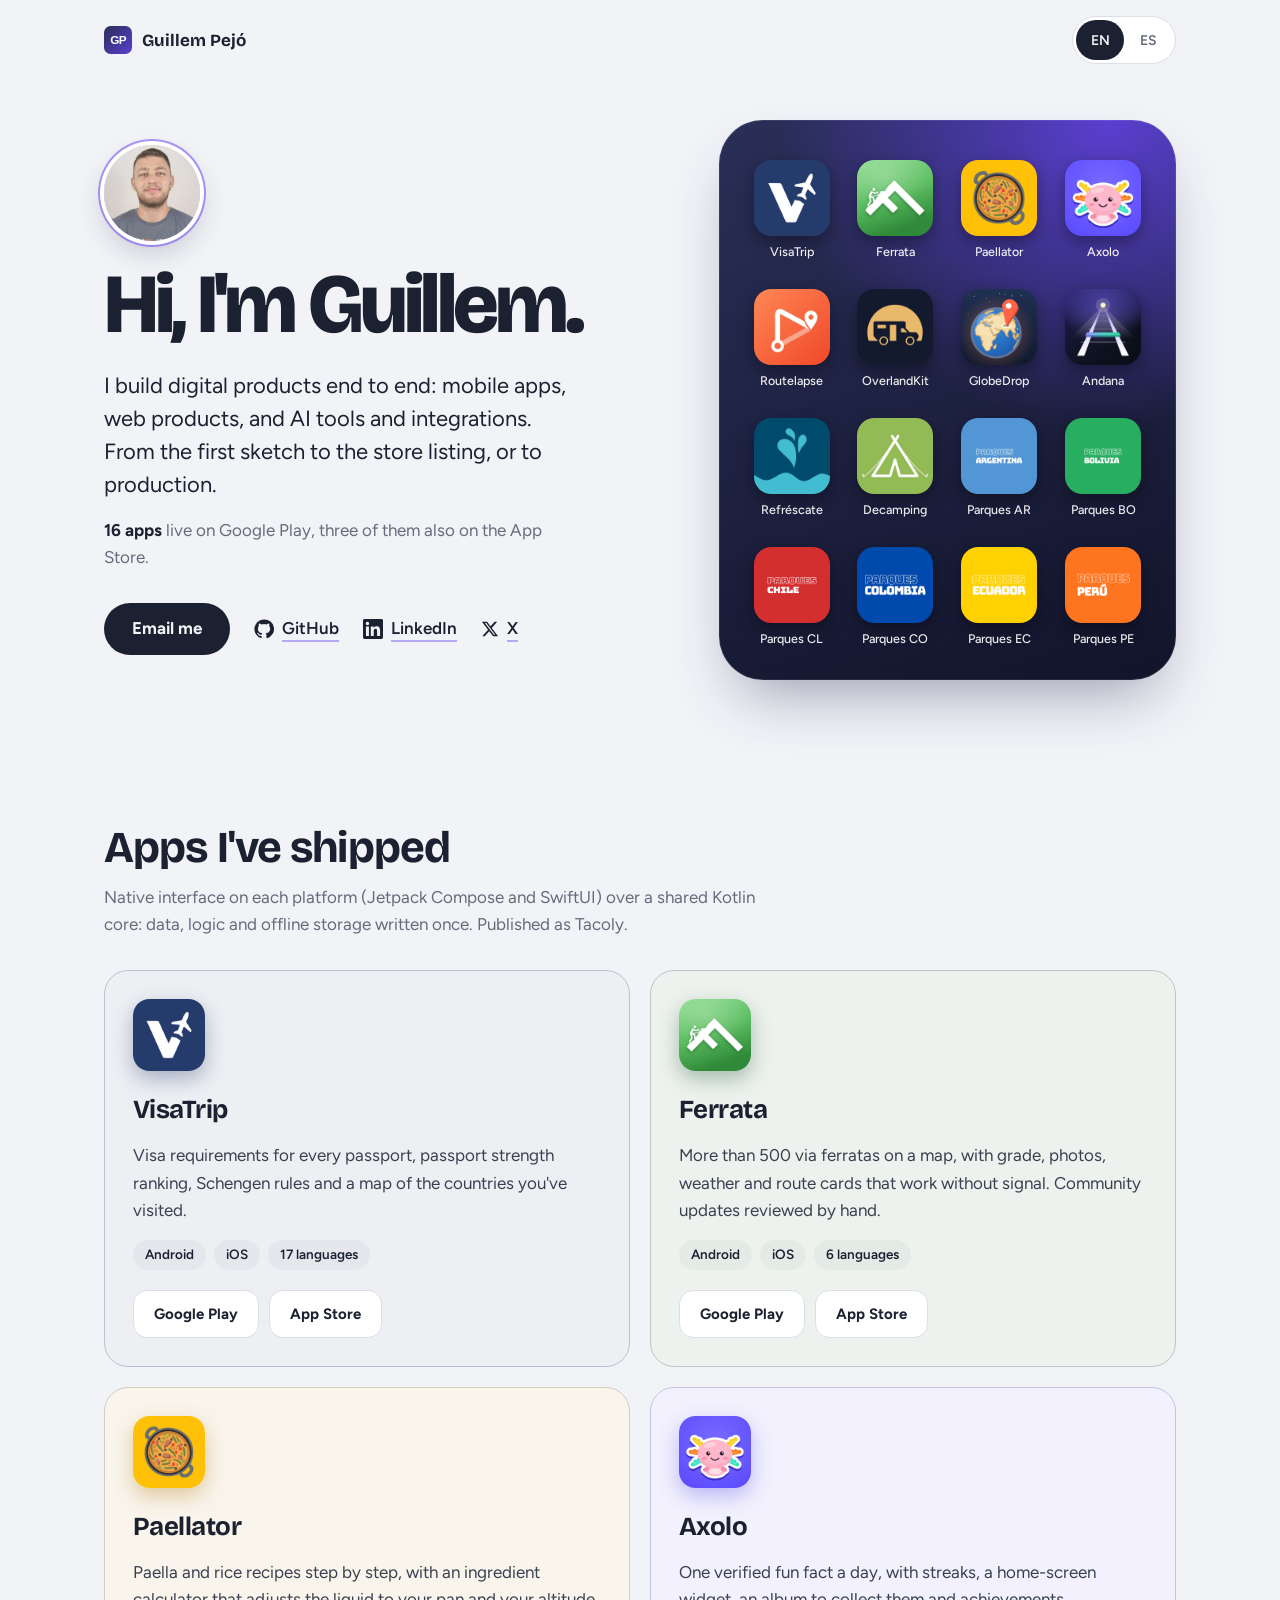
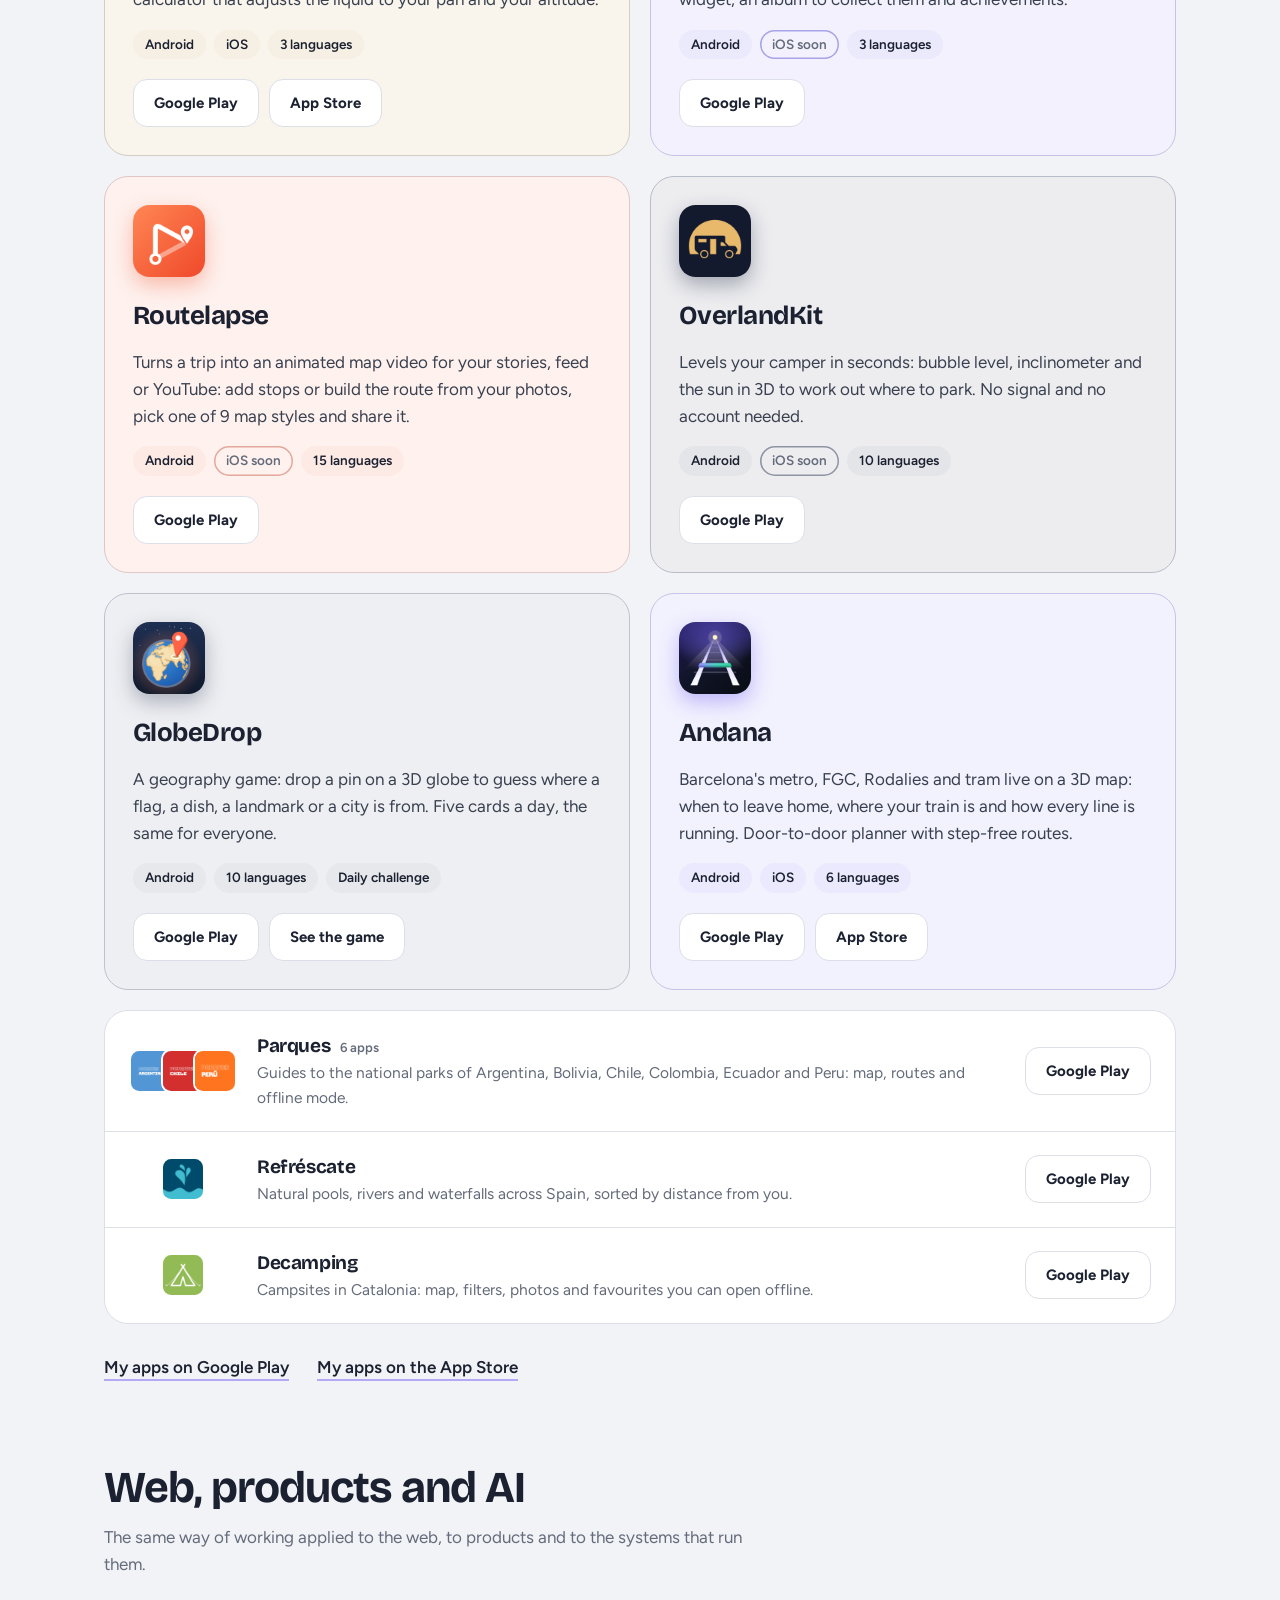
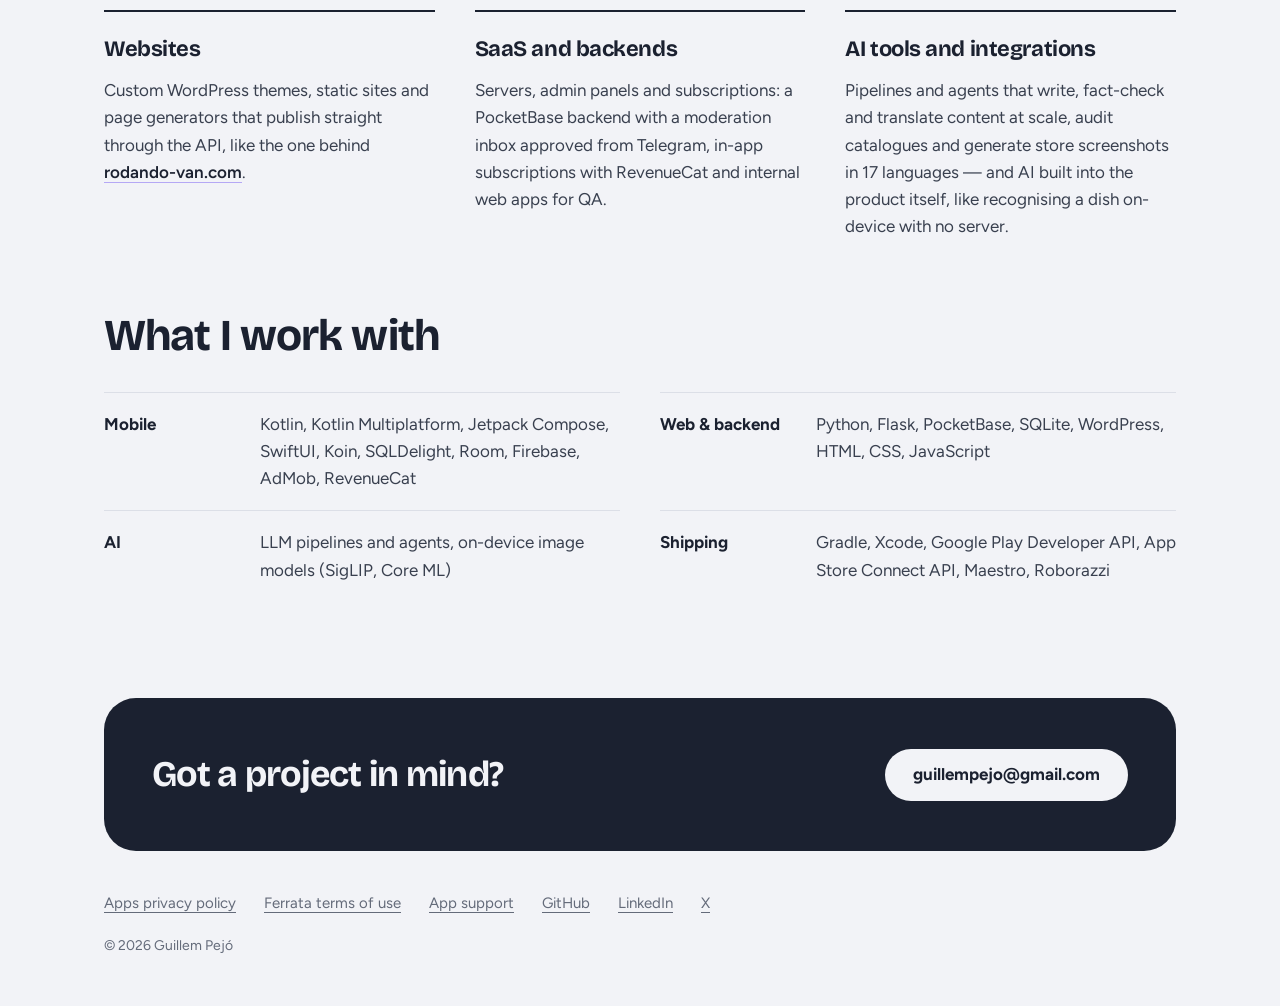
<file: index.html>
<!DOCTYPE html>
<html lang="en" data-lang="en">
<head>
<meta charset="utf-8">
<meta name="viewport" content="width=device-width, initial-scale=1">
<title>Guillem Pejó · Apps, web products and AI tools</title>
<meta name="description" content="Guillem Pejó builds digital products end to end: mobile apps, web products, and AI tools and integrations.">
<meta name="author" content="Guillem Pejó">
<meta property="og:title" content="Guillem Pejó · Apps, web products and AI tools">
<meta property="og:description" content="Digital products end to end: mobile apps, web products, and AI tools and integrations.">
<meta property="og:url" content="https://guillempejo.github.io/">
<meta name="theme-color" content="#F2F3F7" media="(prefers-color-scheme: light)">
<meta name="theme-color" content="#14161D" media="(prefers-color-scheme: dark)">
<link rel="icon" href="img/favicon.svg" type="image/svg+xml">
<link rel="alternate icon" href="img/favicon.ico">
<link rel="preconnect" href="https://fonts.googleapis.com">
<link rel="preconnect" href="https://fonts.gstatic.com" crossorigin>
<link href="https://fonts.googleapis.com/css2?family=Bricolage+Grotesque:opsz,wght@12..96,500..800&family=Figtree:wght@400;500;600;700&display=swap" rel="stylesheet">
<link rel="stylesheet" href="css/site.css">
<script>
  // Idioma antes de pintar: ?lang= > elección guardada > idioma del navegador. Sin JS se ve en inglés.
  (function () {
    var l = null;
    try { l = new URLSearchParams(location.search).get('lang') || localStorage.getItem('lang'); } catch (e) {}
    if (l !== 'es' && l !== 'en') l = (navigator.language || '').slice(0, 2) === 'es' ? 'es' : 'en';
    document.documentElement.setAttribute('data-lang', l);
    document.documentElement.lang = l;
  })();
</script>
</head>
<body>

<header class="bar">
  <a class="bar__name" href="./"><img src="img/favicon.svg" alt="" width="28" height="28"> Guillem Pejó</a>
  <div class="lang" role="group" aria-label="Language / Idioma">
    <button type="button" data-set-lang="en" aria-label="English">EN</button>
    <button type="button" data-set-lang="es" aria-label="Español">ES</button>
  </div>
</header>

<main>
  <section class="hero">
    <div class="hero__text">
      <img class="hero__photo" src="img/guillem.jpg" alt="Guillem Pejó" width="96" height="96">
      <h1><span data-l="en">Hi, I'm Guillem.</span><span data-l="es">Hola, soy Guillem.</span></h1>
      <p class="hero__lead">
        <span data-l="en">I build digital products end to end: mobile apps, web products, and AI tools and integrations. From the first sketch to the store listing, or to production.</span>
        <span data-l="es">Hago productos digitales de principio a fin: apps móviles, productos web y herramientas e integraciones con IA. Del primer boceto a la ficha en la tienda, o a producción.</span>
      </p>
      <p class="hero__facts">
        <span data-l="en"><strong>16 apps</strong> live on Google Play, three of them also on the App Store.</span>
        <span data-l="es"><strong>16 apps</strong> publicadas en Google Play, tres de ellas también en la App Store.</span>
      </p>
      <div class="hero__actions">
        <a class="btn" href="mailto:guillempejo@gmail.com"><span data-l="en">Email me</span><span data-l="es">Escríbeme</span></a>
        <a class="ext" href="https://github.com/GuillemPejo">
          <svg width="20" height="20" viewBox="0 0 24 24" aria-hidden="true"><path fill="currentColor" d="M12 .5a11.5 11.5 0 0 0-3.64 22.41c.58.1.79-.25.79-.56v-2c-3.2.7-3.88-1.37-3.88-1.37-.52-1.33-1.28-1.69-1.28-1.69-1.05-.71.08-.7.08-.7 1.16.08 1.77 1.19 1.77 1.19 1.03 1.77 2.7 1.26 3.36.96.1-.75.4-1.26.73-1.55-2.55-.29-5.24-1.28-5.24-5.69 0-1.26.45-2.29 1.19-3.1-.12-.29-.52-1.46.11-3.05 0 0 .97-.31 3.17 1.18a11 11 0 0 1 5.77 0c2.2-1.49 3.17-1.18 3.17-1.18.63 1.59.23 2.76.11 3.05.74.81 1.19 1.84 1.19 3.1 0 4.42-2.7 5.39-5.26 5.68.41.36.78 1.06.78 2.14v3.17c0 .31.21.67.8.56A11.5 11.5 0 0 0 12 .5Z"/></svg>
          GitHub</a>
        <a class="ext" href="https://www.linkedin.com/in/guillempejo/">
          <svg width="20" height="20" viewBox="0 0 24 24" aria-hidden="true"><path fill="currentColor" d="M20.45 20.45h-3.55v-5.57c0-1.33-.03-3.04-1.85-3.04-1.86 0-2.14 1.45-2.14 2.94v5.67H9.36V9h3.41v1.56h.05c.48-.9 1.64-1.85 3.37-1.85 3.6 0 4.27 2.37 4.27 5.46v6.28ZM5.34 7.43a2.06 2.06 0 1 1 0-4.12 2.06 2.06 0 0 1 0 4.12ZM7.12 20.45H3.56V9h3.56v11.45ZM22.22 0H1.77C.79 0 0 .77 0 1.73v20.54C0 23.23.79 24 1.77 24h20.45c.98 0 1.78-.77 1.78-1.73V1.73C24 .77 23.2 0 22.22 0Z"/></svg>
          LinkedIn</a>
        <a class="ext" href="https://x.com/GuillemPejo">
          <svg width="18" height="18" viewBox="0 0 24 24" aria-hidden="true"><path fill="currentColor" d="M18.24 2.25h3.31l-7.23 8.26 8.5 11.24h-6.66l-5.21-6.82-5.97 6.82H1.67l7.73-8.84L1.25 2.25h6.83l4.71 6.23 5.45-6.23Zm-1.16 17.52h1.83L7.08 4.13H5.12l11.96 15.64Z"/></svg>
          X</a>
      </div>
    </div>

    <!-- La pantalla de inicio con las 16 apps publicadas: el único momento animado de la página -->
    <nav class="home" aria-label="Published apps">
      <ul>
        <li><a href="#visatrip"><img src="img/apps/visatrip.png" alt="" width="96" height="96"><span>VisaTrip</span></a></li>
        <li><a href="#ferrata"><img src="img/apps/ferrata.png" alt="" width="96" height="96"><span>Ferrata</span></a></li>
        <li><a href="#paellator"><img src="img/apps/paellator.png" alt="" width="96" height="96"><span>Paellator</span></a></li>
        <li><a href="#axolo"><img src="img/apps/axolo.png" alt="" width="96" height="96"><span>Axolo</span></a></li>
        <li><a href="#routelapse"><img src="img/apps/routelapse.png" alt="" width="96" height="96"><span>Routelapse</span></a></li>
        <li><a href="#overlandkit"><img src="img/apps/overlandkit.png" alt="" width="96" height="96"><span>OverlandKit</span></a></li>
        <li><a href="#globedrop"><img src="img/apps/globedrop.png" alt="" width="96" height="96"><span>GlobeDrop</span></a></li>
        <li><a href="#andana"><img src="img/apps/andana.png" alt="" width="96" height="96"><span>Andana</span></a></li>
        <li><a href="#refrescate"><img src="img/apps/refrescate.png" alt="" width="96" height="96"><span>Refréscate</span></a></li>
        <li><a href="#decamping"><img src="img/apps/decamping.png" alt="" width="96" height="96"><span>Decamping</span></a></li>
        <li><a href="#parques"><img src="img/apps/parques-ar.png" alt="" width="96" height="96"><span>Parques AR</span></a></li>
        <li><a href="#parques"><img src="img/apps/parques-bo.png" alt="" width="96" height="96"><span>Parques BO</span></a></li>
        <li><a href="#parques"><img src="img/apps/parques-cl.png" alt="" width="96" height="96"><span>Parques CL</span></a></li>
        <li><a href="#parques"><img src="img/apps/parques-co.png" alt="" width="96" height="96"><span>Parques CO</span></a></li>
        <li><a href="#parques"><img src="img/apps/parques-ec.png" alt="" width="96" height="96"><span>Parques EC</span></a></li>
        <li><a href="#parques"><img src="img/apps/parques-pe.png" alt="" width="96" height="96"><span>Parques PE</span></a></li>
      </ul>
    </nav>
  </section>

  <section class="sec" id="apps">
    <header class="sec__head">
      <h2><span data-l="en">Apps I've shipped</span><span data-l="es">Apps que he publicado</span></h2>
      <p>
        <span data-l="en">Native interface on each platform (Jetpack Compose and SwiftUI) over a shared Kotlin core: data, logic and offline storage written once. Published as Tacoly.</span>
        <span data-l="es">Interfaz nativa en cada plataforma (Jetpack Compose y SwiftUI) sobre un núcleo común en Kotlin: datos, lógica y almacenamiento sin conexión escritos una sola vez. Publicadas como Tacoly.</span>
      </p>
    </header>

    <div class="apps">
      <article class="app" id="visatrip" style="--c:#243B6C">
        <img class="app__icon" src="img/apps/visatrip.png" alt="" width="72" height="72">
        <h3>VisaTrip</h3>
        <p>
          <span data-l="en">Visa requirements for every passport, passport strength ranking, Schengen rules and a map of the countries you've visited.</span>
          <span data-l="es">Requisitos de visado para cada pasaporte, fuerza y ranking de pasaportes, normas Schengen y un mapa de los países que has visitado.</span>
        </p>
        <ul class="chips"><li>Android</li><li>iOS</li><li><span data-l="en">17 languages</span><span data-l="es">17 idiomas</span></li></ul>
        <div class="stores">
          <a class="store" href="https://play.google.com/store/apps/details?id=com.tacoly.visatrip&amp;utm_source=guillempejo.github.io&amp;utm_medium=web&amp;utm_campaign=portada">Google Play</a>
          <a class="store" href="https://apps.apple.com/app/id6815483578?pt=129505033&amp;ct=github-io&amp;mt=8">App Store</a>
        </div>
      </article>

      <article class="app" id="ferrata" style="--c:#1F5A2E">
        <img class="app__icon" src="img/apps/ferrata.png" alt="" width="72" height="72">
        <h3>Ferrata</h3>
        <p>
          <span data-l="en">More than 500 via ferratas on a map, with grade, photos, weather and route cards that work without signal. Community updates reviewed by hand.</span>
          <span data-l="es">Más de 500 vías ferratas en un mapa, con nivel, fotos, meteo y fichas que funcionan sin cobertura. Aportaciones de la comunidad revisadas a mano.</span>
        </p>
        <ul class="chips"><li>Android</li><li>iOS</li><li><span data-l="en">6 languages</span><span data-l="es">6 idiomas</span></li></ul>
        <div class="stores">
          <a class="store" href="https://play.google.com/store/apps/details?id=com.tacoly.ferrata&amp;utm_source=guillempejo.github.io&amp;utm_medium=web&amp;utm_campaign=portada">Google Play</a>
          <a class="store" href="https://apps.apple.com/app/id6815478407?pt=129505033&amp;ct=github-io&amp;mt=8">App Store</a>
        </div>
      </article>

      <article class="app" id="paellator" style="--c:#B07A12">
        <img class="app__icon" src="img/apps/paellator.png" alt="" width="72" height="72">
        <h3>Paellator</h3>
        <p>
          <span data-l="en">Paella and rice recipes step by step, with an ingredient calculator that adjusts the liquid to your pan and your altitude.</span>
          <span data-l="es">Recetas de paella y arroces paso a paso, con una calculadora de ingredientes que ajusta el líquido a tu paellera y a tu altitud.</span>
        </p>
        <ul class="chips"><li>Android</li><li>iOS</li><li><span data-l="en">3 languages</span><span data-l="es">3 idiomas</span></li></ul>
        <div class="stores">
          <a class="store" href="https://play.google.com/store/apps/details?id=com.tacoly.paellator&amp;utm_source=guillempejo.github.io&amp;utm_medium=web&amp;utm_campaign=portada">Google Play</a>
          <a class="store" href="https://apps.apple.com/app/id6815477047?pt=129505033&amp;ct=github-io&amp;mt=8">App Store</a>
        </div>
      </article>

      <article class="app" id="axolo" style="--c:#5B4BEA">
        <img class="app__icon" src="img/apps/axolo.png" alt="" width="72" height="72">
        <h3>Axolo</h3>
        <p>
          <span data-l="en">One verified fun fact a day, with streaks, a home-screen widget, an album to collect them and achievements.</span>
          <span data-l="es">Un dato curioso verificado al día, con rachas, widget en la pantalla de inicio, un álbum para coleccionarlos y logros.</span>
        </p>
        <ul class="chips"><li>Android</li><li class="chips__soon"><span data-l="en">iOS soon</span><span data-l="es">iOS pronto</span></li><li><span data-l="en">3 languages</span><span data-l="es">3 idiomas</span></li></ul>
        <div class="stores">
          <a class="store" href="https://play.google.com/store/apps/details?id=com.tacoly.axolo&amp;utm_source=guillempejo.github.io&amp;utm_medium=web&amp;utm_campaign=portada">Google Play</a>
        </div>
      </article>

      <article class="app" id="routelapse" style="--c:#F0532A">
        <img class="app__icon" src="img/apps/routelapse.png" alt="" width="72" height="72">
        <h3>Routelapse</h3>
        <p>
          <span data-l="en">Turns a trip into an animated map video for your stories, feed or YouTube: add stops or build the route from your photos, pick one of 9 map styles and share it.</span>
          <span data-l="es">Convierte un viaje en un vídeo con el mapa animado para tus stories, el feed o YouTube: añade paradas o crea la ruta desde tus fotos, elige uno de los 9 estilos de mapa y compártelo.</span>
        </p>
        <ul class="chips"><li>Android</li><li class="chips__soon"><span data-l="en">iOS soon</span><span data-l="es">iOS pronto</span></li><li><span data-l="en">15 languages</span><span data-l="es">15 idiomas</span></li></ul>
        <div class="stores">
          <a class="store" href="https://play.google.com/store/apps/details?id=com.tacoly.routelapse&amp;utm_source=guillempejo.github.io&amp;utm_medium=web&amp;utm_campaign=portada">Google Play</a>
        </div>
      </article>

      <article class="app" id="overlandkit" style="--c:#1A2440">
        <img class="app__icon" src="img/apps/overlandkit.png" alt="" width="72" height="72">
        <h3>OverlandKit</h3>
        <p>
          <span data-l="en">Levels your camper in seconds: bubble level, inclinometer and the sun in 3D to work out where to park. No signal and no account needed.</span>
          <span data-l="es">Nivela tu camper en segundos: nivel de burbuja, inclinómetro y el sol en 3D para decidir dónde aparcar. Sin cobertura y sin cuenta.</span>
        </p>
        <ul class="chips"><li>Android</li><li class="chips__soon"><span data-l="en">iOS soon</span><span data-l="es">iOS pronto</span></li><li><span data-l="en">10 languages</span><span data-l="es">10 idiomas</span></li></ul>
        <div class="stores">
          <a class="store" href="https://play.google.com/store/apps/details?id=com.tacoly.overlandkit&amp;utm_source=guillempejo.github.io&amp;utm_medium=web&amp;utm_campaign=portada">Google Play</a>
        </div>
      </article>

      <article class="app" id="globedrop" style="--c:#2D3C58">
        <img class="app__icon" src="img/apps/globedrop.png" alt="" width="72" height="72">
        <h3>GlobeDrop</h3>
        <p>
          <span data-l="en">A geography game: drop a pin on a 3D globe to guess where a flag, a dish, a landmark or a city is from. Five cards a day, the same for everyone.</span>
          <span data-l="es">Un juego de geografía: suelta una chincheta en un globo 3D para adivinar de dónde es una bandera, un plato, un monumento o una ciudad. Cinco cartas al día, las mismas para todos.</span>
        </p>
        <ul class="chips"><li>Android</li><li><span data-l="en">10 languages</span><span data-l="es">10 idiomas</span></li><li><span data-l="en">Daily challenge</span><span data-l="es">Reto diario</span></li></ul>
        <div class="stores">
          <a class="store" href="https://play.google.com/store/apps/details?id=com.tacoly.globedrop&amp;utm_source=guillempejo.github.io&amp;utm_medium=web&amp;utm_campaign=portada">Google Play</a>
          <a class="store" href="globedrop/"><span data-l="en">See the game</span><span data-l="es">Ver el juego</span></a>
        </div>
      </article>

      <!-- Andana: Google Play el 5-nov-2026; App Store aprobada el 22-nov-2026 -->
      <article class="app" id="andana" style="--c:#5B4BF0">
        <img class="app__icon" src="img/apps/andana.png" alt="" width="72" height="72">
        <h3>Andana</h3>
        <p>
          <span data-l="en">Barcelona's metro, FGC, Rodalies and tram live on a 3D map: when to leave home, where your train is and how every line is running. Door-to-door planner with step-free routes.</span>
          <span data-l="es">El metro, FGC, Rodalies y el tram de Barcelona en directo en un mapa 3D: cuándo salir de casa, dónde está tu tren y cómo va cada línea. Planificador puerta a puerta con rutas accesibles.</span>
        </p>
        <ul class="chips"><li>Android</li><li>iOS</li><li><span data-l="en">6 languages</span><span data-l="es">6 idiomas</span></li></ul>
        <div class="stores">
          <a class="store" href="https://play.google.com/store/apps/details?id=com.tacoly.andana&amp;utm_source=guillempejo.github.io&amp;utm_medium=web&amp;utm_campaign=portada">Google Play</a>
          <a class="store" href="https://apps.apple.com/app/id6826016254?pt=129505033&amp;ct=github-io&amp;mt=8">App Store</a>
        </div>
      </article>
    </div>

    <ul class="more">
      <li id="parques">
        <span class="more__icons" aria-hidden="true"><img src="img/apps/parques-ar.png" alt="" width="40" height="40"><img src="img/apps/parques-cl.png" alt="" width="40" height="40"><img src="img/apps/parques-pe.png" alt="" width="40" height="40"></span>
        <div>
          <h3>Parques <span class="count">6 apps</span></h3>
          <p>
            <span data-l="en">Guides to the national parks of Argentina, Bolivia, Chile, Colombia, Ecuador and Peru: map, routes and offline mode.</span>
            <span data-l="es">Guías de los parques nacionales de Argentina, Bolivia, Chile, Colombia, Ecuador y Perú: mapa, rutas y modo sin conexión.</span>
          </p>
        </div>
        <a class="store" href="https://play.google.com/store/apps/dev?id=5014608691159905150&amp;utm_source=guillempejo.github.io&amp;utm_medium=web&amp;utm_campaign=portada">Google Play</a>
      </li>
      <li id="refrescate">
        <span class="more__icons" aria-hidden="true"><img src="img/apps/refrescate.png" alt="" width="40" height="40"></span>
        <div>
          <h3>Refréscate</h3>
          <p>
            <span data-l="en">Natural pools, rivers and waterfalls across Spain, sorted by distance from you.</span>
            <span data-l="es">Piscinas naturales, pozas, ríos y cascadas de toda España, ordenadas por cercanía.</span>
          </p>
        </div>
        <a class="store" href="https://play.google.com/store/apps/details?id=com.tacoly.refrescat&amp;utm_source=guillempejo.github.io&amp;utm_medium=web&amp;utm_campaign=portada">Google Play</a>
      </li>
      <li id="decamping">
        <span class="more__icons" aria-hidden="true"><img src="img/apps/decamping.png" alt="" width="40" height="40"></span>
        <div>
          <h3>Decamping</h3>
          <p>
            <span data-l="en">Campsites in Catalonia: map, filters, photos and favourites you can open offline.</span>
            <span data-l="es">Campings de Cataluña: mapa, filtros, fotos y favoritos que se abren sin conexión.</span>
          </p>
        </div>
        <a class="store" href="https://play.google.com/store/apps/details?id=com.tacoly.decamping&amp;utm_source=guillempejo.github.io&amp;utm_medium=web&amp;utm_campaign=portada">Google Play</a>
      </li>
    </ul>

    <p class="sec__links">
      <a class="ext" href="https://play.google.com/store/apps/dev?id=5014608691159905150&amp;utm_source=guillempejo.github.io&amp;utm_medium=web&amp;utm_campaign=portada"><span data-l="en">My apps on Google Play</span><span data-l="es">Mis apps en Google Play</span></a>
      <a class="ext" href="https://apps.apple.com/developer/id6815477049"><span data-l="en">My apps on the App Store</span><span data-l="es">Mis apps en la App Store</span></a>
    </p>
  </section>

  <section class="sec" id="beyond">
    <header class="sec__head">
      <h2><span data-l="en">Web, products and AI</span><span data-l="es">Web, productos e IA</span></h2>
      <p>
        <span data-l="en">The same way of working applied to the web, to products and to the systems that run them.</span>
        <span data-l="es">La misma forma de trabajar, aplicada a la web, a los productos y a los sistemas que los mueven.</span>
      </p>
    </header>
    <div class="beyond">
      <div>
        <h3><span data-l="en">Websites</span><span data-l="es">Webs</span></h3>
        <p>
          <span data-l="en">Custom WordPress themes, static sites and page generators that publish straight through the API, like the one behind <a href="https://rodando-van.com/">rodando-van.com</a>.</span>
          <span data-l="es">Temas de WordPress a medida, webs estáticas y generadores de páginas que publican directamente por la API, como el de <a href="https://rodando-van.com/">rodando-van.com</a>.</span>
        </p>
      </div>
      <div>
        <h3><span data-l="en">SaaS and backends</span><span data-l="es">SaaS y backends</span></h3>
        <p>
          <span data-l="en">Servers, admin panels and subscriptions: a PocketBase backend with a moderation inbox approved from Telegram, in-app subscriptions with RevenueCat and internal web apps for QA.</span>
          <span data-l="es">Servidores, paneles de administración y suscripciones: un backend en PocketBase con bandeja de moderación que se aprueba desde Telegram, suscripciones con RevenueCat y webs internas para QA.</span>
        </p>
      </div>
      <div>
        <h3><span data-l="en">AI tools and integrations</span><span data-l="es">Herramientas e integraciones con IA</span></h3>
        <p>
          <span data-l="en">Pipelines and agents that write, fact-check and translate content at scale, audit catalogues and generate store screenshots in 17 languages — and AI built into the product itself, like recognising a dish on-device with no server.</span>
          <span data-l="es">Procesos y agentes que redactan, verifican y traducen contenido a escala, auditan catálogos y generan capturas de tienda en 17 idiomas; e IA dentro del propio producto, como reconocer un plato en el móvil sin servidor.</span>
        </p>
      </div>
    </div>
  </section>

  <section class="sec" id="stack">
    <header class="sec__head">
      <h2><span data-l="en">What I work with</span><span data-l="es">Con qué trabajo</span></h2>
    </header>
    <dl class="stack">
      <div><dt><span data-l="en">Mobile</span><span data-l="es">Móvil</span></dt><dd>Kotlin, Kotlin Multiplatform, Jetpack Compose, SwiftUI, Koin, SQLDelight, Room, Firebase, AdMob, RevenueCat</dd></div>
      <div><dt>Web &amp; backend</dt><dd>Python, Flask, PocketBase, SQLite, WordPress, HTML, CSS, JavaScript</dd></div>
      <div><dt><span data-l="en">AI</span><span data-l="es">IA</span></dt><dd><span data-l="en">LLM pipelines and agents, on-device image models (SigLIP, Core ML)</span><span data-l="es">Procesos y agentes con LLM, modelos de imagen dentro del móvil (SigLIP, Core ML)</span></dd></div>
      <div><dt><span data-l="en">Shipping</span><span data-l="es">Publicación</span></dt><dd>Gradle, Xcode, Google Play Developer API, App Store Connect API, Maestro, Roborazzi</dd></div>
    </dl>
  </section>
</main>

<footer class="foot">
  <div class="foot__contact">
    <h2><span data-l="en">Got a project in mind?</span><span data-l="es">¿Tienes un proyecto en mente?</span></h2>
    <a class="btn" href="mailto:guillempejo@gmail.com">guillempejo@gmail.com</a>
  </div>
  <div class="foot__links">
    <a href="apps-privacy/"><span data-l="en">Apps privacy policy</span><span data-l="es">Política de privacidad de las apps</span></a>
    <a href="terminos-ferrata/"><span data-l="en">Ferrata terms of use</span><span data-l="es">Términos de uso de Ferrata</span></a>
    <a href="mailto:tacolyapps@gmail.com"><span data-l="en">App support</span><span data-l="es">Soporte de las apps</span></a>
    <a href="https://github.com/GuillemPejo">GitHub</a>
    <a href="https://www.linkedin.com/in/guillempejo/">LinkedIn</a>
    <a href="https://x.com/GuillemPejo">X</a>
  </div>
  <p class="foot__small">© 2026 Guillem Pejó</p>
</footer>

<script src="js/site.js"></script>
</body>
</html>
</file>
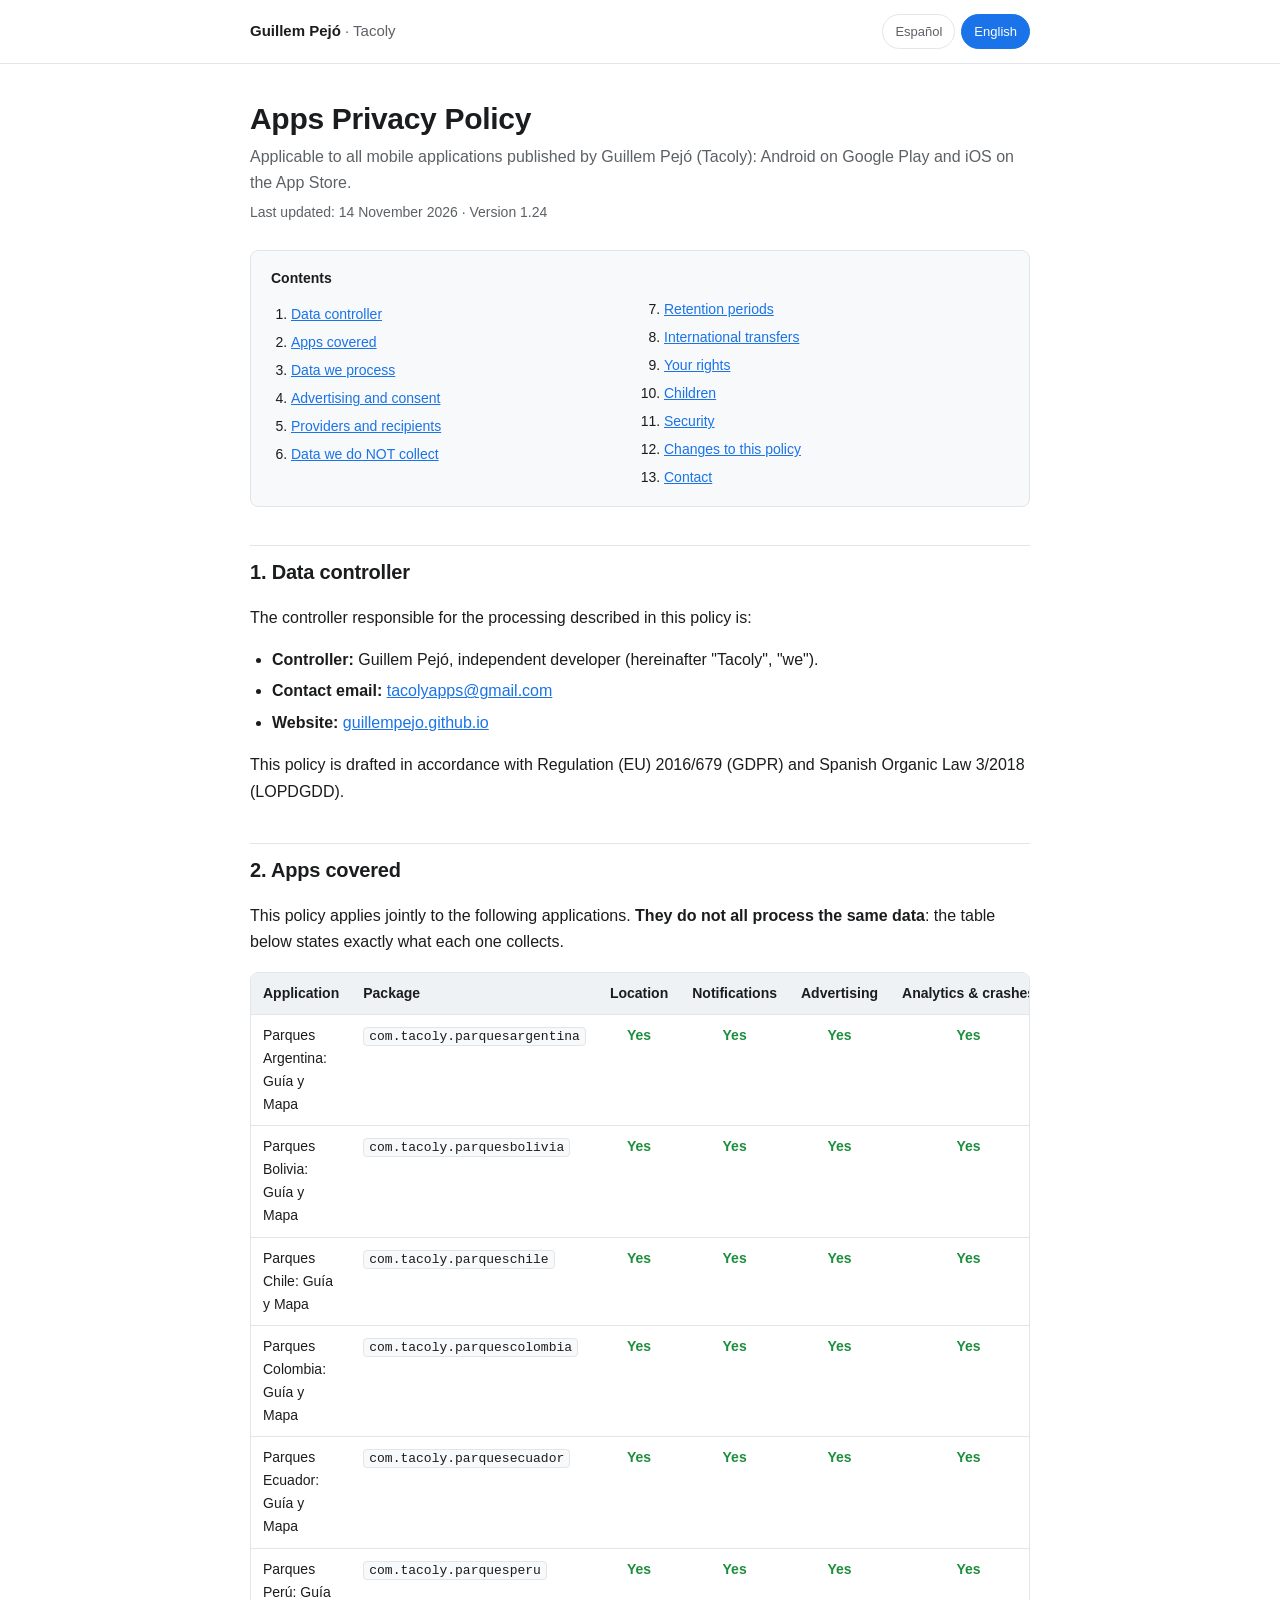
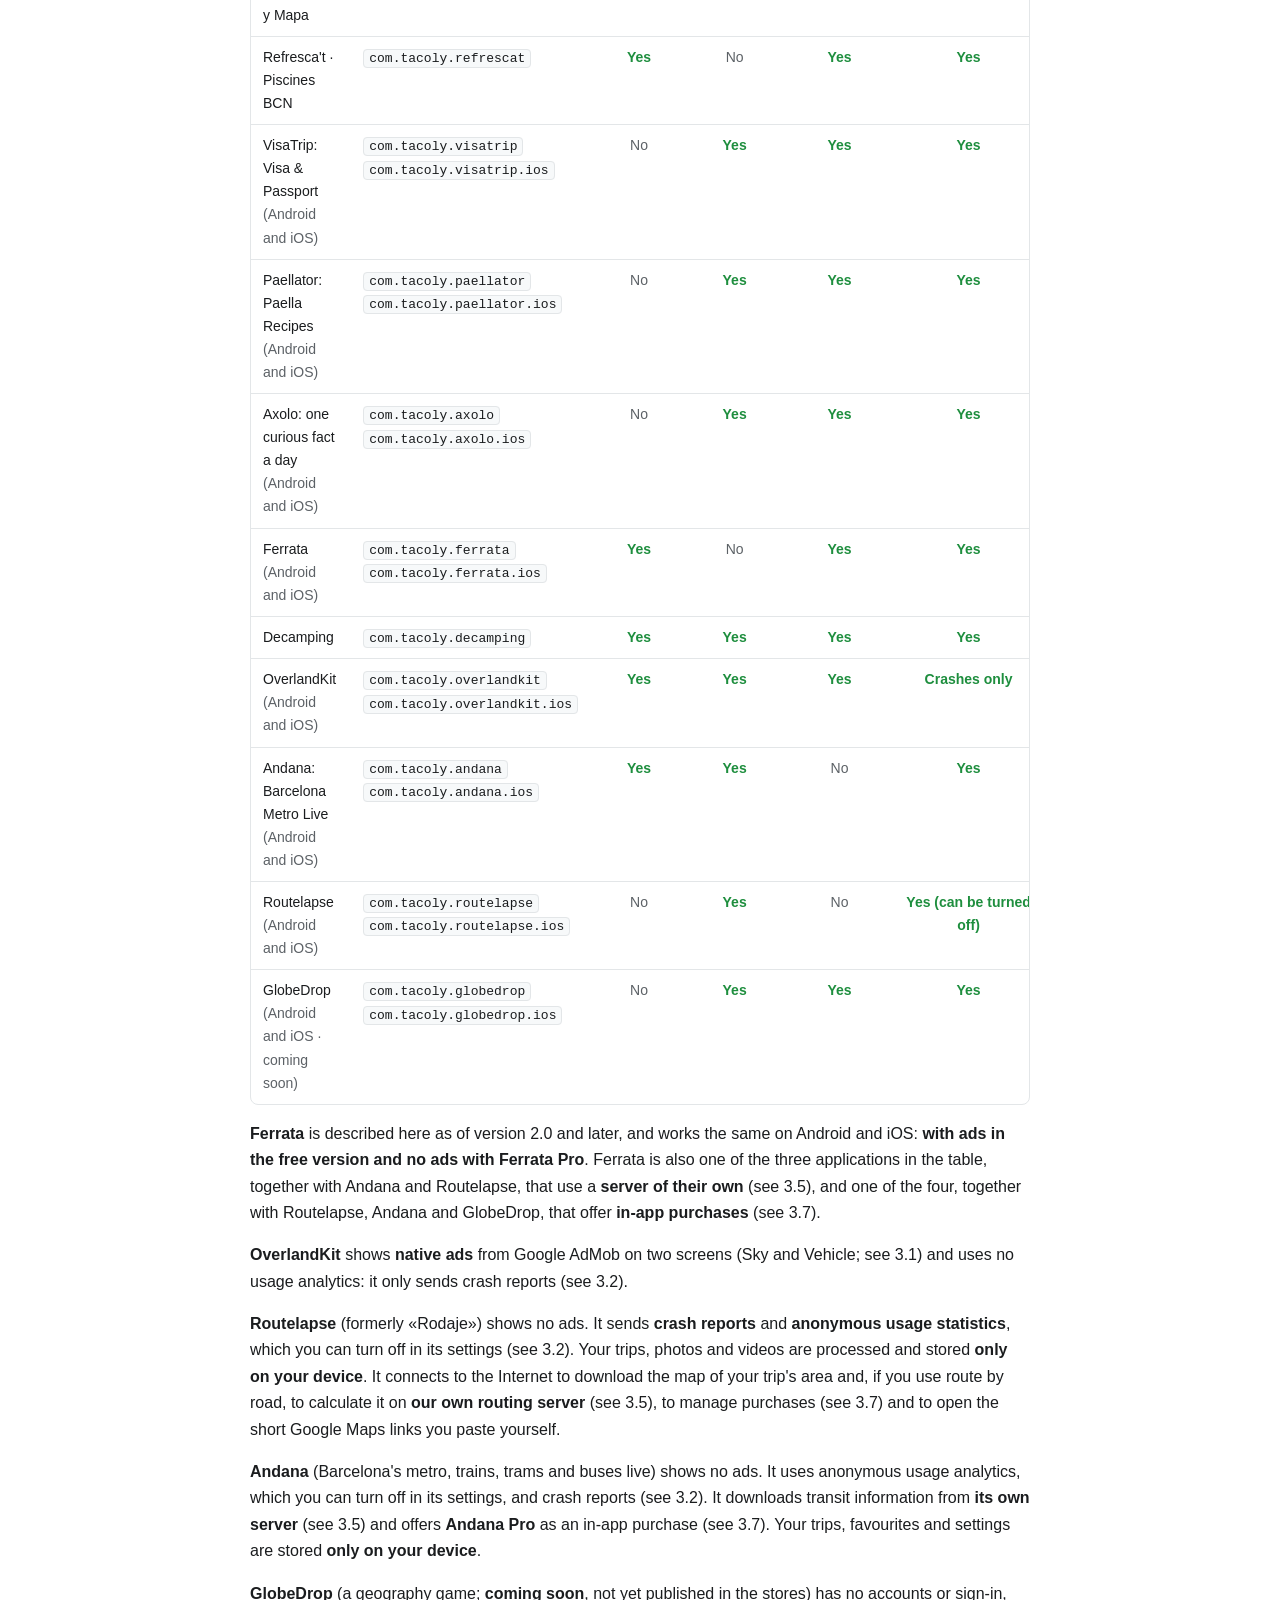
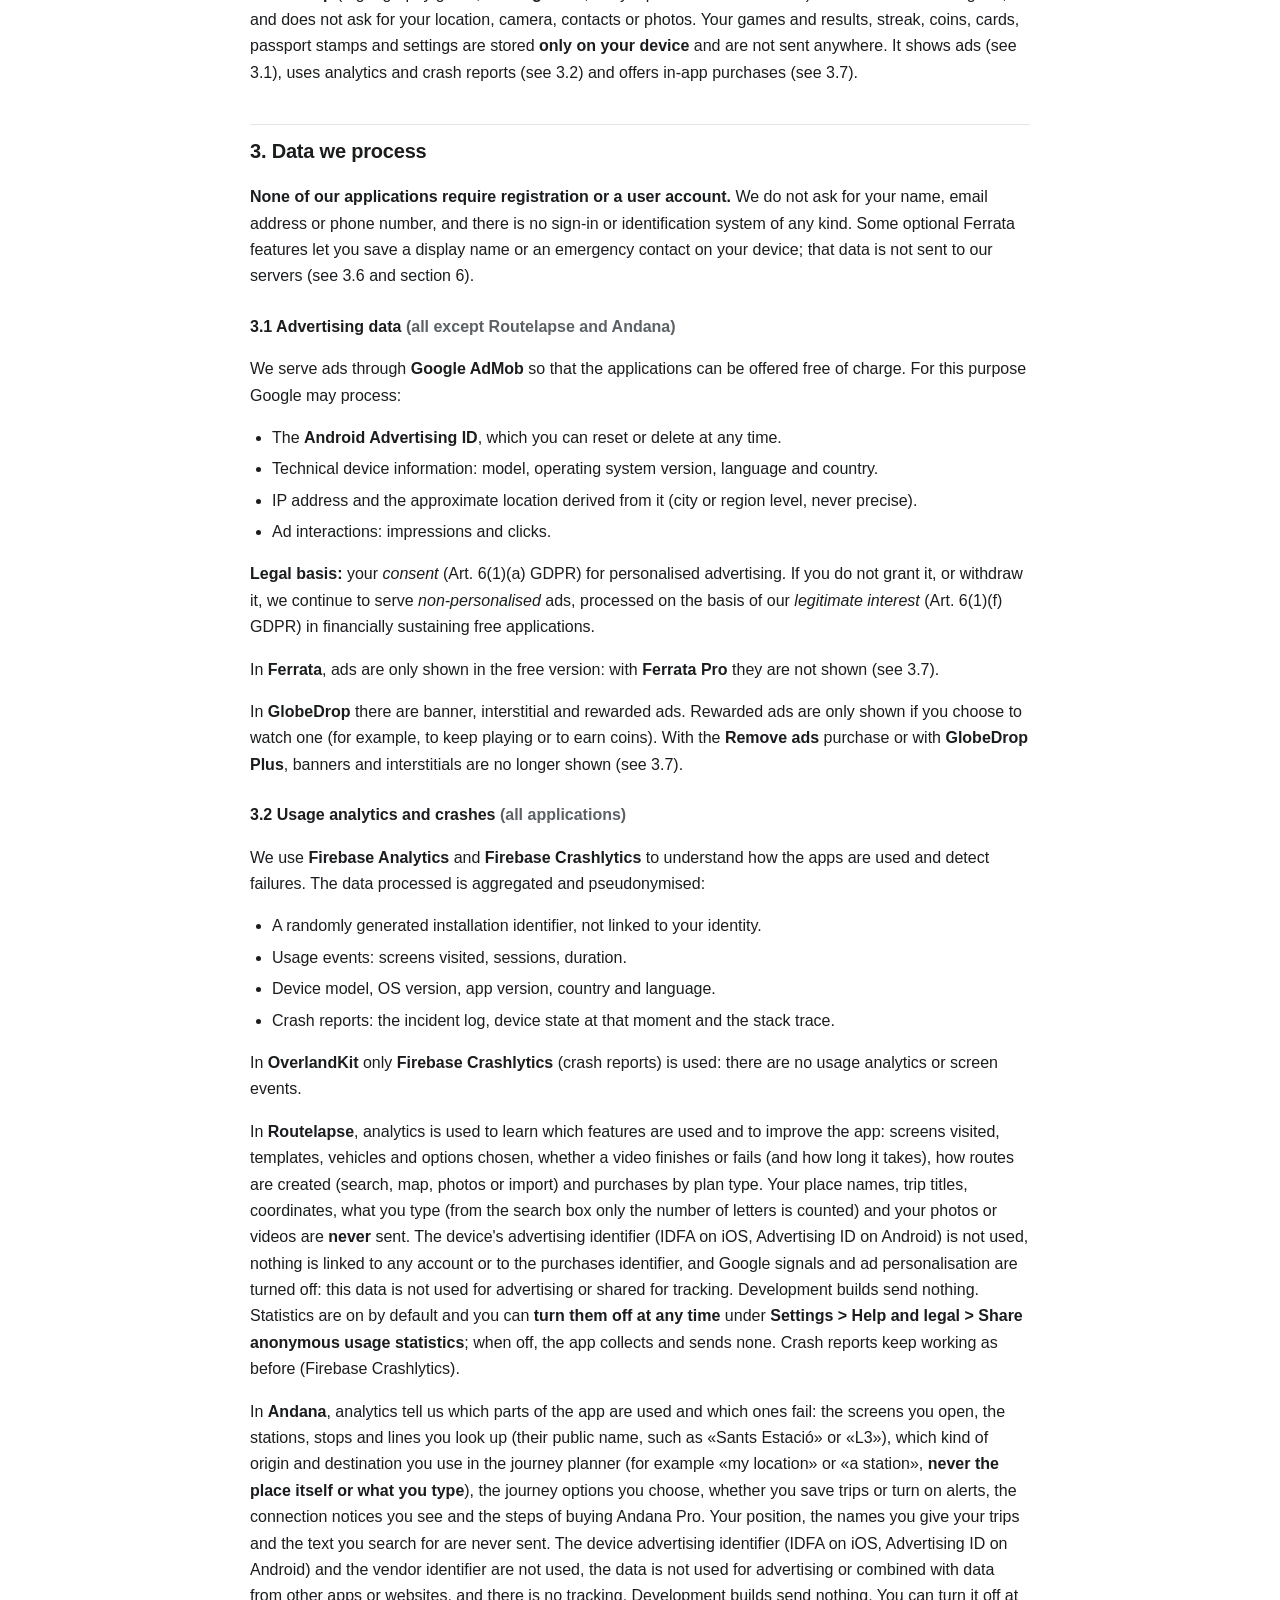
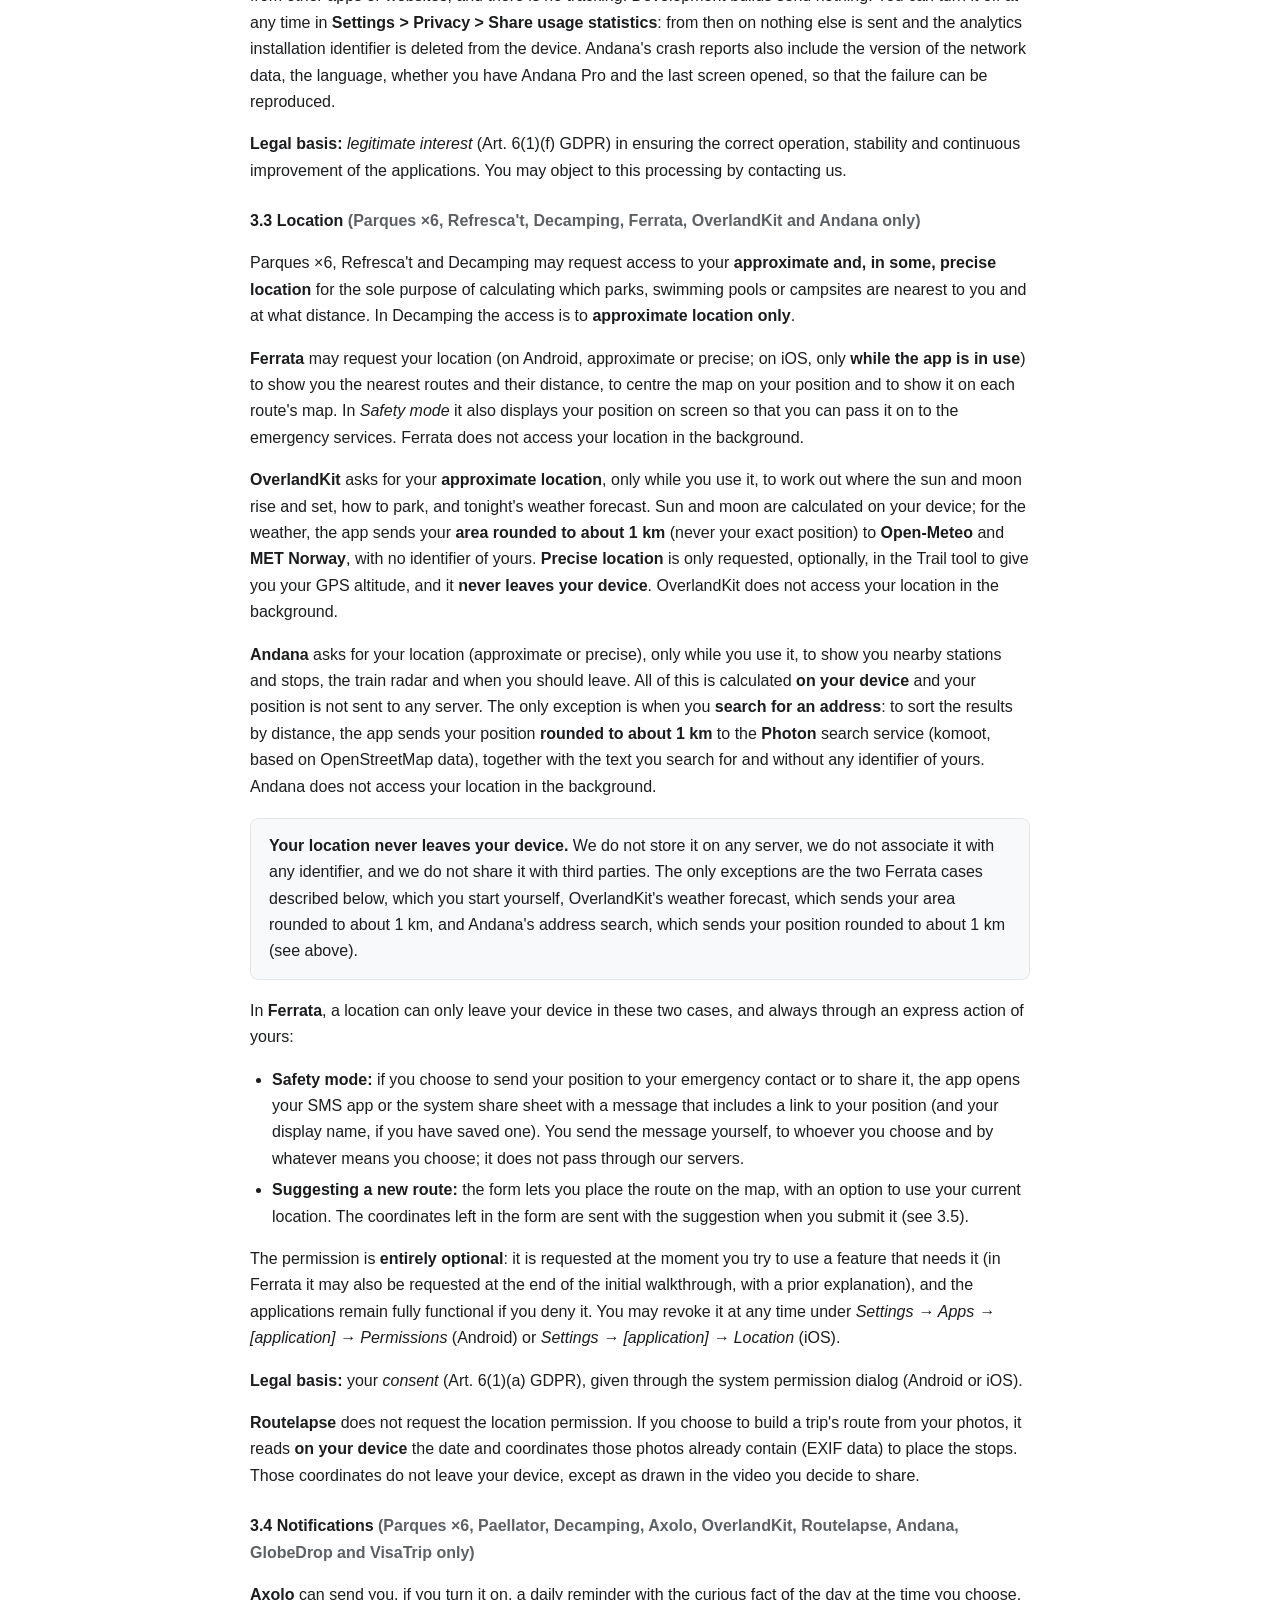
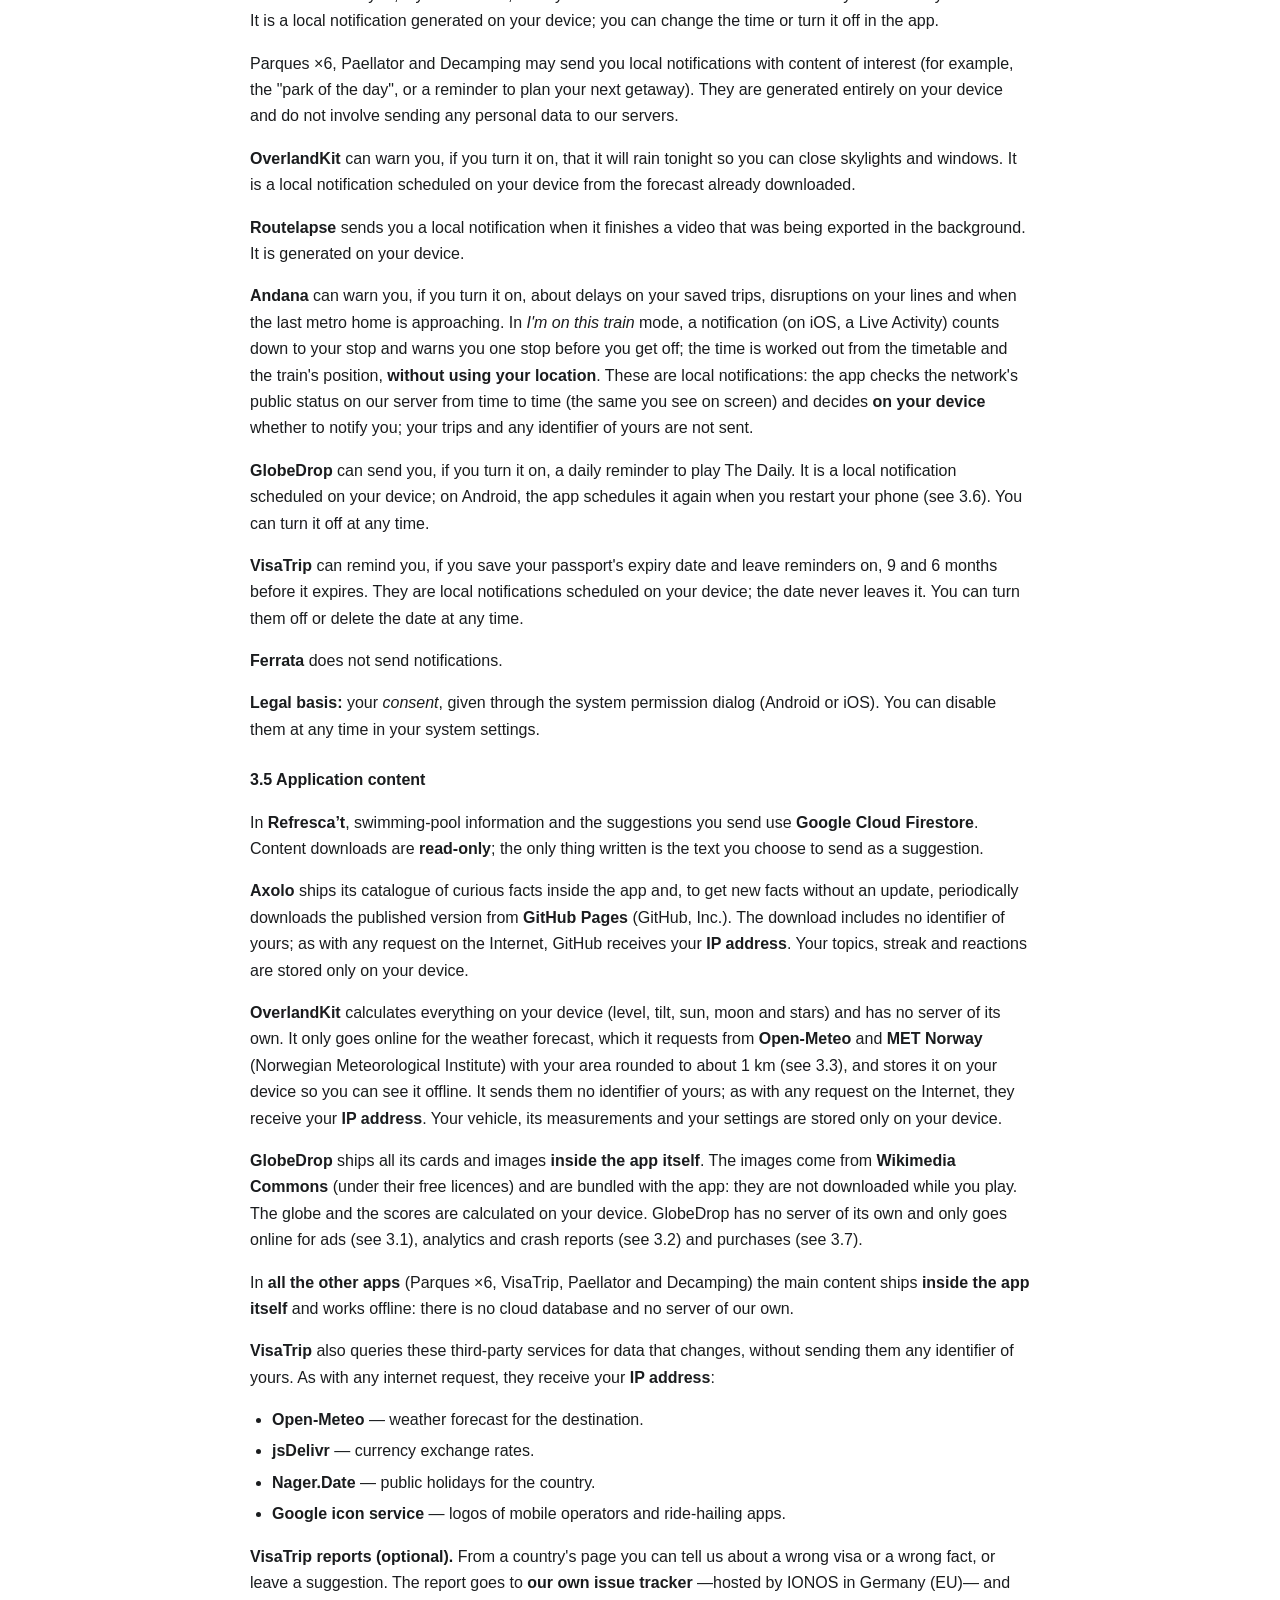
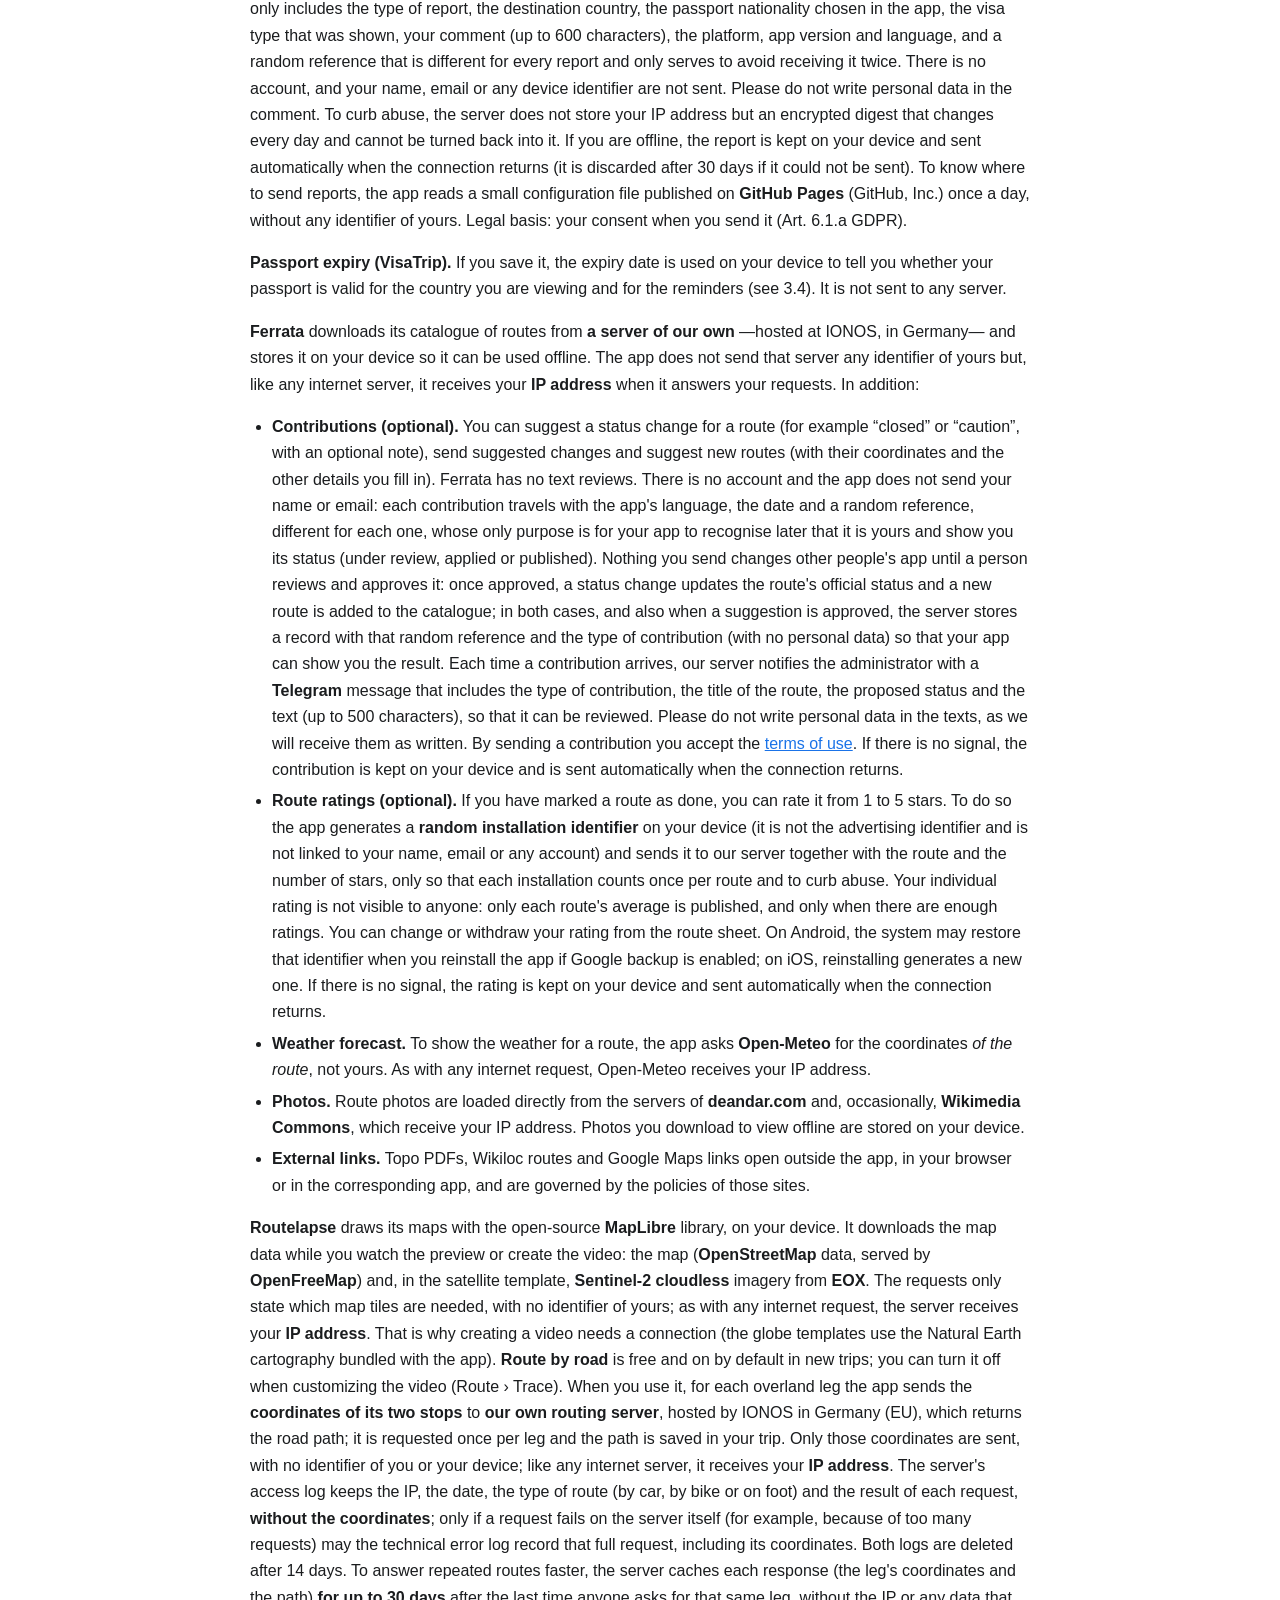
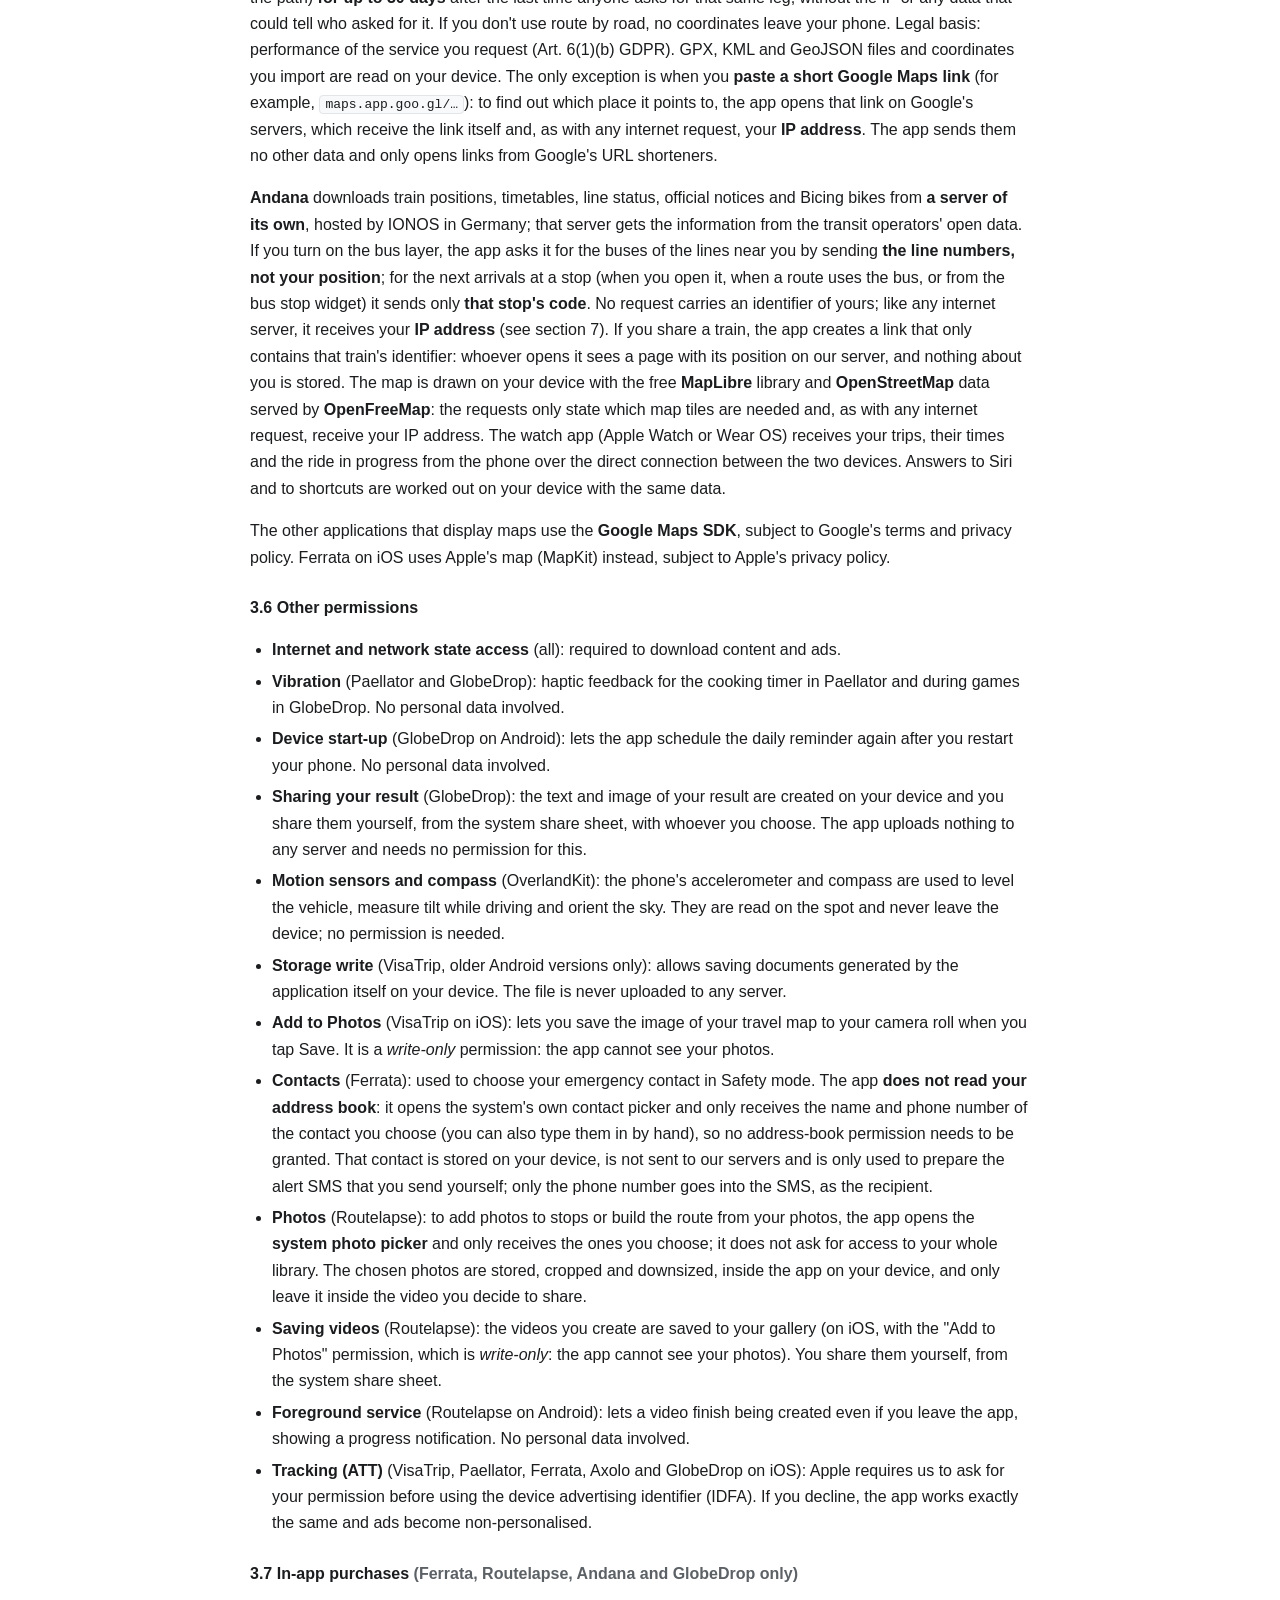
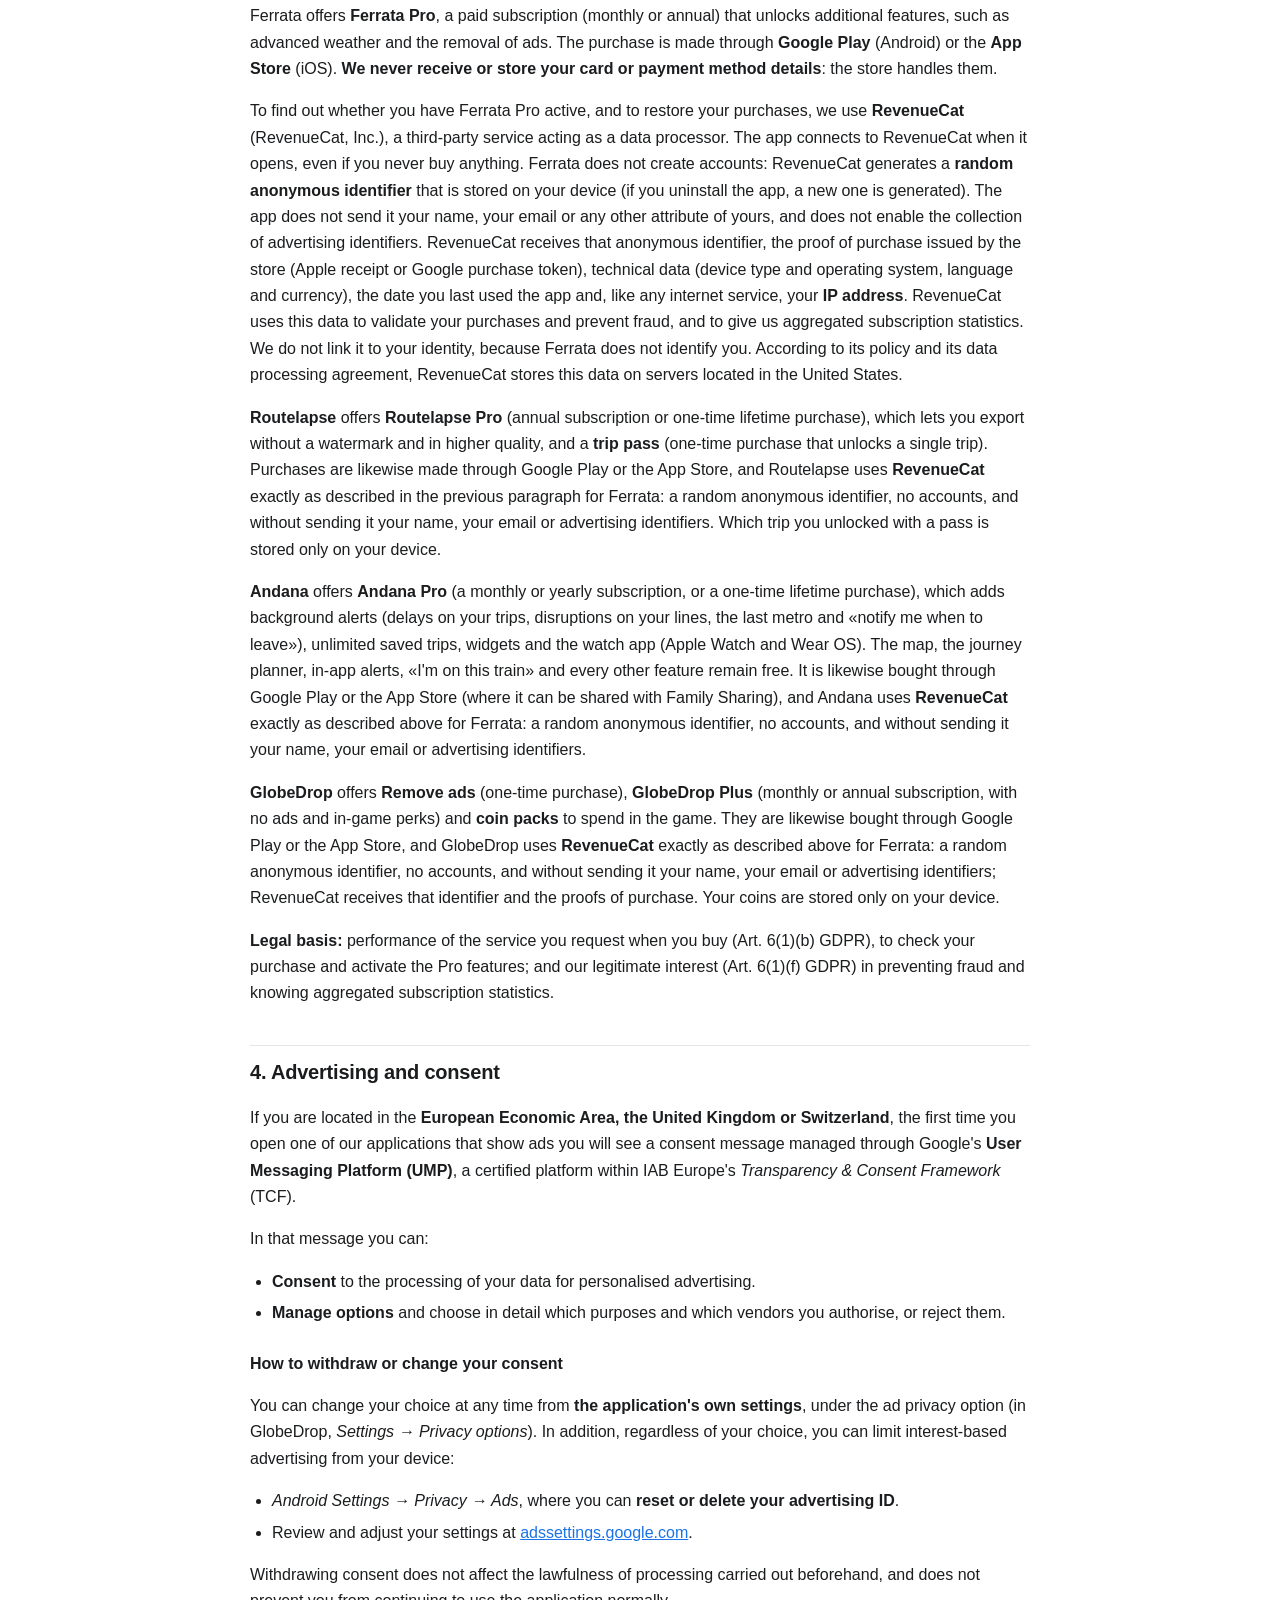
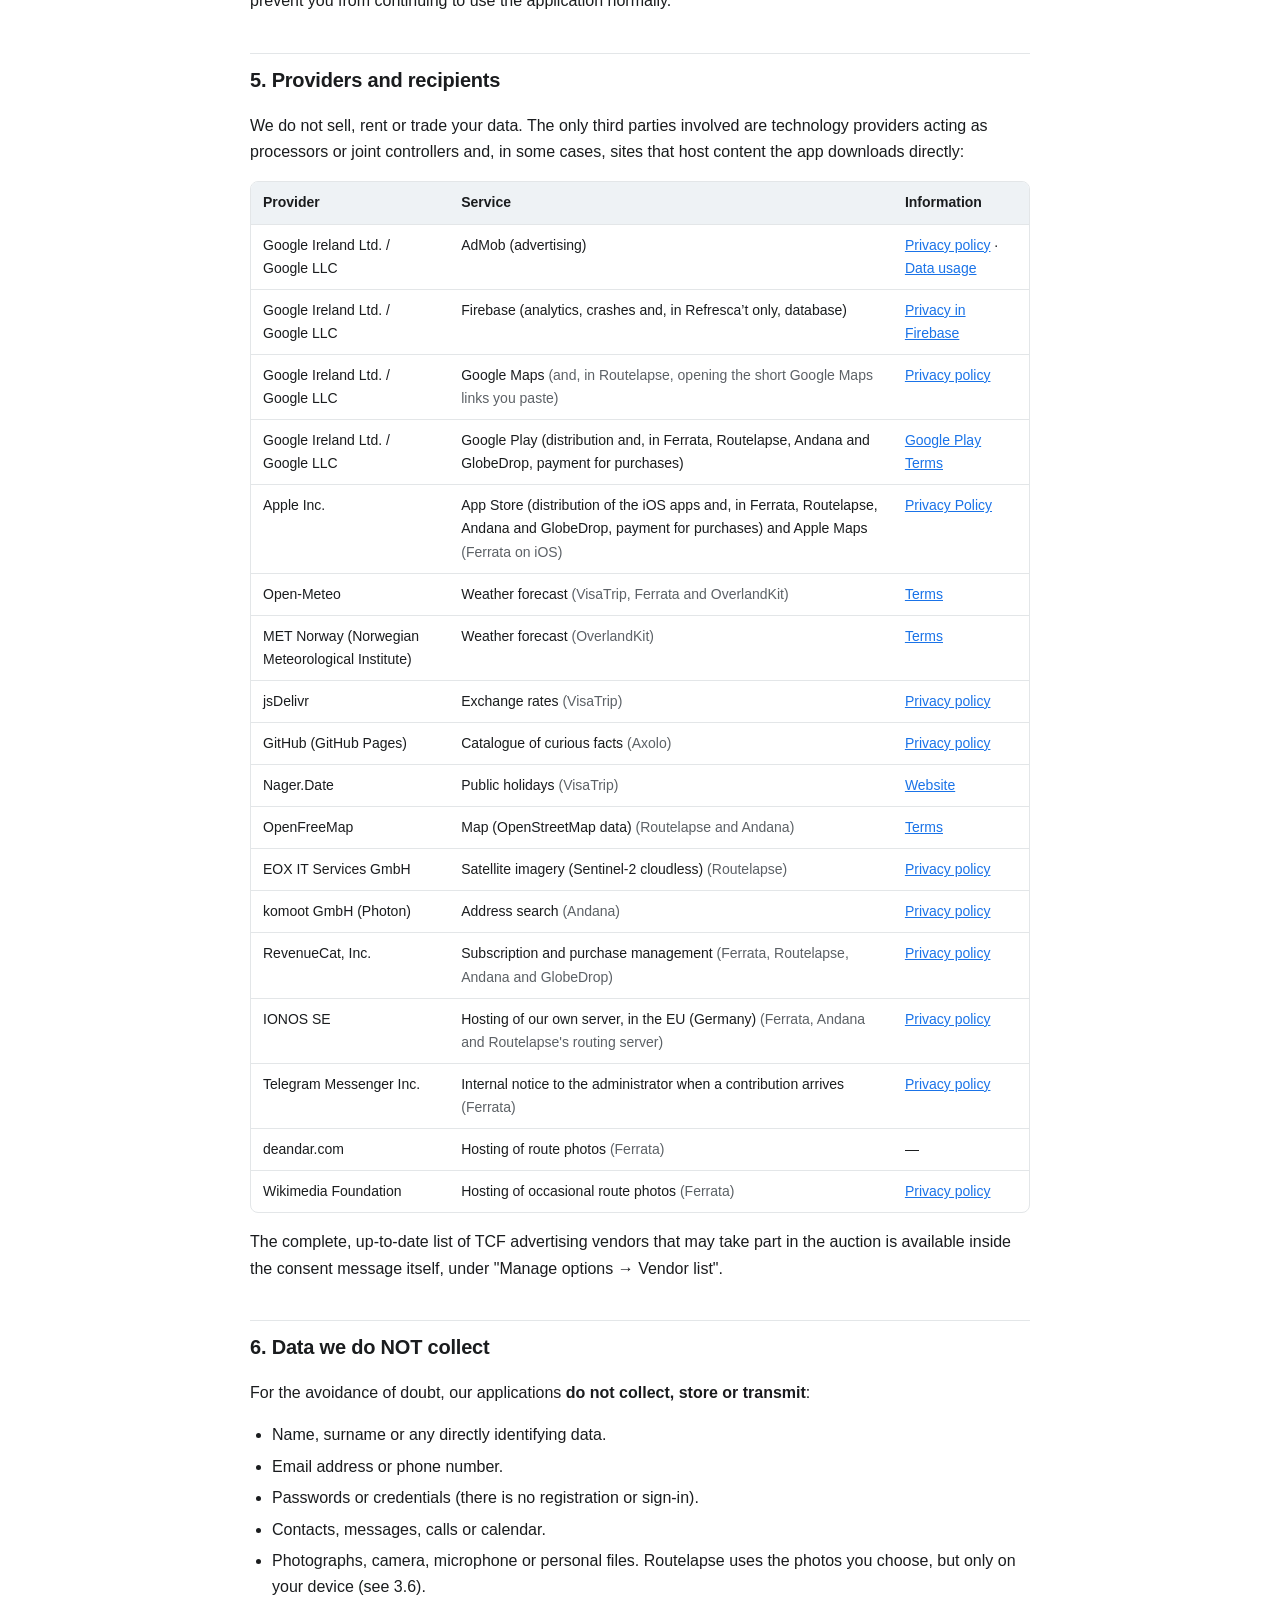
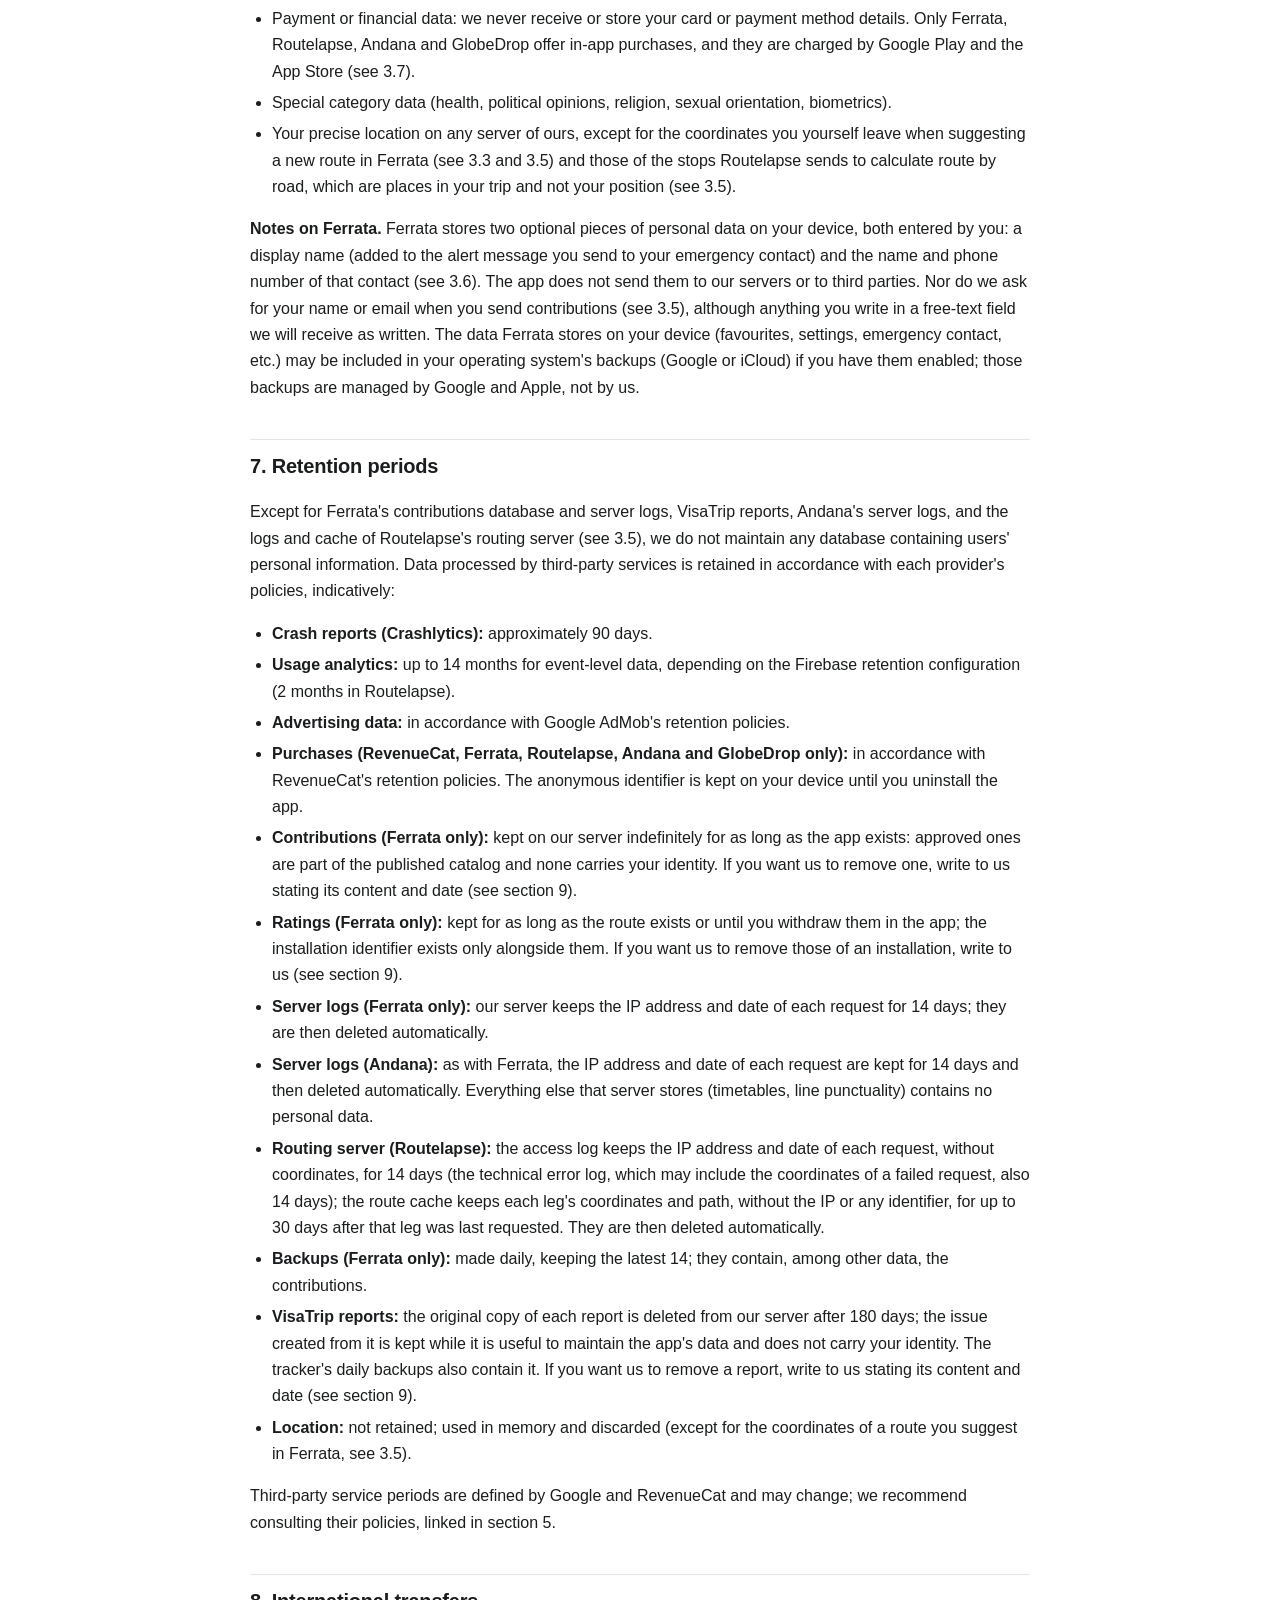
<file: apps-privacy/index.html>
<!DOCTYPE html>
<html lang="es">
<head>
<meta charset="utf-8">
<meta name="viewport" content="width=device-width, initial-scale=1">
<title>Política de Privacidad de las Aplicaciones · Guillem Pejó</title>
<meta name="description" content="Política de privacidad aplicable a las aplicaciones móviles publicadas por Guillem Pejó (Tacoly) en Google Play y la App Store.">
<meta name="author" content="Guillem Pejó">
<meta name="robots" content="index, follow">
<link rel="shortcut icon" href="../img/favicon.ico">
<style>
:root{
  --bg:#ffffff; --fg:#1a1c1e; --muted:#5c6166; --line:#e3e6e8;
  --accent:#1a73e8; --card:#f7f9fa; --thead:#eef2f5; --warn-bg:#fff8e6; --warn-line:#f0c36d;
}
@media (prefers-color-scheme: dark){
  :root{
    --bg:#121417; --fg:#e6e9ec; --muted:#9aa2aa; --line:#2a2f35;
    --accent:#7cb0f5; --card:#181b1f; --thead:#1e2228; --warn-bg:#2a2416; --warn-line:#6b5722;
  }
}
:root[data-theme="dark"]{
  --bg:#121417; --fg:#e6e9ec; --muted:#9aa2aa; --line:#2a2f35;
  --accent:#7cb0f5; --card:#181b1f; --thead:#1e2228; --warn-bg:#2a2416; --warn-line:#6b5722;
}
:root[data-theme="light"]{
  --bg:#ffffff; --fg:#1a1c1e; --muted:#5c6166; --line:#e3e6e8;
  --accent:#1a73e8; --card:#f7f9fa; --thead:#eef2f5; --warn-bg:#fff8e6; --warn-line:#f0c36d;
}
*{box-sizing:border-box}
body{
  margin:0; background:var(--bg); color:var(--fg);
  font-family:-apple-system,BlinkMacSystemFont,"Segoe UI",Roboto,"Helvetica Neue",Arial,sans-serif;
  font-size:16px; line-height:1.65; -webkit-text-size-adjust:100%;
}
.wrap{max-width:820px; margin:0 auto; padding:0 20px 80px}
header.top{
  border-bottom:1px solid var(--line); background:var(--bg);
  position:sticky; top:0; z-index:10; padding:14px 0;
}
.top-inner{max-width:820px; margin:0 auto; padding:0 20px; display:flex; align-items:center; justify-content:space-between; gap:16px}
.brand{font-weight:600; font-size:15px; text-decoration:none; color:var(--fg)}
.brand span{color:var(--muted); font-weight:400}
.langs{display:flex; gap:6px}
.langs button{
  font:inherit; font-size:13px; font-weight:500; cursor:pointer;
  padding:6px 12px; border-radius:999px; border:1px solid var(--line);
  background:transparent; color:var(--muted);
}
.langs button[aria-pressed="true"]{background:var(--accent); border-color:var(--accent); color:#fff}
h1{font-size:30px; line-height:1.25; margin:36px 0 6px; letter-spacing:-.01em}
h2{font-size:20px; margin:38px 0 10px; padding-top:10px; border-top:1px solid var(--line); letter-spacing:-.01em}
h3{font-size:16px; margin:24px 0 6px}
p,li{color:var(--fg)}
.lead{color:var(--muted); margin:0 0 4px}
.updated{color:var(--muted); font-size:14px; margin:0 0 8px}
a{color:var(--accent)}
ul,ol{padding-left:22px}
li{margin:5px 0}
code{
  background:var(--card); border:1px solid var(--line); border-radius:4px;
  padding:1px 5px; font-size:13px;
  font-family:ui-monospace,SFMono-Regular,Menlo,Consolas,monospace;
}
.tablewrap{overflow-x:auto; -webkit-overflow-scrolling:touch; margin:16px 0; border:1px solid var(--line); border-radius:8px}
table{border-collapse:collapse; width:100%; font-size:14px; min-width:620px}
th,td{padding:9px 12px; text-align:left; border-bottom:1px solid var(--line); vertical-align:top}
thead th{background:var(--thead); font-weight:600; white-space:nowrap}
tbody tr:last-child td{border-bottom:none}
td.c,th.c{text-align:center}
.yes{color:#1e8e3e; font-weight:700}
:root[data-theme="dark"] .yes,
@media (prefers-color-scheme:dark){.yes{color:#6dd58c}}
.no{color:var(--muted)}
.card{background:var(--card); border:1px solid var(--line); border-radius:8px; padding:14px 18px; margin:18px 0}
.card p:first-child{margin-top:0}
.card p:last-child{margin-bottom:0}
.toc{background:var(--card); border:1px solid var(--line); border-radius:8px; padding:16px 20px; margin:26px 0}
.toc p{margin:0 0 8px; font-weight:600; font-size:14px}
.toc ol{margin:0; padding-left:20px; font-size:14px; columns:2; column-gap:28px}
@media (max-width:560px){ .toc ol{columns:1} h1{font-size:25px} }
footer{border-top:1px solid var(--line); margin-top:44px; padding-top:20px; color:var(--muted); font-size:14px}
[hidden]{display:none !important}
</style>
</head>
<body>

<header class="top">
  <div class="top-inner">
    <a class="brand" href="../">Guillem Pejó <span>· Tacoly</span></a>
    <div class="langs">
      <button type="button" id="btn-es" onclick="setLang('es')" aria-pressed="true">Español</button>
      <button type="button" id="btn-en" onclick="setLang('en')" aria-pressed="false">English</button>
    </div>
  </div>
</header>

<div class="wrap">

<!-- ============================ ESPAÑOL ============================ -->
<main id="es">

<h1>Política de Privacidad de las Aplicaciones</h1>
<p class="lead">Aplicable a todas las aplicaciones móviles publicadas por Guillem Pejó (Tacoly): Android en Google Play e iOS en la App Store.</p>
<p class="updated">Última actualización: 14 de noviembre de 2026 · Versión 1.24</p>

<div class="toc">
  <p>Contenido</p>
  <ol>
    <li><a href="#es-1">Responsable del tratamiento</a></li>
    <li><a href="#es-2">Aplicaciones cubiertas</a></li>
    <li><a href="#es-3">Datos que tratamos</a></li>
    <li><a href="#es-4">Publicidad y consentimiento</a></li>
    <li><a href="#es-5">Proveedores y destinatarios</a></li>
    <li><a href="#es-6">Datos que NO recogemos</a></li>
    <li><a href="#es-7">Plazos de conservación</a></li>
    <li><a href="#es-8">Transferencias internacionales</a></li>
    <li><a href="#es-9">Tus derechos</a></li>
    <li><a href="#es-10">Menores de edad</a></li>
    <li><a href="#es-11">Seguridad</a></li>
    <li><a href="#es-12">Cambios en esta política</a></li>
    <li><a href="#es-13">Contacto</a></li>
  </ol>
</div>

<h2 id="es-1">1. Responsable del tratamiento</h2>
<p>El responsable del tratamiento de los datos descritos en esta política es:</p>
<ul>
  <li><strong>Responsable:</strong> Guillem Pejó, desarrollador independiente (en adelante, «Tacoly», «nosotros»).</li>
  <li><strong>Correo de contacto:</strong> <a href="mailto:tacolyapps@gmail.com">tacolyapps@gmail.com</a></li>
  <li><strong>Sitio web:</strong> <a href="https://guillempejo.github.io">guillempejo.github.io</a></li>
</ul>
<p>Esta política se redacta conforme al Reglamento (UE) 2016/679 (RGPD) y a la Ley Orgánica 3/2018 (LOPDGDD).</p>

<h2 id="es-2">2. Aplicaciones cubiertas</h2>
<p>Esta política se aplica, de forma conjunta, a las siguientes aplicaciones. <strong>No todas tratan los mismos datos</strong>: la tabla indica exactamente qué recoge cada una.</p>

<div class="tablewrap">
<table>
  <thead>
    <tr>
      <th>Aplicación</th><th>Identificador</th>
      <th class="c">Ubicación</th><th class="c">Notificaciones</th>
      <th class="c">Publicidad</th><th class="c">Analítica y errores</th>
    </tr>
  </thead>
  <tbody>
    <tr><td>Parques Argentina: Guía y Mapa</td><td><code>com.tacoly.parquesargentina</code></td><td class="c yes">Sí</td><td class="c yes">Sí</td><td class="c yes">Sí</td><td class="c yes">Sí</td></tr>
    <tr><td>Parques Bolivia: Guía y Mapa</td><td><code>com.tacoly.parquesbolivia</code></td><td class="c yes">Sí</td><td class="c yes">Sí</td><td class="c yes">Sí</td><td class="c yes">Sí</td></tr>
    <tr><td>Parques Chile: Guía y Mapa</td><td><code>com.tacoly.parqueschile</code></td><td class="c yes">Sí</td><td class="c yes">Sí</td><td class="c yes">Sí</td><td class="c yes">Sí</td></tr>
    <tr><td>Parques Colombia: Guía y Mapa</td><td><code>com.tacoly.parquescolombia</code></td><td class="c yes">Sí</td><td class="c yes">Sí</td><td class="c yes">Sí</td><td class="c yes">Sí</td></tr>
    <tr><td>Parques Ecuador: Guía y Mapa</td><td><code>com.tacoly.parquesecuador</code></td><td class="c yes">Sí</td><td class="c yes">Sí</td><td class="c yes">Sí</td><td class="c yes">Sí</td></tr>
    <tr><td>Parques Perú: Guía y Mapa</td><td><code>com.tacoly.parquesperu</code></td><td class="c yes">Sí</td><td class="c yes">Sí</td><td class="c yes">Sí</td><td class="c yes">Sí</td></tr>
    <tr><td>Refresca't · Piscines BCN</td><td><code>com.tacoly.refrescat</code></td><td class="c yes">Sí</td><td class="c no">No</td><td class="c yes">Sí</td><td class="c yes">Sí</td></tr>
    <tr><td>VisaTrip: Visados y Pasaporte <span class="no">(Android e iOS)</span></td><td><code>com.tacoly.visatrip</code><br><code>com.tacoly.visatrip.ios</code></td><td class="c no">No</td><td class="c yes">Sí</td><td class="c yes">Sí</td><td class="c yes">Sí</td></tr>
    <tr><td>Paellator: Paella Recipes <span class="no">(Android e iOS)</span></td><td><code>com.tacoly.paellator</code><br><code>com.tacoly.paellator.ios</code></td><td class="c no">No</td><td class="c yes">Sí</td><td class="c yes">Sí</td><td class="c yes">Sí</td></tr>
    <tr><td>Axolo: un dato curioso al día <span class="no">(Android e iOS)</span></td><td><code>com.tacoly.axolo</code><br><code>com.tacoly.axolo.ios</code></td><td class="c no">No</td><td class="c yes">Sí</td><td class="c yes">Sí</td><td class="c yes">Sí</td></tr>
    <tr><td>Ferrata <span class="no">(Android e iOS)</span></td><td><code>com.tacoly.ferrata</code><br><code>com.tacoly.ferrata.ios</code></td><td class="c yes">Sí</td><td class="c no">No</td><td class="c yes">Sí</td><td class="c yes">Sí</td></tr>
    <tr><td>Decamping</td><td><code>com.tacoly.decamping</code></td><td class="c yes">Sí</td><td class="c yes">Sí</td><td class="c yes">Sí</td><td class="c yes">Sí</td></tr>
    <tr><td>OverlandKit <span class="no">(Android e iOS)</span></td><td><code>com.tacoly.overlandkit</code><br><code>com.tacoly.overlandkit.ios</code></td><td class="c yes">Sí</td><td class="c yes">Sí</td><td class="c yes">Sí</td><td class="c yes">Solo errores</td></tr>
    <tr><td>Andana: Metro Barcelona <span class="no">(Android e iOS)</span></td><td><code>com.tacoly.andana</code><br><code>com.tacoly.andana.ios</code></td><td class="c yes">Sí</td><td class="c yes">Sí</td><td class="c no">No</td><td class="c yes">Sí</td></tr>
    <tr><td>Routelapse <span class="no">(Android e iOS)</span></td><td><code>com.tacoly.routelapse</code><br><code>com.tacoly.routelapse.ios</code></td><td class="c no">No</td><td class="c yes">Sí</td><td class="c no">No</td><td class="c yes">Sí (se puede desactivar)</td></tr>
    <tr><td>GlobeDrop <span class="no">(Android e iOS · en preparación)</span></td><td><code>com.tacoly.globedrop</code><br><code>com.tacoly.globedrop.ios</code></td><td class="c no">No</td><td class="c yes">Sí</td><td class="c yes">Sí</td><td class="c yes">Sí</td></tr>
  </tbody>
</table>
</div>
<p><strong>Ferrata</strong> se describe aquí en su versión 2.0 y posteriores, y funciona igual en Android e iOS: <strong>con publicidad en la versión gratuita y sin anuncios con Ferrata Pro</strong>. Ferrata es además una de las tres aplicaciones de la tabla, junto con Andana y Routelapse, que utilizan un <strong>servidor propio</strong> (ver 3.5), y una de las cuatro, junto con Routelapse, Andana y GlobeDrop, que ofrecen <strong>compras dentro de la aplicación</strong> (ver 3.7).</p>
<p><strong>OverlandKit</strong> muestra <strong>anuncios nativos</strong> de Google AdMob en dos pantallas (Cielo y Vehículo; ver 3.1) y no usa analítica de uso: solo envía informes de fallos (ver 3.2).</p>
<p><strong>Routelapse</strong> (antes «Rodaje») no muestra publicidad. Envía <strong>informes de fallos</strong> y <strong>estadísticas de uso anónimas</strong>, que puedes desactivar en sus ajustes (ver 3.2). Tus viajes, tus fotos y tus vídeos se procesan y se guardan <strong>solo en tu dispositivo</strong>. Se conecta a Internet para descargar el mapa de la zona de tu viaje y, si usas la ruta por carretera, para calcularla en <strong>nuestro propio servidor de rutas</strong> (ver 3.5), para gestionar las compras (ver 3.7) y para abrir los enlaces cortos de Google Maps que pegues tú.</p>
<p><strong>Andana</strong> (metro, trenes, tranvía y autobuses de Barcelona en directo) no muestra publicidad. Usa analítica de uso anónima, que puedes desactivar en sus ajustes, e informes de fallos (ver 3.2). Descarga la información del transporte de <strong>su propio servidor</strong> (ver 3.5) y ofrece <strong>Andana Pro</strong> como compra dentro de la aplicación (ver 3.7). Tus viajes, tus favoritos y tus ajustes se guardan <strong>solo en tu dispositivo</strong>.</p>
<p><strong>GlobeDrop</strong> (juego de geografía; <strong>en preparación</strong>, todavía no está publicada en las tiendas) no tiene cuentas ni inicio de sesión, y no pide tu ubicación, la cámara, tus contactos ni tus fotos. Tus partidas y resultados, tu racha, tus monedas, tus cartas, los sellos de tu pasaporte y tus ajustes se guardan <strong>solo en tu dispositivo</strong> y no se envían a ningún sitio. Muestra publicidad (ver 3.1), usa analítica e informes de fallos (ver 3.2) y ofrece compras dentro de la aplicación (ver 3.7).</p>

<h2 id="es-3">3. Datos que tratamos</h2>
<p><strong>Ninguna de nuestras aplicaciones requiere registro ni cuenta de usuario.</strong> No te pedimos nombre, dirección de correo electrónico ni número de teléfono, y no disponemos de ningún sistema de acceso o identificación. Algunas funciones opcionales de Ferrata te permiten guardar en tu dispositivo un nombre visible o un contacto de emergencia; esos datos no se envían a nuestros servidores (ver 3.6 y sección 6).</p>

<h3>3.1 Datos de publicidad <span class="no">(todas salvo Routelapse y Andana)</span></h3>
<p>Mostramos anuncios a través de <strong>Google AdMob</strong> para poder ofrecer las aplicaciones de forma gratuita. Para ello, Google puede tratar:</p>
<ul>
  <li>El <strong>identificador de publicidad de Android</strong> (Advertising ID), que puedes restablecer o eliminar en cualquier momento.</li>
  <li>Información técnica del dispositivo: modelo, versión del sistema operativo, idioma y país.</li>
  <li>Dirección IP y ubicación aproximada derivada de ella (a nivel de ciudad o región, nunca precisa).</li>
  <li>Interacciones con los anuncios: impresiones y clics.</li>
</ul>
<p><strong>Base jurídica:</strong> tu <em>consentimiento</em> (art. 6.1.a RGPD) para la publicidad personalizada. Si no lo otorgas, o lo retiras, seguimos mostrando anuncios <em>no personalizados</em>, cuyo tratamiento se ampara en nuestro <em>interés legítimo</em> (art. 6.1.f RGPD) en sostener económicamente unas aplicaciones gratuitas.</p>

<p>En <strong>Ferrata</strong>, los anuncios solo se muestran en la versión gratuita: con <strong>Ferrata Pro</strong> no se muestran (ver 3.7).</p>
<p>En <strong>GlobeDrop</strong> hay anuncios de banner, intersticiales y con recompensa. Los anuncios con recompensa solo se muestran si eliges verlos (por ejemplo, para seguir jugando o conseguir monedas). Con la compra <strong>Quitar anuncios</strong> o con <strong>GlobeDrop Plus</strong> dejan de mostrarse los banners y los intersticiales (ver 3.7).</p>

<h3>3.2 Analítica de uso y errores <span class="no">(todas las aplicaciones)</span></h3>
<p>Utilizamos <strong>Firebase Analytics</strong> y <strong>Firebase Crashlytics</strong> para entender cómo se usan las aplicaciones y detectar fallos. Se tratan datos agregados y seudonimizados:</p>
<ul>
  <li>Identificador de instalación generado aleatoriamente, no vinculado a tu identidad.</li>
  <li>Eventos de uso: pantallas visitadas, sesiones, duración.</li>
  <li>Modelo de dispositivo, versión del sistema operativo, versión de la aplicación, país e idioma.</li>
  <li>Informes de fallos: registro de la incidencia, estado del dispositivo en ese momento y traza del error.</li>
</ul>
<p>En <strong>OverlandKit</strong> solo se usa <strong>Firebase Crashlytics</strong> (informes de fallos): no hay analítica de uso ni eventos de pantallas.</p>
<p>En <strong>Routelapse</strong>, la analítica sirve para saber qué funciones se usan y mejorar la aplicación: pantallas visitadas, plantillas, vehículos y opciones elegidos, si un vídeo se termina o falla (y cuánto tarda), cómo se crean las rutas (buscador, mapa, fotos o importación) y las compras por tipo de plan. <strong>Nunca</strong> se envían los nombres de tus lugares, los títulos de tus viajes, coordenadas, lo que escribes (del buscador solo se cuenta cuántas letras tiene la búsqueda) ni tus fotos o vídeos. No se usa el identificador de publicidad del dispositivo (IDFA en iOS, Advertising ID en Android), no se vincula con ninguna cuenta ni con el identificador de compras, y las señales de Google y la personalización de anuncios están desactivadas: estos datos no se usan para publicidad ni se comparten para hacer seguimiento. Las versiones de desarrollo no envían nada. Las estadísticas están activadas de serie y puedes <strong>desactivarlas en cualquier momento</strong> en <strong>Ajustes &gt; Ayuda y legal &gt; Compartir estadísticas de uso anónimas</strong>; desactivadas, la aplicación no recoge ni envía ninguna. Los informes de fallos siguen funcionando igual (Firebase Crashlytics).</p>
<p>En <strong>Andana</strong>, la analítica sirve para saber qué partes de la aplicación se usan y cuáles fallan: las pantallas que abres, las estaciones, paradas y líneas que consultas (su nombre público, como «Sants Estació» o «L3»), qué tipo de origen y destino usas en el planificador (por ejemplo «mi ubicación» o «una estación», <strong>nunca el lugar ni lo que escribes</strong>), las opciones de viaje que eliges, si guardas viajes o activas avisos, los avisos de conexión que ves y el recorrido de la compra de Andana Pro. Nunca se envían tu posición, el nombre que pones a tus viajes ni el texto que buscas. No se usa el identificador de publicidad del dispositivo (IDFA en iOS, Advertising ID en Android) ni el identificador del fabricante, no se usa para publicidad ni se combina con datos de otras aplicaciones o sitios web, y no hay rastreo. Las versiones de desarrollo no envían nada. Puedes desactivarla cuando quieras en <strong>Ajustes &gt; Privacidad &gt; Compartir estadísticas de uso</strong>: desde ese momento no se envía nada más y se borra del dispositivo el identificador de instalación de la analítica. Los informes de fallos de Andana incluyen, además, la versión de los datos de la red, el idioma, si tienes Andana Pro y la última pantalla abierta, para poder reproducir el fallo.</p>
<p><strong>Base jurídica:</strong> <em>interés legítimo</em> (art. 6.1.f RGPD) en garantizar el correcto funcionamiento y la estabilidad de las aplicaciones. Puedes oponerte a este tratamiento escribiéndonos.</p>

<h3>3.3 Ubicación <span class="no">(solo Parques ×6, Refresca't, Decamping, Ferrata, OverlandKit y Andana)</span></h3>
<p>Parques ×6, Refresca't y Decamping pueden solicitar acceso a tu <strong>ubicación aproximada y, en algunas, precisa</strong> con la única finalidad de calcular qué parques, piscinas o campings tienes más cerca y a qué distancia. En Decamping el acceso es únicamente a la <strong>ubicación aproximada</strong>.</p>
<p><strong>Ferrata</strong> puede solicitar tu ubicación (en Android, aproximada o precisa; en iOS, solo <strong>mientras la aplicación está en uso</strong>) para mostrarte las vías más cercanas y su distancia, centrar el mapa en tu posición y mostrarla en el mapa de cada vía. En el <em>modo Seguridad</em> también la muestra en pantalla para que puedas comunicarla a los servicios de emergencia. Ferrata no accede a tu ubicación en segundo plano.</p>
<p><strong>OverlandKit</strong> pide tu <strong>ubicación aproximada</strong>, solo mientras la usas, para calcular dónde salen y se ponen el sol y la luna, cómo aparcar y la previsión del tiempo de la noche. El sol y la luna se calculan en tu dispositivo; para el tiempo, la aplicación envía tu <strong>zona redondeada a unos 1 km</strong> (nunca tu posición exacta) a <strong>Open-Meteo</strong> y a <strong>MET Norway</strong>, sin ningún identificador tuyo. La <strong>ubicación precisa</strong> solo se pide, opcionalmente, en la herramienta Ruta para darte la altitud por GPS, y <strong>no sale de tu dispositivo</strong>. OverlandKit no accede a tu ubicación en segundo plano.</p>
<p><strong>Andana</strong> pide tu ubicación (aproximada o precisa), solo mientras la usas, para enseñarte las estaciones y paradas cercanas, el radar de trenes y la hora a la que debes salir. Todo eso se calcula <strong>en tu dispositivo</strong> y tu posición no se envía a ningún servidor. La única excepción es cuando <strong>buscas una dirección</strong>: para ordenar los resultados por cercanía, la aplicación envía tu posición <strong>redondeada a aproximadamente 1 km</strong> al buscador <strong>Photon</strong> (komoot, sobre datos de OpenStreetMap), junto con el texto que buscas y sin ningún identificador tuyo. Andana no accede a tu ubicación en segundo plano.</p>
<div class="card">
  <p><strong>Tu ubicación no sale de tu dispositivo.</strong> No la almacenamos en ningún servidor, no la asociamos a ningún identificador y no la compartimos con terceros. Las únicas excepciones son los dos casos de Ferrata descritos a continuación, que inicias tú, la previsión del tiempo de OverlandKit, que envía tu zona redondeada a unos 1 km, y la búsqueda de direcciones de Andana, que envía tu posición redondeada a aproximadamente 1 km (ver arriba).</p>
</div>
<p>En <strong>Ferrata</strong>, una ubicación solo puede salir de tu dispositivo en estos dos casos, y siempre mediante un gesto expreso tuyo:</p>
<ul>
  <li><strong>Modo Seguridad:</strong> si eliges enviar tu posición a tu contacto de emergencia o compartirla, la aplicación abre tu aplicación de SMS o la hoja de compartir del sistema con un mensaje que incluye un enlace a tu posición (y tu nombre visible, si lo has guardado). El mensaje lo envías tú, a quien elijas y por el medio que elijas; no pasa por nuestros servidores.</li>
  <li><strong>Proponer una vía nueva:</strong> el formulario permite situar la vía en el mapa, con una opción para usar tu ubicación actual. Las coordenadas que queden en el formulario se envían con la propuesta cuando la envías (ver 3.5).</li>
</ul>
<p>El permiso es <strong>totalmente opcional</strong>: se solicita en el momento en que intentas usar una función que lo necesita (en Ferrata, también puede solicitarse al final de la presentación inicial, con una explicación previa), y las aplicaciones son plenamente funcionales si lo deniegas. Puedes revocarlo cuando quieras en <em>Ajustes → Aplicaciones → [aplicación] → Permisos</em> (Android) o en <em>Ajustes → [aplicación] → Ubicación</em> (iOS).</p>
<p><strong>Base jurídica:</strong> tu <em>consentimiento</em> (art. 6.1.a RGPD), otorgado mediante el diálogo de permisos del sistema (Android o iOS).</p>
<p><strong>Routelapse</strong> no solicita el permiso de ubicación. Si eliges crear la ruta de un viaje a partir de tus fotos, lee <strong>en tu dispositivo</strong> la fecha y las coordenadas que esas fotos ya llevan guardadas (datos EXIF) para situar las paradas. Esas coordenadas no salen de tu dispositivo, salvo dibujadas en el vídeo que tú decidas compartir.</p>

<h3>3.4 Notificaciones <span class="no">(solo Parques ×6, Paellator, Decamping, Axolo, OverlandKit, Routelapse, Andana, GlobeDrop y VisaTrip)</span></h3>
<p><strong>Axolo</strong> puede enviarte, si lo activas, un aviso diario con el dato curioso del día a la hora que elijas. Es una notificación local, generada en tu dispositivo; puedes cambiar la hora o desactivarla en la propia aplicación.</p>
<p>Parques ×6, Paellator y Decamping pueden enviarte notificaciones locales con contenido de interés (por ejemplo, el «parque del día», o un recordatorio para volver a planificar tu escapada). Se generan íntegramente en tu dispositivo y no implican el envío de datos personales a nuestros servidores.</p>
<p><strong>OverlandKit</strong> puede avisarte, si lo activas, de que esta noche va a llover para que cierres claraboyas y ventanas. Es una notificación local, programada en tu dispositivo con la previsión ya descargada.</p>
<p><strong>Routelapse</strong> te avisa con una notificación local cuando termina de crear un vídeo que estaba exportando en segundo plano. Se genera en tu dispositivo.</p>
<p><strong>Andana</strong> puede avisarte, si lo activas, de retrasos en tus viajes guardados, de incidencias en tus líneas y de que se acerca la hora del último metro para volver. En el modo <em>Voy en el tren</em>, una notificación (en iOS, una Actividad en Directo) cuenta el tiempo hasta tu parada y te avisa una parada antes de bajar; la hora se calcula con el horario y la posición del tren, <strong>sin usar tu ubicación</strong>. Son notificaciones locales: la aplicación consulta de vez en cuando a nuestro servidor el estado público de la red (el mismo que ves en pantalla) y decide <strong>en tu dispositivo</strong> si tiene que avisarte; no se envían tus viajes ni ningún identificador tuyo.</p>
<p><strong>GlobeDrop</strong> puede enviarte, si lo activas, un recordatorio diario para jugar La Diaria. Es una notificación local, programada en tu dispositivo; en Android, la aplicación la vuelve a programar cuando reinicias el móvil (ver 3.6). Puedes desactivarla cuando quieras.</p>
<p><strong>VisaTrip</strong> puede avisarte, si guardas la fecha de caducidad de tu pasaporte y dejas activados los recordatorios, 9 y 6 meses antes de que caduque. Son notificaciones locales, programadas en tu dispositivo; la fecha no sale de él. Puedes desactivarlas o borrar la fecha cuando quieras.</p>
<p><strong>Ferrata</strong> no envía notificaciones.</p>
<p><strong>Base jurídica:</strong> tu <em>consentimiento</em>, otorgado mediante el diálogo de permisos del sistema (Android o iOS). Puedes desactivarlas en cualquier momento desde los ajustes del sistema.</p>

<h3>3.5 Contenido de las aplicaciones</h3>
<p>En <strong>Refresca’t</strong>, la información de las piscinas y el envío de sugerencias usan <strong>Google Cloud Firestore</strong>. La descarga de contenido es de <strong>solo lectura</strong>; lo único que se escribe es el texto que tú envías voluntariamente como sugerencia.</p>
<p><strong>Axolo</strong> lleva su catálogo de datos curiosos dentro de la aplicación y, para recibir datos nuevos sin actualizarla, descarga periódicamente la versión publicada desde <strong>GitHub Pages</strong> (GitHub, Inc.). La descarga no incluye ningún identificador tuyo; como en cualquier petición a Internet, GitHub recibe tu <strong>dirección IP</strong>. Tus temas, tu racha y tus reacciones se guardan solo en tu dispositivo.</p>
<p><strong>OverlandKit</strong> calcula todo en tu dispositivo (nivel, inclinación, sol, luna y estrellas) y no tiene servidor propio. Solo se conecta a Internet para la previsión del tiempo, que pide a <strong>Open-Meteo</strong> y a <strong>MET Norway</strong> (Instituto Meteorológico de Noruega) con tu zona redondeada a unos 1 km (ver 3.3), y la guarda en tu dispositivo para verla sin conexión. No les envía ningún identificador tuyo; como en cualquier petición a Internet, reciben tu <strong>dirección IP</strong>. Tu vehículo, sus medidas y tus ajustes se guardan solo en tu dispositivo.</p>
<p><strong>GlobeDrop</strong> lleva todas sus cartas y sus imágenes <strong>dentro de la propia aplicación</strong>. Las imágenes proceden de <strong>Wikimedia Commons</strong> (con sus licencias libres) y vienen incluidas en la aplicación: no se descargan mientras juegas. El globo y las puntuaciones se calculan en tu dispositivo. GlobeDrop no tiene servidor propio y solo se conecta a Internet para los anuncios (ver 3.1), la analítica y los informes de fallos (ver 3.2) y las compras (ver 3.7).</p>
<p>En el <strong>resto de aplicaciones</strong> (Parques ×6, VisaTrip, Paellator y Decamping) el contenido principal viaja <strong>dentro de la propia aplicación</strong> y funciona sin conexión: no hay base de datos en la nube ni servidor propio.</p>
<p><strong>VisaTrip</strong> consulta además estos servicios de terceros para datos que cambian, sin enviarles ningún identificador tuyo. Como en cualquier petición a Internet, reciben tu <strong>dirección IP</strong>:</p>
<ul>
  <li><strong>Open-Meteo</strong> — previsión meteorológica del destino.</li>
  <li><strong>jsDelivr</strong> — tipos de cambio de divisas.</li>
  <li><strong>Nager.Date</strong> — días festivos del país.</li>
  <li><strong>Servicio de iconos de Google</strong> — logotipos de operadores de telefonía y aplicaciones de transporte.</li>
</ul>
<p><strong>Avisos de VisaTrip (opcionales).</strong> Desde la ficha de un país puedes avisarnos de un visado o un dato incorrecto, o dejarnos una sugerencia. El aviso se envía a <strong>nuestro propio gestor de incidencias</strong> —alojado en IONOS, en Alemania (UE)— e incluye solo el tipo de aviso, el país de destino, la nacionalidad del pasaporte elegida en la aplicación, el tipo de visado que se mostraba, tu comentario (hasta 600 caracteres), la plataforma, la versión y el idioma de la aplicación y una referencia aleatoria distinta para cada aviso, que sirve para no recibirlo dos veces. No hay cuenta y no se envía tu nombre, tu correo ni ningún identificador de tu dispositivo. Te pedimos que no escribas datos personales en el comentario. Para frenar abusos, el servidor no guarda tu dirección IP, sino un resumen cifrado que cambia cada día y no permite recuperarla. Si no hay cobertura, el aviso queda guardado en tu dispositivo y se envía solo cuando vuelve la conexión (se descarta a los 30 días si no ha podido salir). Para saber a qué dirección enviar los avisos, la aplicación lee una vez al día un pequeño archivo de configuración publicado en <strong>GitHub Pages</strong> (GitHub, Inc.), sin ningún identificador tuyo. Base jurídica: tu consentimiento al enviarlo (art. 6.1.a RGPD).</p>
<p><strong>Caducidad del pasaporte (VisaTrip).</strong> Si la guardas, la fecha de caducidad se usa en tu dispositivo para avisarte de si tu pasaporte vale para el país que consultas y para los recordatorios (ver 3.4). No se envía a ningún servidor.</p>
<p><strong>Ferrata</strong> descarga su catálogo de vías de <strong>un servidor propio</strong> —alojado en IONOS, en Alemania— y lo guarda en tu dispositivo para poder consultarlo sin conexión. La aplicación no envía a ese servidor ningún identificador tuyo, pero, como cualquier servidor de Internet, recibe tu <strong>dirección IP</strong> al atender tus peticiones. Además:</p>
<ul>
  <li><strong>Aportaciones (opcionales).</strong> Puedes proponer un cambio de estado de una vía (por ejemplo «cerrada» o «con precaución», con una nota opcional), enviar sugerencias de cambios y proponer vías nuevas (con sus coordenadas y los demás datos que rellenes). Ferrata no tiene reseñas con texto. No hay cuenta y la aplicación no envía tu nombre ni tu correo: cada aportación viaja con el idioma de la aplicación, la fecha y una referencia aleatoria distinta para cada una, que solo sirve para que tu aplicación reconozca después que es tuya y te muestre su estado (en revisión, aplicada o publicada). Nada de lo que envías cambia la aplicación de los demás hasta que una persona lo revisa y lo aprueba: al aprobarlo, un cambio de estado actualiza el estado oficial de la vía y una vía nueva se añade al catálogo; en ambos casos, y también al aprobar una sugerencia, el servidor guarda un registro con esa referencia aleatoria y el tipo de aportación (sin ningún dato personal) para que tu aplicación pueda mostrarte el resultado. Cada vez que llega una aportación, nuestro servidor avisa a la persona administradora con un mensaje de <strong>Telegram</strong> que incluye el tipo de aportación, el título de la vía, el estado propuesto y el texto (hasta 500 caracteres), para que pueda revisarla. Te pedimos que no escribas datos personales en los textos, porque los recibiremos tal cual. Al enviar una aportación aceptas los <a href="https://ferrata.rodando-van.com/terminos/" target="_blank" rel="noopener">términos de uso</a>. Si no hay cobertura, la aportación queda guardada en tu dispositivo y se envía sola cuando vuelve la conexión.</li>
  <li><strong>Valoraciones de vías (opcionales).</strong> Si has marcado una vía como hecha, puedes valorarla de 1 a 5 estrellas. Para ello la aplicación genera en tu dispositivo un <strong>identificador aleatorio de la instalación</strong> (no es el identificador de publicidad y no se relaciona con tu nombre, tu correo ni ninguna cuenta) y lo envía a nuestro servidor junto con la vía y el número de estrellas, solo para que cada instalación cuente una vez por vía y para frenar abusos. Tu valoración individual no es visible para nadie: solo se publica la media de cada vía y únicamente cuando hay suficientes valoraciones. Puedes cambiar o retirar tu valoración desde la ficha de la vía. En Android, el sistema puede restaurar ese identificador al reinstalar la aplicación si tienes activada la copia de seguridad de Google; en iOS, al reinstalar se genera uno nuevo. Si no hay cobertura, la valoración se guarda en tu dispositivo y se envía sola cuando vuelve la conexión.</li>
  <li><strong>Previsión meteorológica.</strong> Para mostrar el tiempo de una vía, la aplicación consulta a <strong>Open-Meteo</strong> las coordenadas <em>de la vía</em>, no las tuyas. Como en cualquier petición a Internet, Open-Meteo recibe tu dirección IP.</li>
  <li><strong>Fotos.</strong> Las fotos de las vías se cargan directamente desde los servidores de <strong>deandar.com</strong> y, de forma puntual, de <strong>Wikimedia Commons</strong>, que reciben tu dirección IP. Las fotos que descargas para verlas sin conexión se guardan en tu dispositivo.</li>
  <li><strong>Enlaces externos.</strong> Los topos en PDF, las rutas de Wikiloc y los enlaces a Google Maps se abren fuera de la aplicación, en tu navegador o en la aplicación correspondiente, y se rigen por las políticas de esos sitios.</li>
</ul>
<p><strong>Routelapse</strong> dibuja sus mapas con la biblioteca libre <strong>MapLibre</strong>, dentro de tu dispositivo. Los datos del mapa los descarga mientras ves la vista previa o creas el vídeo: el mapa (datos de <strong>OpenStreetMap</strong>, servidos por <strong>OpenFreeMap</strong>) y, en la plantilla de satélite, las imágenes <strong>Sentinel-2 cloudless</strong> de <strong>EOX</strong>. Las peticiones solo indican qué trozos de mapa hacen falta, sin ningún identificador tuyo; como en cualquier petición a Internet, el servidor recibe tu <strong>dirección IP</strong>. Por eso crear un vídeo necesita conexión (las plantillas de globo usan la cartografía de Natural Earth incluida en la aplicación). La <strong>ruta por carretera</strong> es gratuita y viene encendida de serie en los viajes nuevos; puedes quitarla al personalizar el vídeo (Ruta › Trazado). Cuando la usas, para cada tramo por tierra la aplicación envía las <strong>coordenadas de sus dos paradas</strong> a <strong>nuestro propio servidor de rutas</strong> —alojado en IONOS, en Alemania (UE)—, que devuelve el camino por carretera; se pide una sola vez por tramo y el camino se guarda en tu viaje. Solo se envían esas coordenadas, sin ningún identificador tuyo ni de tu dispositivo; como cualquier servidor de Internet, recibe tu <strong>dirección IP</strong>. El registro de accesos del servidor guarda la IP, la fecha, el tipo de ruta (en coche, en bici o a pie) y el resultado de cada petición, <strong>sin las coordenadas</strong>; solo si una petición falla en el propio servidor (por ejemplo, por exceso de peticiones) el registro técnico de errores puede anotar esa petición completa, con sus coordenadas. Ambos registros se borran a los 14 días. Para responder antes a las rutas repetidas, el servidor guarda cada respuesta en caché (las coordenadas del tramo y el camino) <strong>hasta 30 días</strong> desde la última vez que alguien pide ese mismo tramo, sin la IP ni ningún dato que permita saber quién la pidió. Si no usas la ruta por carretera, no sale ninguna coordenada de tu móvil. Base jurídica: la ejecución del servicio que solicitas (art. 6.1.b RGPD). Los archivos GPX, KML, GeoJSON y las coordenadas que importes se leen en tu dispositivo. La única excepción es cuando <strong>pegas un enlace corto de Google Maps</strong> (por ejemplo, <code>maps.app.goo.gl/…</code>): para saber a qué lugar lleva, la aplicación abre ese enlace en los servidores de Google, que reciben el propio enlace y, como en cualquier petición a Internet, tu <strong>dirección IP</strong>. La aplicación no les envía ningún otro dato y solo abre enlaces de los acortadores de Google.</p>
<p><strong>Andana</strong> descarga de <strong>un servidor propio</strong> —alojado en IONOS, en Alemania— la posición de los trenes, los horarios, el estado de las líneas, los avisos oficiales y las bicicletas de Bicing; ese servidor obtiene la información de los datos abiertos de los operadores de transporte. Si activas la capa de autobuses, la aplicación le pide los autobuses de las líneas que tienes cerca indicando <strong>los números de línea, no tu posición</strong>; para las próximas llegadas a una parada (al abrirla, al calcular una ruta en bus o desde el widget de parada) envía solo <strong>el código de esa parada</strong>. Ninguna petición lleva un identificador tuyo; como cualquier servidor de Internet, recibe tu <strong>dirección IP</strong> (ver sección 7). Si compartes un tren, la aplicación crea un enlace que solo contiene el identificador de ese tren: quien lo abre ve en nuestro servidor una página con su posición, y no se guarda nada sobre ti. El mapa se dibuja en tu dispositivo con la biblioteca libre <strong>MapLibre</strong> y datos de <strong>OpenStreetMap</strong> servidos por <strong>OpenFreeMap</strong>: las peticiones solo indican qué trozos de mapa hacen falta y, como en cualquier petición a Internet, reciben tu dirección IP. La aplicación del reloj (Apple Watch o Wear OS) recibe del móvil tus viajes, sus horarios y el viaje en curso por la conexión directa entre los dos dispositivos. Las respuestas a Siri y a los atajos se calculan en tu dispositivo con los mismos datos.</p>
<p>Las demás aplicaciones que muestran mapas utilizan <strong>Google Maps SDK</strong>, sujeto a las condiciones y a la política de privacidad de Google. Ferrata en iOS utiliza en su lugar el mapa de Apple (MapKit), sujeto a la política de privacidad de Apple.</p>

<h3>3.6 Otros permisos</h3>
<ul>
  <li><strong>Acceso a Internet y estado de la red</strong> (todas): imprescindible para descargar contenido y anuncios.</li>
  <li><strong>Vibración</strong> (Paellator y GlobeDrop): retorno háptico del temporizador de cocina en Paellator y de las partidas en GlobeDrop. No trata datos personales.</li>
  <li><strong>Arranque del dispositivo</strong> (GlobeDrop en Android): permite volver a programar el recordatorio diario después de reiniciar el móvil. No trata datos personales.</li>
  <li><strong>Compartir el resultado</strong> (GlobeDrop): el texto y la imagen de tu resultado se crean en tu dispositivo y los compartes tú, desde la hoja de compartir del sistema, con quien elijas. La aplicación no sube nada a ningún servidor y no necesita ningún permiso para ello.</li>
  <li><strong>Sensores de movimiento y brújula</strong> (OverlandKit): el acelerómetro y la brújula del móvil sirven para nivelar el vehículo, medir la inclinación en marcha y orientar el cielo. Se leen en el momento y no salen del dispositivo; no requieren permiso.</li>
  <li><strong>Escritura en almacenamiento</strong> (VisaTrip, solo en versiones antiguas de Android): permite guardar documentos generados por la propia aplicación en tu dispositivo. El archivo no se envía a ningún servidor.</li>
  <li><strong>Añadir a Fotos</strong> (VisaTrip en iOS): permite guardar en tu carrete la imagen de tu mapa de viajes cuando pulsas «Guardar». Es un permiso de <em>solo escritura</em>: la aplicación no puede ver tus fotos.</li>
  <li><strong>Contactos</strong> (Ferrata): sirve para elegir tu contacto de emergencia en el modo Seguridad. La aplicación <strong>no lee tu agenda</strong>: abre el selector de contactos del propio sistema y solo recibe el nombre y el teléfono del contacto que tú elijas (también puedes teclearlos a mano), por lo que no hace falta conceder ningún permiso de acceso a la agenda. Ese contacto se guarda en tu dispositivo, no se envía a nuestros servidores y solo se usa para preparar el SMS de aviso que envías tú; al SMS va únicamente el teléfono, como destinatario.</li>
  <li><strong>Fotos</strong> (Routelapse): para añadir fotos a las paradas o crear la ruta desde tus fotos, la aplicación abre el <strong>selector de fotos del sistema</strong> y solo recibe las que tú eliges; no pide acceso a tu galería completa. Las fotos elegidas se guardan, recortadas y reducidas, dentro de la aplicación en tu dispositivo, y solo salen de él dentro del vídeo que tú decidas compartir.</li>
  <li><strong>Guardar vídeos</strong> (Routelapse): los vídeos que creas se guardan en tu galería (en iOS, con el permiso «Añadir a Fotos», de <em>solo escritura</em>: la aplicación no puede ver tus fotos). Compartirlos lo haces tú, desde la hoja de compartir del sistema.</li>
  <li><strong>Servicio en primer plano</strong> (Routelapse en Android): permite terminar de crear un vídeo aunque salgas de la aplicación, mostrando una notificación con el progreso. No trata datos personales.</li>
  <li><strong>Seguimiento (ATT)</strong> (VisaTrip, Paellator, Ferrata, Axolo y GlobeDrop en iOS): Apple exige pedirte permiso antes de usar el identificador de publicidad del dispositivo (IDFA). Si lo rechazas, la aplicación sigue funcionando igual y los anuncios pasan a ser no personalizados.</li>
</ul>

<h3>3.7 Compras dentro de la aplicación <span class="no">(solo Ferrata, Routelapse, Andana y GlobeDrop)</span></h3>
<p>Ferrata ofrece <strong>Ferrata Pro</strong>, una suscripción de pago (mensual o anual) que desbloquea funciones adicionales, como la meteorología avanzada y la ausencia de anuncios. La compra se realiza a través de <strong>Google Play</strong> (Android) o de la <strong>App Store</strong> (iOS). <strong>Nosotros nunca recibimos ni almacenamos los datos de tu tarjeta ni de tu método de pago</strong>: los gestiona la tienda.</p>
<p>Para saber si tienes Ferrata Pro activo, y para restaurar tus compras, usamos <strong>RevenueCat</strong> (RevenueCat, Inc.), un servicio de terceros que actúa como encargado del tratamiento. La aplicación se conecta con RevenueCat al abrirse, también si nunca compras nada. Ferrata no crea cuentas: RevenueCat genera un <strong>identificador anónimo y aleatorio</strong> que se guarda en tu dispositivo (si desinstalas la aplicación, se genera uno nuevo). La aplicación no le envía tu nombre, tu correo ni ningún otro atributo tuyo, ni activa la recogida de identificadores de publicidad. RevenueCat recibe ese identificador anónimo, el justificante de compra que emite la tienda (recibo de Apple o token de compra de Google), datos técnicos (tipo de dispositivo y sistema operativo, idioma y moneda), la fecha de la última vez que usaste la aplicación y, como cualquier servicio de Internet, tu <strong>dirección IP</strong>. RevenueCat utiliza estos datos para validar tus compras y prevenir fraudes, y para ofrecernos estadísticas agregadas de suscripciones. No los vinculamos a tu identidad, porque Ferrata no te identifica. Según su política y su acuerdo de tratamiento de datos, RevenueCat almacena estos datos en servidores situados en Estados Unidos.</p>
<p><strong>Routelapse</strong> ofrece <strong>Routelapse Pro</strong> (suscripción anual o compra única para siempre), que permite exportar sin marca de agua y en mayor calidad, y un <strong>pase de viaje</strong> (compra única que desbloquea un solo viaje). Las compras se hacen igualmente a través de Google Play o de la App Store, y Routelapse usa <strong>RevenueCat</strong> exactamente como se describe en el párrafo anterior para Ferrata: identificador anónimo y aleatorio, sin cuentas y sin enviarle tu nombre, tu correo ni identificadores de publicidad. Qué viaje has desbloqueado con un pase se guarda solo en tu dispositivo.</p>
<p><strong>Andana</strong> ofrece <strong>Andana Pro</strong> (suscripción mensual o anual, o compra única para siempre), que añade los avisos en segundo plano (retrasos de tus viajes, incidencias de tus líneas, último metro y «avísame para salir»), viajes guardados ilimitados, widgets y la aplicación del reloj (Apple Watch y Wear OS). El mapa, el planificador, los avisos dentro de la aplicación, «voy en el tren» y el resto de funciones siguen siendo gratuitos. Se compra igualmente a través de Google Play o de la App Store (donde se puede compartir con «En familia»), y Andana usa <strong>RevenueCat</strong> exactamente como se describe más arriba para Ferrata: identificador anónimo y aleatorio, sin cuentas y sin enviarle tu nombre, tu correo ni identificadores de publicidad.</p>
<p><strong>GlobeDrop</strong> ofrece <strong>Quitar anuncios</strong> (compra única), <strong>GlobeDrop Plus</strong> (suscripción mensual o anual, sin anuncios y con ventajas en el juego) y <strong>paquetes de monedas</strong> para gastar dentro del juego. Se compran igualmente a través de Google Play o de la App Store, y GlobeDrop usa <strong>RevenueCat</strong> exactamente como se describe más arriba para Ferrata: identificador anónimo y aleatorio, sin cuentas y sin enviarle tu nombre, tu correo ni identificadores de publicidad; RevenueCat recibe ese identificador y los justificantes de compra. Tus monedas se guardan solo en tu dispositivo.</p>
<p><strong>Base jurídica:</strong> la ejecución del servicio que solicitas al comprar (art. 6.1.b RGPD), para comprobar tu compra y activar las funciones Pro; y nuestro interés legítimo (art. 6.1.f RGPD) en prevenir fraudes y conocer estadísticas agregadas de suscripciones.</p>

<h2 id="es-4">4. Publicidad y consentimiento</h2>
<p>Si te encuentras en el <strong>Espacio Económico Europeo, Reino Unido o Suiza</strong>, la primera vez que abras una de nuestras aplicaciones con publicidad verás un mensaje de consentimiento gestionado mediante la <strong>User Messaging Platform (UMP)</strong> de Google, una plataforma certificada dentro del <em>Transparency &amp; Consent Framework</em> (TCF) de IAB Europe.</p>
<p>En ese mensaje puedes:</p>
<ul>
  <li><strong>Aceptar</strong> el tratamiento de tus datos para publicidad personalizada.</li>
  <li><strong>Gestionar las opciones</strong> y elegir con detalle qué finalidades y qué proveedores autorizas, o rechazarlos.</li>
</ul>
<h3>Cómo retirar o cambiar tu consentimiento</h3>
<p>Puedes modificar tu elección en cualquier momento desde <strong>los ajustes de la propia aplicación</strong>, en la opción de privacidad de los anuncios (en GlobeDrop, <em>Ajustes → Opciones de privacidad</em>). Además, con independencia de tu decisión, puedes limitar la publicidad basada en intereses desde tu dispositivo:</p>
<ul>
  <li><em>Ajustes de Android → Privacidad → Anuncios</em>, donde puedes <strong>restablecer o eliminar tu identificador de publicidad</strong>.</li>
  <li>Consultar y ajustar tu configuración en <a href="https://adssettings.google.com" target="_blank" rel="noopener">adssettings.google.com</a>.</li>
</ul>
<p>Retirar el consentimiento no afecta a la licitud del tratamiento realizado con anterioridad, y no impide seguir usando la aplicación con normalidad.</p>

<h2 id="es-5">5. Proveedores y destinatarios</h2>
<p>No vendemos, alquilamos ni cedemos tus datos. Los únicos terceros que intervienen son proveedores tecnológicos que actúan como encargados o corresponsables del tratamiento y, en algunos casos, sitios que alojan contenido que la aplicación descarga directamente:</p>
<div class="tablewrap">
<table>
  <thead><tr><th>Proveedor</th><th>Servicio</th><th>Información</th></tr></thead>
  <tbody>
    <tr><td>Google Ireland Ltd. / Google LLC</td><td>AdMob (publicidad)</td><td><a href="https://policies.google.com/privacy" target="_blank" rel="noopener">Política de privacidad</a> · <a href="https://policies.google.com/technologies/partner-sites" target="_blank" rel="noopener">Uso de datos</a></td></tr>
    <tr><td>Google Ireland Ltd. / Google LLC</td><td>Firebase (analítica, errores y, solo en Refresca’t, base de datos)</td><td><a href="https://firebase.google.com/support/privacy" target="_blank" rel="noopener">Privacidad en Firebase</a></td></tr>
    <tr><td>Google Ireland Ltd. / Google LLC</td><td>Google Maps <span class="no">(y, en Routelapse, apertura de los enlaces cortos de Google Maps que pegas)</span></td><td><a href="https://policies.google.com/privacy" target="_blank" rel="noopener">Política de privacidad</a></td></tr>
    <tr><td>Google Ireland Ltd. / Google LLC</td><td>Google Play (distribución y, en Ferrata, Routelapse, Andana y GlobeDrop, cobro de las compras)</td><td><a href="https://play.google.com/about/play-terms/" target="_blank" rel="noopener">Condiciones de Google Play</a></td></tr>
    <tr><td>Apple Inc.</td><td>App Store (distribución de las aplicaciones iOS y, en Ferrata, Routelapse, Andana y GlobeDrop, cobro de las compras) y mapas de Apple <span class="no">(Ferrata en iOS)</span></td><td><a href="https://www.apple.com/legal/privacy/" target="_blank" rel="noopener">Política de privacidad</a></td></tr>
    <tr><td>Open-Meteo</td><td>Previsión meteorológica <span class="no">(VisaTrip, Ferrata y OverlandKit)</span></td><td><a href="https://open-meteo.com/en/terms" target="_blank" rel="noopener">Condiciones</a></td></tr>
    <tr><td>MET Norway (Instituto Meteorológico de Noruega)</td><td>Previsión meteorológica <span class="no">(OverlandKit)</span></td><td><a href="https://api.met.no/doc/TermsOfService" target="_blank" rel="noopener">Condiciones</a></td></tr>
    <tr><td>jsDelivr</td><td>Tipos de cambio <span class="no">(VisaTrip)</span></td><td><a href="https://www.jsdelivr.com/terms/privacy-policy-jsdelivr-net" target="_blank" rel="noopener">Política de privacidad</a></td></tr>
    <tr><td>GitHub (GitHub Pages)</td><td>Catálogo de datos curiosos <span class="no">(Axolo)</span></td><td><a href="https://docs.github.com/es/site-policy/privacy-policies/github-general-privacy-statement" target="_blank" rel="noopener">Política de privacidad</a></td></tr>
    <tr><td>Nager.Date</td><td>Días festivos <span class="no">(VisaTrip)</span></td><td><a href="https://date.nager.at/" target="_blank" rel="noopener">Sitio web</a></td></tr>
    <tr><td>OpenFreeMap</td><td>Mapa (datos de OpenStreetMap) <span class="no">(Routelapse y Andana)</span></td><td><a href="https://openfreemap.org/tos/" target="_blank" rel="noopener">Condiciones</a></td></tr>
    <tr><td>EOX IT Services GmbH</td><td>Imágenes de satélite (Sentinel-2 cloudless) <span class="no">(Routelapse)</span></td><td><a href="https://eox.at/privacy-notice/" target="_blank" rel="noopener">Política de privacidad</a></td></tr>
    <tr><td>komoot GmbH (Photon)</td><td>Búsqueda de direcciones <span class="no">(Andana)</span></td><td><a href="https://www.komoot.com/privacy" target="_blank" rel="noopener">Política de privacidad</a></td></tr>
    <tr><td>RevenueCat, Inc.</td><td>Gestión de suscripciones y compras <span class="no">(Ferrata, Routelapse, Andana y GlobeDrop)</span></td><td><a href="https://www.revenuecat.com/privacy" target="_blank" rel="noopener">Política de privacidad</a></td></tr>
    <tr><td>IONOS SE</td><td>Alojamiento del servidor propio, en la UE (Alemania) <span class="no">(Ferrata, Andana y el servidor de rutas de Routelapse)</span></td><td><a href="https://www.ionos.com/terms-gtc/privacy-policy/" target="_blank" rel="noopener">Política de privacidad</a></td></tr>
    <tr><td>Telegram Messenger Inc.</td><td>Aviso interno a la persona administradora cuando llega una aportación <span class="no">(Ferrata)</span></td><td><a href="https://telegram.org/privacy" target="_blank" rel="noopener">Política de privacidad</a></td></tr>
    <tr><td>deandar.com</td><td>Alojamiento de las fotos de las vías <span class="no">(Ferrata)</span></td><td>—</td></tr>
    <tr><td>Wikimedia Foundation</td><td>Alojamiento de fotos puntuales de las vías <span class="no">(Ferrata)</span></td><td><a href="https://foundation.wikimedia.org/wiki/Policy:Privacy_policy" target="_blank" rel="noopener">Política de privacidad</a></td></tr>
  </tbody>
</table>
</div>
<p>La lista completa y actualizada de proveedores publicitarios adheridos al TCF que pueden participar en la subasta está disponible dentro del propio mensaje de consentimiento, en «Gestionar opciones → Lista de proveedores».</p>

<h2 id="es-6">6. Datos que NO recogemos</h2>
<p>Para que quede constancia expresa, nuestras aplicaciones <strong>no recogen, no almacenan y no transmiten</strong>:</p>
<ul>
  <li>Nombre, apellidos ni ningún dato identificativo directo.</li>
  <li>Dirección de correo electrónico ni número de teléfono.</li>
  <li>Contraseñas o credenciales (no existe registro ni inicio de sesión).</li>
  <li>Agenda de contactos, mensajes, llamadas o calendario.</li>
  <li>Fotografías, cámara, micrófono ni archivos personales. Routelapse usa las fotos que tú eliges, pero solo en tu dispositivo (ver 3.6).</li>
  <li>Datos de pago o financieros: nunca recibimos ni almacenamos los datos de tu tarjeta o de tu método de pago. Solo Ferrata, Routelapse, Andana y GlobeDrop ofrecen compras dentro de la aplicación, y las cobran Google Play y la App Store (ver 3.7).</li>
  <li>Datos de categorías especiales (salud, ideología, religión, orientación sexual, biometría).</li>
  <li>Tu ubicación precisa en ningún servidor nuestro, salvo las coordenadas que tú mismo dejes al proponer una vía nueva en Ferrata (ver 3.3 y 3.5) y las de las paradas que Routelapse envía para calcular la ruta por carretera, que son lugares de tu viaje y no tu posición (ver 3.5).</li>
</ul>
<p><strong>Precisiones sobre Ferrata.</strong> Ferrata guarda en tu dispositivo dos datos personales opcionales que introduces tú: un nombre visible (que se añade al mensaje de aviso que envías a tu contacto de emergencia) y el nombre y teléfono de ese contacto (ver 3.6). No se envían a nuestros servidores ni a terceros por parte de la aplicación. Tampoco pedimos tu nombre ni tu correo al enviar aportaciones (ver 3.5), aunque lo que escribas en un texto libre lo recibiremos tal cual. Los datos que Ferrata guarda en tu dispositivo (favoritos, ajustes, contacto de emergencia, etc.) pueden formar parte de las copias de seguridad del sistema operativo (Google o iCloud) si las tienes activadas; esas copias las gestionan Google y Apple, no nosotros.</p>

<h2 id="es-7">7. Plazos de conservación</h2>
<p>Salvo la base de datos de aportaciones y los registros del servidor de Ferrata, los avisos de VisaTrip, los registros del servidor de Andana y los registros y la caché del servidor de rutas de Routelapse (ver 3.5), no mantenemos bases de datos con información personal de usuarios. Los datos tratados por los servicios de terceros se conservan conforme a las políticas de cada proveedor, orientativamente:</p>
<ul>
  <li><strong>Informes de fallos (Crashlytics):</strong> aproximadamente 90 días.</li>
  <li><strong>Analítica de uso:</strong> hasta 14 meses para datos a nivel de evento, según la configuración de retención de Firebase (en Routelapse, 2 meses).</li>
  <li><strong>Datos publicitarios:</strong> según las políticas de conservación de Google AdMob.</li>
  <li><strong>Compras (RevenueCat, solo Ferrata, Routelapse, Andana y GlobeDrop):</strong> según las políticas de conservación de RevenueCat. El identificador anónimo se guarda en tu dispositivo hasta que desinstalas la aplicación.</li>
  <li><strong>Aportaciones (solo Ferrata):</strong> se conservan en nuestro servidor de forma indefinida mientras la aplicación exista: las aprobadas forman parte del catálogo publicado y ninguna lleva tu identidad asociada. Si quieres que retiremos una, escríbenos indicando su contenido y su fecha (ver sección 9).</li>
  <li><strong>Valoraciones (solo Ferrata):</strong> se conservan mientras exista la vía o hasta que las retires desde la aplicación; el identificador de la instalación solo existe junto a ellas. Si quieres que retiremos las de una instalación, escríbenos (ver sección 9).</li>
  <li><strong>Registros del servidor (solo Ferrata):</strong> nuestro servidor guarda la dirección IP y la fecha de cada petición durante 14 días; después se eliminan automáticamente.</li>
  <li><strong>Registros del servidor (Andana):</strong> igual que en Ferrata, la dirección IP y la fecha de cada petición se guardan 14 días y después se eliminan automáticamente. El resto de lo que guarda ese servidor (horarios, puntualidad de las líneas) no contiene datos personales.</li>
  <li><strong>Servidor de rutas (Routelapse):</strong> el registro de accesos guarda la dirección IP y la fecha de cada petición, sin coordenadas, durante 14 días (el registro técnico de errores, que puede incluir las coordenadas de una petición fallida, también 14 días); la caché de rutas guarda las coordenadas de cada tramo y su camino, sin la IP ni ningún identificador, hasta 30 días desde la última vez que se pide ese tramo. Después se eliminan automáticamente.</li>
  <li><strong>Copias de seguridad (solo Ferrata):</strong> se hacen a diario y se conservan las 14 últimas; contienen, entre otros datos, las aportaciones.</li>
  <li><strong>Avisos de VisaTrip:</strong> la copia original de cada aviso se borra de nuestro servidor a los 180 días; la incidencia que se crea con él se conserva mientras sirva para mantener los datos de la aplicación y no lleva tu identidad. Las copias de seguridad diarias del gestor también la contienen. Si quieres que retiremos un aviso, escríbenos indicando su contenido y su fecha (ver sección 9).</li>
  <li><strong>Ubicación:</strong> no se conserva; se usa en memoria y se descarta (salvo las coordenadas de una vía que propongas en Ferrata, ver 3.5).</li>
</ul>
<p>Los plazos de los servicios de terceros los definen Google y RevenueCat y pueden variar; te recomendamos consultar sus políticas, enlazadas en la sección 5.</p>

<h2 id="es-8">8. Transferencias internacionales</h2>
<p>Los proveedores mencionados pueden tratar datos en servidores situados fuera del Espacio Económico Europeo, principalmente en Estados Unidos. Dichas transferencias se amparan en los mecanismos previstos en el capítulo V del RGPD: el <strong>Marco de Privacidad de Datos UE-EE. UU.</strong> para los proveedores adheridos a él y, en los demás casos, las <strong>Cláusulas Contractuales Tipo</strong> aprobadas por la Comisión Europea. En el caso de RevenueCat, Inc., la transferencia se ampara en las Cláusulas Contractuales Tipo incorporadas a su acuerdo de tratamiento de datos (DPA).</p>

<h2 id="es-9">9. Tus derechos</h2>
<p>Como interesado, el RGPD te reconoce los siguientes derechos:</p>
<ul>
  <li><strong>Acceso:</strong> conocer qué datos tuyos se tratan.</li>
  <li><strong>Rectificación:</strong> corregir datos inexactos.</li>
  <li><strong>Supresión:</strong> solicitar su eliminación.</li>
  <li><strong>Limitación:</strong> restringir su tratamiento.</li>
  <li><strong>Oposición:</strong> oponerte a tratamientos basados en interés legítimo.</li>
  <li><strong>Portabilidad:</strong> recibir tus datos en formato estructurado.</li>
  <li><strong>Retirada del consentimiento</strong> en cualquier momento, sin efectos retroactivos.</li>
</ul>
<p>Para ejercerlos, escribe a <a href="mailto:tacolyapps@gmail.com">tacolyapps@gmail.com</a> indicando la aplicación y el derecho que deseas ejercer. Responderemos en el plazo máximo de <strong>un mes</strong>.</p>
<div class="card">
  <p><strong>Nota importante.</strong> Dado que no recogemos datos identificativos ni existen cuentas de usuario, en la mayoría de los casos <strong>nos resultará materialmente imposible vincular un dato concreto contigo</strong> (art. 11 RGPD). Para ejercer derechos sobre los datos tratados por Google, deberás dirigirte directamente a dicho proveedor a través de los enlaces de la sección 5.</p>
</div>
<p>Si consideras que el tratamiento no se ajusta a la normativa, puedes presentar una reclamación ante la <strong>Agencia Española de Protección de Datos</strong>: <a href="https://www.aepd.es" target="_blank" rel="noopener">www.aepd.es</a>.</p>

<h2 id="es-10">10. Menores de edad</h2>
<p>Nuestras aplicaciones <strong>no están dirigidas a menores de 14 años</strong> ni participan en el programa «Diseñado para familias» de Google Play. No recogemos conscientemente datos de menores de esa edad. Si tienes constancia de que un menor nos ha facilitado datos, escríbenos y procederemos a su eliminación.</p>

<h2 id="es-11">11. Seguridad</h2>
<p>Todas las comunicaciones entre las aplicaciones y los servicios que utilizan se realizan mediante <strong>conexiones cifradas (HTTPS/TLS)</strong>. Al no mantener servidores propios con datos personales de usuarios —salvo el servidor de Ferrata (ver 3.5), que solo almacena el catálogo y las aportaciones que decides enviar, sin cuentas—, la superficie de exposición se reduce a la infraestructura de los proveedores (principalmente Google), sujeta a sus propias medidas de seguridad.</p>

<h2 id="es-12">12. Cambios en esta política</h2>
<p>Podemos actualizar esta política para reflejar cambios en las aplicaciones o en la normativa aplicable. La fecha de la última revisión figura al inicio del documento. Si se produjeran cambios sustanciales en las finalidades del tratamiento, te lo comunicaremos a través de la propia aplicación o del mensaje de consentimiento.</p>

<h2 id="es-13">13. Contacto</h2>
<p>Para cualquier cuestión relativa a esta política o al tratamiento de tus datos:</p>
<ul>
  <li><strong>Correo electrónico:</strong> <a href="mailto:tacolyapps@gmail.com">tacolyapps@gmail.com</a></li>
  <li><strong>Desarrollador:</strong> Guillem Pejó (Tacoly)</li>
</ul>

</main>

<!-- ============================ ENGLISH ============================ -->
<main id="en" hidden>

<h1>Apps Privacy Policy</h1>
<p class="lead">Applicable to all mobile applications published by Guillem Pejó (Tacoly): Android on Google Play and iOS on the App Store.</p>
<p class="updated">Last updated: 14 November 2026 · Version 1.24</p>

<div class="toc">
  <p>Contents</p>
  <ol>
    <li><a href="#en-1">Data controller</a></li>
    <li><a href="#en-2">Apps covered</a></li>
    <li><a href="#en-3">Data we process</a></li>
    <li><a href="#en-4">Advertising and consent</a></li>
    <li><a href="#en-5">Providers and recipients</a></li>
    <li><a href="#en-6">Data we do NOT collect</a></li>
    <li><a href="#en-7">Retention periods</a></li>
    <li><a href="#en-8">International transfers</a></li>
    <li><a href="#en-9">Your rights</a></li>
    <li><a href="#en-10">Children</a></li>
    <li><a href="#en-11">Security</a></li>
    <li><a href="#en-12">Changes to this policy</a></li>
    <li><a href="#en-13">Contact</a></li>
  </ol>
</div>

<h2 id="en-1">1. Data controller</h2>
<p>The controller responsible for the processing described in this policy is:</p>
<ul>
  <li><strong>Controller:</strong> Guillem Pejó, independent developer (hereinafter "Tacoly", "we").</li>
  <li><strong>Contact email:</strong> <a href="mailto:tacolyapps@gmail.com">tacolyapps@gmail.com</a></li>
  <li><strong>Website:</strong> <a href="https://guillempejo.github.io">guillempejo.github.io</a></li>
</ul>
<p>This policy is drafted in accordance with Regulation (EU) 2016/679 (GDPR) and Spanish Organic Law 3/2018 (LOPDGDD).</p>

<h2 id="en-2">2. Apps covered</h2>
<p>This policy applies jointly to the following applications. <strong>They do not all process the same data</strong>: the table below states exactly what each one collects.</p>

<div class="tablewrap">
<table>
  <thead>
    <tr>
      <th>Application</th><th>Package</th>
      <th class="c">Location</th><th class="c">Notifications</th>
      <th class="c">Advertising</th><th class="c">Analytics &amp; crashes</th>
    </tr>
  </thead>
  <tbody>
    <tr><td>Parques Argentina: Guía y Mapa</td><td><code>com.tacoly.parquesargentina</code></td><td class="c yes">Yes</td><td class="c yes">Yes</td><td class="c yes">Yes</td><td class="c yes">Yes</td></tr>
    <tr><td>Parques Bolivia: Guía y Mapa</td><td><code>com.tacoly.parquesbolivia</code></td><td class="c yes">Yes</td><td class="c yes">Yes</td><td class="c yes">Yes</td><td class="c yes">Yes</td></tr>
    <tr><td>Parques Chile: Guía y Mapa</td><td><code>com.tacoly.parqueschile</code></td><td class="c yes">Yes</td><td class="c yes">Yes</td><td class="c yes">Yes</td><td class="c yes">Yes</td></tr>
    <tr><td>Parques Colombia: Guía y Mapa</td><td><code>com.tacoly.parquescolombia</code></td><td class="c yes">Yes</td><td class="c yes">Yes</td><td class="c yes">Yes</td><td class="c yes">Yes</td></tr>
    <tr><td>Parques Ecuador: Guía y Mapa</td><td><code>com.tacoly.parquesecuador</code></td><td class="c yes">Yes</td><td class="c yes">Yes</td><td class="c yes">Yes</td><td class="c yes">Yes</td></tr>
    <tr><td>Parques Perú: Guía y Mapa</td><td><code>com.tacoly.parquesperu</code></td><td class="c yes">Yes</td><td class="c yes">Yes</td><td class="c yes">Yes</td><td class="c yes">Yes</td></tr>
    <tr><td>Refresca't · Piscines BCN</td><td><code>com.tacoly.refrescat</code></td><td class="c yes">Yes</td><td class="c no">No</td><td class="c yes">Yes</td><td class="c yes">Yes</td></tr>
    <tr><td>VisaTrip: Visa &amp; Passport <span class="no">(Android and iOS)</span></td><td><code>com.tacoly.visatrip</code><br><code>com.tacoly.visatrip.ios</code></td><td class="c no">No</td><td class="c yes">Yes</td><td class="c yes">Yes</td><td class="c yes">Yes</td></tr>
    <tr><td>Paellator: Paella Recipes <span class="no">(Android and iOS)</span></td><td><code>com.tacoly.paellator</code><br><code>com.tacoly.paellator.ios</code></td><td class="c no">No</td><td class="c yes">Yes</td><td class="c yes">Yes</td><td class="c yes">Yes</td></tr>
    <tr><td>Axolo: one curious fact a day <span class="no">(Android and iOS)</span></td><td><code>com.tacoly.axolo</code><br><code>com.tacoly.axolo.ios</code></td><td class="c no">No</td><td class="c yes">Yes</td><td class="c yes">Yes</td><td class="c yes">Yes</td></tr>
    <tr><td>Ferrata <span class="no">(Android and iOS)</span></td><td><code>com.tacoly.ferrata</code><br><code>com.tacoly.ferrata.ios</code></td><td class="c yes">Yes</td><td class="c no">No</td><td class="c yes">Yes</td><td class="c yes">Yes</td></tr>
    <tr><td>Decamping</td><td><code>com.tacoly.decamping</code></td><td class="c yes">Yes</td><td class="c yes">Yes</td><td class="c yes">Yes</td><td class="c yes">Yes</td></tr>
    <tr><td>OverlandKit <span class="no">(Android and iOS)</span></td><td><code>com.tacoly.overlandkit</code><br><code>com.tacoly.overlandkit.ios</code></td><td class="c yes">Yes</td><td class="c yes">Yes</td><td class="c yes">Yes</td><td class="c yes">Crashes only</td></tr>
    <tr><td>Andana: Barcelona Metro Live <span class="no">(Android and iOS)</span></td><td><code>com.tacoly.andana</code><br><code>com.tacoly.andana.ios</code></td><td class="c yes">Yes</td><td class="c yes">Yes</td><td class="c no">No</td><td class="c yes">Yes</td></tr>
    <tr><td>Routelapse <span class="no">(Android and iOS)</span></td><td><code>com.tacoly.routelapse</code><br><code>com.tacoly.routelapse.ios</code></td><td class="c no">No</td><td class="c yes">Yes</td><td class="c no">No</td><td class="c yes">Yes (can be turned off)</td></tr>
    <tr><td>GlobeDrop <span class="no">(Android and iOS · coming soon)</span></td><td><code>com.tacoly.globedrop</code><br><code>com.tacoly.globedrop.ios</code></td><td class="c no">No</td><td class="c yes">Yes</td><td class="c yes">Yes</td><td class="c yes">Yes</td></tr>
  </tbody>
</table>
</div>
<p><strong>Ferrata</strong> is described here as of version 2.0 and later, and works the same on Android and iOS: <strong>with ads in the free version and no ads with Ferrata Pro</strong>. Ferrata is also one of the three applications in the table, together with Andana and Routelapse, that use a <strong>server of their own</strong> (see 3.5), and one of the four, together with Routelapse, Andana and GlobeDrop, that offer <strong>in-app purchases</strong> (see 3.7).</p>
<p><strong>OverlandKit</strong> shows <strong>native ads</strong> from Google AdMob on two screens (Sky and Vehicle; see 3.1) and uses no usage analytics: it only sends crash reports (see 3.2).</p>
<p><strong>Routelapse</strong> (formerly «Rodaje») shows no ads. It sends <strong>crash reports</strong> and <strong>anonymous usage statistics</strong>, which you can turn off in its settings (see 3.2). Your trips, photos and videos are processed and stored <strong>only on your device</strong>. It connects to the Internet to download the map of your trip's area and, if you use route by road, to calculate it on <strong>our own routing server</strong> (see 3.5), to manage purchases (see 3.7) and to open the short Google Maps links you paste yourself.</p>
<p><strong>Andana</strong> (Barcelona's metro, trains, trams and buses live) shows no ads. It uses anonymous usage analytics, which you can turn off in its settings, and crash reports (see 3.2). It downloads transit information from <strong>its own server</strong> (see 3.5) and offers <strong>Andana Pro</strong> as an in-app purchase (see 3.7). Your trips, favourites and settings are stored <strong>only on your device</strong>.</p>
<p><strong>GlobeDrop</strong> (a geography game; <strong>coming soon</strong>, not yet published in the stores) has no accounts or sign-in, and does not ask for your location, camera, contacts or photos. Your games and results, streak, coins, cards, passport stamps and settings are stored <strong>only on your device</strong> and are not sent anywhere. It shows ads (see 3.1), uses analytics and crash reports (see 3.2) and offers in-app purchases (see 3.7).</p>

<h2 id="en-3">3. Data we process</h2>
<p><strong>None of our applications require registration or a user account.</strong> We do not ask for your name, email address or phone number, and there is no sign-in or identification system of any kind. Some optional Ferrata features let you save a display name or an emergency contact on your device; that data is not sent to our servers (see 3.6 and section 6).</p>

<h3>3.1 Advertising data <span class="no">(all except Routelapse and Andana)</span></h3>
<p>We serve ads through <strong>Google AdMob</strong> so that the applications can be offered free of charge. For this purpose Google may process:</p>
<ul>
  <li>The <strong>Android Advertising ID</strong>, which you can reset or delete at any time.</li>
  <li>Technical device information: model, operating system version, language and country.</li>
  <li>IP address and the approximate location derived from it (city or region level, never precise).</li>
  <li>Ad interactions: impressions and clicks.</li>
</ul>
<p><strong>Legal basis:</strong> your <em>consent</em> (Art. 6(1)(a) GDPR) for personalised advertising. If you do not grant it, or withdraw it, we continue to serve <em>non-personalised</em> ads, processed on the basis of our <em>legitimate interest</em> (Art. 6(1)(f) GDPR) in financially sustaining free applications.</p>

<p>In <strong>Ferrata</strong>, ads are only shown in the free version: with <strong>Ferrata Pro</strong> they are not shown (see 3.7).</p>
<p>In <strong>GlobeDrop</strong> there are banner, interstitial and rewarded ads. Rewarded ads are only shown if you choose to watch one (for example, to keep playing or to earn coins). With the <strong>Remove ads</strong> purchase or with <strong>GlobeDrop Plus</strong>, banners and interstitials are no longer shown (see 3.7).</p>

<h3>3.2 Usage analytics and crashes <span class="no">(all applications)</span></h3>
<p>We use <strong>Firebase Analytics</strong> and <strong>Firebase Crashlytics</strong> to understand how the apps are used and detect failures. The data processed is aggregated and pseudonymised:</p>
<ul>
  <li>A randomly generated installation identifier, not linked to your identity.</li>
  <li>Usage events: screens visited, sessions, duration.</li>
  <li>Device model, OS version, app version, country and language.</li>
  <li>Crash reports: the incident log, device state at that moment and the stack trace.</li>
</ul>
<p>In <strong>OverlandKit</strong> only <strong>Firebase Crashlytics</strong> (crash reports) is used: there are no usage analytics or screen events.</p>
<p>In <strong>Routelapse</strong>, analytics is used to learn which features are used and to improve the app: screens visited, templates, vehicles and options chosen, whether a video finishes or fails (and how long it takes), how routes are created (search, map, photos or import) and purchases by plan type. Your place names, trip titles, coordinates, what you type (from the search box only the number of letters is counted) and your photos or videos are <strong>never</strong> sent. The device's advertising identifier (IDFA on iOS, Advertising ID on Android) is not used, nothing is linked to any account or to the purchases identifier, and Google signals and ad personalisation are turned off: this data is not used for advertising or shared for tracking. Development builds send nothing. Statistics are on by default and you can <strong>turn them off at any time</strong> under <strong>Settings &gt; Help and legal &gt; Share anonymous usage statistics</strong>; when off, the app collects and sends none. Crash reports keep working as before (Firebase Crashlytics).</p>
<p>In <strong>Andana</strong>, analytics tell us which parts of the app are used and which ones fail: the screens you open, the stations, stops and lines you look up (their public name, such as «Sants Estació» or «L3»), which kind of origin and destination you use in the journey planner (for example «my location» or «a station», <strong>never the place itself or what you type</strong>), the journey options you choose, whether you save trips or turn on alerts, the connection notices you see and the steps of buying Andana Pro. Your position, the names you give your trips and the text you search for are never sent. The device advertising identifier (IDFA on iOS, Advertising ID on Android) and the vendor identifier are not used, the data is not used for advertising or combined with data from other apps or websites, and there is no tracking. Development builds send nothing. You can turn it off at any time in <strong>Settings &gt; Privacy &gt; Share usage statistics</strong>: from then on nothing else is sent and the analytics installation identifier is deleted from the device. Andana's crash reports also include the version of the network data, the language, whether you have Andana Pro and the last screen opened, so that the failure can be reproduced.</p>
<p><strong>Legal basis:</strong> <em>legitimate interest</em> (Art. 6(1)(f) GDPR) in ensuring the correct operation, stability and continuous improvement of the applications. You may object to this processing by contacting us.</p>

<h3>3.3 Location <span class="no">(Parques ×6, Refresca't, Decamping, Ferrata, OverlandKit and Andana only)</span></h3>
<p>Parques ×6, Refresca't and Decamping may request access to your <strong>approximate and, in some, precise location</strong> for the sole purpose of calculating which parks, swimming pools or campsites are nearest to you and at what distance. In Decamping the access is to <strong>approximate location only</strong>.</p>
<p><strong>Ferrata</strong> may request your location (on Android, approximate or precise; on iOS, only <strong>while the app is in use</strong>) to show you the nearest routes and their distance, to centre the map on your position and to show it on each route's map. In <em>Safety mode</em> it also displays your position on screen so that you can pass it on to the emergency services. Ferrata does not access your location in the background.</p>
<p><strong>OverlandKit</strong> asks for your <strong>approximate location</strong>, only while you use it, to work out where the sun and moon rise and set, how to park, and tonight's weather forecast. Sun and moon are calculated on your device; for the weather, the app sends your <strong>area rounded to about 1 km</strong> (never your exact position) to <strong>Open-Meteo</strong> and <strong>MET Norway</strong>, with no identifier of yours. <strong>Precise location</strong> is only requested, optionally, in the Trail tool to give you your GPS altitude, and it <strong>never leaves your device</strong>. OverlandKit does not access your location in the background.</p>
<p><strong>Andana</strong> asks for your location (approximate or precise), only while you use it, to show you nearby stations and stops, the train radar and when you should leave. All of this is calculated <strong>on your device</strong> and your position is not sent to any server. The only exception is when you <strong>search for an address</strong>: to sort the results by distance, the app sends your position <strong>rounded to about 1 km</strong> to the <strong>Photon</strong> search service (komoot, based on OpenStreetMap data), together with the text you search for and without any identifier of yours. Andana does not access your location in the background.</p>
<div class="card">
  <p><strong>Your location never leaves your device.</strong> We do not store it on any server, we do not associate it with any identifier, and we do not share it with third parties. The only exceptions are the two Ferrata cases described below, which you start yourself, OverlandKit's weather forecast, which sends your area rounded to about 1 km, and Andana's address search, which sends your position rounded to about 1 km (see above).</p>
</div>
<p>In <strong>Ferrata</strong>, a location can only leave your device in these two cases, and always through an express action of yours:</p>
<ul>
  <li><strong>Safety mode:</strong> if you choose to send your position to your emergency contact or to share it, the app opens your SMS app or the system share sheet with a message that includes a link to your position (and your display name, if you have saved one). You send the message yourself, to whoever you choose and by whatever means you choose; it does not pass through our servers.</li>
  <li><strong>Suggesting a new route:</strong> the form lets you place the route on the map, with an option to use your current location. The coordinates left in the form are sent with the suggestion when you submit it (see 3.5).</li>
</ul>
<p>The permission is <strong>entirely optional</strong>: it is requested at the moment you try to use a feature that needs it (in Ferrata it may also be requested at the end of the initial walkthrough, with a prior explanation), and the applications remain fully functional if you deny it. You may revoke it at any time under <em>Settings → Apps → [application] → Permissions</em> (Android) or <em>Settings → [application] → Location</em> (iOS).</p>
<p><strong>Legal basis:</strong> your <em>consent</em> (Art. 6(1)(a) GDPR), given through the system permission dialog (Android or iOS).</p>
<p><strong>Routelapse</strong> does not request the location permission. If you choose to build a trip's route from your photos, it reads <strong>on your device</strong> the date and coordinates those photos already contain (EXIF data) to place the stops. Those coordinates do not leave your device, except as drawn in the video you decide to share.</p>

<h3>3.4 Notifications <span class="no">(Parques ×6, Paellator, Decamping, Axolo, OverlandKit, Routelapse, Andana, GlobeDrop and VisaTrip only)</span></h3>
<p><strong>Axolo</strong> can send you, if you turn it on, a daily reminder with the curious fact of the day at the time you choose. It is a local notification generated on your device; you can change the time or turn it off in the app.</p>
<p>Parques ×6, Paellator and Decamping may send you local notifications with content of interest (for example, the "park of the day", or a reminder to plan your next getaway). They are generated entirely on your device and do not involve sending any personal data to our servers.</p>
<p><strong>OverlandKit</strong> can warn you, if you turn it on, that it will rain tonight so you can close skylights and windows. It is a local notification scheduled on your device from the forecast already downloaded.</p>
<p><strong>Routelapse</strong> sends you a local notification when it finishes a video that was being exported in the background. It is generated on your device.</p>
<p><strong>Andana</strong> can warn you, if you turn it on, about delays on your saved trips, disruptions on your lines and when the last metro home is approaching. In <em>I'm on this train</em> mode, a notification (on iOS, a Live Activity) counts down to your stop and warns you one stop before you get off; the time is worked out from the timetable and the train's position, <strong>without using your location</strong>. These are local notifications: the app checks the network's public status on our server from time to time (the same you see on screen) and decides <strong>on your device</strong> whether to notify you; your trips and any identifier of yours are not sent.</p>
<p><strong>GlobeDrop</strong> can send you, if you turn it on, a daily reminder to play The Daily. It is a local notification scheduled on your device; on Android, the app schedules it again when you restart your phone (see 3.6). You can turn it off at any time.</p>
<p><strong>VisaTrip</strong> can remind you, if you save your passport's expiry date and leave reminders on, 9 and 6 months before it expires. They are local notifications scheduled on your device; the date never leaves it. You can turn them off or delete the date at any time.</p>
<p><strong>Ferrata</strong> does not send notifications.</p>
<p><strong>Legal basis:</strong> your <em>consent</em>, given through the system permission dialog (Android or iOS). You can disable them at any time in your system settings.</p>

<h3>3.5 Application content</h3>
<p>In <strong>Refresca’t</strong>, swimming-pool information and the suggestions you send use <strong>Google Cloud Firestore</strong>. Content downloads are <strong>read-only</strong>; the only thing written is the text you choose to send as a suggestion.</p>
<p><strong>Axolo</strong> ships its catalogue of curious facts inside the app and, to get new facts without an update, periodically downloads the published version from <strong>GitHub Pages</strong> (GitHub, Inc.). The download includes no identifier of yours; as with any request on the Internet, GitHub receives your <strong>IP address</strong>. Your topics, streak and reactions are stored only on your device.</p>
<p><strong>OverlandKit</strong> calculates everything on your device (level, tilt, sun, moon and stars) and has no server of its own. It only goes online for the weather forecast, which it requests from <strong>Open-Meteo</strong> and <strong>MET Norway</strong> (Norwegian Meteorological Institute) with your area rounded to about 1 km (see 3.3), and stores it on your device so you can see it offline. It sends them no identifier of yours; as with any request on the Internet, they receive your <strong>IP address</strong>. Your vehicle, its measurements and your settings are stored only on your device.</p>
<p><strong>GlobeDrop</strong> ships all its cards and images <strong>inside the app itself</strong>. The images come from <strong>Wikimedia Commons</strong> (under their free licences) and are bundled with the app: they are not downloaded while you play. The globe and the scores are calculated on your device. GlobeDrop has no server of its own and only goes online for ads (see 3.1), analytics and crash reports (see 3.2) and purchases (see 3.7).</p>
<p>In <strong>all the other apps</strong> (Parques ×6, VisaTrip, Paellator and Decamping) the main content ships <strong>inside the app itself</strong> and works offline: there is no cloud database and no server of our own.</p>
<p><strong>VisaTrip</strong> also queries these third-party services for data that changes, without sending them any identifier of yours. As with any internet request, they receive your <strong>IP address</strong>:</p>
<ul>
  <li><strong>Open-Meteo</strong> — weather forecast for the destination.</li>
  <li><strong>jsDelivr</strong> — currency exchange rates.</li>
  <li><strong>Nager.Date</strong> — public holidays for the country.</li>
  <li><strong>Google icon service</strong> — logos of mobile operators and ride-hailing apps.</li>
</ul>
<p><strong>VisaTrip reports (optional).</strong> From a country's page you can tell us about a wrong visa or a wrong fact, or leave a suggestion. The report goes to <strong>our own issue tracker</strong> —hosted by IONOS in Germany (EU)— and only includes the type of report, the destination country, the passport nationality chosen in the app, the visa type that was shown, your comment (up to 600 characters), the platform, app version and language, and a random reference that is different for every report and only serves to avoid receiving it twice. There is no account, and your name, email or any device identifier are not sent. Please do not write personal data in the comment. To curb abuse, the server does not store your IP address but an encrypted digest that changes every day and cannot be turned back into it. If you are offline, the report is kept on your device and sent automatically when the connection returns (it is discarded after 30 days if it could not be sent). To know where to send reports, the app reads a small configuration file published on <strong>GitHub Pages</strong> (GitHub, Inc.) once a day, without any identifier of yours. Legal basis: your consent when you send it (Art. 6.1.a GDPR).</p>
<p><strong>Passport expiry (VisaTrip).</strong> If you save it, the expiry date is used on your device to tell you whether your passport is valid for the country you are viewing and for the reminders (see 3.4). It is not sent to any server.</p>
<p><strong>Ferrata</strong> downloads its catalogue of routes from <strong>a server of our own</strong> —hosted at IONOS, in Germany— and stores it on your device so it can be used offline. The app does not send that server any identifier of yours but, like any internet server, it receives your <strong>IP address</strong> when it answers your requests. In addition:</p>
<ul>
  <li><strong>Contributions (optional).</strong> You can suggest a status change for a route (for example “closed” or “caution”, with an optional note), send suggested changes and suggest new routes (with their coordinates and the other details you fill in). Ferrata has no text reviews. There is no account and the app does not send your name or email: each contribution travels with the app's language, the date and a random reference, different for each one, whose only purpose is for your app to recognise later that it is yours and show you its status (under review, applied or published). Nothing you send changes other people's app until a person reviews and approves it: once approved, a status change updates the route's official status and a new route is added to the catalogue; in both cases, and also when a suggestion is approved, the server stores a record with that random reference and the type of contribution (with no personal data) so that your app can show you the result. Each time a contribution arrives, our server notifies the administrator with a <strong>Telegram</strong> message that includes the type of contribution, the title of the route, the proposed status and the text (up to 500 characters), so that it can be reviewed. Please do not write personal data in the texts, as we will receive them as written. By sending a contribution you accept the <a href="https://ferrata.rodando-van.com/terminos/" target="_blank" rel="noopener">terms of use</a>. If there is no signal, the contribution is kept on your device and is sent automatically when the connection returns.</li>
  <li><strong>Route ratings (optional).</strong> If you have marked a route as done, you can rate it from 1 to 5 stars. To do so the app generates a <strong>random installation identifier</strong> on your device (it is not the advertising identifier and is not linked to your name, email or any account) and sends it to our server together with the route and the number of stars, only so that each installation counts once per route and to curb abuse. Your individual rating is not visible to anyone: only each route's average is published, and only when there are enough ratings. You can change or withdraw your rating from the route sheet. On Android, the system may restore that identifier when you reinstall the app if Google backup is enabled; on iOS, reinstalling generates a new one. If there is no signal, the rating is kept on your device and sent automatically when the connection returns.</li>
  <li><strong>Weather forecast.</strong> To show the weather for a route, the app asks <strong>Open-Meteo</strong> for the coordinates <em>of the route</em>, not yours. As with any internet request, Open-Meteo receives your IP address.</li>
  <li><strong>Photos.</strong> Route photos are loaded directly from the servers of <strong>deandar.com</strong> and, occasionally, <strong>Wikimedia Commons</strong>, which receive your IP address. Photos you download to view offline are stored on your device.</li>
  <li><strong>External links.</strong> Topo PDFs, Wikiloc routes and Google Maps links open outside the app, in your browser or in the corresponding app, and are governed by the policies of those sites.</li>
</ul>
<p><strong>Routelapse</strong> draws its maps with the open-source <strong>MapLibre</strong> library, on your device. It downloads the map data while you watch the preview or create the video: the map (<strong>OpenStreetMap</strong> data, served by <strong>OpenFreeMap</strong>) and, in the satellite template, <strong>Sentinel-2 cloudless</strong> imagery from <strong>EOX</strong>. The requests only state which map tiles are needed, with no identifier of yours; as with any internet request, the server receives your <strong>IP address</strong>. That is why creating a video needs a connection (the globe templates use the Natural Earth cartography bundled with the app). <strong>Route by road</strong> is free and on by default in new trips; you can turn it off when customizing the video (Route › Trace). When you use it, for each overland leg the app sends the <strong>coordinates of its two stops</strong> to <strong>our own routing server</strong>, hosted by IONOS in Germany (EU), which returns the road path; it is requested once per leg and the path is saved in your trip. Only those coordinates are sent, with no identifier of you or your device; like any internet server, it receives your <strong>IP address</strong>. The server's access log keeps the IP, the date, the type of route (by car, by bike or on foot) and the result of each request, <strong>without the coordinates</strong>; only if a request fails on the server itself (for example, because of too many requests) may the technical error log record that full request, including its coordinates. Both logs are deleted after 14 days. To answer repeated routes faster, the server caches each response (the leg's coordinates and the path) <strong>for up to 30 days</strong> after the last time anyone asks for that same leg, without the IP or any data that could tell who asked for it. If you don't use route by road, no coordinates leave your phone. Legal basis: performance of the service you request (Art. 6(1)(b) GDPR). GPX, KML and GeoJSON files and coordinates you import are read on your device. The only exception is when you <strong>paste a short Google Maps link</strong> (for example, <code>maps.app.goo.gl/…</code>): to find out which place it points to, the app opens that link on Google's servers, which receive the link itself and, as with any internet request, your <strong>IP address</strong>. The app sends them no other data and only opens links from Google's URL shorteners.</p>
<p><strong>Andana</strong> downloads train positions, timetables, line status, official notices and Bicing bikes from <strong>a server of its own</strong>, hosted by IONOS in Germany; that server gets the information from the transit operators' open data. If you turn on the bus layer, the app asks it for the buses of the lines near you by sending <strong>the line numbers, not your position</strong>; for the next arrivals at a stop (when you open it, when a route uses the bus, or from the bus stop widget) it sends only <strong>that stop's code</strong>. No request carries an identifier of yours; like any internet server, it receives your <strong>IP address</strong> (see section 7). If you share a train, the app creates a link that only contains that train's identifier: whoever opens it sees a page with its position on our server, and nothing about you is stored. The map is drawn on your device with the free <strong>MapLibre</strong> library and <strong>OpenStreetMap</strong> data served by <strong>OpenFreeMap</strong>: the requests only state which map tiles are needed and, as with any internet request, receive your IP address. The watch app (Apple Watch or Wear OS) receives your trips, their times and the ride in progress from the phone over the direct connection between the two devices. Answers to Siri and to shortcuts are worked out on your device with the same data.</p>
<p>The other applications that display maps use the <strong>Google Maps SDK</strong>, subject to Google's terms and privacy policy. Ferrata on iOS uses Apple's map (MapKit) instead, subject to Apple's privacy policy.</p>

<h3>3.6 Other permissions</h3>
<ul>
  <li><strong>Internet and network state access</strong> (all): required to download content and ads.</li>
  <li><strong>Vibration</strong> (Paellator and GlobeDrop): haptic feedback for the cooking timer in Paellator and during games in GlobeDrop. No personal data involved.</li>
  <li><strong>Device start-up</strong> (GlobeDrop on Android): lets the app schedule the daily reminder again after you restart your phone. No personal data involved.</li>
  <li><strong>Sharing your result</strong> (GlobeDrop): the text and image of your result are created on your device and you share them yourself, from the system share sheet, with whoever you choose. The app uploads nothing to any server and needs no permission for this.</li>
  <li><strong>Motion sensors and compass</strong> (OverlandKit): the phone's accelerometer and compass are used to level the vehicle, measure tilt while driving and orient the sky. They are read on the spot and never leave the device; no permission is needed.</li>
  <li><strong>Storage write</strong> (VisaTrip, older Android versions only): allows saving documents generated by the application itself on your device. The file is never uploaded to any server.</li>
  <li><strong>Add to Photos</strong> (VisaTrip on iOS): lets you save the image of your travel map to your camera roll when you tap Save. It is a <em>write-only</em> permission: the app cannot see your photos.</li>
  <li><strong>Contacts</strong> (Ferrata): used to choose your emergency contact in Safety mode. The app <strong>does not read your address book</strong>: it opens the system's own contact picker and only receives the name and phone number of the contact you choose (you can also type them in by hand), so no address-book permission needs to be granted. That contact is stored on your device, is not sent to our servers and is only used to prepare the alert SMS that you send yourself; only the phone number goes into the SMS, as the recipient.</li>
  <li><strong>Photos</strong> (Routelapse): to add photos to stops or build the route from your photos, the app opens the <strong>system photo picker</strong> and only receives the ones you choose; it does not ask for access to your whole library. The chosen photos are stored, cropped and downsized, inside the app on your device, and only leave it inside the video you decide to share.</li>
  <li><strong>Saving videos</strong> (Routelapse): the videos you create are saved to your gallery (on iOS, with the "Add to Photos" permission, which is <em>write-only</em>: the app cannot see your photos). You share them yourself, from the system share sheet.</li>
  <li><strong>Foreground service</strong> (Routelapse on Android): lets a video finish being created even if you leave the app, showing a progress notification. No personal data involved.</li>
  <li><strong>Tracking (ATT)</strong> (VisaTrip, Paellator, Ferrata, Axolo and GlobeDrop on iOS): Apple requires us to ask for your permission before using the device advertising identifier (IDFA). If you decline, the app works exactly the same and ads become non-personalised.</li>
</ul>

<h3>3.7 In-app purchases <span class="no">(Ferrata, Routelapse, Andana and GlobeDrop only)</span></h3>
<p>Ferrata offers <strong>Ferrata Pro</strong>, a paid subscription (monthly or annual) that unlocks additional features, such as advanced weather and the removal of ads. The purchase is made through <strong>Google Play</strong> (Android) or the <strong>App Store</strong> (iOS). <strong>We never receive or store your card or payment method details</strong>: the store handles them.</p>
<p>To find out whether you have Ferrata Pro active, and to restore your purchases, we use <strong>RevenueCat</strong> (RevenueCat, Inc.), a third-party service acting as a data processor. The app connects to RevenueCat when it opens, even if you never buy anything. Ferrata does not create accounts: RevenueCat generates a <strong>random anonymous identifier</strong> that is stored on your device (if you uninstall the app, a new one is generated). The app does not send it your name, your email or any other attribute of yours, and does not enable the collection of advertising identifiers. RevenueCat receives that anonymous identifier, the proof of purchase issued by the store (Apple receipt or Google purchase token), technical data (device type and operating system, language and currency), the date you last used the app and, like any internet service, your <strong>IP address</strong>. RevenueCat uses this data to validate your purchases and prevent fraud, and to give us aggregated subscription statistics. We do not link it to your identity, because Ferrata does not identify you. According to its policy and its data processing agreement, RevenueCat stores this data on servers located in the United States.</p>
<p><strong>Routelapse</strong> offers <strong>Routelapse Pro</strong> (annual subscription or one-time lifetime purchase), which lets you export without a watermark and in higher quality, and a <strong>trip pass</strong> (one-time purchase that unlocks a single trip). Purchases are likewise made through Google Play or the App Store, and Routelapse uses <strong>RevenueCat</strong> exactly as described in the previous paragraph for Ferrata: a random anonymous identifier, no accounts, and without sending it your name, your email or advertising identifiers. Which trip you unlocked with a pass is stored only on your device.</p>
<p><strong>Andana</strong> offers <strong>Andana Pro</strong> (a monthly or yearly subscription, or a one-time lifetime purchase), which adds background alerts (delays on your trips, disruptions on your lines, the last metro and «notify me when to leave»), unlimited saved trips, widgets and the watch app (Apple Watch and Wear OS). The map, the journey planner, in-app alerts, «I'm on this train» and every other feature remain free. It is likewise bought through Google Play or the App Store (where it can be shared with Family Sharing), and Andana uses <strong>RevenueCat</strong> exactly as described above for Ferrata: a random anonymous identifier, no accounts, and without sending it your name, your email or advertising identifiers.</p>
<p><strong>GlobeDrop</strong> offers <strong>Remove ads</strong> (one-time purchase), <strong>GlobeDrop Plus</strong> (monthly or annual subscription, with no ads and in-game perks) and <strong>coin packs</strong> to spend in the game. They are likewise bought through Google Play or the App Store, and GlobeDrop uses <strong>RevenueCat</strong> exactly as described above for Ferrata: a random anonymous identifier, no accounts, and without sending it your name, your email or advertising identifiers; RevenueCat receives that identifier and the proofs of purchase. Your coins are stored only on your device.</p>
<p><strong>Legal basis:</strong> performance of the service you request when you buy (Art. 6(1)(b) GDPR), to check your purchase and activate the Pro features; and our legitimate interest (Art. 6(1)(f) GDPR) in preventing fraud and knowing aggregated subscription statistics.</p>

<h2 id="en-4">4. Advertising and consent</h2>
<p>If you are located in the <strong>European Economic Area, the United Kingdom or Switzerland</strong>, the first time you open one of our applications that show ads you will see a consent message managed through Google's <strong>User Messaging Platform (UMP)</strong>, a certified platform within IAB Europe's <em>Transparency &amp; Consent Framework</em> (TCF).</p>
<p>In that message you can:</p>
<ul>
  <li><strong>Consent</strong> to the processing of your data for personalised advertising.</li>
  <li><strong>Manage options</strong> and choose in detail which purposes and which vendors you authorise, or reject them.</li>
</ul>
<h3>How to withdraw or change your consent</h3>
<p>You can change your choice at any time from <strong>the application's own settings</strong>, under the ad privacy option (in GlobeDrop, <em>Settings → Privacy options</em>). In addition, regardless of your choice, you can limit interest-based advertising from your device:</p>
<ul>
  <li><em>Android Settings → Privacy → Ads</em>, where you can <strong>reset or delete your advertising ID</strong>.</li>
  <li>Review and adjust your settings at <a href="https://adssettings.google.com" target="_blank" rel="noopener">adssettings.google.com</a>.</li>
</ul>
<p>Withdrawing consent does not affect the lawfulness of processing carried out beforehand, and does not prevent you from continuing to use the application normally.</p>

<h2 id="en-5">5. Providers and recipients</h2>
<p>We do not sell, rent or trade your data. The only third parties involved are technology providers acting as processors or joint controllers and, in some cases, sites that host content the app downloads directly:</p>
<div class="tablewrap">
<table>
  <thead><tr><th>Provider</th><th>Service</th><th>Information</th></tr></thead>
  <tbody>
    <tr><td>Google Ireland Ltd. / Google LLC</td><td>AdMob (advertising)</td><td><a href="https://policies.google.com/privacy" target="_blank" rel="noopener">Privacy policy</a> · <a href="https://policies.google.com/technologies/partner-sites" target="_blank" rel="noopener">Data usage</a></td></tr>
    <tr><td>Google Ireland Ltd. / Google LLC</td><td>Firebase (analytics, crashes and, in Refresca’t only, database)</td><td><a href="https://firebase.google.com/support/privacy" target="_blank" rel="noopener">Privacy in Firebase</a></td></tr>
    <tr><td>Google Ireland Ltd. / Google LLC</td><td>Google Maps <span class="no">(and, in Routelapse, opening the short Google Maps links you paste)</span></td><td><a href="https://policies.google.com/privacy" target="_blank" rel="noopener">Privacy policy</a></td></tr>
    <tr><td>Google Ireland Ltd. / Google LLC</td><td>Google Play (distribution and, in Ferrata, Routelapse, Andana and GlobeDrop, payment for purchases)</td><td><a href="https://play.google.com/about/play-terms/" target="_blank" rel="noopener">Google Play Terms</a></td></tr>
    <tr><td>Apple Inc.</td><td>App Store (distribution of the iOS apps and, in Ferrata, Routelapse, Andana and GlobeDrop, payment for purchases) and Apple Maps <span class="no">(Ferrata on iOS)</span></td><td><a href="https://www.apple.com/legal/privacy/" target="_blank" rel="noopener">Privacy Policy</a></td></tr>
    <tr><td>Open-Meteo</td><td>Weather forecast <span class="no">(VisaTrip, Ferrata and OverlandKit)</span></td><td><a href="https://open-meteo.com/en/terms" target="_blank" rel="noopener">Terms</a></td></tr>
    <tr><td>MET Norway (Norwegian Meteorological Institute)</td><td>Weather forecast <span class="no">(OverlandKit)</span></td><td><a href="https://api.met.no/doc/TermsOfService" target="_blank" rel="noopener">Terms</a></td></tr>
    <tr><td>jsDelivr</td><td>Exchange rates <span class="no">(VisaTrip)</span></td><td><a href="https://www.jsdelivr.com/terms/privacy-policy-jsdelivr-net" target="_blank" rel="noopener">Privacy policy</a></td></tr>
    <tr><td>GitHub (GitHub Pages)</td><td>Catalogue of curious facts <span class="no">(Axolo)</span></td><td><a href="https://docs.github.com/en/site-policy/privacy-policies/github-general-privacy-statement" target="_blank" rel="noopener">Privacy policy</a></td></tr>
    <tr><td>Nager.Date</td><td>Public holidays <span class="no">(VisaTrip)</span></td><td><a href="https://date.nager.at/" target="_blank" rel="noopener">Website</a></td></tr>
    <tr><td>OpenFreeMap</td><td>Map (OpenStreetMap data) <span class="no">(Routelapse and Andana)</span></td><td><a href="https://openfreemap.org/tos/" target="_blank" rel="noopener">Terms</a></td></tr>
    <tr><td>EOX IT Services GmbH</td><td>Satellite imagery (Sentinel-2 cloudless) <span class="no">(Routelapse)</span></td><td><a href="https://eox.at/privacy-notice/" target="_blank" rel="noopener">Privacy policy</a></td></tr>
    <tr><td>komoot GmbH (Photon)</td><td>Address search <span class="no">(Andana)</span></td><td><a href="https://www.komoot.com/privacy" target="_blank" rel="noopener">Privacy policy</a></td></tr>
    <tr><td>RevenueCat, Inc.</td><td>Subscription and purchase management <span class="no">(Ferrata, Routelapse, Andana and GlobeDrop)</span></td><td><a href="https://www.revenuecat.com/privacy" target="_blank" rel="noopener">Privacy policy</a></td></tr>
    <tr><td>IONOS SE</td><td>Hosting of our own server, in the EU (Germany) <span class="no">(Ferrata, Andana and Routelapse's routing server)</span></td><td><a href="https://www.ionos.com/terms-gtc/privacy-policy/" target="_blank" rel="noopener">Privacy policy</a></td></tr>
    <tr><td>Telegram Messenger Inc.</td><td>Internal notice to the administrator when a contribution arrives <span class="no">(Ferrata)</span></td><td><a href="https://telegram.org/privacy" target="_blank" rel="noopener">Privacy policy</a></td></tr>
    <tr><td>deandar.com</td><td>Hosting of route photos <span class="no">(Ferrata)</span></td><td>—</td></tr>
    <tr><td>Wikimedia Foundation</td><td>Hosting of occasional route photos <span class="no">(Ferrata)</span></td><td><a href="https://foundation.wikimedia.org/wiki/Policy:Privacy_policy" target="_blank" rel="noopener">Privacy policy</a></td></tr>
  </tbody>
</table>
</div>
<p>The complete, up-to-date list of TCF advertising vendors that may take part in the auction is available inside the consent message itself, under "Manage options → Vendor list".</p>

<h2 id="en-6">6. Data we do NOT collect</h2>
<p>For the avoidance of doubt, our applications <strong>do not collect, store or transmit</strong>:</p>
<ul>
  <li>Name, surname or any directly identifying data.</li>
  <li>Email address or phone number.</li>
  <li>Passwords or credentials (there is no registration or sign-in).</li>
  <li>Contacts, messages, calls or calendar.</li>
  <li>Photographs, camera, microphone or personal files. Routelapse uses the photos you choose, but only on your device (see 3.6).</li>
  <li>Payment or financial data: we never receive or store your card or payment method details. Only Ferrata, Routelapse, Andana and GlobeDrop offer in-app purchases, and they are charged by Google Play and the App Store (see 3.7).</li>
  <li>Special category data (health, political opinions, religion, sexual orientation, biometrics).</li>
  <li>Your precise location on any server of ours, except for the coordinates you yourself leave when suggesting a new route in Ferrata (see 3.3 and 3.5) and those of the stops Routelapse sends to calculate route by road, which are places in your trip and not your position (see 3.5).</li>
</ul>
<p><strong>Notes on Ferrata.</strong> Ferrata stores two optional pieces of personal data on your device, both entered by you: a display name (added to the alert message you send to your emergency contact) and the name and phone number of that contact (see 3.6). The app does not send them to our servers or to third parties. Nor do we ask for your name or email when you send contributions (see 3.5), although anything you write in a free-text field we will receive as written. The data Ferrata stores on your device (favourites, settings, emergency contact, etc.) may be included in your operating system's backups (Google or iCloud) if you have them enabled; those backups are managed by Google and Apple, not by us.</p>

<h2 id="en-7">7. Retention periods</h2>
<p>Except for Ferrata's contributions database and server logs, VisaTrip reports, Andana's server logs, and the logs and cache of Routelapse's routing server (see 3.5), we do not maintain any database containing users' personal information. Data processed by third-party services is retained in accordance with each provider's policies, indicatively:</p>
<ul>
  <li><strong>Crash reports (Crashlytics):</strong> approximately 90 days.</li>
  <li><strong>Usage analytics:</strong> up to 14 months for event-level data, depending on the Firebase retention configuration (2 months in Routelapse).</li>
  <li><strong>Advertising data:</strong> in accordance with Google AdMob's retention policies.</li>
  <li><strong>Purchases (RevenueCat, Ferrata, Routelapse, Andana and GlobeDrop only):</strong> in accordance with RevenueCat's retention policies. The anonymous identifier is kept on your device until you uninstall the app.</li>
  <li><strong>Contributions (Ferrata only):</strong> kept on our server indefinitely for as long as the app exists: approved ones are part of the published catalog and none carries your identity. If you want us to remove one, write to us stating its content and date (see section 9).</li>
  <li><strong>Ratings (Ferrata only):</strong> kept for as long as the route exists or until you withdraw them in the app; the installation identifier exists only alongside them. If you want us to remove those of an installation, write to us (see section 9).</li>
  <li><strong>Server logs (Ferrata only):</strong> our server keeps the IP address and date of each request for 14 days; they are then deleted automatically.</li>
  <li><strong>Server logs (Andana):</strong> as with Ferrata, the IP address and date of each request are kept for 14 days and then deleted automatically. Everything else that server stores (timetables, line punctuality) contains no personal data.</li>
  <li><strong>Routing server (Routelapse):</strong> the access log keeps the IP address and date of each request, without coordinates, for 14 days (the technical error log, which may include the coordinates of a failed request, also 14 days); the route cache keeps each leg's coordinates and path, without the IP or any identifier, for up to 30 days after that leg was last requested. They are then deleted automatically.</li>
  <li><strong>Backups (Ferrata only):</strong> made daily, keeping the latest 14; they contain, among other data, the contributions.</li>
  <li><strong>VisaTrip reports:</strong> the original copy of each report is deleted from our server after 180 days; the issue created from it is kept while it is useful to maintain the app's data and does not carry your identity. The tracker's daily backups also contain it. If you want us to remove a report, write to us stating its content and date (see section 9).</li>
  <li><strong>Location:</strong> not retained; used in memory and discarded (except for the coordinates of a route you suggest in Ferrata, see 3.5).</li>
</ul>
<p>Third-party service periods are defined by Google and RevenueCat and may change; we recommend consulting their policies, linked in section 5.</p>

<h2 id="en-8">8. International transfers</h2>
<p>The providers listed above may process data on servers located outside the European Economic Area, primarily in the United States. Such transfers rely on the mechanisms set out in Chapter V of the GDPR: the <strong>EU–US Data Privacy Framework</strong> for providers that participate in it and, in all other cases, the <strong>Standard Contractual Clauses</strong> approved by the European Commission. In the case of RevenueCat, Inc., the transfer relies on the Standard Contractual Clauses incorporated into its data processing agreement (DPA).</p>

<h2 id="en-9">9. Your rights</h2>
<p>As a data subject, the GDPR grants you the following rights:</p>
<ul>
  <li><strong>Access:</strong> to know what data about you is processed.</li>
  <li><strong>Rectification:</strong> to correct inaccurate data.</li>
  <li><strong>Erasure:</strong> to request its deletion.</li>
  <li><strong>Restriction:</strong> to restrict its processing.</li>
  <li><strong>Objection:</strong> to object to processing based on legitimate interest.</li>
  <li><strong>Portability:</strong> to receive your data in a structured format.</li>
  <li><strong>Withdrawal of consent</strong> at any time, without retroactive effect.</li>
</ul>
<p>To exercise them, write to <a href="mailto:tacolyapps@gmail.com">tacolyapps@gmail.com</a> stating the application and the right you wish to exercise. We will respond within a maximum of <strong>one month</strong>.</p>
<div class="card">
  <p><strong>Important note.</strong> Since we do not collect identifying data and there are no user accounts, in most cases <strong>it will be materially impossible for us to link a specific data point to you</strong> (Art. 11 GDPR). To exercise rights over data processed by Google, you must contact that provider directly through the links in section 5.</p>
</div>
<p>If you believe the processing does not comply with applicable law, you may lodge a complaint with the <strong>Spanish Data Protection Agency</strong>: <a href="https://www.aepd.es" target="_blank" rel="noopener">www.aepd.es</a>.</p>

<h2 id="en-10">10. Children</h2>
<p>Our applications are <strong>not directed to children under 14</strong> and do not participate in Google Play's "Designed for Families" programme. We do not knowingly collect data from children of that age. If you become aware that a child has provided us with data, please contact us and we will delete it.</p>

<h2 id="en-11">11. Security</h2>
<p>All communications between the applications and the services they use take place over <strong>encrypted connections (HTTPS/TLS)</strong>. As we do not operate our own servers holding users' personal data —except Ferrata's server (see 3.5), which only stores the catalogue and the contributions you choose to send, with no accounts—, the exposure surface is limited to the providers' infrastructure (mainly Google), which is subject to its own security measures.</p>

<h2 id="en-12">12. Changes to this policy</h2>
<p>We may update this policy to reflect changes in the applications or in applicable law. The date of the latest revision appears at the top of the document. Should there be substantial changes to the purposes of processing, we will inform you through the application itself or the consent message.</p>

<h2 id="en-13">13. Contact</h2>
<p>For any question regarding this policy or the processing of your data:</p>
<ul>
  <li><strong>Email:</strong> <a href="mailto:tacolyapps@gmail.com">tacolyapps@gmail.com</a></li>
  <li><strong>Developer:</strong> Guillem Pejó (Tacoly)</li>
</ul>

</main>

<footer>
  <p id="foot-es">© 2026 Guillem Pejó · Tacoly — <a href="../">Volver al inicio</a></p>
  <p id="foot-en" hidden>© 2026 Guillem Pejó · Tacoly — <a href="../">Back to home</a></p>
</footer>

</div>

<script>
function setLang(lang){
  var other = lang === 'es' ? 'en' : 'es';
  document.getElementById(lang).hidden = false;
  document.getElementById(other).hidden = true;
  document.getElementById('foot-' + lang).hidden = false;
  document.getElementById('foot-' + other).hidden = true;
  document.getElementById('btn-' + lang).setAttribute('aria-pressed', 'true');
  document.getElementById('btn-' + other).setAttribute('aria-pressed', 'false');
  document.documentElement.lang = lang;
  try { localStorage.setItem('privacy-lang', lang); } catch (e) {}
}
(function(){
  var saved = null;
  try { saved = localStorage.getItem('privacy-lang'); } catch (e) {}
  var hash = location.hash.replace('#', '');
  if (hash.indexOf('en-') === 0) saved = 'en';
  else if (hash.indexOf('es-') === 0) saved = 'es';
  if (!saved) saved = (navigator.language || 'es').toLowerCase().indexOf('es') === 0 ? 'es' : 'en';
  setLang(saved === 'en' ? 'en' : 'es');
})();
</script>

</body>
</html>
</file>
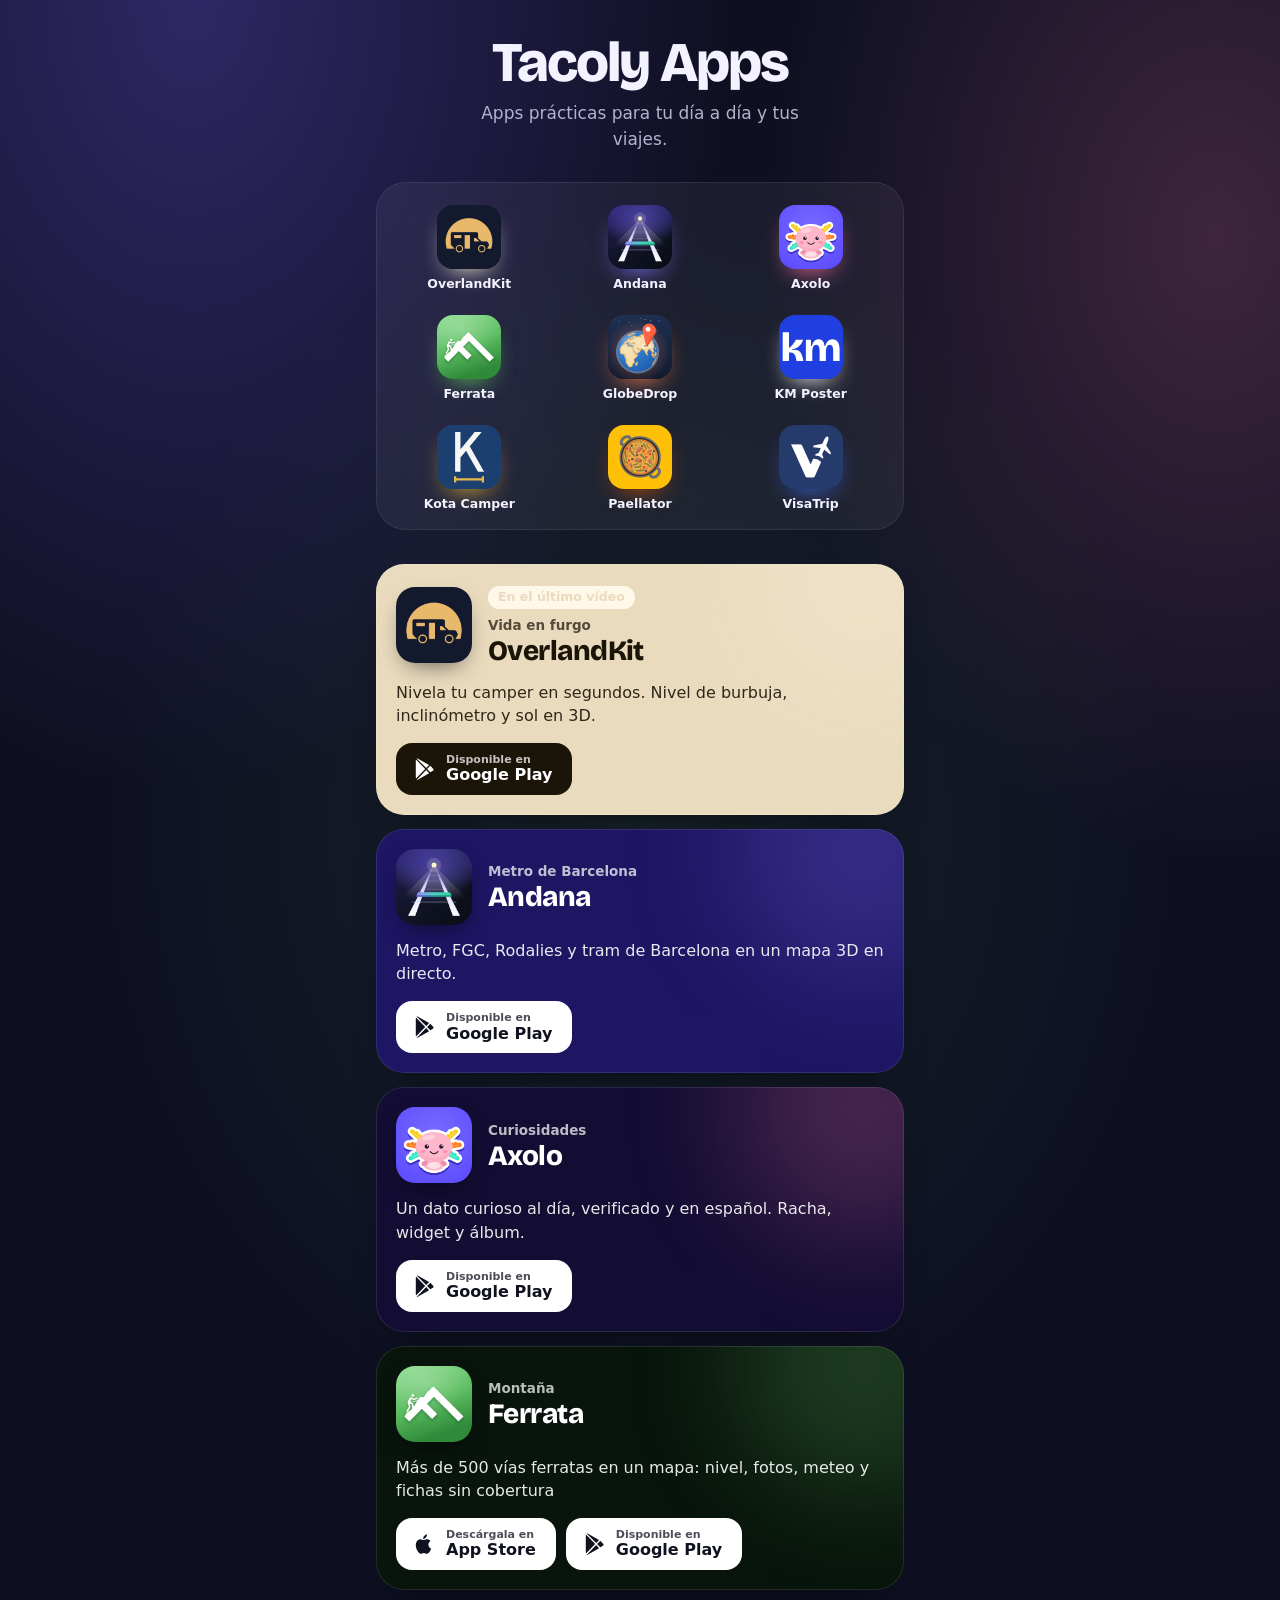
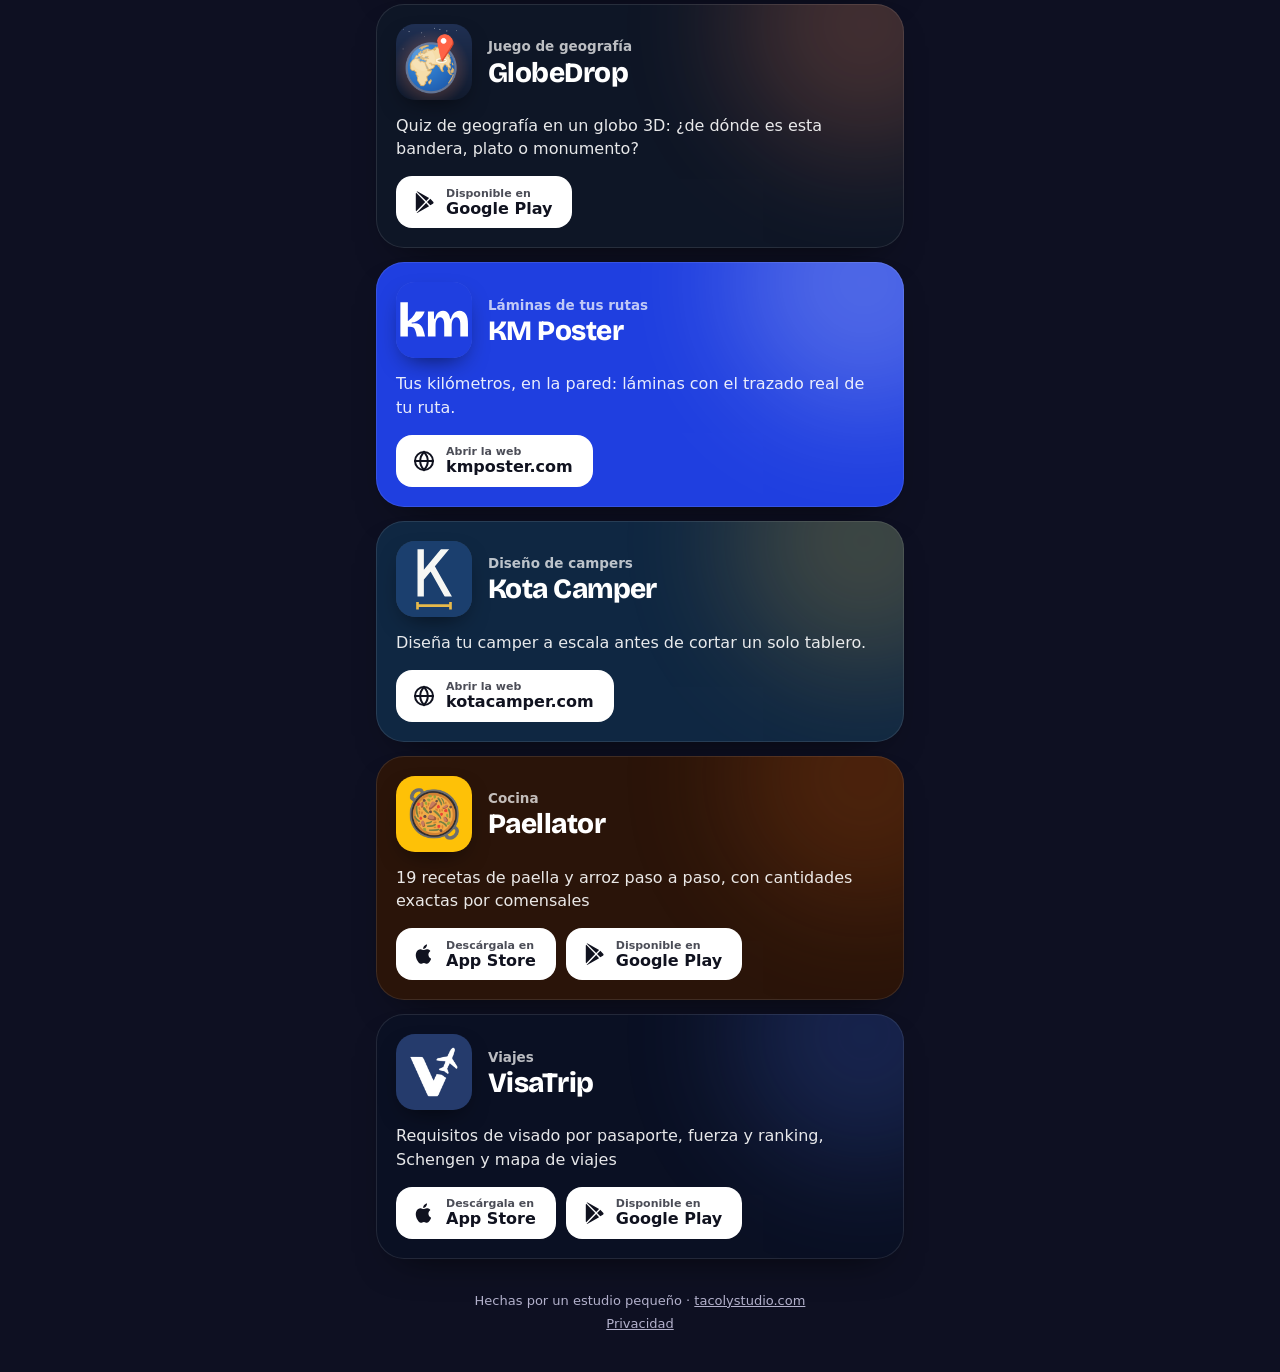
<file: apps/index.html>
<!doctype html>
<html lang="es">
<head>
<meta charset="utf-8">
<meta name="viewport" content="width=device-width, initial-scale=1, viewport-fit=cover">
<title>Tacoly Apps</title>
<meta name="description" content="Las apps de los vídeos de Tacoly Apps: Ferrata, Paellator, VisaTrip, KM Poster y más.">
<meta name="theme-color" content="#0e1022">
<meta property="og:title" content="Tacoly Apps">
<meta property="og:description" content="Apps prácticas para tu día a día y tus viajes.">
<link rel="canonical" href="https://guillempejo.github.io/apps/">
<link rel="preconnect" href="https://fonts.googleapis.com">
<link rel="preconnect" href="https://fonts.gstatic.com" crossorigin>
<link href="https://fonts.googleapis.com/css2?family=Bricolage+Grotesque:opsz,wght@12..96,600;12..96,800&display=swap" rel="stylesheet">
<style>
  :root { color-scheme: dark; --fondo-pag: #0e1022; --tinta: #f4f2ff; --suave: #b3b1cc; --display: "Bricolage Grotesque", -apple-system, system-ui, sans-serif; }
  * { box-sizing: border-box; }
  html { scroll-behavior: smooth; scroll-padding-top: 16px; }
  html, body { margin: 0; background: var(--fondo-pag); color: var(--tinta); font: 16px/1.5 -apple-system, BlinkMacSystemFont, "Segoe UI", Roboto, system-ui, sans-serif; -webkit-font-smoothing: antialiased; }
  body { background:
      radial-gradient(60% 38% at 15% 0%, rgba(124, 92, 255, .30), transparent 70%),
      radial-gradient(50% 30% at 95% 8%, rgba(255, 122, 170, .20), transparent 70%),
      radial-gradient(60% 30% at 50% 28%, rgba(107, 203, 111, .10), transparent 70%),
      var(--fondo-pag); background-repeat: no-repeat; }
  main { max-width: 560px; margin: 0 auto; padding: max(30px, env(safe-area-inset-top)) 16px max(36px, env(safe-area-inset-bottom)); }

  .portada { text-align: center; padding: 6px 0 4px; }
  .portada h1 { margin: 0; font-family: var(--display); font-weight: 800; font-size: clamp(40px, 12vw, 56px); line-height: .95; letter-spacing: -.035em; }
  .portada p { margin: 12px auto 0; max-width: 30ch; color: var(--suave); font-size: 17px; }

  .rejilla { list-style: none; margin: 26px 0 34px; padding: 18px 10px 14px; display: grid; grid-template-columns: repeat(3, minmax(0, 1fr)); gap: 16px 6px;
             border-radius: 30px; background: rgba(255,255,255,.055); border: 1px solid rgba(255,255,255,.08); backdrop-filter: blur(14px); -webkit-backdrop-filter: blur(14px); }
  .rejilla a { display: flex; flex-direction: column; align-items: center; gap: 7px; padding: 4px 2px; border-radius: 18px; color: var(--tinta); text-decoration: none; font-size: 12.5px; font-weight: 600; text-align: center; line-height: 1.2; }
  .rejilla a:active .ri { transform: scale(.92); }
  .rejilla a:focus-visible { outline: 2px solid var(--acento); outline-offset: 2px; }
  .ri { width: 64px; height: 64px; border-radius: 16px; display: block; object-fit: cover; background: rgba(255,255,255,.1); box-shadow: 0 10px 22px -10px var(--acento), 0 4px 10px -4px rgba(0,0,0,.6); transition: transform .15s; }

  .apps { display: flex; flex-direction: column; gap: 14px; }
  .app { position: relative; overflow: hidden; padding: 20px; border-radius: 28px; background: var(--fondo); box-shadow: inset 0 0 0 1px rgba(255,255,255,.10), 0 18px 40px -24px rgba(0,0,0,.8); }
  .app::before { content: ""; position: absolute; width: 260px; height: 260px; right: -90px; top: -110px; border-radius: 50%; background: var(--acento); opacity: .22; filter: blur(60px); pointer-events: none; }
  .app > * { position: relative; }
  .app.osc { color: #fff; }
  .app.cla { color: #1b1508; }
  .app:target { animation: marca 1.4s ease-out; }
  @keyframes marca { 0%, 30% { box-shadow: inset 0 0 0 3px var(--acento), 0 0 0 6px rgba(255,255,255,.12); } }
  .cab { display: flex; align-items: center; gap: 16px; }
  .ico { flex: none; width: 76px; height: 76px; border-radius: 19px; display: block; object-fit: cover; background: rgba(255,255,255,.12); box-shadow: 0 10px 24px -10px rgba(0,0,0,.65); }
  .tema { margin: 0 0 2px; font-size: 13.5px; font-weight: 650; opacity: .72; }
  h2 { margin: 0; font-family: var(--display); font-size: 28px; line-height: 1.05; font-weight: 800; letter-spacing: -.02em; }
  .frase { margin: 14px 0 16px; font-size: 16px; line-height: 1.45; opacity: .9; }
  .nuevo { display: inline-block; margin-bottom: 6px; padding: 2px 10px; border-radius: 99px; background: var(--acento); color: var(--fondo); font-size: 12.5px; font-weight: 750; }
  .bs { display: flex; flex-wrap: wrap; gap: 10px; }
  .b { display: inline-flex; align-items: center; gap: 10px; min-height: 52px; padding: 7px 20px 7px 16px; border-radius: 16px; text-decoration: none; font-weight: 750; font-size: 16px; line-height: 1.1; transition: transform .12s; }
  .b:active { transform: scale(.97); }
  .b small { display: block; font-size: 11px; font-weight: 550; opacity: .75; }
  .b svg { width: 24px; height: 24px; flex: none; }
  .osc .b { background: #fff; color: #10121f; }
  .cla .b { background: #1b1508; color: #fff; }
  .b:focus-visible { outline: 3px solid var(--acento); outline-offset: 3px; }
  .nota { margin: 12px 0 0; font-size: 13.5px; opacity: .72; }
  .nota { display: none; }
  html.ios .solo-android, html.android .solo-ios { display: block; }

  /* En el móvil, solo la tienda que toca */
  html.ios .app.t-ios .b.play, html.android .app.t-play .b.ios { display: none; }
  html.ios .app:not(.t-ios):not(.t-web) .b.play { display: none; }
  html.android .app:not(.t-play):not(.t-web) .b.ios { display: none; }
  html.todas-visibles .b { display: inline-flex !important; }
  .todas { display: none; margin: 22px auto 0; min-height: 44px; padding: 0 18px; border: 0; border-radius: 99px; background: rgba(255,255,255,.08); color: var(--suave); font: inherit; font-size: 14px; cursor: pointer; }
  html.ios .todas, html.android .todas { display: block; }
  html.todas-visibles .todas { display: none; }

  footer { margin-top: 30px; text-align: center; color: var(--suave); font-size: 13px; line-height: 1.8; }
  footer a { color: var(--suave); }
  @media (prefers-reduced-motion: no-preference) {
    .rejilla li { animation: aparece .5s cubic-bezier(.2,.9,.25,1.2) both; }
    .rejilla li:nth-child(1){animation-delay:60ms}.rejilla li:nth-child(2){animation-delay:100ms}.rejilla li:nth-child(3){animation-delay:140ms}.rejilla li:nth-child(4){animation-delay:180ms}.rejilla li:nth-child(5){animation-delay:220ms}.rejilla li:nth-child(6){animation-delay:260ms}.rejilla li:nth-child(7){animation-delay:300ms}.rejilla li:nth-child(8){animation-delay:340ms}.rejilla li:nth-child(9){animation-delay:380ms}
  }
  @keyframes aparece { from { opacity: 0; transform: translateY(10px) scale(.85); } }
  @media (prefers-reduced-motion: reduce) { html { scroll-behavior: auto; } }
</style>
<script>
  (function () {
    var u = navigator.userAgent || "";
    var ios = /iPhone|iPad|iPod/.test(u) || (/Macintosh/.test(u) && navigator.maxTouchPoints > 1);
    document.documentElement.className = ios ? "ios" : /Android/.test(u) ? "android" : "";
  })();
</script>
</head>
<body>
<main>
  <header class="portada">
    <h1>Tacoly Apps</h1>
    <p>Apps prácticas para tu día a día y tus viajes.</p>
  </header>
  <nav aria-label="Apps">
    <ul class="rejilla">
      <li><a href="#overlandkit" style="--acento:#fff8e8"><img class="ri" src="img/overlandkit.png" alt="" width="64" height="64"><span>OverlandKit</span></a></li>
      <li><a href="#andana" style="--acento:#8b7dff"><img class="ri" src="img/andana.png" alt="" width="64" height="64"><span>Andana</span></a></li>
      <li><a href="#axolo" style="--acento:#ff7aaa"><img class="ri" src="img/axolo.png" alt="" width="64" height="64"><span>Axolo</span></a></li>
      <li><a href="#ferrata" style="--acento:#6bcb6f"><img class="ri" src="img/ferrata.png" alt="" width="64" height="64"><span>Ferrata</span></a></li>
      <li><a href="#globedrop" style="--acento:#ff8a5c"><img class="ri" src="img/globedrop.png" alt="" width="64" height="64"><span>GlobeDrop</span></a></li>
      <li><a href="#kmposter" style="--acento:#ffffff"><img class="ri" src="img/kmposter.svg" alt="" width="64" height="64"><span>KM Poster</span></a></li>
      <li><a href="#kota" style="--acento:#E7B94A"><img class="ri" src="img/kota.svg" alt="" width="64" height="64"><span>Kota Camper</span></a></li>
      <li><a href="#paellator" style="--acento:#c85a1b"><img class="ri" src="img/paellator.png" alt="" width="64" height="64"><span>Paellator</span></a></li>
      <li><a href="#visatrip" style="--acento:#4a6fe8"><img class="ri" src="img/visatrip.png" alt="" width="64" height="64"><span>VisaTrip</span></a></li>
    </ul>
  </nav>
  <div class="apps">
    <article class="app cla t-play" id="overlandkit" style="--fondo:#EADBBE;--acento:#fff8e8">
      <div class="cab">
        <img class="ico" src="img/overlandkit.png" alt="" width="76" height="76">
        <div>
          <span class="nuevo">En el último vídeo</span><p class="tema">Vida en furgo</p>
          <h2>OverlandKit</h2>
        </div>
      </div>
      <p class="frase">Nivela tu camper en segundos. Nivel de burbuja, inclinómetro y sol en 3D.</p>
      <div class="bs"><a class="b play" href="https://play.google.com/store/apps/details?id=com.tacoly.overlandkit&amp;referrer=utm_source%3Dbio%26utm_medium%3Dsocial%26utm_campaign%3Dtacolyapps"><svg viewBox="0 0 24 24" aria-hidden="true"><path fill="currentColor" d="M4.2 2.7c-.3.3-.4.7-.4 1.2v16.2c0 .5.1.9.4 1.2l9-9.3zm10 8.3 2.9-3L5.6 1.6c-.3-.2-.7-.2-1-.1zm0 2-9.6 9.9c.3.1.7.1 1-.1l11.5-6.5zm4.1-4.3-3.2 3.3 3.2 3.3 2.6-1.5c.9-.5.9-1.8 0-2.3z"/></svg><span><small>Disponible en</small>Google Play</span></a></div><p class="nota solo-android">Por ahora solo en Android</p>
    </article>
    <article class="app osc t-play" id="andana" style="--fondo:#1E1563;--acento:#8b7dff">
      <div class="cab">
        <img class="ico" src="img/andana.png" alt="" width="76" height="76">
        <div>
          <p class="tema">Metro de Barcelona</p>
          <h2>Andana</h2>
        </div>
      </div>
      <p class="frase">Metro, FGC, Rodalies y tram de Barcelona en un mapa 3D en directo.</p>
      <div class="bs"><a class="b play" href="https://play.google.com/store/apps/details?id=com.tacoly.andana&amp;referrer=utm_source%3Dbio%26utm_medium%3Dsocial%26utm_campaign%3Dtacolyapps"><svg viewBox="0 0 24 24" aria-hidden="true"><path fill="currentColor" d="M4.2 2.7c-.3.3-.4.7-.4 1.2v16.2c0 .5.1.9.4 1.2l9-9.3zm10 8.3 2.9-3L5.6 1.6c-.3-.2-.7-.2-1-.1zm0 2-9.6 9.9c.3.1.7.1 1-.1l11.5-6.5zm4.1-4.3-3.2 3.3 3.2 3.3 2.6-1.5c.9-.5.9-1.8 0-2.3z"/></svg><span><small>Disponible en</small>Google Play</span></a></div><p class="nota solo-android">Por ahora solo en Android</p>
    </article>
    <article class="app osc t-play" id="axolo" style="--fondo:#130D33;--acento:#ff7aaa">
      <div class="cab">
        <img class="ico" src="img/axolo.png" alt="" width="76" height="76">
        <div>
          <p class="tema">Curiosidades</p>
          <h2>Axolo</h2>
        </div>
      </div>
      <p class="frase">Un dato curioso al día, verificado y en español. Racha, widget y álbum.</p>
      <div class="bs"><a class="b play" href="https://play.google.com/store/apps/details?id=com.tacoly.axolo&amp;referrer=utm_source%3Dbio%26utm_medium%3Dsocial%26utm_campaign%3Dtacolyapps"><svg viewBox="0 0 24 24" aria-hidden="true"><path fill="currentColor" d="M4.2 2.7c-.3.3-.4.7-.4 1.2v16.2c0 .5.1.9.4 1.2l9-9.3zm10 8.3 2.9-3L5.6 1.6c-.3-.2-.7-.2-1-.1zm0 2-9.6 9.9c.3.1.7.1 1-.1l11.5-6.5zm4.1-4.3-3.2 3.3 3.2 3.3 2.6-1.5c.9-.5.9-1.8 0-2.3z"/></svg><span><small>Disponible en</small>Google Play</span></a></div><p class="nota solo-android">Por ahora solo en Android</p>
    </article>
    <article class="app osc t-ios t-play" id="ferrata" style="--fondo:#08140C;--acento:#6bcb6f">
      <div class="cab">
        <img class="ico" src="img/ferrata.png" alt="" width="76" height="76">
        <div>
          <p class="tema">Montaña</p>
          <h2>Ferrata</h2>
        </div>
      </div>
      <p class="frase">Más de 500 vías ferratas en un mapa: nivel, fotos, meteo y fichas sin cobertura</p>
      <div class="bs"><a class="b ios" href="https://apps.apple.com/app/id6815478407"><svg viewBox="0 0 24 24" aria-hidden="true"><path fill="currentColor" d="M16.4 12.6c0-2.4 2-3.5 2-3.6-1.1-1.6-2.8-1.8-3.4-1.8-1.4-.1-2.8.9-3.5.9s-1.8-.9-3-.8C6.9 7.3 5.4 8.2 4.6 9.7c-1.7 2.9-.4 7.2 1.2 9.6.8 1.2 1.7 2.4 3 2.4 1.2 0 1.6-.8 3.1-.8s1.8.8 3 .8c1.3 0 2.1-1.2 2.9-2.3.9-1.3 1.3-2.6 1.3-2.7 0 0-2.6-1-2.7-4.1zM14 5.6c.6-.8 1.1-1.9 1-3-1 0-2.1.7-2.8 1.5-.6.7-1.1 1.8-1 2.9 1 .1 2.1-.6 2.8-1.4z"/></svg><span><small>Descárgala en</small>App Store</span></a><a class="b play" href="https://play.google.com/store/apps/details?id=com.tacoly.ferrata&amp;referrer=utm_source%3Dbio%26utm_medium%3Dsocial%26utm_campaign%3Dtacolyapps"><svg viewBox="0 0 24 24" aria-hidden="true"><path fill="currentColor" d="M4.2 2.7c-.3.3-.4.7-.4 1.2v16.2c0 .5.1.9.4 1.2l9-9.3zm10 8.3 2.9-3L5.6 1.6c-.3-.2-.7-.2-1-.1zm0 2-9.6 9.9c.3.1.7.1 1-.1l11.5-6.5zm4.1-4.3-3.2 3.3 3.2 3.3 2.6-1.5c.9-.5.9-1.8 0-2.3z"/></svg><span><small>Disponible en</small>Google Play</span></a></div>
    </article>
    <article class="app osc t-play" id="globedrop" style="--fondo:#0E1626;--acento:#ff8a5c">
      <div class="cab">
        <img class="ico" src="img/globedrop.png" alt="" width="76" height="76">
        <div>
          <p class="tema">Juego de geografía</p>
          <h2>GlobeDrop</h2>
        </div>
      </div>
      <p class="frase">Quiz de geografía en un globo 3D: ¿de dónde es esta bandera, plato o monumento?</p>
      <div class="bs"><a class="b play" href="https://play.google.com/store/apps/details?id=com.tacoly.globedrop&amp;referrer=utm_source%3Dbio%26utm_medium%3Dsocial%26utm_campaign%3Dtacolyapps"><svg viewBox="0 0 24 24" aria-hidden="true"><path fill="currentColor" d="M4.2 2.7c-.3.3-.4.7-.4 1.2v16.2c0 .5.1.9.4 1.2l9-9.3zm10 8.3 2.9-3L5.6 1.6c-.3-.2-.7-.2-1-.1zm0 2-9.6 9.9c.3.1.7.1 1-.1l11.5-6.5zm4.1-4.3-3.2 3.3 3.2 3.3 2.6-1.5c.9-.5.9-1.8 0-2.3z"/></svg><span><small>Disponible en</small>Google Play</span></a></div><p class="nota solo-android">Por ahora solo en Android</p>
    </article>
    <article class="app osc t-web" id="kmposter" style="--fondo:#1f3fe0;--acento:#ffffff">
      <div class="cab">
        <img class="ico" src="img/kmposter.svg" alt="" width="76" height="76">
        <div>
          <p class="tema">Láminas de tus rutas</p>
          <h2>KM Poster</h2>
        </div>
      </div>
      <p class="frase">Tus kilómetros, en la pared: láminas con el trazado real de tu ruta.</p>
      <div class="bs"><a class="b web" href="https://kmposter.com?utm_source=bio&amp;utm_medium=social&amp;utm_campaign=tacolyapps"><svg viewBox="0 0 24 24" aria-hidden="true" fill="none" stroke="currentColor" stroke-width="2" stroke-linecap="round"><circle cx="12" cy="12" r="9"/><path d="M3 12h18M12 3c2.5 2.6 3.8 5.6 3.8 9s-1.3 6.4-3.8 9c-2.5-2.6-3.8-5.6-3.8-9S9.5 5.6 12 3z"/></svg><span><small>Abrir la web</small>kmposter.com</span></a></div>
    </article>
    <article class="app osc t-web" id="kota" style="--fondo:#0F2742;--acento:#E7B94A">
      <div class="cab">
        <img class="ico" src="img/kota.svg" alt="" width="76" height="76">
        <div>
          <p class="tema">Diseño de campers</p>
          <h2>Kota Camper</h2>
        </div>
      </div>
      <p class="frase">Diseña tu camper a escala antes de cortar un solo tablero.</p>
      <div class="bs"><a class="b web" href="https://kotacamper.com?utm_source=bio&amp;utm_medium=social&amp;utm_campaign=tacolyapps"><svg viewBox="0 0 24 24" aria-hidden="true" fill="none" stroke="currentColor" stroke-width="2" stroke-linecap="round"><circle cx="12" cy="12" r="9"/><path d="M3 12h18M12 3c2.5 2.6 3.8 5.6 3.8 9s-1.3 6.4-3.8 9c-2.5-2.6-3.8-5.6-3.8-9S9.5 5.6 12 3z"/></svg><span><small>Abrir la web</small>kotacamper.com</span></a></div>
    </article>
    <article class="app osc t-ios t-play" id="paellator" style="--fondo:#2A1409;--acento:#c85a1b">
      <div class="cab">
        <img class="ico" src="img/paellator.png" alt="" width="76" height="76">
        <div>
          <p class="tema">Cocina</p>
          <h2>Paellator</h2>
        </div>
      </div>
      <p class="frase">19 recetas de paella y arroz paso a paso, con cantidades exactas por comensales</p>
      <div class="bs"><a class="b ios" href="https://apps.apple.com/app/id6815477047"><svg viewBox="0 0 24 24" aria-hidden="true"><path fill="currentColor" d="M16.4 12.6c0-2.4 2-3.5 2-3.6-1.1-1.6-2.8-1.8-3.4-1.8-1.4-.1-2.8.9-3.5.9s-1.8-.9-3-.8C6.9 7.3 5.4 8.2 4.6 9.7c-1.7 2.9-.4 7.2 1.2 9.6.8 1.2 1.7 2.4 3 2.4 1.2 0 1.6-.8 3.1-.8s1.8.8 3 .8c1.3 0 2.1-1.2 2.9-2.3.9-1.3 1.3-2.6 1.3-2.7 0 0-2.6-1-2.7-4.1zM14 5.6c.6-.8 1.1-1.9 1-3-1 0-2.1.7-2.8 1.5-.6.7-1.1 1.8-1 2.9 1 .1 2.1-.6 2.8-1.4z"/></svg><span><small>Descárgala en</small>App Store</span></a><a class="b play" href="https://play.google.com/store/apps/details?id=com.tacoly.paellator&amp;referrer=utm_source%3Dbio%26utm_medium%3Dsocial%26utm_campaign%3Dtacolyapps"><svg viewBox="0 0 24 24" aria-hidden="true"><path fill="currentColor" d="M4.2 2.7c-.3.3-.4.7-.4 1.2v16.2c0 .5.1.9.4 1.2l9-9.3zm10 8.3 2.9-3L5.6 1.6c-.3-.2-.7-.2-1-.1zm0 2-9.6 9.9c.3.1.7.1 1-.1l11.5-6.5zm4.1-4.3-3.2 3.3 3.2 3.3 2.6-1.5c.9-.5.9-1.8 0-2.3z"/></svg><span><small>Disponible en</small>Google Play</span></a></div>
    </article>
    <article class="app osc t-ios t-play" id="visatrip" style="--fondo:#0A1023;--acento:#4a6fe8">
      <div class="cab">
        <img class="ico" src="img/visatrip.png" alt="" width="76" height="76">
        <div>
          <p class="tema">Viajes</p>
          <h2>VisaTrip</h2>
        </div>
      </div>
      <p class="frase">Requisitos de visado por pasaporte, fuerza y ranking, Schengen y mapa de viajes</p>
      <div class="bs"><a class="b ios" href="https://apps.apple.com/app/id6815483578"><svg viewBox="0 0 24 24" aria-hidden="true"><path fill="currentColor" d="M16.4 12.6c0-2.4 2-3.5 2-3.6-1.1-1.6-2.8-1.8-3.4-1.8-1.4-.1-2.8.9-3.5.9s-1.8-.9-3-.8C6.9 7.3 5.4 8.2 4.6 9.7c-1.7 2.9-.4 7.2 1.2 9.6.8 1.2 1.7 2.4 3 2.4 1.2 0 1.6-.8 3.1-.8s1.8.8 3 .8c1.3 0 2.1-1.2 2.9-2.3.9-1.3 1.3-2.6 1.3-2.7 0 0-2.6-1-2.7-4.1zM14 5.6c.6-.8 1.1-1.9 1-3-1 0-2.1.7-2.8 1.5-.6.7-1.1 1.8-1 2.9 1 .1 2.1-.6 2.8-1.4z"/></svg><span><small>Descárgala en</small>App Store</span></a><a class="b play" href="https://play.google.com/store/apps/details?id=com.tacoly.visatrip&amp;referrer=utm_source%3Dbio%26utm_medium%3Dsocial%26utm_campaign%3Dtacolyapps"><svg viewBox="0 0 24 24" aria-hidden="true"><path fill="currentColor" d="M4.2 2.7c-.3.3-.4.7-.4 1.2v16.2c0 .5.1.9.4 1.2l9-9.3zm10 8.3 2.9-3L5.6 1.6c-.3-.2-.7-.2-1-.1zm0 2-9.6 9.9c.3.1.7.1 1-.1l11.5-6.5zm4.1-4.3-3.2 3.3 3.2 3.3 2.6-1.5c.9-.5.9-1.8 0-2.3z"/></svg><span><small>Disponible en</small>Google Play</span></a></div>
    </article>
  </div>
  <button class="todas" type="button" onclick="document.documentElement.classList.add('todas-visibles')">Ver todas las tiendas</button>
  <footer>Hechas por un estudio pequeño · <a href="https://tacolystudio.com">tacolystudio.com</a><br><a href="https://guillempejo.github.io/apps-privacy/">Privacidad</a></footer>
</main>
</body>
</html>
<!-- generada por Plató el 2026-11-19 18:53 -->
</file>
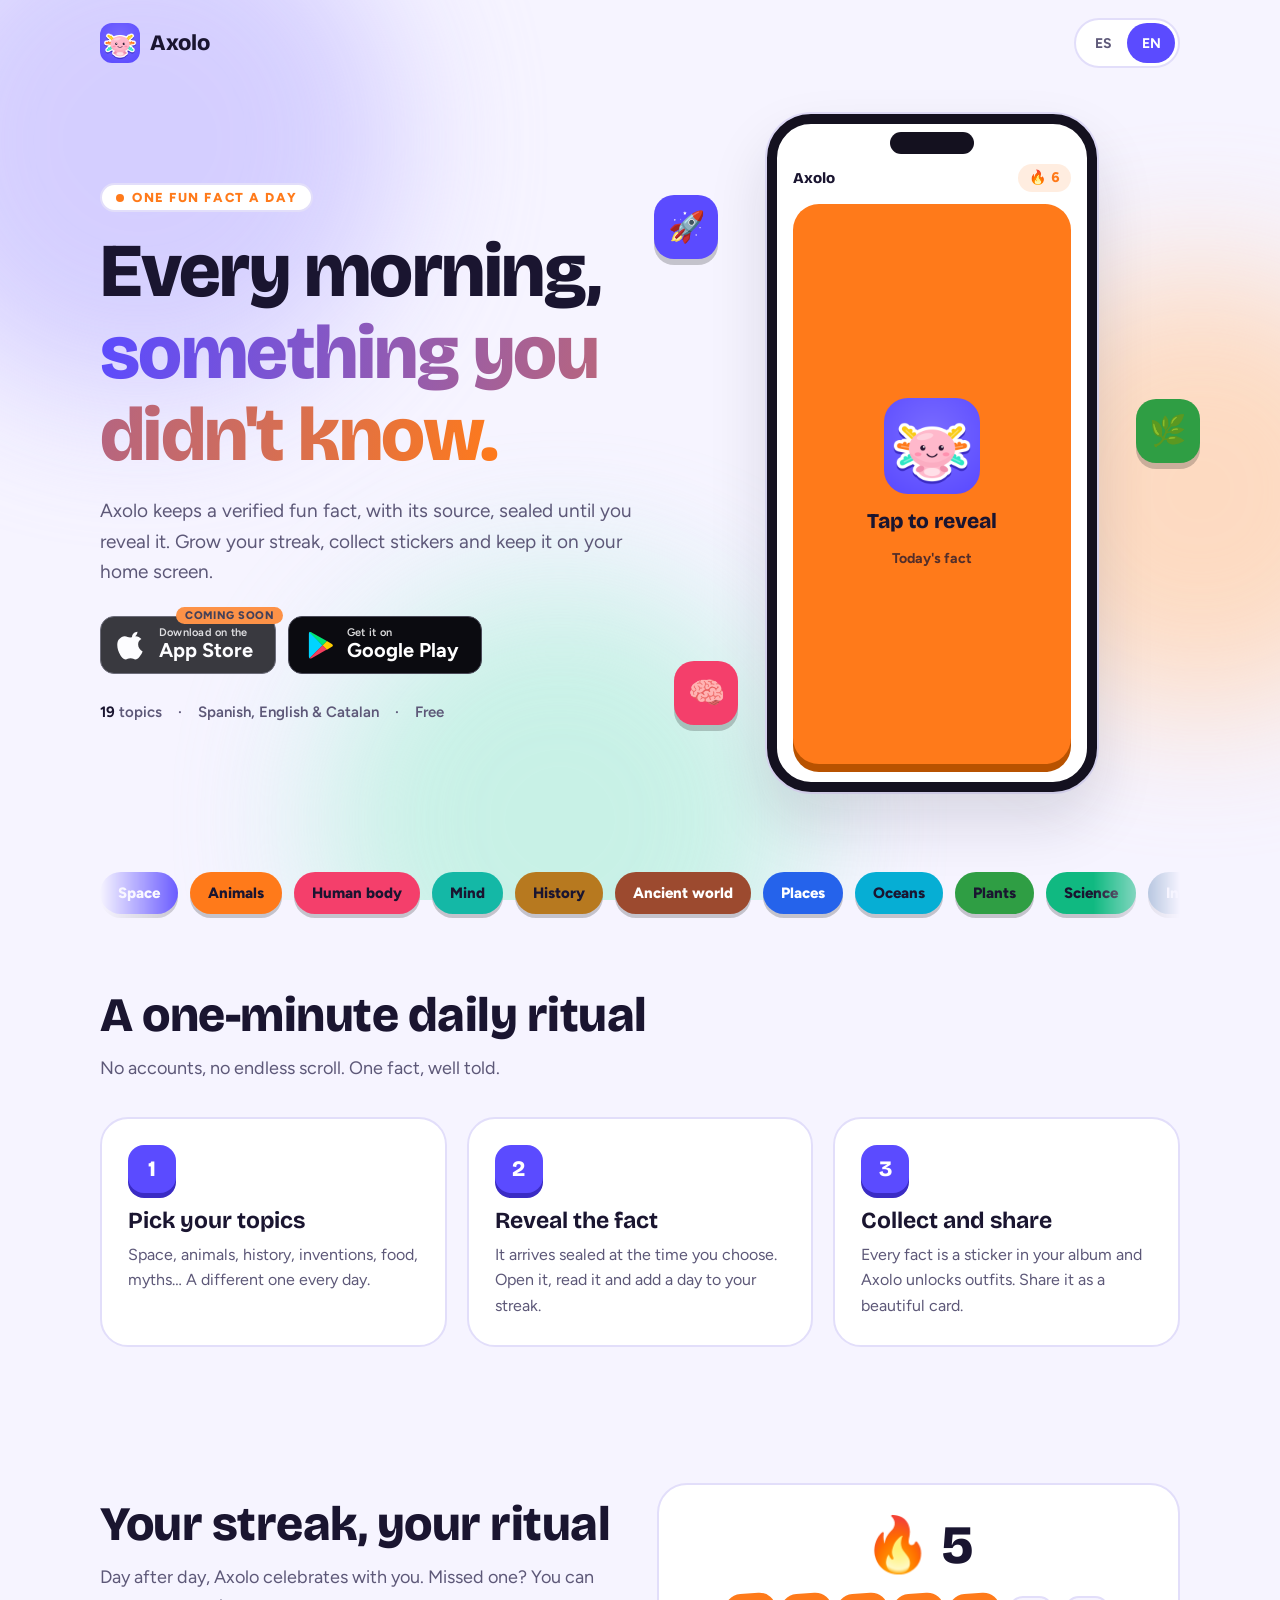
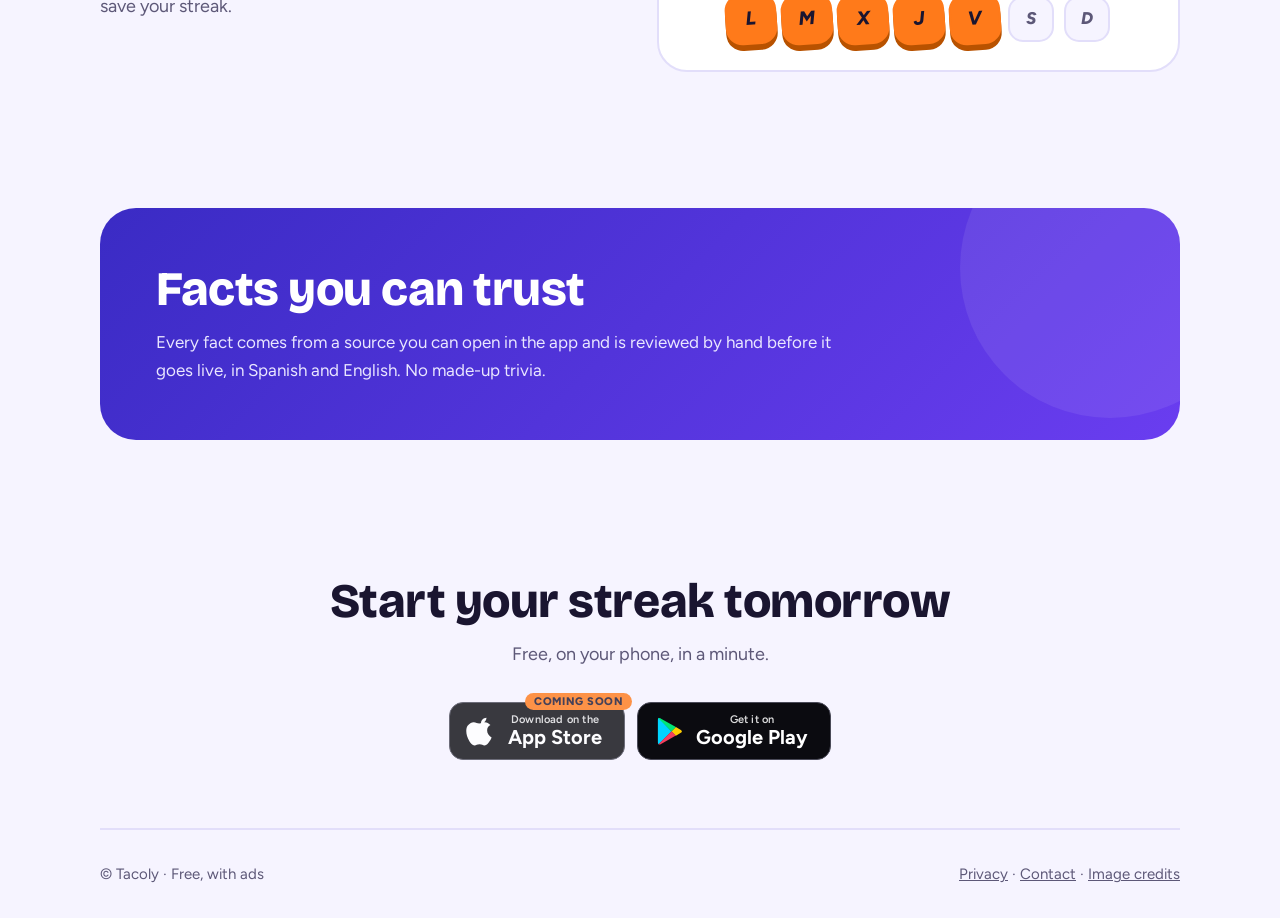
<file: axolo/index.html>
<!doctype html>
<html lang="es">
<head>
<meta charset="utf-8">
<meta name="viewport" content="width=device-width,initial-scale=1">
<title>Axolo · Un dato curioso al día</title>
<meta name="description" content="Axolo te guarda un dato curioso verificado cada día, sellado hasta que lo descubres tú. Racha, álbum de pegatinas y widgets. Gratis, en español, inglés y catalán.">
<meta property="og:title" content="Axolo · Un dato curioso al día">
<meta property="og:description" content="Un dato curioso verificado cada día, con su fuente. Racha, pegatinas y widgets.">
<meta property="og:image" content="https://guillempejo.github.io/axolo/icon.png">
<link rel="icon" href="icon.png">
<link rel="preconnect" href="https://fonts.googleapis.com">
<link rel="preconnect" href="https://fonts.gstatic.com" crossorigin>
<link href="https://fonts.googleapis.com/css2?family=Bricolage+Grotesque:wght@700;800&family=Figtree:wght@400;600;700;800&display=swap" rel="stylesheet">
<style>
:root{--bg:#f6f4ff;--surface:#fff;--ink:#1a1530;--muted:#5d5878;--line:#e2defa;--brand:#5b4bff;--brand-deep:#3a2bc4;--on-brand:#fff;--warm:#ff7a1a;--ok:#10b981;--blob1:#c9c2ff;--blob2:#ffd2ad;--blob3:#b8f0de;--shadow:#1a153022}
@media (prefers-color-scheme:dark){:root:not([data-theme="light"]){--bg:#110f1f;--surface:#1d1a33;--ink:#f4f2ff;--muted:#aaa5c9;--line:#2e2a4a;--brand:#8d82ff;--brand-deep:#5b4bff;--on-brand:#110f1f;--blob1:#3a2fa8;--blob2:#7a3a0e;--blob3:#0b5a47;--shadow:#0008;color-scheme:dark}}
:root[data-theme="dark"]{--bg:#110f1f;--surface:#1d1a33;--ink:#f4f2ff;--muted:#aaa5c9;--line:#2e2a4a;--brand:#8d82ff;--brand-deep:#5b4bff;--on-brand:#110f1f;--blob1:#3a2fa8;--blob2:#7a3a0e;--blob3:#0b5a47;--shadow:#0008;color-scheme:dark}
*{box-sizing:border-box}
html{scroll-behavior:smooth}
body{margin:0;background:var(--bg);color:var(--ink);font:17px/1.6 Figtree,system-ui,sans-serif;overflow-x:hidden}
h1,h2,h3{font-family:"Bricolage Grotesque",Figtree,system-ui,sans-serif;line-height:1.08;text-wrap:balance;margin:0}
a{color:var(--brand)}
:focus-visible{outline:3px solid var(--brand);outline-offset:3px;border-radius:10px}
.wrap{width:min(1080px,100% - 32px);margin-inline:auto;position:relative}

/* fondo animado */
.blobs{position:fixed;inset:0;z-index:-1;overflow:hidden;pointer-events:none}
.blobs i{position:absolute;border-radius:50%;filter:blur(70px);opacity:.75;animation:drift 18s ease-in-out infinite alternate}
.blobs i:nth-child(1){width:520px;height:520px;background:var(--blob1);top:-120px;left:-120px}
.blobs i:nth-child(2){width:440px;height:440px;background:var(--blob2);top:30%;right:-140px;animation-delay:-6s}
.blobs i:nth-child(3){width:480px;height:480px;background:var(--blob3);bottom:-160px;left:25%;animation-delay:-12s}
@keyframes drift{to{transform:translate(60px,40px) scale(1.15)}}

header{display:flex;align-items:center;justify-content:space-between;padding-block:18px;gap:12px}
.logo{display:flex;align-items:center;gap:10px;font:800 22px "Bricolage Grotesque",sans-serif;color:var(--ink);text-decoration:none}
.logo img{width:40px;height:40px;border-radius:12px}
.lang{display:inline-flex;border:2px solid var(--line);border-radius:999px;padding:3px;background:var(--surface)}
.lang button{border:0;background:none;color:var(--muted);font:700 14px Figtree,sans-serif;min-height:40px;min-width:48px;border-radius:999px;cursor:pointer;transition:background .2s,color .2s}
.lang button[aria-pressed="true"]{background:var(--brand);color:var(--on-brand)}

/* hero */
.hero{display:grid;grid-template-columns:1.05fr .95fr;gap:36px;align-items:center;padding-block:28px 72px}
.eyebrow{display:inline-flex;align-items:center;gap:8px;font:800 13px Figtree,sans-serif;letter-spacing:.12em;text-transform:uppercase;color:var(--warm);background:var(--surface);border:2px solid var(--line);border-radius:999px;padding:5px 14px}
.eyebrow::before{content:"";width:8px;height:8px;border-radius:50%;background:var(--warm);animation:ping 1.6s ease-out infinite}
@keyframes ping{0%{box-shadow:0 0 0 0 #ff7a1a88}100%{box-shadow:0 0 0 10px #ff7a1a00}}
h1{font-size:clamp(42px,6.4vw,76px);font-weight:800;margin-block:18px 20px;letter-spacing:-.02em}
h1 em{font-style:normal;background:linear-gradient(100deg,var(--brand),var(--warm));-webkit-background-clip:text;background-clip:text;color:transparent}
.lead{font-size:19px;color:var(--muted);max-width:33em;margin:0 0 28px}
.stores{display:flex;gap:12px;flex-wrap:wrap}
.badge{display:inline-flex;align-items:center;gap:12px;min-height:58px;padding:8px 22px 8px 16px;border-radius:14px;background:#0b0b10;color:#fff;border:1.5px solid #4a4a58;text-decoration:none;transition:transform .2s;position:relative}
.badge:hover{transform:translateY(-3px)}
span.badge{cursor:default;opacity:.8}
span.badge:hover{transform:none}
.badge svg{width:30px;height:30px;flex:none}
.badge span{display:flex;flex-direction:column;line-height:1.15;font-weight:700;font-size:20px}
.badge small{font-size:11px;font-weight:600;opacity:.85;letter-spacing:.02em}
.badge .soon{position:absolute;top:-10px;right:-8px;background:var(--warm);color:#1a1530;font:800 11px Figtree,sans-serif;border-radius:999px;padding:2px 9px;letter-spacing:.04em;text-transform:uppercase}
.chips{display:flex;gap:10px 16px;flex-wrap:wrap;margin-top:26px;color:var(--muted);font-weight:600;font-size:15px}
.chips b{color:var(--ink)}

/* móvil con la tarjeta */
.stage{display:grid;place-items:center;position:relative}
.phone{width:min(330px,100%);aspect-ratio:9/18.5;border-radius:44px;background:var(--surface);border:10px solid #14111f;box-shadow:0 30px 60px var(--shadow),0 0 0 2px var(--line);position:relative;padding:18px 16px;display:flex;flex-direction:column;gap:12px;animation:float 6s ease-in-out infinite}
@keyframes float{50%{transform:translateY(-12px) rotate(.6deg)}}
.phone::before{content:"";position:absolute;top:8px;left:50%;width:84px;height:22px;border-radius:99px;background:#14111f;transform:translateX(-50%)}
.top{display:flex;align-items:center;justify-content:space-between;margin-top:22px}
.top b{font:800 15px "Bricolage Grotesque",sans-serif}
.streak{display:inline-flex;align-items:center;gap:5px;font-weight:800;background:#ff7a1a22;color:var(--warm);border-radius:999px;padding:3px 11px;font-size:14px}
.streak span{display:inline-block;min-width:1ch;font-variant-numeric:tabular-nums}
.card-demo{perspective:1100px;flex:1;display:flex}
.sealed{width:100%;border:0;border-radius:26px;padding:0;cursor:pointer;position:relative;transform-style:preserve-3d;transition:transform .8s cubic-bezier(.3,1.5,.5,1);background:none;font:inherit;color:inherit;text-align:left}
.sealed[aria-pressed="true"]{transform:rotateY(180deg)}
.face{position:absolute;inset:0;border-radius:26px;padding:20px;backface-visibility:hidden;display:flex;flex-direction:column;justify-content:center;box-shadow:0 8px 0 var(--edge)}
.front{background:var(--warm);--edge:#b85200;color:#1a1530;align-items:center;text-align:center;gap:14px}
.front img{width:96px;border-radius:24px;animation:pulse 1.8s ease-in-out infinite}
.front b{font:800 21px "Bricolage Grotesque",sans-serif}
.front small{font-weight:700;opacity:.75}
.back{background:var(--surface);--edge:var(--line);transform:rotateY(180deg);gap:10px;border:2px solid var(--line)}
.chip{align-self:flex-start;background:#9c4a2f;color:#fff;border-radius:999px;padding:2px 12px;font:800 11px Figtree,sans-serif;letter-spacing:.08em;text-transform:uppercase}
.back h3{font-size:20px;font-weight:800}
.back p{margin:0;color:var(--muted);font-size:14px;line-height:1.5}
.back .src{font-size:12px}
@keyframes pulse{50%{transform:scale(1.08)}}
.pop{position:absolute;pointer-events:none;width:12px;height:12px;border-radius:3px;z-index:5}
.sticker{position:absolute;width:64px;height:64px;border-radius:20px;display:grid;place-items:center;font-size:30px;box-shadow:0 6px 0 #0003;animation:bob 5s ease-in-out infinite;z-index:2}
.sticker.s1{left:-6%;top:12%;background:#5b4bff}.sticker.s2{right:-4%;top:42%;background:#2f9e44;animation-delay:-2s}.sticker.s3{left:-2%;bottom:10%;background:#f43f6b;animation-delay:-3.5s}
@keyframes bob{50%{transform:translateY(-14px) rotate(8deg)}}

/* cinta de temas */
.marquee{overflow:hidden;padding-block:8px;mask-image:linear-gradient(90deg,transparent,#000 8%,#000 92%,transparent);-webkit-mask-image:linear-gradient(90deg,transparent,#000 8%,#000 92%,transparent)}
.track{display:flex;gap:12px;width:max-content;animation:scroll 55s linear infinite}
.marquee:hover .track{animation-play-state:paused}
@keyframes scroll{to{transform:translateX(-50%)}}
.tag{display:inline-flex;align-items:center;gap:8px;border-radius:999px;padding:9px 18px;font-weight:800;font-size:15px;white-space:nowrap;color:#fff;box-shadow:0 4px 0 #0003}

section{padding-block:68px}
h2{font-size:clamp(30px,4.2vw,48px);font-weight:800;margin-bottom:12px;letter-spacing:-.01em}
.sub{color:var(--muted);max-width:36em;margin:0 0 34px;font-size:18px}
.grid{display:grid;grid-template-columns:repeat(auto-fit,minmax(260px,1fr));gap:20px}
.feat{background:var(--surface);border:2px solid var(--line);border-radius:28px;padding:26px;transition:transform .25s,box-shadow .25s}
.feat:hover{transform:translateY(-6px);box-shadow:0 18px 30px var(--shadow)}
.feat .n{display:inline-grid;place-items:center;width:48px;height:48px;border-radius:16px;background:var(--brand);color:var(--on-brand);font:800 22px "Bricolage Grotesque",sans-serif;margin-bottom:16px;box-shadow:0 5px 0 var(--brand-deep)}
.feat h3{font-size:23px;margin-bottom:8px}
.feat p{margin:0;color:var(--muted);font-size:16px}

/* racha */
.streak-sec{display:grid;grid-template-columns:1fr 1fr;gap:34px;align-items:center}
.week{background:var(--surface);border:2px solid var(--line);border-radius:30px;padding:28px;display:grid;gap:18px;justify-items:center}
.days{display:flex;gap:10px;flex-wrap:wrap;justify-content:center}
.day{width:46px;height:46px;border-radius:15px;background:var(--bg);border:2px solid var(--line);display:grid;place-items:center;font-weight:800;color:var(--muted);transition:all .35s cubic-bezier(.3,1.6,.5,1)}
.day.on{background:var(--warm);border-color:var(--warm);color:#1a1530;transform:scale(1.12) rotate(-4deg);box-shadow:0 5px 0 #b85200}
.flame{font:800 54px "Bricolage Grotesque",sans-serif;display:flex;align-items:center;gap:10px;font-variant-numeric:tabular-nums}
.flame span:first-child{display:inline-block;animation:flick 1.2s ease-in-out infinite}
@keyframes flick{50%{transform:scale(1.15) rotate(-6deg)}}

.trust{background:linear-gradient(135deg,var(--brand-deep),#6a3df0);color:#fff;border-radius:36px;padding:clamp(28px,5vw,56px);display:grid;gap:14px;position:relative;overflow:hidden}
.trust::after{content:"";position:absolute;width:300px;height:300px;border-radius:50%;background:#ffffff14;right:-80px;top:-90px}
.trust h2{margin:0;color:#fff}.trust p{margin:0;max-width:40em;color:#e9e6ff}
.cta{text-align:center}
.cta .stores{justify-content:center}
footer{border-top:2px solid var(--line);padding-block:32px;color:var(--muted);font-size:15px;display:flex;gap:16px 28px;flex-wrap:wrap;justify-content:space-between}
footer a{color:var(--muted)}

/* aparición al hacer scroll: solo se oculta si hay JS y se respeta reduced-motion */
.js .rv{opacity:0;transform:translateY(26px);transition:opacity .7s ease,transform .7s cubic-bezier(.2,.8,.2,1)}
.js .rv.in{opacity:1;transform:none}
@media (max-width:860px){.hero,.streak-sec{grid-template-columns:1fr}.hero{padding-block:12px 48px;gap:44px}.phone{max-height:560px}.sticker{display:none}}
@media (prefers-reduced-motion:reduce){*{animation:none!important;transition:none!important}.js .rv{opacity:1;transform:none}}
</style>
</head>
<body>
<div class="blobs" aria-hidden="true"><i></i><i></i><i></i></div>
<div class="wrap">
<header>
  <a class="logo" href="#"><img src="icon.png" alt="" width="40" height="40">Axolo</a>
  <div class="lang" role="group" aria-label="Idioma / Language">
    <button type="button" data-l="es" aria-pressed="true">ES</button>
    <button type="button" data-l="en" aria-pressed="false">EN</button>
  </div>
</header>

<main>
<div class="hero">
  <div>
    <span class="eyebrow" data-es="Un dato curioso al día" data-en="One fun fact a day">Un dato curioso al día</span>
    <h1><span data-es="Cada mañana, " data-en="Every morning, ">Cada mañana, </span><em data-es="algo que no sabías." data-en="something you didn't know.">algo que no sabías.</em></h1>
    <p class="lead" data-es="Axolo te guarda un dato curioso, verificado y con su fuente, sellado hasta que lo descubres tú. Suma días a tu racha, colecciona pegatinas y llévalo en tu pantalla de inicio." data-en="Axolo keeps a verified fun fact, with its source, sealed until you reveal it. Grow your streak, collect stickers and keep it on your home screen.">Axolo te guarda un dato curioso, verificado y con su fuente, sellado hasta que lo descubres tú. Suma días a tu racha, colecciona pegatinas y llévalo en tu pantalla de inicio.</p>
    <div class="stores"><span class="badge" aria-disabled="true" aria-label="App Store"><svg viewBox="0 0 24 24" fill="#fff" aria-hidden="true"><path d="M16.37 1.43c0 1.14-.46 2.22-1.2 3-.8.84-2.1 1.49-3.15 1.4-.13-1.1.42-2.25 1.15-2.99.82-.85 2.2-1.46 3.2-1.41zM20.5 17.1c-.55 1.27-.81 1.84-1.52 2.96-.99 1.57-2.39 3.52-4.12 3.54-1.54.02-1.94-1-4.03-.99-2.09.01-2.53 1.01-4.07.99-1.73-.02-3.05-1.78-4.04-3.35C-.14 15.6-.43 10.5 1.28 7.87c1.2-1.86 3.1-2.95 4.88-2.95 1.81 0 2.95 1 4.45 1 1.45 0 2.34-1 4.44-1 1.58 0 3.26.86 4.46 2.35-3.92 2.15-3.28 7.75.99 9.83z"/></svg><span><small data-es="Descárgala en el" data-en="Download on the">Descárgala en el</small>App Store</span><em class="soon" style="font-style:normal">Próximamente</em></span><a class="badge" href="https://play.google.com/store/apps/details?id=com.tacoly.axolo&amp;referrer=utm_source%3Dlanding%26utm_medium%3Dbio" aria-label="Google Play"><svg viewBox="0 0 24 24" aria-hidden="true"><path fill="#00d4ff" d="M3.6 1.5c-.3.3-.5.8-.5 1.4v18.2c0 .6.2 1.1.5 1.4l.1.1L14 12.3v-.2L3.7 1.4z"/><path fill="#ffce00" d="M17.4 15.7l-3.4-3.4v-.2l3.4-3.4.1.1 4 2.3c1.1.6 1.1 1.7 0 2.3l-4 2.3z"/><path fill="#f43f5e" d="M17.5 15.6L14 12.2 3.6 22.5c.4.4 1 .4 1.7.1l12.2-7z"/><path fill="#00e676" d="M17.5 8.8L5.3 1.9c-.7-.4-1.3-.3-1.7.1L14 12.2z"/></svg><span><small data-es="Disponible en" data-en="Get it on">Disponible en</small>Google Play</span></a></div>
    <div class="chips"><span><b>19</b> <span data-es="temas" data-en="topics">temas</span></span><span>·</span><span data-es="Español, inglés y catalán" data-en="Spanish, English &amp; Catalan">Español, inglés y catalán</span><span>·</span><span data-es="Gratis" data-en="Free">Gratis</span></div>
  </div>
  <div class="stage">
    <div class="sticker s1" aria-hidden="true">🚀</div><div class="sticker s2" aria-hidden="true">🌿</div><div class="sticker s3" aria-hidden="true">🧠</div>
    <div class="phone">
      <div class="top"><b>Axolo</b><span class="streak">🔥 <span id="phoneStreak">6</span></span></div>
      <div class="card-demo">
        <button class="sealed" id="card" type="button" aria-pressed="false" aria-label="Descubrir el dato">
          <span class="face front"><img src="icon.png" alt="" width="96" height="96"><b data-es="Toca para descubrir" data-en="Tap to reveal">Toca para descubrir</b><small data-es="Tu dato de hoy" data-en="Today's fact">Tu dato de hoy</small></span>
          <span class="face back" aria-live="polite">
            <span class="chip" data-es="Mundo antiguo" data-en="Ancient world">Mundo antiguo</span>
            <h3 id="hook"></h3>
            <p id="body"></p>
            <span class="src"></span>
          </span>
        </button>
      </div>
    </div>
  </div>
</div>
</main>

<div class="marquee" aria-hidden="true"><div class="track" id="track"></div></div>

<main>
<section aria-labelledby="h-how" class="rv">
  <h2 id="h-how" data-es="Un ritual de un minuto al día" data-en="A one-minute daily ritual">Un ritual de un minuto al día</h2>
  <p class="sub" data-es="Sin cuentas, sin scroll infinito. Un dato, bien contado." data-en="No accounts, no endless scroll. One fact, well told.">Sin cuentas, sin scroll infinito. Un dato, bien contado.</p>
  <div class="grid">
    <div class="feat rv"><div class="n">1</div><h3 data-es="Elige tus temas" data-en="Pick your topics">Elige tus temas</h3><p data-es="Espacio, animales, historia, el mundo hispano, inventos, comida, mitos… Cada día, uno distinto." data-en="Space, animals, history, inventions, food, myths… A different one every day.">Espacio, animales, historia, el mundo hispano, inventos, comida, mitos… Cada día, uno distinto.</p></div>
    <div class="feat rv"><div class="n">2</div><h3 data-es="Descubre el dato" data-en="Reveal the fact">Descubre el dato</h3><p data-es="Llega sellado a la hora que elijas. Lo abres, lo lees y sumas un día a tu racha." data-en="It arrives sealed at the time you choose. Open it, read it and add a day to your streak.">Llega sellado a la hora que elijas. Lo abres, lo lees y sumas un día a tu racha.</p></div>
    <div class="feat rv"><div class="n">3</div><h3 data-es="Colecciona y comparte" data-en="Collect and share">Colecciona y comparte</h3><p data-es="Cada dato es una pegatina de tu álbum, y Axolo estrena accesorios. Compártelo en una tarjeta bonita." data-en="Every fact is a sticker in your album and Axolo unlocks outfits. Share it as a beautiful card.">Cada dato es una pegatina de tu álbum, y Axolo estrena accesorios. Compártelo en una tarjeta bonita.</p></div>
  </div>
</section>

<section class="streak-sec rv" aria-labelledby="h-streak">
  <div>
    <h2 id="h-streak" data-es="Tu racha, tu ritual" data-en="Your streak, your ritual">Tu racha, tu ritual</h2>
    <p class="sub" data-es="Un día tras otro, Axolo lo celebra contigo. ¿Se te pasó uno? Puedes salvar tu racha." data-en="Day after day, Axolo celebrates with you. Missed one? You can save your streak.">Un día tras otro, Axolo lo celebra contigo. ¿Se te pasó uno? Puedes salvar tu racha.</p>
  </div>
  <div class="week" id="week" role="img" aria-label="Racha de 7 días">
    <div class="flame"><span>🔥</span><span id="flameN">0</span></div>
    <div class="days"><i class="day">L</i><i class="day">M</i><i class="day">X</i><i class="day">J</i><i class="day">V</i><i class="day">S</i><i class="day">D</i></div>
  </div>
</section>

<section class="rv">
  <div class="trust">
    <h2 data-es="Datos que puedes creerte" data-en="Facts you can trust">Datos que puedes creerte</h2>
    <p data-es="Cada dato sale de una fuente que puedes consultar desde la app y se revisa a mano antes de publicarse, en español y en inglés. Nada de datos inventados." data-en="Every fact comes from a source you can open in the app and is reviewed by hand before it goes live, in Spanish and English. No made-up trivia.">Cada dato sale de una fuente que puedes consultar desde la app y se revisa a mano antes de publicarse, en español y en inglés. Nada de datos inventados.</p>
  </div>
</section>

<section class="cta rv">
  <h2 data-es="Empieza tu racha mañana" data-en="Start your streak tomorrow">Empieza tu racha mañana</h2>
  <p class="sub" style="margin-inline:auto" data-es="Gratis, en tu móvil, en un minuto." data-en="Free, on your phone, in a minute.">Gratis, en tu móvil, en un minuto.</p>
  <div class="stores"><span class="badge" aria-disabled="true" aria-label="App Store"><svg viewBox="0 0 24 24" fill="#fff" aria-hidden="true"><path d="M16.37 1.43c0 1.14-.46 2.22-1.2 3-.8.84-2.1 1.49-3.15 1.4-.13-1.1.42-2.25 1.15-2.99.82-.85 2.2-1.46 3.2-1.41zM20.5 17.1c-.55 1.27-.81 1.84-1.52 2.96-.99 1.57-2.39 3.52-4.12 3.54-1.54.02-1.94-1-4.03-.99-2.09.01-2.53 1.01-4.07.99-1.73-.02-3.05-1.78-4.04-3.35C-.14 15.6-.43 10.5 1.28 7.87c1.2-1.86 3.1-2.95 4.88-2.95 1.81 0 2.95 1 4.45 1 1.45 0 2.34-1 4.44-1 1.58 0 3.26.86 4.46 2.35-3.92 2.15-3.28 7.75.99 9.83z"/></svg><span><small data-es="Descárgala en el" data-en="Download on the">Descárgala en el</small>App Store</span><em class="soon" style="font-style:normal">Próximamente</em></span><a class="badge" href="https://play.google.com/store/apps/details?id=com.tacoly.axolo&amp;referrer=utm_source%3Dlanding%26utm_medium%3Dbio" aria-label="Google Play"><svg viewBox="0 0 24 24" aria-hidden="true"><path fill="#00d4ff" d="M3.6 1.5c-.3.3-.5.8-.5 1.4v18.2c0 .6.2 1.1.5 1.4l.1.1L14 12.3v-.2L3.7 1.4z"/><path fill="#ffce00" d="M17.4 15.7l-3.4-3.4v-.2l3.4-3.4.1.1 4 2.3c1.1.6 1.1 1.7 0 2.3l-4 2.3z"/><path fill="#f43f5e" d="M17.5 15.6L14 12.2 3.6 22.5c.4.4 1 .4 1.7.1l12.2-7z"/><path fill="#00e676" d="M17.5 8.8L5.3 1.9c-.7-.4-1.3-.3-1.7.1L14 12.2z"/></svg><span><small data-es="Disponible en" data-en="Get it on">Disponible en</small>Google Play</span></a></div>
</section>
</main>

<footer>
  <span>© Tacoly · <span data-es="Gratis, con anuncios" data-en="Free, with ads">Gratis, con anuncios</span></span>
  <span><a href="https://guillempejo.github.io/apps-privacy/" data-es="Privacidad" data-en="Privacy">Privacidad</a> · <a href="mailto:tacolyapps@gmail.com" data-es="Contacto" data-en="Contact">Contacto</a> · <a href="creditos/" data-es="Créditos de las imágenes" data-en="Image credits">Créditos de las imágenes</a></span>
</footer>
</div>

<script>
(function(){
  var TOPICS=[{"c": "#5B4BFF", "d": "#fff", "es": "Espacio", "en": "Space"}, {"c": "#FF7A1A", "d": "#1a1530", "es": "Animales", "en": "Animals"}, {"c": "#F43F6B", "d": "#1a1530", "es": "Cuerpo humano", "en": "Human body"}, {"c": "#14B8A6", "d": "#1a1530", "es": "Mente", "en": "Mind"}, {"c": "#B7791F", "d": "#1a1530", "es": "Historia", "en": "History"}, {"c": "#9C4A2F", "d": "#fff", "es": "Mundo antiguo", "en": "Ancient world"}, {"c": "#2563EB", "d": "#fff", "es": "Países y lugares", "en": "Places"}, {"c": "#06AED4", "d": "#1a1530", "es": "Océanos", "en": "Oceans"}, {"c": "#2F9E44", "d": "#1a1530", "es": "Plantas", "en": "Plants"}, {"c": "#10B981", "d": "#1a1530", "es": "Ciencia", "en": "Science"}, {"c": "#4F7CAC", "d": "#fff", "es": "Inventos", "en": "Inventions"}, {"c": "#8B5CF6", "d": "#fff", "es": "Palabras", "en": "Words"}, {"c": "#E83FB8", "d": "#1a1530", "es": "Arte", "en": "Art"}, {"c": "#C026D3", "d": "#fff", "es": "Cine y series", "en": "Film & TV"}, {"c": "#F59E0B", "d": "#1a1530", "es": "Comida", "en": "Food"}, {"c": "#84CC16", "d": "#1a1530", "es": "Deportes", "en": "Sports"}, {"c": "#FACC15", "d": "#1a1530", "es": "Récords", "en": "Records"}, {"c": "#DC2626", "d": "#fff", "es": "Mundo hispano", "en": "Hispanic world"}, {"c": "#0EA5E9", "d": "#1a1530", "es": "Mitos desmentidos", "en": "Myths busted"}];
  var T={
    es:{label:'Descubrir el dato',hook:'La piedra de Rosetta parecía negra por la cera que la protegía',body:'En Londres se cubrió con cera de carnaúba para protegerla de los dedos de los visitantes. Oscureció la piedra y se la tomó por basalto negro; la limpieza de 1999 reveló su gris oscuro original.',src:'Wikipedia · Piedra de Rosetta',week:'Racha de 7 días',soon:'Próximamente'},
    en:{label:'Reveal the fact',hook:'The Rosetta Stone looked black because of the wax that protected it',body:'In London it was covered in carnauba wax to protect it from visitors\' fingers. The wax darkened the stone and it was mistaken for black basalt; a 1999 cleaning revealed its original dark grey.',src:'Wikipedia · Rosetta Stone',week:'7-day streak',soon:'Coming soon'}
  };
  var card=document.getElementById('card'),lang='es';
  var reduce=window.matchMedia('(prefers-reduced-motion: reduce)').matches;
  var static_=location.hash==='#static';

  /* cinta de temas (doble para el bucle) */
  var tr=document.getElementById('track');
  function tags(){tr.innerHTML='';for(var k=0;k<2;k++)TOPICS.forEach(function(t){var s=document.createElement('span');s.className='tag';s.style.background=t.c;s.style.color=t.d;s.textContent=t[lang];tr.appendChild(s)})}

  function setLang(l){
    lang=l;document.documentElement.lang=l;
    document.querySelectorAll('[data-'+l+']').forEach(function(e){e.textContent=e.getAttribute('data-'+l)});
    document.querySelectorAll('.lang button').forEach(function(b){b.setAttribute('aria-pressed',b.dataset.l===l)});
    document.getElementById('hook').textContent=T[l].hook;
    document.getElementById('body').textContent=T[l].body;
    document.querySelector('.back .src').textContent=T[l].src;
    document.querySelectorAll('.soon').forEach(function(e){e.textContent=T[l].soon});
    document.getElementById('week').setAttribute('aria-label',T[l].week);
    card.setAttribute('aria-label',T[l].label);
    document.title=l==='es'?'Axolo · Un dato curioso al día':'Axolo · One fun fact a day';
    tags();
    try{localStorage.setItem('axolo-lang',l)}catch(e){}
  }
  document.querySelectorAll('.lang button').forEach(function(b){b.addEventListener('click',function(){setLang(b.dataset.l)})});

  /* confeti al destapar */
  function confetti(){
    if(reduce)return;
    var r=card.getBoundingClientRect(),cols=['#ff7a1a','#5b4bff','#10b981','#f43f6b','#facc15'];
    for(var i=0;i<26;i++){
      var p=document.createElement('i');p.className='pop';p.style.background=cols[i%5];
      p.style.left=(r.left+r.width/2+scrollX)+'px';p.style.top=(r.top+r.height/2+scrollY)+'px';p.style.position='absolute';
      document.body.appendChild(p);
      var a=Math.random()*Math.PI*2,d=90+Math.random()*130;
      p.animate([{transform:'translate(0,0) rotate(0)',opacity:1},{transform:'translate('+Math.cos(a)*d+'px,'+(Math.sin(a)*d+80)+'px) rotate('+(Math.random()*540)+'deg)',opacity:0}],{duration:900+Math.random()*500,easing:'cubic-bezier(.2,.8,.3,1)'}).onfinish=(function(el){return function(){el.remove()}})(p);
    }
  }
  card.addEventListener('click',function(){
    var on=card.getAttribute('aria-pressed')!=='true';
    card.setAttribute('aria-pressed',on);
    if(on){setTimeout(confetti,380);var s=document.getElementById('phoneStreak');s.textContent=7}
    else document.getElementById('phoneStreak').textContent=6;
  });

  /* aparición al hacer scroll + racha que se llena */
  function fillWeek(){
    var days=document.querySelectorAll('.day'),n=document.getElementById('flameN'),i=0;
    if(reduce||static_){days.forEach(function(d){d.classList.add('on')});n.textContent=7;return}
    (function step(){if(i>=7)return;days[i].classList.add('on');i++;n.textContent=i;setTimeout(step,260)})();
  }
  if(!static_&&!reduce&&'IntersectionObserver' in window){
    document.documentElement.classList.add('js');
    var io=new IntersectionObserver(function(es){es.forEach(function(e){
      if(e.isIntersecting){e.target.classList.add('in');io.unobserve(e.target);if(e.target.id==='h-streak'||e.target.classList.contains('streak-sec'))fillWeek()}
    })},{threshold:.18});
    document.querySelectorAll('.rv').forEach(function(el,i){el.style.transitionDelay=(el.classList.contains('feat')?(i%3)*.1:0)+'s';io.observe(el)});
  }else{fillWeek()}

  // ?src=tiktok|instagram|youtube (enlace de cada perfil) → utm_source en Google Play: la Play Console dice de qué red viene cada descarga.
  // ?lang=es|en fuerza el idioma (perfiles en inglés).
  var q=new URLSearchParams(location.search),src=(q.get('src')||'').replace(/[^a-z0-9_-]/gi,'').slice(0,30);
  if(src){document.querySelectorAll('a.badge[aria-label="Google Play"]').forEach(function(a){a.href=a.href.replace('utm_source%3Dlanding','utm_source%3D'+src)})}
  var l='en';try{l=q.get('lang')||localStorage.getItem('axolo-lang')||(navigator.language||'en').slice(0,2)}catch(e){}
  // Inglés por defecto; español si el navegador está en español, catalán, gallego o euskera (misma regla que la app).
  setLang(['es','ca','gl','eu'].indexOf(l)>=0?'es':'en');
})();
</script>
</body>
</html>
</file>
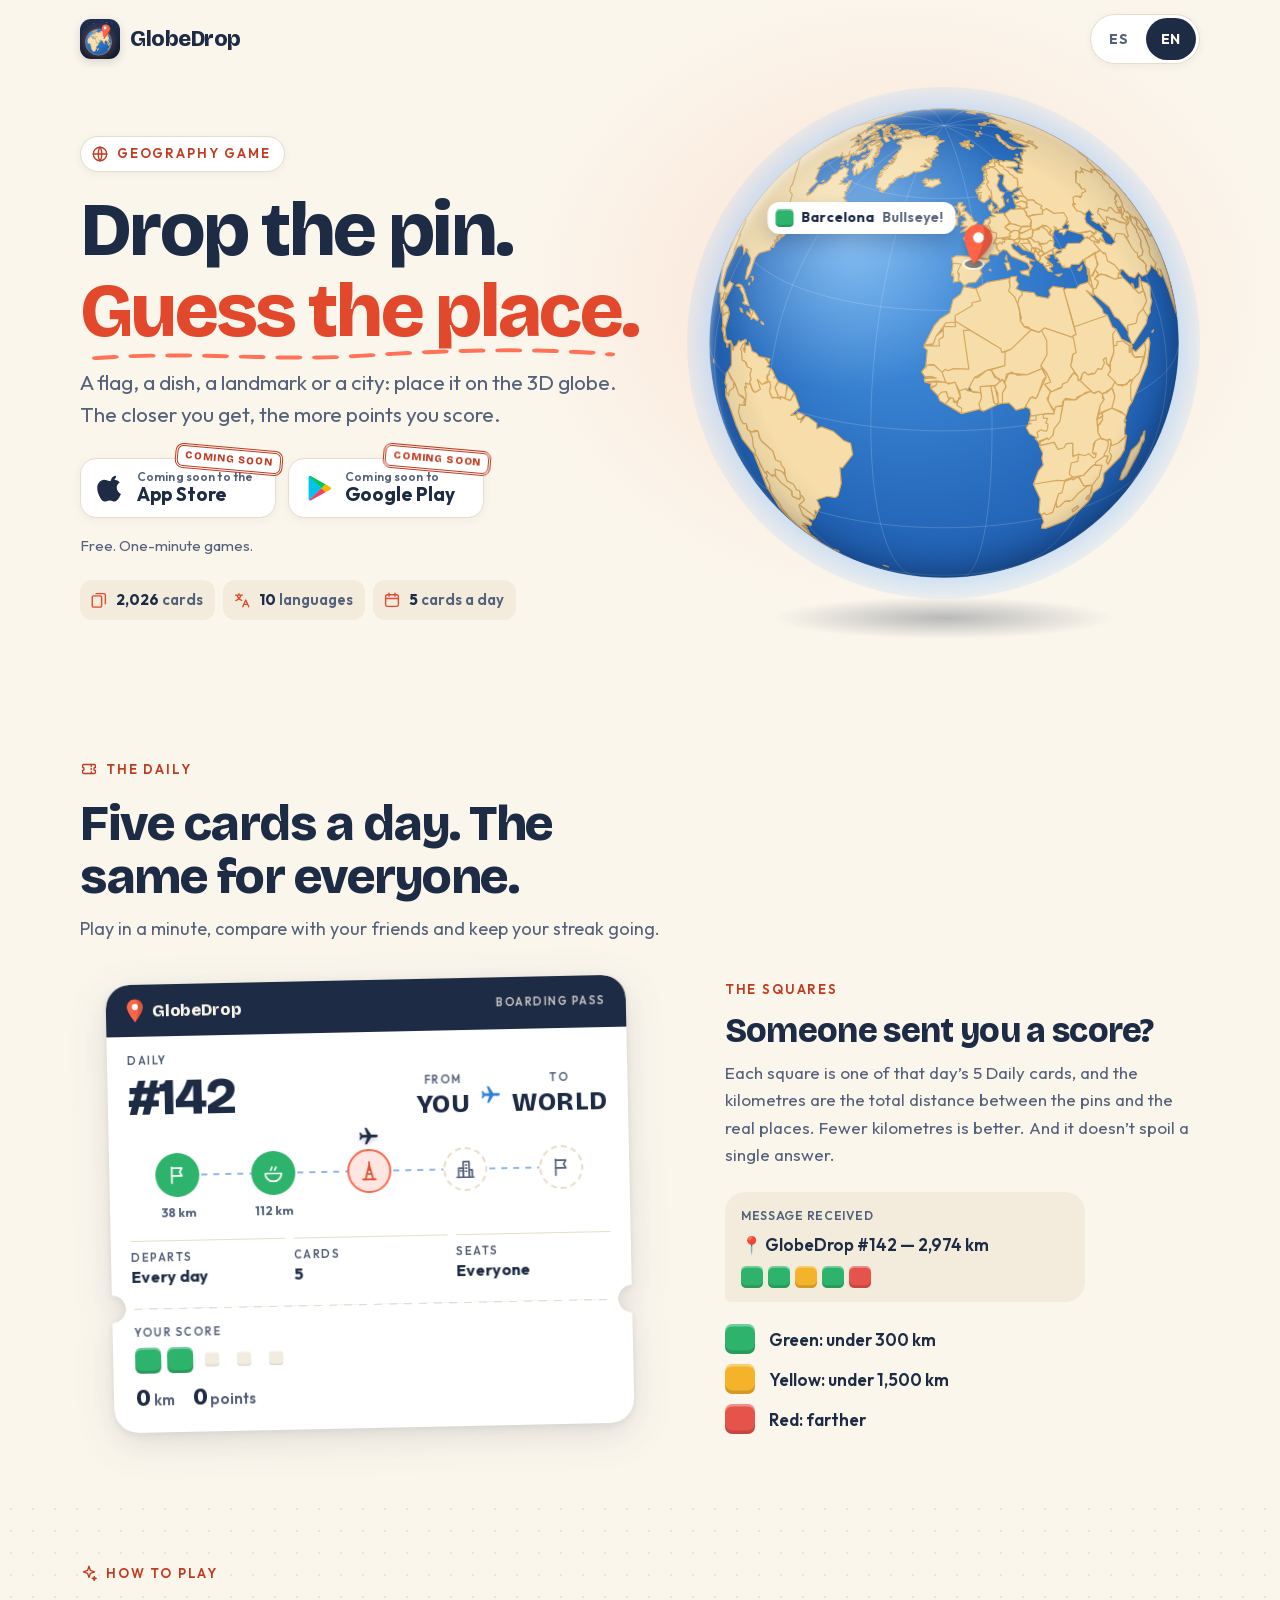
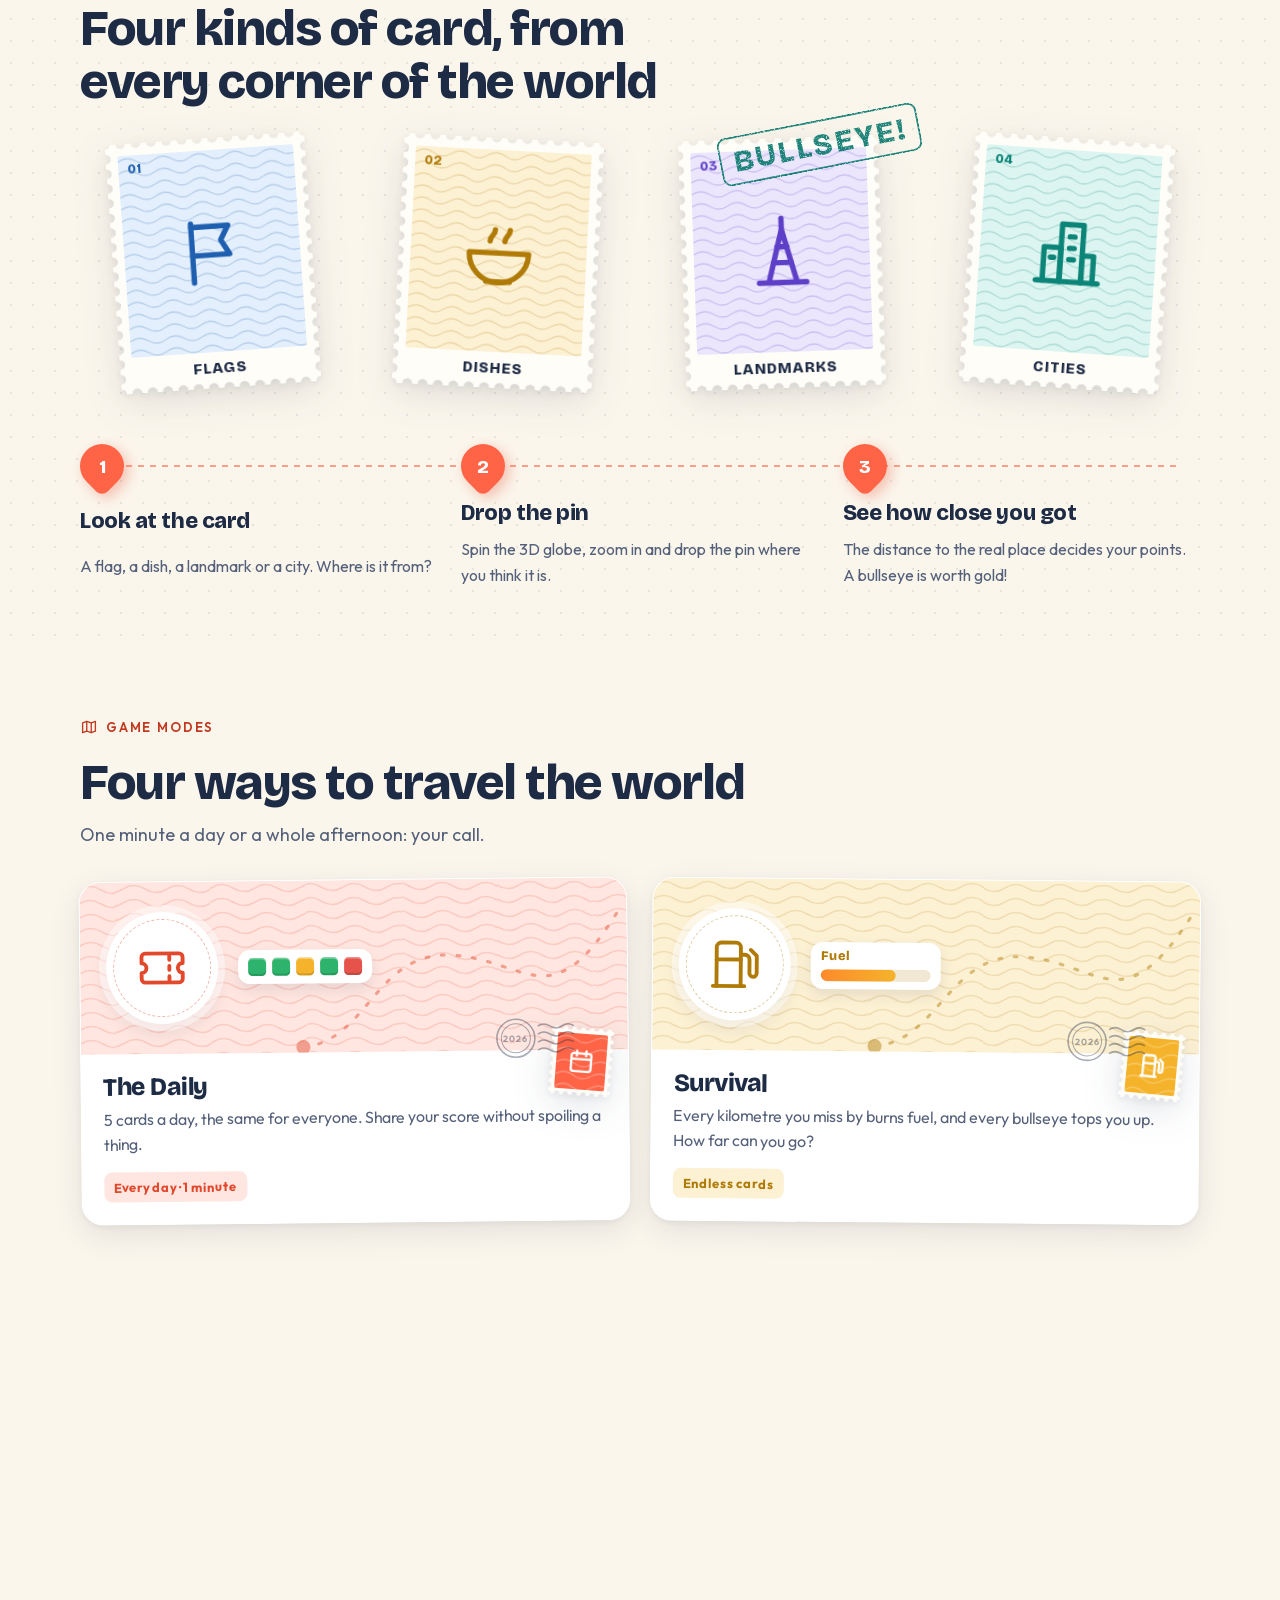
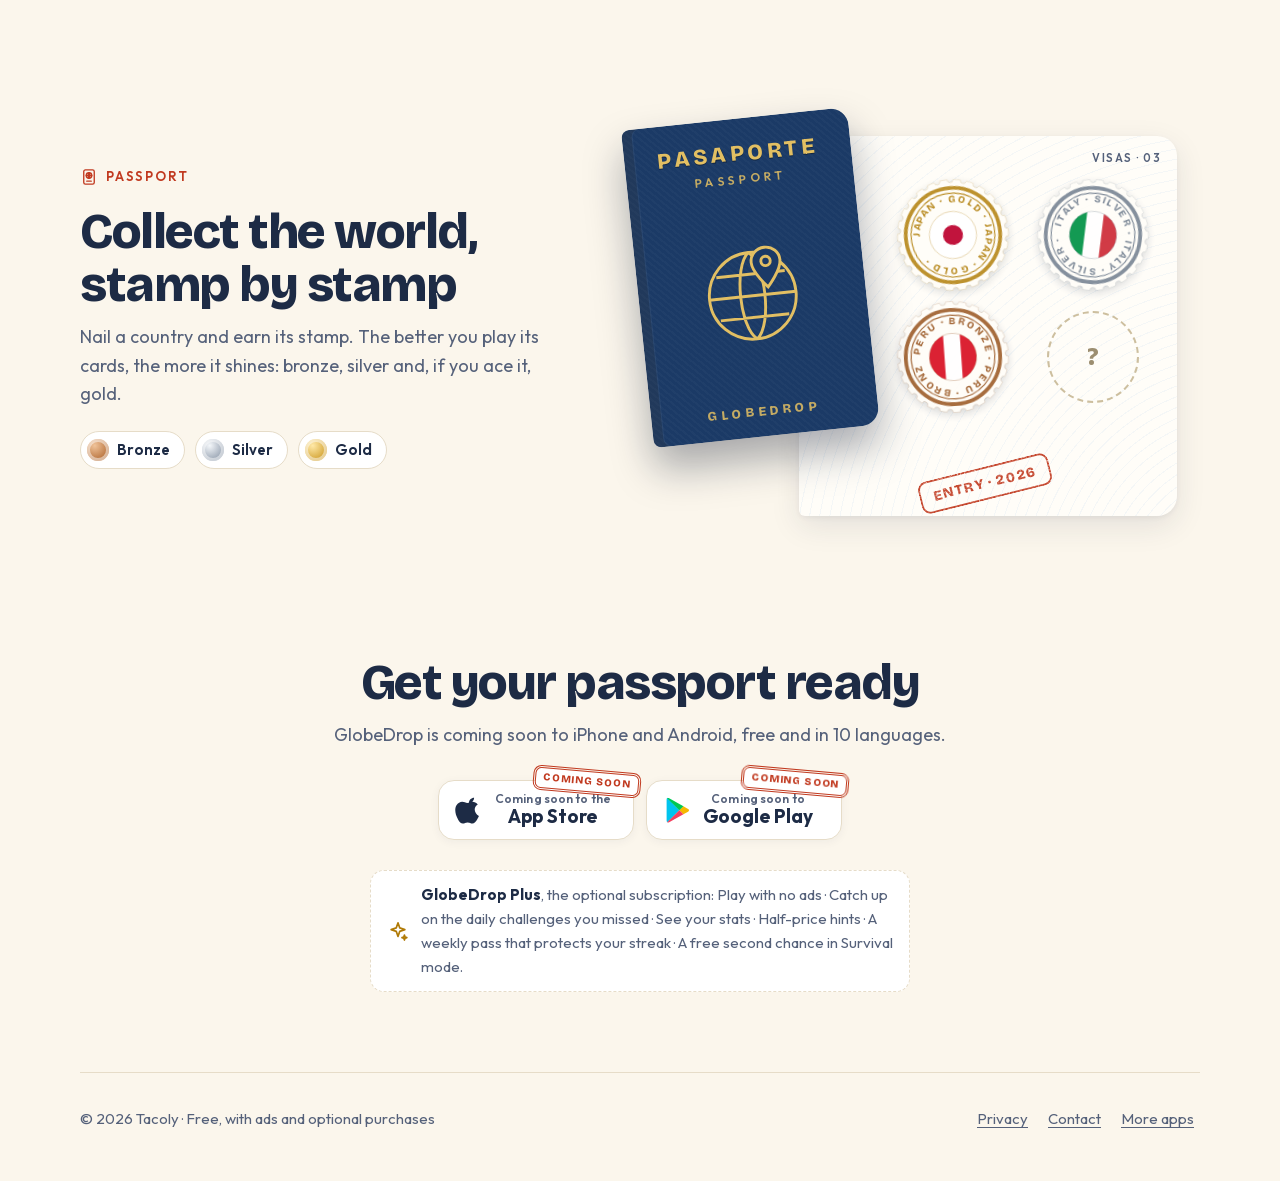
<file: globedrop/index.html>
<!doctype html>
<html lang="en" data-lang="en">
<head>
<meta charset="utf-8">
<meta name="viewport" content="width=device-width,initial-scale=1">
<title>GlobeDrop · Drop the pin, guess the place</title>
<meta name="description" content="GlobeDrop is a casual geography game: drop a pin on a 3D globe to guess where a flag, a dish, a landmark or a city is from. The Daily: 5 cards a day, the same for everyone. Coming soon to the App Store and Google Play.">
<link rel="canonical" href="https://guillempejo.github.io/globedrop/">
<meta name="author" content="Tacoly · Guillem Pejó">
<meta name="theme-color" content="#FBF6EC" media="(prefers-color-scheme: light)">
<meta name="theme-color" content="#101826" media="(prefers-color-scheme: dark)">
<meta property="og:type" content="website">
<meta property="og:site_name" content="GlobeDrop">
<meta property="og:title" content="GlobeDrop · Drop the pin, guess the place">
<meta property="og:description" content="A geography game on a 3D globe. The Daily: 5 cards a day, the same for everyone. Can you beat this score? Coming soon to iPhone and Android.">
<meta property="og:url" content="https://guillempejo.github.io/globedrop/">
<meta property="og:image" content="https://guillempejo.github.io/globedrop/og.png">
<meta property="og:image:width" content="1200">
<meta property="og:image:height" content="630">
<meta property="og:image:alt" content="A globe with a red pin dropped on it next to a GlobeDrop boarding pass for The Daily and the words: Drop the pin. Guess the place.">
<meta property="og:locale" content="en_US">
<meta property="og:locale:alternate" content="es_ES">
<meta name="twitter:card" content="summary_large_image">
<meta name="twitter:title" content="GlobeDrop · Drop the pin, guess the place">
<meta name="twitter:description" content="A geography game on a 3D globe. The Daily: 5 cards a day, the same for everyone. Coming soon to iPhone and Android.">
<meta name="twitter:image" content="https://guillempejo.github.io/globedrop/og.png">
<meta name="twitter:image:alt" content="A globe with a red pin dropped on it next to a GlobeDrop boarding pass for The Daily and the words: Drop the pin. Guess the place.">
<link rel="icon" href="icon.png" type="image/png">
<link rel="apple-touch-icon" href="apple-touch-icon.png">
<link rel="preload" href="fonts/bricolage_extrabold.woff2" as="font" type="font/woff2" crossorigin>
<link rel="preload" href="fonts/outfit_regular.woff2" as="font" type="font/woff2" crossorigin>
<script>
  // Idioma antes de pintar: ?lang= > elección guardada > idioma del navegador (es, ca, gl, eu → español). Sin JS, inglés.
  (function () {
    var l = null;
    try { l = new URLSearchParams(location.search).get('lang') || localStorage.getItem('globedrop-lang'); } catch (e) {}
    if (l !== 'es' && l !== 'en') l = ['es', 'ca', 'gl', 'eu'].indexOf((navigator.language || '').slice(0, 2).toLowerCase()) >= 0 ? 'es' : 'en';
    document.documentElement.setAttribute('data-lang', l);
    document.documentElement.lang = l;
    document.documentElement.classList.add('js');
  })();
</script>
<style>
/* Fuentes de la app (OFL, subconjunto latino): Bricolage Grotesque ExtraBold y Outfit */
@font-face{font-family:"Bricolage";src:url(fonts/bricolage_extrabold.woff2) format("woff2");font-weight:800;font-display:swap}
@font-face{font-family:"Outfit";src:url(fonts/outfit_regular.woff2) format("woff2");font-weight:400;font-display:swap}
@font-face{font-family:"Outfit";src:url(fonts/outfit_semibold.woff2) format("woff2");font-weight:600;font-display:swap}
@font-face{font-family:"Outfit";src:url(fonts/outfit_bold.woff2) format("woff2");font-weight:700;font-display:swap}

/* Atlas de viaje (diseño v3 de la app) */
:root{
  --bg:#FBF6EC; --surface:#FFFFFF; --surface-2:#F3ECDD; --ink:#1D2B45; --muted:#55617A; --line:#E6DCC8;
  --coral:#FF6447; --coral-deep:#E2482C; --coral-text:#C13A20; --coral-tint:#FFE6E0;
  --sea:#2F7FD8; --sea-deep:#1F5FB0; --sea-text:#1F5FAE; --sea-tint:#E3EFFC;
  --teal:#14A89A; --teal-deep:#0B7A6F; --teal-tint:#DDF5F1;
  --mustard:#F4B32A; --mustard-deep:#B07A06; --mustard-tint:#FDF1D4;
  --plum:#7D5BE6; --plum-deep:#5E3FC7; --plum-tint:#ECE6FD;
  --brick:#E5534B; --navy:#1B3A66; --gold:#E2BF63;
  --paper:#FFFDF8; --paper-ink:#1D2B45;
  --card-shadow:0 10px 30px rgba(29,43,69,.10),0 2px 6px rgba(29,43,69,.06);
  --lift-shadow:0 24px 48px rgba(29,43,69,.18),0 6px 14px rgba(29,43,69,.08);
  --drop:drop-shadow(0 10px 18px rgba(29,43,69,.13)) drop-shadow(0 2px 3px rgba(29,43,69,.08));
  --card-line:transparent;
  --spring:cubic-bezier(.34,1.56,.64,1); --spring-soft:cubic-bezier(.22,1.25,.36,1); --out:cubic-bezier(.16,1,.3,1);
  --stamp-ease:cubic-bezier(.3,1.6,.55,1);
  --display:"Bricolage","Outfit",ui-rounded,system-ui,sans-serif;
  color-scheme:light;
}
@media (prefers-color-scheme:dark){
  :root:not([data-theme="light"]){
    --bg:#101826; --surface:#18233A; --surface-2:#22304A; --ink:#F3EEE4; --muted:#AAB4C7; --line:#2D3C58;
    --coral-text:#FF8A70; --coral-tint:#3F2420; --sea-text:#86B9F2; --sea-tint:#1C3352; --teal-tint:#163A39;
    --mustard-tint:#3B311A; --plum-tint:#2B2449; --teal-deep:#3FD0C0; --mustard-deep:#F4B32A; --plum-deep:#A58BFF; --sea-deep:#7FB4F0; --coral-deep:#FF6447;
    --paper:#F1EADB;
    --card-shadow:0 14px 34px rgba(0,0,0,.38); --lift-shadow:0 26px 52px rgba(0,0,0,.5);
    --drop:drop-shadow(0 12px 20px rgba(0,0,0,.4)) drop-shadow(0 2px 3px rgba(0,0,0,.3));
    --card-line:#2D3C58; color-scheme:dark;
  }
}
:root[data-theme="dark"]{
  --bg:#101826; --surface:#18233A; --surface-2:#22304A; --ink:#F3EEE4; --muted:#AAB4C7; --line:#2D3C58;
  --coral-text:#FF8A70; --coral-tint:#3F2420; --sea-text:#86B9F2; --sea-tint:#1C3352; --teal-tint:#163A39;
  --mustard-tint:#3B311A; --plum-tint:#2B2449; --teal-deep:#3FD0C0; --mustard-deep:#F4B32A; --plum-deep:#A58BFF; --sea-deep:#7FB4F0; --coral-deep:#FF6447;
  --paper:#F1EADB;
  --card-shadow:0 14px 34px rgba(0,0,0,.38); --lift-shadow:0 26px 52px rgba(0,0,0,.5);
  --drop:drop-shadow(0 12px 20px rgba(0,0,0,.4)) drop-shadow(0 2px 3px rgba(0,0,0,.3));
  --card-line:#2D3C58; color-scheme:dark;
}
html[data-lang="es"] [data-l="en"], html[data-lang="en"] [data-l="es"]{display:none !important}
*,*::before,*::after{box-sizing:border-box}
html{-webkit-text-size-adjust:100%;overflow-x:clip}
body{margin:0;background:var(--bg);color:var(--ink);font:400 17px/1.6 "Outfit",ui-rounded,-apple-system,BlinkMacSystemFont,"Segoe UI",Roboto,sans-serif;overflow-x:clip;-webkit-font-smoothing:antialiased}
h1,h2,h3{font-family:var(--display);font-weight:800;line-height:1.06;margin:0;text-wrap:balance;letter-spacing:-.02em}
p{margin:0}
a{color:var(--sea-text)}
:focus-visible{outline:3px solid var(--sea);outline-offset:3px;border-radius:10px}
.wrap{width:min(1120px,100% - 32px);margin-inline:auto}
.sr{position:absolute!important;width:1px;height:1px;overflow:hidden;clip:rect(0 0 0 0);white-space:nowrap}
svg.i{width:24px;height:24px;flex:none;fill:none;stroke:currentColor;stroke-width:1.8;stroke-linecap:round;stroke-linejoin:round}

/* ---------- Aparición al hacer scroll ---------- */
.js .rv{opacity:0;transform:translate3d(0,22px,0)}
.js .rv.in{opacity:1;transform:none;transition:opacity .7s var(--out),transform .9s var(--spring-soft);transition-delay:calc(var(--i,0) * 80ms)}

/* ---------- Cabecera ---------- */
.top{display:flex;align-items:center;justify-content:space-between;gap:12px;padding-block:14px;position:relative;z-index:3}
.logo{display:flex;align-items:center;gap:10px;font:800 22px/1 var(--display);letter-spacing:-.02em;color:var(--ink);text-decoration:none;min-height:48px}
.logo img{width:40px;height:40px;border-radius:11px;box-shadow:0 3px 8px rgba(29,43,69,.16)}
.lang{display:inline-flex;gap:2px;border:1px solid var(--line);border-radius:999px;padding:3px;background:var(--surface);box-shadow:0 2px 8px rgba(29,43,69,.06)}
.lang button{border:0;background:none;color:var(--muted);font:700 14px/1 "Outfit",sans-serif;letter-spacing:.04em;min-height:42px;min-width:50px;border-radius:999px;cursor:pointer;transition:background-color .25s,color .25s,transform .2s var(--spring)}
.lang button:active{transform:scale(.94)}
.lang button[aria-pressed="true"]{background:var(--ink);color:var(--bg)}

/* ---------- Portada ---------- */
.hero{position:relative;isolation:isolate;padding-bottom:40px}
.hero::before{content:"";position:absolute;z-index:-1;inset:-90px 0 auto auto;width:min(760px,120vw);height:620px;background:radial-gradient(closest-side,rgba(255,100,71,.16),rgba(255,100,71,0));pointer-events:none}
.hero__grid{display:grid;grid-template-columns:1fr;grid-template-areas:"copy" "globe" "cta";gap:8px;align-items:center}
.hero__copy{grid-area:copy;padding-top:8px}
.hero__cta{grid-area:cta}
.kicker{display:inline-flex;align-items:center;gap:8px;font:600 13px/1 "Outfit",sans-serif;letter-spacing:.14em;text-transform:uppercase;color:var(--coral-text)}
.kicker svg{width:18px;height:18px}
.hero .kicker{background:var(--surface);border:1px solid var(--line);border-radius:999px;padding:8px 14px 8px 10px;box-shadow:0 2px 10px rgba(29,43,69,.05)}
h1{font-size:clamp(42px,11.4vw,76px);margin:18px 0 16px;letter-spacing:-.035em}
h1 em{font-style:normal;color:var(--coral-deep);position:relative;white-space:nowrap}
h1 em::after{content:"";position:absolute;left:2%;right:4%;bottom:-.1em;height:.22em;background:url("data:image/svg+xml,%3Csvg xmlns='http://www.w3.org/2000/svg' viewBox='0 0 200 14' preserveAspectRatio='none'%3E%3Cpath d='M2 9C40 3 70 12 104 7s70-6 94-1' fill='none' stroke='%23FF6447' stroke-width='3.2' stroke-linecap='round' stroke-dasharray='7 7'/%3E%3C/svg%3E") 0 0/100% 100% no-repeat;opacity:.9}
.lead{font-size:clamp(18px,4.6vw,21px);line-height:1.5;color:var(--muted);max-width:30em}

.stores{display:flex;flex-wrap:wrap;gap:12px}
.badge{position:relative;display:inline-flex;align-items:center;gap:12px;min-height:60px;flex:1 1 180px;padding:9px 22px 9px 16px;border-radius:16px;background:var(--surface);color:var(--ink);text-decoration:none;border:1px solid var(--line);box-shadow:0 2px 10px rgba(29,43,69,.05)}
span.badge{cursor:default}
a.badge{background:var(--ink);color:var(--bg);border-color:transparent;box-shadow:0 6px 14px rgba(29,43,69,.25);transition:transform .2s var(--spring),box-shadow .2s}
a.badge:active{transform:scale(.97);box-shadow:0 1px 4px rgba(29,43,69,.25)}
.badge svg{width:28px;height:28px;flex:none}
.badge > span{display:flex;flex-direction:column;line-height:1.15;font-weight:700;font-size:19px}
.badge small{font-size:12px;font-weight:600;color:var(--muted);letter-spacing:.01em}
.badge .soon{position:absolute;top:-10px;right:-6px;font:800 10.5px/1 var(--display);letter-spacing:.08em;text-transform:uppercase;color:var(--coral-text);background:var(--surface);border:1.5px solid currentColor;outline:1.5px solid currentColor;outline-offset:1.5px;border-radius:6px;padding:4px 7px;transform:rotate(5deg);font-style:normal}
.cta-note{margin:16px 0 0;font-size:15px;color:var(--muted)}
.facts{display:flex;flex-wrap:wrap;gap:8px;margin:22px 0 0;padding:0;list-style:none}
.facts li{display:inline-flex;align-items:center;gap:8px;background:var(--surface-2);border-radius:12px;padding:8px 12px 8px 10px;font-weight:600;font-size:15px;color:var(--muted)}
.facts b{color:var(--ink);font-weight:700}
.facts svg{width:18px;height:18px;color:var(--coral-deep)}

/* globo */
.globe{grid-area:globe;position:relative;justify-self:center;width:min(86vw,360px);aspect-ratio:1;margin:26px 0 34px;--rim:#9CCBFF}
.globe__float{position:absolute;inset:0;animation:float 7s ease-in-out infinite}
.globe__halo{position:absolute;inset:-4.5%;border-radius:50%;background:radial-gradient(closest-side,rgba(156,203,255,0) 88%,rgba(156,203,255,.5) 90%,rgba(156,203,255,.18) 100%)}
.globe canvas{position:absolute;inset:0;width:100%;height:100%;border-radius:50%;touch-action:pan-y;cursor:grab;-webkit-tap-highlight-color:transparent}
.globe.grab canvas{cursor:grabbing}
.globe__shine{position:absolute;inset:0;border-radius:50%;pointer-events:none;background:radial-gradient(circle at 30% 26%,rgba(255,255,255,.34),rgba(255,255,255,0) 34%),radial-gradient(circle at 50% 50%,rgba(13,28,58,0) 58%,rgba(13,28,58,.30) 100%);box-shadow:inset 5px 7px 10px -4px rgba(255,255,255,.55),inset -10px -14px 24px -8px rgba(10,22,48,.35)}
.globe__shadow{position:absolute;left:14%;right:14%;bottom:-13%;height:9%;border-radius:50%;background:radial-gradient(closest-side,rgba(29,43,69,.30),rgba(29,43,69,0));animation:shadow 7s ease-in-out infinite;z-index:-1}
@keyframes float{0%,100%{transform:translate3d(0,-7px,0)}50%{transform:translate3d(0,7px,0)}}
@keyframes shadow{0%,100%{transform:scale(.86);opacity:.7}50%{transform:scale(1);opacity:1}}
.globe:not(.ready) canvas{opacity:0}
.globe canvas{transition:opacity .6s}
/* chincheta */
.pin{position:absolute;left:0;top:0;width:0;height:0;pointer-events:none;will-change:transform}
.pin__fx{position:absolute;left:0;top:0}
.pin__body{position:absolute;left:-15px;top:-41px;width:30px;height:42px;transform-origin:50% 100%;opacity:0;filter:drop-shadow(2px 4px 3px rgba(10,20,40,.3))}
.pin__hole{position:absolute;left:-9px;top:-4px;width:18px;height:8px;border-radius:50%;background:rgba(15,28,55,.45);box-shadow:0 0 0 2px rgba(255,255,255,.85);opacity:0;transform:scale(.2)}
.pin__ripple{position:absolute;left:-26px;top:-12px;width:52px;height:24px;border-radius:50%;border:2.5px solid #fff;opacity:0}
.pin__fx.drop .pin__body{animation:pin-drop .9s var(--out) forwards}
.pin__fx.drop .pin__hole{animation:hole .35s .38s var(--spring) forwards}
.pin__fx.drop .pin__ripple{animation:ripple 1s .38s var(--out) forwards}
.pin__fx.drop .pin__ripple + .pin__ripple{animation-delay:.58s}
.pin__fx.lift .pin__body{animation:pin-lift .45s ease-in forwards}
.pin__fx.lift .pin__hole{transition:opacity .3s;opacity:0}
@keyframes pin-drop{
  0%{opacity:0;transform:translate3d(0,-150px,0) rotate(10deg) scale(.9)}
  12%{opacity:1}
  42%{transform:translate3d(0,0,0) rotate(10deg) scale(1.06,.86)}
  60%{transform:translate3d(0,-14px,0) rotate(10deg) scale(.97,1.04)}
  76%{transform:translate3d(0,0,0) rotate(10deg) scale(1.02,.97)}
  100%{opacity:1;transform:translate3d(0,0,0) rotate(10deg) scale(1)}}
@keyframes pin-lift{0%{opacity:1;transform:rotate(10deg)}100%{opacity:0;transform:translate3d(0,-40px,0) rotate(10deg) scale(.8)}}
@keyframes hole{to{opacity:1;transform:scale(1)}}
@keyframes ripple{0%{opacity:.95;transform:scale(.2)}100%{opacity:0;transform:scale(2.3)}}
/* resultado junto a la chincheta */
.gchip{position:absolute;left:0;top:0;width:0;height:0;pointer-events:none;will-change:transform}
.gchip > span{position:absolute;left:18px;bottom:30px;display:flex;align-items:center;gap:8px;white-space:nowrap;background:var(--surface);color:var(--ink);border-radius:12px;padding:7px 12px 7px 8px;box-shadow:0 8px 20px rgba(13,25,50,.22);font-size:14px;font-weight:600;line-height:1.1;opacity:0;transform:translate3d(-8px,6px,0) scale(.9);transform-origin:0 100%;transition:opacity .25s,transform .45s var(--spring)}
.gchip.flip > span{left:auto;right:18px;transform-origin:100% 100%}
.gchip.show > span{opacity:1;transform:none}
.gchip b{font-weight:700}
.gchip .gchip__km{color:var(--muted);font-weight:600}
.tile{display:inline-block;width:1em;height:1em;border-radius:.24em;background:var(--line);flex:none;box-shadow:inset 0 -.12em 0 rgba(0,0,0,.14),inset 0 .08em 0 rgba(255,255,255,.35)}
.tile.g{background:#2DB36B}.tile.y{background:#F4B32A}.tile.r{background:#E5534B}
.gchip .tile{font-size:18px}

/* ---------- Secciones ---------- */
section{padding-block:64px}
.head{max-width:40em;margin-bottom:30px}
h2{font-size:clamp(32px,7.4vw,50px);margin:12px 0 12px;letter-spacing:-.03em}
.sub{color:var(--muted);font-size:18px;max-width:36em}

/* ---------- El reto diario: tarjeta de embarque ---------- */
.daily__grid{display:grid;gap:44px;align-items:center}
.pass-wrap{filter:var(--drop);max-width:520px;width:100%;justify-self:center}
.pass{position:relative;transform:rotate(-1.2deg)}
.pass > *{background:var(--surface)}
.pass__main{border-radius:24px 24px 0 0;overflow:hidden;-webkit-mask:radial-gradient(circle 14px at 0 100%,#0000 96%,#000) ,radial-gradient(circle 14px at 100% 100%,#0000 96%,#000);-webkit-mask-composite:source-in;mask:radial-gradient(circle 14px at 0 100%,#0000 96%,#000) ,radial-gradient(circle 14px at 100% 100%,#0000 96%,#000);mask-composite:intersect}
.pass__stub{position:relative;border-radius:0 0 24px 24px;padding:18px 22px 20px;-webkit-mask:radial-gradient(circle 14px at 0 0,#0000 96%,#000),radial-gradient(circle 14px at 100% 0,#0000 96%,#000);-webkit-mask-composite:source-in;mask:radial-gradient(circle 14px at 0 0,#0000 96%,#000),radial-gradient(circle 14px at 100% 0,#0000 96%,#000);mask-composite:intersect}
.pass__stub::before{content:"";position:absolute;left:22px;right:22px;top:-1px;height:2px;background:repeating-linear-gradient(90deg,var(--line) 0 8px,transparent 8px 15px)}
.pass__head{display:flex;align-items:center;justify-content:space-between;gap:12px;background:var(--ink);color:var(--bg);padding:14px 20px}
@media (prefers-color-scheme:dark){:root:not([data-theme="light"]) .pass__head{background:#0B111C;color:#F3EEE4}}
:root[data-theme="dark"] .pass__head{background:#0B111C;color:#F3EEE4}
.pass__brand{display:flex;align-items:center;gap:8px;font:800 17px/1 var(--display);letter-spacing:-.01em}
.pass__brand svg{width:18px;height:24px;color:var(--coral)}
.lbl{display:block;font:600 11px/1.2 "Outfit",sans-serif;letter-spacing:.14em;text-transform:uppercase;color:var(--muted)}
.pass__head .lbl{color:inherit;opacity:.75}
.pass__body{padding:18px 20px 22px;position:relative}
.pass__top{display:flex;justify-content:space-between;align-items:flex-end;gap:12px}
.pass__num{font:800 52px/.95 var(--display);letter-spacing:-.04em;margin-top:6px}
.iata{display:flex;align-items:center;gap:10px;text-align:center}
.iata b{display:block;font:800 26px/1 var(--display);letter-spacing:.02em}
.iata .lbl{margin-bottom:4px}
.iata svg{width:22px;height:22px;color:var(--sea);fill:currentColor;stroke:none}
.route{position:relative;list-style:none;margin:30px 0 4px;padding:0;display:grid;grid-template-columns:repeat(5,1fr)}
.route::before{content:"";position:absolute;left:10%;right:10%;top:21px;height:2px;background:repeating-linear-gradient(90deg,var(--sea) 0 6px,transparent 6px 12px);opacity:.55}
.js .route::before{animation:dash .9s linear infinite}
@keyframes dash{to{background-position:12px 0}}
.stop{position:relative;display:flex;flex-direction:column;align-items:center;gap:6px;z-index:1}
.stop__dot{display:grid;place-items:center;width:44px;height:44px;border-radius:50%;background:var(--surface);border:2px dashed var(--line);color:var(--muted);transition:background-color .3s,border-color .3s,color .3s}
.stop__dot svg{width:22px;height:22px}
.stop__km{font-size:12px;font-weight:700;color:var(--muted);white-space:nowrap;opacity:0;transform:translate3d(0,-4px,0);transition:opacity .3s,transform .4s var(--spring)}
.stop.cur .stop__dot{border-style:solid;border-color:var(--coral);background:var(--coral-tint);color:var(--coral-deep);animation:pulse 1.2s ease-in-out infinite}
.stop.done .stop__dot{border:0;color:#fff;background:var(--res);animation:stop-in .5s var(--stamp-ease)}
.stop.done .stop__km{opacity:1;transform:none}
.stop[data-r="g"]{--res:#2DB36B}.stop[data-r="y"]{--res:#E9A514}.stop[data-r="r"]{--res:#E5534B}
@keyframes stop-in{0%{transform:scale(.4)}100%{transform:scale(1)}}
@keyframes pulse{0%,100%{box-shadow:0 0 0 0 rgba(255,100,71,.35)}50%{box-shadow:0 0 0 7px rgba(255,100,71,0)}}
.plane{position:absolute;left:0;right:0;top:-24px;height:22px;pointer-events:none;z-index:2}
.plane__carrier{position:absolute;inset:0;transform:translate3d(-90%,0,0);transition:transform .8s cubic-bezier(.5,0,.25,1)}
.plane__carrier svg{position:absolute;right:-11px;top:0;width:22px;height:22px;color:var(--ink);fill:currentColor;stroke:none;animation:sway 1.6s ease-in-out infinite;filter:drop-shadow(0 2px 2px rgba(29,43,69,.25))}
.landed .plane__carrier svg{opacity:0;transition:opacity .4s .5s}
@keyframes sway{0%,100%{transform:translate3d(0,-1.5px,0) rotate(-4deg)}50%{transform:translate3d(0,1.5px,0) rotate(4deg)}}
.fields{display:grid;grid-template-columns:repeat(3,1fr);gap:8px;margin:18px 0 0}
.fields div{border-top:1px solid var(--line);padding-top:10px}
.fields dd{margin:3px 0 0;font-weight:700;font-size:16px;line-height:1.2}
.stub__row{display:flex;align-items:center;justify-content:space-between;gap:14px}
.pass__tiles{display:flex;gap:6px;margin-top:8px;font-size:26px}
.pass__tiles .tile{transform:scale(.55);opacity:.55;transition:transform .5s var(--stamp-ease),opacity .3s,background-color .3s}
.pass__tiles .tile:not(.on){background:var(--line)!important}
.pass__tiles .tile.on{transform:none;opacity:1}
.stub__nums{display:flex;gap:18px;margin-top:12px;font-size:15px;color:var(--muted);font-weight:600}
.stub__nums b{font:800 24px/1 var(--display);color:var(--ink);font-variant-numeric:tabular-nums;letter-spacing:-.02em}
/* sello de goma */
.rstamp{display:inline-block;font:800 17px/1 var(--display);letter-spacing:.06em;text-transform:uppercase;color:var(--ink-c,var(--teal-deep));border:2.5px solid currentColor;outline:2.5px solid currentColor;outline-offset:2.5px;border-radius:9px;padding:8px 12px 7px;transform:rotate(-8deg);white-space:nowrap;
  -webkit-mask:url("data:image/svg+xml,%3Csvg xmlns='http://www.w3.org/2000/svg' width='140' height='70'%3E%3Cfilter id='n'%3E%3CfeTurbulence type='fractalNoise' baseFrequency='.75' numOctaves='2' seed='7'/%3E%3CfeColorMatrix values='0 0 0 0 0 0 0 0 0 0 0 0 0 0 0 0 0 0 -3.2 2.75'/%3E%3C/filter%3E%3Crect width='140' height='70' filter='url(%23n)'/%3E%3C/svg%3E") 0 0/140px 70px;mask:url("data:image/svg+xml,%3Csvg xmlns='http://www.w3.org/2000/svg' width='140' height='70'%3E%3Cfilter id='n'%3E%3CfeTurbulence type='fractalNoise' baseFrequency='.75' numOctaves='2' seed='7'/%3E%3CfeColorMatrix values='0 0 0 0 0 0 0 0 0 0 0 0 0 0 0 0 0 0 -3.2 2.75'/%3E%3C/filter%3E%3Crect width='140' height='70' filter='url(%23n)'/%3E%3C/svg%3E") 0 0/140px 70px}
.js .stamp-in{opacity:0;transform:rotate(var(--rot,-8deg)) scale(1.45)}
.js .stamp-in.in{opacity:.92;transform:rotate(var(--rot,-8deg)) scale(1);transition:transform .5s var(--stamp-ease) var(--d,0s),opacity .12s var(--d,0s)}
.pass__stamp{flex:none;--rot:-9deg;font-size:16px}

/* explicación de los cuadrados */
.share h3{font-size:clamp(26px,5.6vw,34px);margin:12px 0 10px}
.share > p{color:var(--muted);font-size:17px}
.bubble{position:relative;margin:24px 0 22px;background:var(--surface-2);border-radius:20px 20px 20px 6px;padding:14px 16px;max-width:360px}
.bubble__meta{font-size:12px;font-weight:600;color:var(--muted);letter-spacing:.06em;text-transform:uppercase;margin-bottom:6px}
.bubble p{font-weight:600;font-size:17px;overflow-wrap:anywhere}
.bubble .tiles{display:flex;gap:5px;font-size:22px;margin-top:8px}
.legend{list-style:none;margin:0;padding:0;display:grid;gap:10px}
.legend li{display:flex;align-items:center;gap:14px;font-weight:600}
.legend .tile{font-size:30px}
.legend small{display:block;color:var(--muted);font-weight:400;font-size:15px}

/* ---------- Cómo se juega ---------- */
.how{background:radial-gradient(circle,rgba(29,43,69,.09) 1.2px,transparent 1.6px) 0 0/22px 22px}
@media (prefers-color-scheme:dark){:root:not([data-theme="light"]) .how{background-image:radial-gradient(circle,rgba(243,238,228,.07) 1.2px,transparent 1.6px)}}
:root[data-theme="dark"] .how{background-image:radial-gradient(circle,rgba(243,238,228,.07) 1.2px,transparent 1.6px)}
.kinds{position:relative;list-style:none;margin:8px 0 56px;padding:0;display:grid;grid-template-columns:repeat(2,1fr);gap:26px 18px;justify-items:center}
.kind{width:100%;max-width:158px}
.pst{filter:var(--drop);transform:rotate(var(--rot,0deg));transition:transform .5s var(--spring)}
@media (hover:hover){.kind:hover .pst{transform:rotate(0deg) translate3d(0,-6px,0) scale(1.03)}}
.pst__paper{--r:5px;background:var(--paper);padding:calc(var(--r)*2.4);
  -webkit-mask:radial-gradient(var(--r),#0000 97%,#000) calc(var(--r)*-1.5) calc(var(--r)*-1.5)/calc(var(--r)*3) calc(var(--r)*3) round,linear-gradient(#000 0 0) 50%/calc(100% - var(--r)*3) calc(100% - var(--r)*3) no-repeat;
  mask:radial-gradient(var(--r),#0000 97%,#000) calc(var(--r)*-1.5) calc(var(--r)*-1.5)/calc(var(--r)*3) calc(var(--r)*3) round,linear-gradient(#000 0 0) 50%/calc(100% - var(--r)*3) calc(100% - var(--r)*3) no-repeat}
.pst__sheet{position:relative;aspect-ratio:4/4.6;background:var(--tint);color:var(--c);display:grid;place-items:center;overflow:hidden;border-radius:2px}
.pst__sheet::before{content:"";position:absolute;inset:0;background:currentColor;opacity:.22;-webkit-mask:url("data:image/svg+xml,%3Csvg xmlns='http://www.w3.org/2000/svg' width='36' height='12'%3E%3Cpath d='M0 6q9-6 18 0t18 0' fill='none' stroke='%23000' stroke-width='1.3'/%3E%3C/svg%3E") 0 0/36px 12px;mask:url("data:image/svg+xml,%3Csvg xmlns='http://www.w3.org/2000/svg' width='36' height='12'%3E%3Cpath d='M0 6q9-6 18 0t18 0' fill='none' stroke='%23000' stroke-width='1.3'/%3E%3C/svg%3E") 0 0/36px 12px}
.pst__sheet svg.i{position:relative;width:46%;height:auto;aspect-ratio:1;stroke-width:1.6}
.pst__val{position:absolute;top:8px;left:9px;font:800 13px/1 var(--display);letter-spacing:-.01em}
.pst__name{display:block;text-align:center;font:800 15px/1 var(--display);letter-spacing:.06em;text-transform:uppercase;color:var(--paper-ink);padding-top:9px}
.kinds .rstamp{position:absolute;z-index:2;font-size:clamp(22px,5.4vw,30px);--ink-c:var(--teal-deep);--rot:-11deg;right:2%;top:-14px;pointer-events:none}
@media (prefers-color-scheme:dark){:root:not([data-theme="light"]) .kinds .rstamp{--ink-c:#3FD0C0}}
.steps{position:relative;list-style:none;margin:0;padding:0;display:grid;gap:26px}
.steps::before{content:"";position:absolute;left:21px;top:24px;bottom:24px;width:2px;background:repeating-linear-gradient(180deg,var(--coral) 0 6px,transparent 6px 12px);opacity:.6}
.step{position:relative;display:grid;grid-template-columns:44px 1fr;gap:4px 16px;align-items:start}
.step__pin{grid-row:span 2;display:grid;place-items:center;width:44px;height:44px;border-radius:50% 50% 50% 8px;transform:rotate(-45deg);background:var(--coral);box-shadow:0 6px 14px rgba(226,72,44,.32)}
.step__pin b{transform:rotate(45deg);font:800 19px/1 var(--display);color:#fff}
.step h3{font-size:22px;padding-top:2px;letter-spacing:-.02em}
.step p{color:var(--muted);font-size:16px}

/* ---------- Modos: postales ---------- */
.cards{list-style:none;margin:0;padding:0;display:grid;gap:22px}
.pc{position:relative;height:100%;display:grid;grid-template-rows:auto 1fr;background:var(--surface);border:1px solid var(--card-line);border-radius:22px;box-shadow:var(--card-shadow);overflow:hidden;transform:rotate(var(--tilt,0deg));transition:transform .5s var(--spring);-webkit-tap-highlight-color:transparent}
.pc::after{content:"";position:absolute;inset:0;border-radius:inherit;box-shadow:var(--lift-shadow);opacity:0;transition:opacity .4s;pointer-events:none}
@media (hover:hover){.pc:hover{transform:translate3d(0,-8px,0) rotate(calc(var(--tilt,0deg) * -1.4))}.pc:hover::after{opacity:1}.pc:hover .pc__icon{transform:rotate(-6deg) scale(1.06)}}
.pc:active{transform:scale(.975) rotate(var(--tilt,0deg));transition-duration:.15s}
.pc__art{position:relative;height:172px;background:var(--tint);color:var(--cd);overflow:hidden;display:flex;align-items:center;padding-left:26px}
.pc__art::before{content:"";position:absolute;inset:0;background:currentColor;opacity:.16;-webkit-mask:url("data:image/svg+xml,%3Csvg xmlns='http://www.w3.org/2000/svg' width='44' height='14'%3E%3Cpath d='M0 7q11-7 22 0t22 0' fill='none' stroke='%23000' stroke-width='1.5'/%3E%3C/svg%3E") 0 0/44px 14px;mask:url("data:image/svg+xml,%3Csvg xmlns='http://www.w3.org/2000/svg' width='44' height='14'%3E%3Cpath d='M0 7q11-7 22 0t22 0' fill='none' stroke='%23000' stroke-width='1.5'/%3E%3C/svg%3E") 0 0/44px 14px}
.pc__route{position:absolute;right:-6px;top:14px;width:62%;height:auto;aspect-ratio:2;color:var(--cd);opacity:.45}
.pc__badge{position:relative;z-index:1;flex:none;display:grid;place-items:center;width:112px;height:112px;border-radius:50%;background:var(--surface);box-shadow:0 0 0 7px color-mix(in srgb,var(--surface) 45%,transparent),0 8px 18px rgba(29,43,69,.10)}
.pc__badge::after{content:"";position:absolute;inset:7px;border-radius:50%;border:1.5px dashed var(--cd);opacity:.4}
svg.pc__icon{width:58px;height:58px;stroke-width:1.6;transition:transform .5s var(--spring)}
.pc__extra{position:relative;z-index:1;margin-left:20px;padding:8px 10px;border-radius:12px;background:var(--surface);box-shadow:0 6px 14px rgba(29,43,69,.10);display:flex;align-items:center;gap:6px}
.pc__extra .tile{font-size:18px}
.gauge{width:110px;height:12px;border-radius:999px;background:color-mix(in srgb,var(--cd) 18%,transparent);overflow:hidden;position:relative}
.gauge::before{content:"";position:absolute;inset:0;width:68%;border-radius:inherit;background:linear-gradient(90deg,#FF8A2B,#F4B32A)}
.gauge-wrap{display:grid;gap:6px;font:800 13px/1 var(--display);color:var(--cd)}
.stars svg{width:28px;height:28px;fill:#F4B32A;stroke:#C98D0C;stroke-width:1.2}
.stars svg.off{fill:none;stroke:currentColor;opacity:.45}
.metals{display:flex;gap:6px}
.metals i{width:26px;height:26px;border-radius:50%;box-shadow:inset 0 0 0 3px rgba(255,255,255,.45),0 2px 4px rgba(29,43,69,.2)}
.pc__msg{position:relative;padding:20px 22px 22px}
.pc__msg h3{font-size:25px;margin-bottom:6px;padding-right:70px}
.pc__msg p{color:var(--muted);font-size:16px}
.pc__tag{display:inline-flex;align-items:center;gap:6px;margin-top:14px;font-size:13px;font-weight:700;color:var(--cd);background:var(--tint);border-radius:8px;padding:5px 10px}
.pc__post{position:absolute;right:16px;top:150px;z-index:2;width:62px;filter:var(--drop);transform:rotate(5deg)}
.pc__post .pst__paper{--r:3px;padding:6px}
.pc__post .pst__sheet{aspect-ratio:1/1.12;background:var(--c);color:#fff}
.pc__post .pst__sheet::before{opacity:.28;background:#fff}
.pc__post svg.i{width:56%;stroke-width:2}
.pc__mark{position:absolute;right:52px;top:136px;z-index:3;width:84px;height:48px;color:var(--ink);opacity:.38;pointer-events:none}

/* ---------- Pasaporte ---------- */
.pp{display:grid;gap:40px;align-items:center}
.pp__legend{list-style:none;margin:22px 0 0;padding:0;display:flex;flex-wrap:wrap;gap:10px}
.pp__legend li{display:inline-flex;align-items:center;gap:8px;font-weight:600;font-size:15px;background:var(--surface);border:1px solid var(--line);border-radius:999px;padding:6px 14px 6px 6px}
.pp__legend i{width:22px;height:22px;border-radius:50%;box-shadow:inset 0 0 0 3px rgba(255,255,255,.5)}
.m-b{background:radial-gradient(circle at 35% 30%,#F0C39A,#B8733E 70%)}.m-s{background:radial-gradient(circle at 35% 30%,#F4F7FA,#9AA5B4 70%)}.m-g{background:radial-gradient(circle at 35% 30%,#FFE9A8,#D4A537 70%)}
.pp__art{position:relative;max-width:540px;width:100%;justify-self:center;padding:18px 0 0 0}
.pp__page{position:relative;margin-left:30%;min-height:330px;background:var(--paper);border-radius:6px 20px 20px 6px;box-shadow:var(--card-shadow);overflow:hidden;padding:16px}
.pp__page::before{content:"";position:absolute;inset:0;opacity:.5;background:repeating-radial-gradient(circle at 120% 120%,transparent 0 9px,rgba(47,127,216,.10) 9px 10px)}
.pp__page .lbl{position:relative;color:#55617A;text-align:right}
.pp__cover{position:absolute;left:0;top:0;z-index:2;width:42%;aspect-ratio:.71;background:var(--navy);border-radius:8px 18px 18px 8px;color:var(--gold);display:flex;flex-direction:column;align-items:center;justify-content:space-between;padding:22px 10px 18px;transform:rotate(-6deg);box-shadow:0 22px 40px rgba(11,22,45,.35),inset 10px 0 0 rgba(0,0,0,.18),inset 11px 0 0 rgba(255,255,255,.06);background-image:repeating-linear-gradient(45deg,rgba(255,255,255,.025) 0 2px,transparent 2px 5px)}
.pp__cover b{font:800 clamp(15px,3.9vw,22px)/1 var(--display);letter-spacing:.16em;text-shadow:0 1px 0 rgba(0,0,0,.35)}
.pp__cover small{display:block;font:600 clamp(10px,2.4vw,12px)/1 "Outfit",sans-serif;letter-spacing:.3em;margin-top:6px;text-align:center;opacity:.85}
.pp__cover svg{width:56%;height:auto;stroke:currentColor;fill:none;stroke-width:1.6}
.pp__cover .brand{font:800 clamp(11px,2.6vw,13px)/1 var(--display);letter-spacing:.28em;opacity:.85}
.medals{position:relative;display:grid;grid-template-columns:repeat(2,minmax(0,1fr));gap:4px;margin-top:10px;padding-left:20%}
.medal{width:100%;max-width:118px;justify-self:center;--rot:-8deg}
.medal svg{display:block;width:100%;height:auto;overflow:visible;filter:drop-shadow(0 3px 4px rgba(29,43,69,.18))}
.medal text{font:800 8.4px var(--display);letter-spacing:1.2px;fill:currentColor}
.medal--g{color:#B8891D;--rot:-10deg}.medal--s{color:#7B8796;--rot:7deg}.medal--b{color:#A0612F;--rot:-4deg}
.medal--empty{display:grid;place-items:center;aspect-ratio:1;width:78%;max-width:92px;border:2px dashed #CDBF9F;border-radius:50%;color:#9C8E70;font:800 26px/1 var(--display);transform:rotate(0);align-self:center}
.pp .rstamp{position:absolute;left:52%;bottom:16px;z-index:3;font-size:14px;--ink-c:#C13A20;--rot:-14deg}

/* ---------- Final ---------- */
.final{text-align:center;padding-bottom:80px}
.final .head{margin-inline:auto}
.final .stores{justify-content:center}
.plus{display:inline-flex;align-items:center;gap:12px;margin-top:30px;text-align:left;background:var(--surface);border:1px dashed var(--line);border-radius:14px;padding:12px 16px;font-size:15px;color:var(--muted);max-width:36em}
.plus b{color:var(--ink)}
.plus svg{width:22px;height:22px;color:var(--mustard-deep);flex:none}

footer{border-top:1px solid var(--line);padding-block:24px 40px;color:var(--muted);font-size:15px;display:flex;flex-wrap:wrap;gap:12px 28px;justify-content:space-between;align-items:center}
footer nav{display:flex;flex-wrap:wrap;gap:4px 8px}
footer a{color:var(--muted);display:inline-flex;align-items:center;min-height:44px;padding-inline:6px;text-underline-offset:3px}
footer a:hover{color:var(--ink)}

/* ---------- Tamaños ---------- */
@media (min-width:600px){
  .kind{max-width:200px}
  .badge{flex:0 0 auto;min-width:196px}
  .kinds{grid-template-columns:repeat(4,1fr)}
  .kinds .rstamp{right:auto;left:57%;top:-18px}
  .cards{grid-template-columns:repeat(2,1fr)}
}
@media (min-width:760px){
  .steps{grid-template-columns:repeat(3,1fr);gap:24px}
  .steps::before{left:22px;right:22px;top:21px;bottom:auto;width:auto;height:2px;background:repeating-linear-gradient(90deg,var(--coral) 0 6px,transparent 6px 12px)}
  .step{grid-template-columns:1fr;gap:12px}
  .step__pin{grid-row:auto}
}
@media (min-width:940px){
  .hero{padding-bottom:56px}
  .hero__grid{grid-template-columns:1.05fr .95fr;grid-template-areas:"copy globe" "cta globe";column-gap:40px;row-gap:28px}
  .hero__copy{align-self:end;padding-top:40px}
  .hero__cta{align-self:start}
  .globe{width:min(42vw,470px);margin:30px 0 60px}
  .daily__grid{grid-template-columns:1.1fr .9fr;gap:64px}
  .pp{grid-template-columns:.9fr 1.1fr;gap:56px}
  .pp__page{min-height:380px}
}
@media (max-width:380px){
  .badge{min-width:0;flex:1 1 100%}
  .pass__num{font-size:44px}
  .iata b{font-size:22px}
  .stop__dot{width:40px;height:40px}
  .route::before{top:19px}
  .pass__body,.pass__stub{padding-inline:16px}
  .stub__nums b{font-size:21px}
}
@media (prefers-reduced-motion:reduce){
  *,*::before,*::after{animation:none!important;transition:none!important}
  .js .rv{opacity:1;transform:none}
  .js .stamp-in{opacity:.92;transform:rotate(var(--rot,-8deg))}
  .pin__body,.pin__hole{opacity:1;transform:rotate(10deg)}
  .pin__hole{transform:none}
}
</style>
</head>
<body>

<svg width="0" height="0" style="position:absolute" aria-hidden="true" focusable="false">
  <defs>
    <symbol id="i-flag" viewBox="0 0 24 24"><path d="M6 21V3.5"/><path d="M6 4.5h11l-2.4 4.2L17 13H6"/></symbol>
    <symbol id="i-dish" viewBox="0 0 24 24"><path d="M3.2 12.5h17.6a8.8 8.8 0 0 1-17.6 0z"/><path d="M8.5 21h7"/><path d="M9.2 9c0-1.7 1.4-1.7 1.4-3.4M13.6 9c0-1.7 1.4-1.7 1.4-3.4"/></symbol>
    <symbol id="i-landmark" viewBox="0 0 24 24"><path d="M12 2.2v3.3"/><path d="M7.8 21.2 12 5.5l4.2 15.7"/><path d="M9.4 15.3h5.2M10.5 10.6h3"/><path d="M5 21.2h14"/></symbol>
    <symbol id="i-city" viewBox="0 0 24 24"><path d="M2.8 21h18.4"/><path d="M4.8 21v-10h5v10"/><path d="M9.8 21V4h6.4v17"/><path d="M16.2 21v-8h3.4v8"/><path d="M12.3 7.6h1.4M12.3 11h1.4M12.3 14.4h1.4M6.8 14h1"/></symbol>
    <symbol id="i-plane" viewBox="0 0 24 24"><path d="M22 12c0-.9-.8-1.5-1.7-1.5h-5.5L10 3H7.8l2.6 7.5H5.3L3.6 8.2H2l1 3.8-1 3.8h1.6l1.7-2.3h5.1L7.8 21H10l4.8-7.5h5.5c.9 0 1.7-.6 1.7-1.5z"/></symbol>
    <symbol id="route" viewBox="0 0 240 120"><path d="M6 108C52 104 58 40 112 44s70 48 120-34" fill="none" stroke="currentColor" stroke-width="2.2" stroke-linecap="round" stroke-dasharray="2 9"/><circle cx="6" cy="108" r="5" fill="currentColor"/></symbol>
    <symbol id="i-pin" viewBox="0 0 30 42"><path d="M15 1C7.3 1 1 7 1 14.6 1 24.5 15 41 15 41s14-16.5 14-26.4C29 7 22.7 1 15 1z" fill="currentColor"/><path d="M15 1c7.7 0 14 6 14 13.6C29 24.5 15 41 15 41s5.6-12 5.6-26.4C20.6 7 18.2 1 15 1z" fill="#000" fill-opacity=".14"/><circle cx="15" cy="14.2" r="5.4" fill="#fff"/></symbol>
    <symbol id="i-ticket" viewBox="0 0 24 24"><path d="M3.5 7.5A1.5 1.5 0 0 1 5 6h14a1.5 1.5 0 0 1 1.5 1.5V10a2 2 0 0 0 0 4v2.5A1.5 1.5 0 0 1 19 18H5a1.5 1.5 0 0 1-1.5-1.5V14a2 2 0 0 0 0-4z"/><path d="M15 7v1.6M15 11.2v1.6M15 15.4V17"/></symbol>
    <symbol id="i-fuel" viewBox="0 0 24 24"><path d="M4.5 21V5a2 2 0 0 1 2-2h6a2 2 0 0 1 2 2v16"/><path d="M3 21h13"/><path d="M4.5 10h10"/><path d="M14.5 8h1.6a2 2 0 0 1 2 2v5.6a1.5 1.5 0 0 0 3 0V8.4L18.6 6"/></symbol>
    <symbol id="i-map" viewBox="0 0 24 24"><path d="M9 4.5 3.5 6.5v13l5.5-2 6 2 5.5-2v-13l-5.5 2z"/><path d="M9 4.5v13M15 6.5v13"/></symbol>
    <symbol id="i-passport" viewBox="0 0 24 24"><rect x="5" y="2.5" width="14" height="19" rx="2.2"/><circle cx="12" cy="10" r="3.7"/><path d="M8.3 10h7.4M12 6.3c1.5 1.7 1.5 5.7 0 7.4M12 6.3c-1.5 1.7-1.5 5.7 0 7.4"/><path d="M9 17.5h6"/></symbol>
    <symbol id="i-star" viewBox="0 0 24 24"><path d="M12 2.8l2.8 5.8 6.3.9-4.6 4.4 1.1 6.3L12 17.2l-5.6 3 1.1-6.3L2.9 9.5l6.3-.9z"/></symbol>
    <symbol id="i-cards" viewBox="0 0 24 24"><rect x="3" y="6.5" width="12.5" height="15" rx="2"/><path d="M8 3.5h10.5a2 2 0 0 1 2 2V17"/></symbol>
    <symbol id="i-lang" viewBox="0 0 24 24"><path d="M3.5 5.5h9M8 3.5v2M5.6 5.5c.6 3 2.8 5.8 6 7M10.5 5.5c-.6 3-3 6-6.8 7.2"/><path d="M13 21l4-9 4 9M14.5 17.8h5"/></symbol>
    <symbol id="i-cal" viewBox="0 0 24 24"><rect x="3.5" y="5" width="17" height="15.5" rx="2.2"/><path d="M3.5 10h17M8 3v4M16 3v4"/></symbol>
    <symbol id="i-globe" viewBox="0 0 24 24"><circle cx="12" cy="12" r="9"/><path d="M3 12h18M12 3c3 3.2 3 14.8 0 18M12 3c-3 3.2-3 14.8 0 18"/></symbol>
    <symbol id="i-sparkle" viewBox="0 0 24 24"><path d="M12 3l1.9 5.6L19.5 10.5l-5.6 1.9L12 18l-1.9-5.6L4.5 10.5l5.6-1.9z"/><path d="M19 16.5l.7 2 2 .7-2 .7-.7 2-.7-2-2-.7 2-.7z"/></symbol>
    <symbol id="postmark" viewBox="0 0 84 48"><g fill="none" stroke="currentColor" stroke-width="1.6"><circle cx="24" cy="24" r="19"/><circle cx="24" cy="24" r="14.5" stroke-width="1"/><path d="M46 12q6-4 12 0t12 0 12 0M46 20q6-4 12 0t12 0 12 0M46 28q6-4 12 0t12 0 12 0M46 36q6-4 12 0t12 0 12 0"/></g><text x="24" y="27.5" text-anchor="middle" font-family="Outfit,sans-serif" font-weight="700" font-size="9" fill="currentColor">2026</text></symbol>
    <symbol id="dent" viewBox="0 0 100 100"><path d="M96.93 47.40A2.6 2.6 0 0 0 96.93 52.60A47 47 0 0 1 96.19 58.71A2.6 2.6 0 0 0 94.94 63.76A47 47 0 0 1 92.76 69.51A2.6 2.6 0 0 0 90.34 74.11A47 47 0 0 1 86.85 79.17A2.6 2.6 0 0 0 83.40 83.07A47 47 0 0 1 78.80 87.14A2.6 2.6 0 0 0 74.52 90.10A47 47 0 0 1 69.07 92.96A2.6 2.6 0 0 0 64.21 94.80A47 47 0 0 1 58.24 96.27A2.6 2.6 0 0 0 53.08 96.90A47 47 0 0 1 46.92 96.90A2.6 2.6 0 0 0 41.76 96.27A47 47 0 0 1 35.79 94.80A2.6 2.6 0 0 0 30.93 92.96A47 47 0 0 1 25.48 90.10A2.6 2.6 0 0 0 21.20 87.14A47 47 0 0 1 16.60 83.07A2.6 2.6 0 0 0 13.15 79.17A47 47 0 0 1 9.66 74.11A2.6 2.6 0 0 0 7.24 69.51A47 47 0 0 1 5.06 63.76A2.6 2.6 0 0 0 3.81 58.71A47 47 0 0 1 3.07 52.60A2.6 2.6 0 0 0 3.07 47.40A47 47 0 0 1 3.81 41.29A2.6 2.6 0 0 0 5.06 36.24A47 47 0 0 1 7.24 30.49A2.6 2.6 0 0 0 9.66 25.89A47 47 0 0 1 13.15 20.83A2.6 2.6 0 0 0 16.60 16.93A47 47 0 0 1 21.20 12.86A2.6 2.6 0 0 0 25.48 9.90A47 47 0 0 1 30.93 7.04A2.6 2.6 0 0 0 35.79 5.20A47 47 0 0 1 41.76 3.73A2.6 2.6 0 0 0 46.92 3.10A47 47 0 0 1 53.08 3.10A2.6 2.6 0 0 0 58.24 3.73A47 47 0 0 1 64.21 5.20A2.6 2.6 0 0 0 69.07 7.04A47 47 0 0 1 74.52 9.90A2.6 2.6 0 0 0 78.80 12.86A47 47 0 0 1 83.40 16.93A2.6 2.6 0 0 0 86.85 20.83A47 47 0 0 1 90.34 25.89A2.6 2.6 0 0 0 92.76 30.49A47 47 0 0 1 94.94 36.24A2.6 2.6 0 0 0 96.19 41.29A47 47 0 0 1 96.93 47.40Z" fill="#FFFDF8" stroke="currentColor" stroke-opacity=".25" stroke-width=".6"/><circle cx="50" cy="50" r="40" fill="none" stroke="currentColor" stroke-width="3.2"/><circle cx="50" cy="50" r="35.5" fill="none" stroke="currentColor" stroke-width="1"/></symbol>
    <clipPath id="flagclip"><circle cx="50" cy="50" r="20"/></clipPath>
    <path id="arc" d="M50 50m-28 0a28 28 0 1 1 56 0a28 28 0 1 1 -56 0"/>
  </defs>
</svg>

<header class="wrap top">
  <a class="logo" href="./"><img src="icon.png" alt="" width="40" height="40">GlobeDrop</a>
  <div class="lang" role="group" aria-label="Idioma / Language">
    <button type="button" data-set-lang="es" lang="es" aria-label="Español">ES</button>
    <button type="button" data-set-lang="en" lang="en" aria-label="English">EN</button>
  </div>
</header>

<main>
<section class="hero" aria-labelledby="h1" style="padding-top:0">
  <div class="wrap hero__grid">
    <div class="hero__copy">
      <span class="kicker"><svg class="i"><use href="#i-globe"/></svg><span data-l="es" lang="es">Juego de geografía</span><span data-l="en" lang="en">Geography game</span></span>
      <h1 id="h1">
        <span data-l="es" lang="es">Suelta la chincheta. <em>Adivina el lugar.</em></span>
        <span data-l="en" lang="en">Drop the pin. <em>Guess the place.</em></span>
      </h1>
      <p class="lead">
        <span data-l="es" lang="es">Una bandera, un plato, un monumento o una ciudad: sitúalo en el globo 3D. Cuanto más cerca, más puntos.</span>
        <span data-l="en" lang="en">A flag, a dish, a landmark or a city: place it on the 3D globe. The closer you get, the more points you score.</span>
      </p>
    </div>

    <div class="globe" id="globe">
      <div class="globe__shadow"></div>
      <div class="globe__float">
        <div class="globe__halo"></div>
        <canvas id="globe-canvas" width="720" height="720" role="img" aria-label="A globe spinning slowly while a red pin drops onto a city / Un globo que gira despacio mientras cae una chincheta roja sobre una ciudad"></canvas>
        <div class="globe__shine"></div>
        <div class="pin" id="pin" aria-hidden="true"><div class="pin__fx">
          <span class="pin__ripple"></span><span class="pin__ripple"></span><span class="pin__hole"></span>
          <svg class="pin__body" viewBox="0 0 30 42" style="color:#FF6447"><use href="#i-pin"/></svg>
        </div></div>
        <div class="gchip" id="gchip" aria-hidden="true"><span><i class="tile g"></i><b class="gchip__name">Madrid</b><span class="gchip__km"></span></span></div>
      </div>
    </div>

    <div class="hero__cta">
      <!--
        Tiendas: cuando GlobeDrop esté publicada, cambiar cada <span class="badge" aria-disabled="true"> por
        <a class="badge" href="..."> y quitar su <em class="soon">. Hay dos bloques iguales (aquí y en «final»).
          App Store:   https://apps.apple.com/app/id<ID_DE_APP_STORE>   (bundle com.tacoly.globedrop.ios)
          Google Play: https://play.google.com/store/apps/details?id=com.tacoly.globedrop&amp;utm_source=guillempejo.github.io&amp;utm_medium=web&amp;utm_campaign=globedrop
      -->
      <div class="stores">
        <span class="badge" aria-disabled="true"><svg viewBox="0 0 24 24" fill="currentColor" aria-hidden="true"><path d="M16.37 1.43c0 1.14-.46 2.22-1.2 3-.8.84-2.1 1.49-3.15 1.4-.13-1.1.42-2.25 1.15-2.99.82-.85 2.2-1.46 3.2-1.41zM20.5 17.1c-.55 1.27-.81 1.84-1.52 2.96-.99 1.57-2.39 3.52-4.12 3.54-1.54.02-1.94-1-4.03-.99-2.09.01-2.53 1.01-4.07.99-1.73-.02-3.05-1.78-4.04-3.35C-.14 15.6-.43 10.5 1.28 7.87c1.2-1.86 3.1-2.95 4.88-2.95 1.81 0 2.95 1 4.45 1 1.45 0 2.34-1 4.44-1 1.58 0 3.26.86 4.46 2.35-3.92 2.15-3.28 7.75.99 9.83z"/></svg><span><small><span data-l="es" lang="es">Muy pronto en el</span><span data-l="en" lang="en">Coming soon to the</span></small>App Store</span><em class="soon"><span data-l="es" lang="es">Próximamente</span><span data-l="en" lang="en">Coming soon</span></em></span>
        <span class="badge" aria-disabled="true"><svg viewBox="0 0 24 24" aria-hidden="true"><path fill="#00c4ee" d="M3.6 1.5c-.3.3-.5.8-.5 1.4v18.2c0 .6.2 1.1.5 1.4l.1.1L14 12.3v-.2L3.7 1.4z"/><path fill="#f5b800" d="M17.4 15.7l-3.4-3.4v-.2l3.4-3.4.1.1 4 2.3c1.1.6 1.1 1.7 0 2.3l-4 2.3z"/><path fill="#f43f5e" d="M17.5 15.6L14 12.2 3.6 22.5c.4.4 1 .4 1.7.1l12.2-7z"/><path fill="#00c853" d="M17.5 8.8L5.3 1.9c-.7-.4-1.3-.3-1.7.1L14 12.2z"/></svg><span><small><span data-l="es" lang="es">Muy pronto en</span><span data-l="en" lang="en">Coming soon to</span></small>Google Play</span><em class="soon"><span data-l="es" lang="es">Próximamente</span><span data-l="en" lang="en">Coming soon</span></em></span>
      </div>
      <p class="cta-note"><span data-l="es" lang="es">Gratis. Partidas de un minuto.</span><span data-l="en" lang="en">Free. One-minute games.</span></p>
      <ul class="facts">
        <li><svg class="i"><use href="#i-cards"/></svg><span><b><span data-l="es" lang="es">2.026</span><span data-l="en" lang="en">2,026</span></b> <span data-l="es" lang="es">cartas</span><span data-l="en" lang="en">cards</span></span></li>
        <li><svg class="i"><use href="#i-lang"/></svg><span><b>10</b> <span data-l="es" lang="es">idiomas</span><span data-l="en" lang="en">languages</span></span></li>
        <li><svg class="i"><use href="#i-cal"/></svg><span><b>5</b> <span data-l="es" lang="es">cartas al día</span><span data-l="en" lang="en">cards a day</span></span></li>
      </ul>
    </div>
  </div>
</section>

<section id="resultado" class="daily" aria-labelledby="h-daily">
  <div class="wrap">
    <div class="head rv">
      <span class="kicker"><svg class="i"><use href="#i-ticket"/></svg><span data-l="es" lang="es">El reto diario</span><span data-l="en" lang="en">The Daily</span></span>
      <h2 id="h-daily"><span data-l="es" lang="es">Cinco cartas al día. Las mismas para todo el mundo.</span><span data-l="en" lang="en">Five cards a day. The same for everyone.</span></h2>
      <p class="sub"><span data-l="es" lang="es">Juega en un minuto, compárate con tus amigos y mantén la racha.</span><span data-l="en" lang="en">Play in a minute, compare with your friends and keep your streak going.</span></p>
    </div>
    <div class="daily__grid">
      <div class="pass-wrap rv">
        <article class="pass" id="pass" aria-labelledby="pass-title">
          <div class="pass__main">
            <div class="pass__head">
              <span class="pass__brand"><svg viewBox="0 0 30 42" aria-hidden="true"><use href="#i-pin"/></svg>GlobeDrop</span>
              <span class="lbl"><span data-l="es" lang="es">Tarjeta de embarque</span><span data-l="en" lang="en">Boarding pass</span></span>
            </div>
            <div class="pass__body">
              <div class="pass__top">
                <div>
                  <span class="lbl"><span data-l="es" lang="es">Reto diario</span><span data-l="en" lang="en">Daily</span></span>
                  <h3 class="pass__num" id="pass-title"><span class="sr"><span data-l="es" lang="es">Reto diario</span><span data-l="en" lang="en">The Daily</span> </span>#142</h3>
                </div>
                <div class="iata" aria-hidden="true">
                  <div><span class="lbl"><span data-l="es" lang="es">Desde</span><span data-l="en" lang="en">From</span></span><b><span data-l="es" lang="es">TÚ</span><span data-l="en" lang="en">YOU</span></b></div>
                  <svg class="i" viewBox="0 0 24 24"><use href="#i-plane"/></svg>
                  <div><span class="lbl"><span data-l="es" lang="es">Hasta</span><span data-l="en" lang="en">To</span></span><b><span data-l="es" lang="es">MUNDO</span><span data-l="en" lang="en">WORLD</span></b></div>
                </div>
              </div>
              <ol class="route" aria-label="Paradas / Stops">
                <li class="stop" data-r="g"><span class="stop__dot"><svg class="i"><use href="#i-flag"/></svg></span><span class="stop__km"><span class="sr"><span data-l="es" lang="es">Bandera: </span><span data-l="en" lang="en">Flag: </span></span>38 km</span></li>
                <li class="stop" data-r="g"><span class="stop__dot"><svg class="i"><use href="#i-dish"/></svg></span><span class="stop__km"><span class="sr"><span data-l="es" lang="es">Plato: </span><span data-l="en" lang="en">Dish: </span></span>112 km</span></li>
                <li class="stop" data-r="y"><span class="stop__dot"><svg class="i"><use href="#i-landmark"/></svg></span><span class="stop__km"><span class="sr"><span data-l="es" lang="es">Monumento: </span><span data-l="en" lang="en">Landmark: </span></span>640 km</span></li>
                <li class="stop" data-r="g"><span class="stop__dot"><svg class="i"><use href="#i-city"/></svg></span><span class="stop__km"><span class="sr"><span data-l="es" lang="es">Ciudad: </span><span data-l="en" lang="en">City: </span></span><span data-l="es" lang="es">¡Diana!</span><span data-l="en" lang="en">Bullseye!</span></span></li>
                <li class="stop" data-r="r"><span class="stop__dot"><svg class="i"><use href="#i-flag"/></svg></span><span class="stop__km"><span class="sr"><span data-l="es" lang="es">Bandera: </span><span data-l="en" lang="en">Flag: </span></span><span data-l="es" lang="es">2.184 km</span><span data-l="en" lang="en">2,184 km</span></span></li>
                <li class="plane" aria-hidden="true"><span class="plane__carrier"><svg class="i" viewBox="0 0 24 24"><use href="#i-plane"/></svg></span></li>
              </ol>
              <dl class="fields">
                <div><dt class="lbl"><span data-l="es" lang="es">Salida</span><span data-l="en" lang="en">Departs</span></dt><dd><span data-l="es" lang="es">Cada día</span><span data-l="en" lang="en">Every day</span></dd></div>
                <div><dt class="lbl"><span data-l="es" lang="es">Cartas</span><span data-l="en" lang="en">Cards</span></dt><dd>5</dd></div>
                <div><dt class="lbl"><span data-l="es" lang="es">Pasaje</span><span data-l="en" lang="en">Seats</span></dt><dd><span data-l="es" lang="es">Todos</span><span data-l="en" lang="en">Everyone</span></dd></div>
              </dl>
            </div>
          </div>
          <div class="pass__stub">
            <div class="stub__row">
              <div>
                <span class="lbl"><span data-l="es" lang="es">Tu resultado</span><span data-l="en" lang="en">Your score</span></span>
                <div class="pass__tiles" role="img" aria-label="🟩🟩🟨🟩🟥"><i class="tile g"></i><i class="tile g"></i><i class="tile y"></i><i class="tile g"></i><i class="tile r"></i></div>
              </div>
              <span class="rstamp pass__stamp stamp-in" aria-hidden="true"><span data-l="es" lang="es">¡Hecha!</span><span data-l="en" lang="en">Done!</span></span>
            </div>
            <div class="stub__nums">
              <span><b data-l="es" lang="es"><span data-count="2974">2.974</span></b><b data-l="en" lang="en"><span data-count="2974">2,974</span></b> km</span>
              <span><b data-l="es" lang="es"><span data-count="3789">3.789</span></b><b data-l="en" lang="en"><span data-count="3789">3,789</span></b> <span data-l="es" lang="es">puntos</span><span data-l="en" lang="en">points</span></span>
            </div>
          </div>
        </article>
      </div>

      <div class="share rv" style="--i:1">
        <span class="kicker"><span data-l="es" lang="es">Los cuadrados</span><span data-l="en" lang="en">The squares</span></span>
        <h3><span data-l="es" lang="es">¿Te han pasado un resultado?</span><span data-l="en" lang="en">Someone sent you a score?</span></h3>
        <p><span data-l="es" lang="es">Cada cuadrado es una de las 5 cartas del reto diario de ese día, y los kilómetros son la distancia total entre las chinchetas y los lugares de verdad. Menos kilómetros, mejor. Y no destripa ninguna respuesta.</span><span data-l="en" lang="en">Each square is one of that day’s 5 Daily cards, and the kilometres are the total distance between the pins and the real places. Fewer kilometres is better. And it doesn’t spoil a single answer.</span></p>
        <div class="bubble">
          <div class="bubble__meta"><span data-l="es" lang="es">Mensaje recibido</span><span data-l="en" lang="en">Message received</span></div>
          <p><span data-l="es" lang="es">📍 GlobeDrop #142 — 2.974 km</span><span data-l="en" lang="en">📍 GlobeDrop #142 — 2,974 km</span></p>
          <div class="tiles" role="img" aria-label="🟩🟩🟨🟩🟥"><i class="tile g"></i><i class="tile g"></i><i class="tile y"></i><i class="tile g"></i><i class="tile r"></i></div>
        </div>
        <ul class="legend">
          <li><i class="tile g"></i><span><span data-l="es" lang="es">Verde: a menos de 300 km</span><span data-l="en" lang="en">Green: under 300 km</span></span></li>
          <li><i class="tile y"></i><span><span data-l="es" lang="es">Amarillo: a menos de 1.500 km</span><span data-l="en" lang="en">Yellow: under 1,500 km</span></span></li>
          <li><i class="tile r"></i><span><span data-l="es" lang="es">Rojo: más lejos</span><span data-l="en" lang="en">Red: farther</span></span></li>
        </ul>
      </div>
    </div>
  </div>
</section>

<section class="how" aria-labelledby="h-how">
  <div class="wrap">
    <div class="head rv">
      <span class="kicker"><svg class="i"><use href="#i-sparkle"/></svg><span data-l="es" lang="es">Cómo se juega</span><span data-l="en" lang="en">How to play</span></span>
      <h2 id="h-how"><span data-l="es" lang="es">Cuatro tipos de carta, de todos los rincones del mundo</span><span data-l="en" lang="en">Four kinds of card, from every corner of the world</span></h2>
    </div>
    <ul class="kinds">
      <li class="kind rv" style="--i:0"><div class="pst" style="--rot:-4deg;--c:var(--sea-deep);--tint:#E3EFFC"><div class="pst__paper"><div class="pst__sheet" style="color:#1F5FB0"><span class="pst__val">01</span><svg class="i"><use href="#i-flag"/></svg></div><span class="pst__name"><span data-l="es" lang="es">Banderas</span><span data-l="en" lang="en">Flags</span></span></div></div></li>
      <li class="kind rv" style="--i:1"><div class="pst" style="--rot:3deg;--tint:#FDF1D4"><div class="pst__paper"><div class="pst__sheet" style="color:#B07A06"><span class="pst__val">02</span><svg class="i"><use href="#i-dish"/></svg></div><span class="pst__name"><span data-l="es" lang="es">Platos</span><span data-l="en" lang="en">Dishes</span></span></div></div></li>
      <li class="kind rv" style="--i:2"><div class="pst" style="--rot:-2deg;--tint:#ECE6FD"><div class="pst__paper"><div class="pst__sheet" style="color:#5E3FC7"><span class="pst__val">03</span><svg class="i"><use href="#i-landmark"/></svg></div><span class="pst__name"><span data-l="es" lang="es">Monumentos</span><span data-l="en" lang="en">Landmarks</span></span></div></div></li>
      <li class="kind rv" style="--i:3"><div class="pst" style="--rot:4deg;--tint:#DDF5F1"><div class="pst__paper"><div class="pst__sheet" style="color:#0C8579"><span class="pst__val">04</span><svg class="i"><use href="#i-city"/></svg></div><span class="pst__name"><span data-l="es" lang="es">Ciudades</span><span data-l="en" lang="en">Cities</span></span></div></div></li>
      <li class="rstamp stamp-in" style="--d:.55s" aria-hidden="true"><span data-l="es" lang="es">¡Diana!</span><span data-l="en" lang="en">Bullseye!</span></li>
    </ul>
    <ol class="steps">
      <li class="step rv" style="--i:0"><span class="step__pin"><b>1</b></span><h3><span data-l="es" lang="es">Mira la carta</span><span data-l="en" lang="en">Look at the card</span></h3><p><span data-l="es" lang="es">Una bandera, un plato, un monumento o una ciudad. ¿De dónde es?</span><span data-l="en" lang="en">A flag, a dish, a landmark or a city. Where is it from?</span></p></li>
      <li class="step rv" style="--i:1"><span class="step__pin"><b>2</b></span><h3><span data-l="es" lang="es">Suelta la chincheta</span><span data-l="en" lang="en">Drop the pin</span></h3><p><span data-l="es" lang="es">Gira el globo 3D, acércate y deja la chincheta donde creas que está.</span><span data-l="en" lang="en">Spin the 3D globe, zoom in and drop the pin where you think it is.</span></p></li>
      <li class="step rv" style="--i:2"><span class="step__pin"><b>3</b></span><h3><span data-l="es" lang="es">Mira a cuánto te quedas</span><span data-l="en" lang="en">See how close you got</span></h3><p><span data-l="es" lang="es">Los kilómetros que te separan del lugar real deciden tus puntos. ¡Una diana vale oro!</span><span data-l="en" lang="en">The distance to the real place decides your points. A bullseye is worth gold!</span></p></li>
    </ol>
  </div>
</section>

<section class="modes" aria-labelledby="h-modes">
  <div class="wrap">
    <div class="head rv">
      <span class="kicker"><svg class="i"><use href="#i-map"/></svg><span data-l="es" lang="es">Modos de juego</span><span data-l="en" lang="en">Game modes</span></span>
      <h2 id="h-modes"><span data-l="es" lang="es">Cuatro formas de dar la vuelta al mundo</span><span data-l="en" lang="en">Four ways to travel the world</span></h2>
      <p class="sub"><span data-l="es" lang="es">Un minuto al día o una tarde entera: tú eliges.</span><span data-l="en" lang="en">One minute a day or a whole afternoon: your call.</span></p>
    </div>
    <ul class="cards">
      <li class="rv" style="--i:0"><article class="pc" style="--tilt:-.6deg;--c:#FF6447;--cd:var(--coral-deep);--tint:var(--coral-tint)">
        <div class="pc__art" aria-hidden="true"><svg class="pc__route"><use href="#route"/></svg><span class="pc__badge"><svg class="i pc__icon"><use href="#i-ticket"/></svg></span><span class="pc__extra"><i class="tile g"></i><i class="tile g"></i><i class="tile y"></i><i class="tile g"></i><i class="tile r"></i></span></div>
        <div class="pst pc__post" aria-hidden="true"><div class="pst__paper"><div class="pst__sheet"><svg class="i"><use href="#i-cal"/></svg></div></div></div>
        <svg class="pc__mark" aria-hidden="true"><use href="#postmark"/></svg>
        <div class="pc__msg"><h3><span data-l="es" lang="es">El reto diario</span><span data-l="en" lang="en">The Daily</span></h3><p><span data-l="es" lang="es">5 cartas al día, las mismas para todos. Comparte el resultado sin destripar nada.</span><span data-l="en" lang="en">5 cards a day, the same for everyone. Share your score without spoiling a thing.</span></p><span class="pc__tag"><span data-l="es" lang="es">Cada día · 1 minuto</span><span data-l="en" lang="en">Every day · 1 minute</span></span></div>
      </article></li>
      <li class="rv" style="--i:1"><article class="pc" style="--tilt:.5deg;--c:#F4B32A;--cd:var(--mustard-deep);--tint:var(--mustard-tint)">
        <div class="pc__art" aria-hidden="true"><svg class="pc__route"><use href="#route"/></svg><span class="pc__badge"><svg class="i pc__icon"><use href="#i-fuel"/></svg></span><span class="pc__extra gauge-wrap"><span><span data-l="es" lang="es">Combustible</span><span data-l="en" lang="en">Fuel</span></span><span class="gauge"></span></span></div>
        <div class="pst pc__post" aria-hidden="true"><div class="pst__paper"><div class="pst__sheet"><svg class="i"><use href="#i-fuel"/></svg></div></div></div>
        <svg class="pc__mark" aria-hidden="true"><use href="#postmark"/></svg>
        <div class="pc__msg"><h3><span data-l="es" lang="es">Supervivencia</span><span data-l="en" lang="en">Survival</span></h3><p><span data-l="es" lang="es">Cada kilómetro de error gasta combustible y cada diana te lo rellena. ¿Hasta dónde llegas?</span><span data-l="en" lang="en">Every kilometre you miss by burns fuel, and every bullseye tops you up. How far can you go?</span></p><span class="pc__tag"><span data-l="es" lang="es">Cartas sin fin</span><span data-l="en" lang="en">Endless cards</span></span></div>
      </article></li>
      <li class="rv" style="--i:2"><article class="pc" style="--tilt:.4deg;--c:#7D5BE6;--cd:var(--plum-deep);--tint:var(--plum-tint)">
        <div class="pc__art" aria-hidden="true"><svg class="pc__route"><use href="#route"/></svg><span class="pc__badge"><svg class="i pc__icon"><use href="#i-map"/></svg></span><span class="pc__extra stars"><svg viewBox="0 0 24 24"><use href="#i-star"/></svg><svg viewBox="0 0 24 24"><use href="#i-star"/></svg><svg viewBox="0 0 24 24" class="off"><use href="#i-star"/></svg></span></div>
        <div class="pst pc__post" aria-hidden="true"><div class="pst__paper"><div class="pst__sheet"><svg class="i"><use href="#i-star"/></svg></div></div></div>
        <svg class="pc__mark" aria-hidden="true"><use href="#postmark"/></svg>
        <div class="pc__msg"><h3>Atlas</h3><p><span data-l="es" lang="es">20 paquetes temáticos de niveles. Gana hasta 3 estrellas en cada uno, a tu ritmo.</span><span data-l="en" lang="en">20 themed level packs. Earn up to 3 stars on each level, at your own pace.</span></p><span class="pc__tag"><span data-l="es" lang="es">20 paquetes · 3 ★</span><span data-l="en" lang="en">20 packs · 3 ★</span></span></div>
      </article></li>
      <li class="rv" style="--i:3"><article class="pc" style="--tilt:-.5deg;--c:#2F7FD8;--cd:var(--sea-deep);--tint:var(--sea-tint)">
        <div class="pc__art" aria-hidden="true"><svg class="pc__route"><use href="#route"/></svg><span class="pc__badge"><svg class="i pc__icon"><use href="#i-passport"/></svg></span><span class="pc__extra metals"><i class="m-b"></i><i class="m-s"></i><i class="m-g"></i></span></div>
        <div class="pst pc__post" aria-hidden="true"><div class="pst__paper"><div class="pst__sheet"><svg class="i"><use href="#i-globe"/></svg></div></div></div>
        <svg class="pc__mark" aria-hidden="true"><use href="#postmark"/></svg>
        <div class="pc__msg"><h3><span data-l="es" lang="es">Pasaporte</span><span data-l="en" lang="en">Passport</span></h3><p><span data-l="es" lang="es">Cada país que aciertas te da un sello de bronce, de plata o de oro.</span><span data-l="en" lang="en">Every country you nail earns a bronze, silver or gold stamp.</span></p><span class="pc__tag"><span data-l="es" lang="es">Bronce · Plata · Oro</span><span data-l="en" lang="en">Bronze · Silver · Gold</span></span></div>
      </article></li>
    </ul>
  </div>
</section>

<section class="passport" aria-labelledby="h-pp">
  <div class="wrap pp">
    <div class="rv">
      <span class="kicker"><svg class="i"><use href="#i-passport"/></svg><span data-l="es" lang="es">Pasaporte</span><span data-l="en" lang="en">Passport</span></span>
      <h2 id="h-pp"><span data-l="es" lang="es">Colecciona el mundo, sello a sello</span><span data-l="en" lang="en">Collect the world, stamp by stamp</span></h2>
      <p class="sub"><span data-l="es" lang="es">Acierta un país y gana su sello. Cuanto mejor juegas sus cartas, más brilla: bronce, plata y, si lo bordas, oro.</span><span data-l="en" lang="en">Nail a country and earn its stamp. The better you play its cards, the more it shines: bronze, silver and, if you ace it, gold.</span></p>
      <ul class="pp__legend">
        <li><i class="m-b"></i><span data-l="es" lang="es">Bronce</span><span data-l="en" lang="en">Bronze</span></li>
        <li><i class="m-s"></i><span data-l="es" lang="es">Plata</span><span data-l="en" lang="en">Silver</span></li>
        <li><i class="m-g"></i><span data-l="es" lang="es">Oro</span><span data-l="en" lang="en">Gold</span></li>
      </ul>
    </div>
    <div class="pp__art rv" style="--i:1" aria-hidden="true">
      <div class="pp__cover">
        <div style="text-align:center"><b lang="es">PASAPORTE</b><small lang="en">PASSPORT</small></div>
        <svg viewBox="0 0 64 64"><circle cx="32" cy="32" r="24"/><path d="M8 32h48M32 8c9 7 9 41 0 48M32 8c-9 7-9 41 0 48M13 20h38M13 44h38"/><path d="M41 6c-4.5 0-8 3.4-8 7.7C33 19.4 41 28 41 28s8-8.6 8-14.3C49 9.4 45.5 6 41 6z" fill="#1B3A66"/><circle cx="41" cy="13.6" r="2.6"/></svg>
        <span class="brand">GLOBEDROP</span>
      </div>
      <div class="pp__page">
        <span class="lbl"><span data-l="es" lang="es">Visados</span><span data-l="en" lang="en">Visas</span> · 03</span>
        <div class="medals">
          <div class="medal medal--g stamp-in" style="--d:.2s"><svg viewBox="0 0 100 100"><use href="#dent"/><g clip-path="url(#flagclip)"><rect x="28" y="28" width="44" height="44" fill="#fff"/><circle cx="50" cy="50" r="8.5" fill="#BC002D"/></g><circle cx="50" cy="50" r="20" fill="none" stroke="currentColor" stroke-opacity=".35" stroke-width=".8"/><text><textPath href="#arc" startOffset="2%"><tspan data-l="es" lang="es">JAPÓN · ORO · JAPÓN · ORO ·</tspan><tspan data-l="en" lang="en">JAPAN · GOLD · JAPAN · GOLD ·</tspan></textPath></text></svg></div>
          <div class="medal medal--s stamp-in" style="--d:.45s"><svg viewBox="0 0 100 100"><use href="#dent"/><g clip-path="url(#flagclip)"><rect x="28" y="28" width="15" height="44" fill="#009246"/><rect x="43" y="28" width="14" height="44" fill="#fff"/><rect x="57" y="28" width="15" height="44" fill="#CE2B37"/></g><circle cx="50" cy="50" r="20" fill="none" stroke="currentColor" stroke-opacity=".35" stroke-width=".8"/><text><textPath href="#arc" startOffset="2%"><tspan data-l="es" lang="es">ITALIA · PLATA · ITALIA · PLATA ·</tspan><tspan data-l="en" lang="en">ITALY · SILVER · ITALY · SILVER ·</tspan></textPath></text></svg></div>
          <div class="medal medal--b stamp-in" style="--d:.7s"><svg viewBox="0 0 100 100"><use href="#dent"/><g clip-path="url(#flagclip)"><rect x="28" y="28" width="15" height="44" fill="#D91023"/><rect x="43" y="28" width="14" height="44" fill="#fff"/><rect x="57" y="28" width="15" height="44" fill="#D91023"/></g><circle cx="50" cy="50" r="20" fill="none" stroke="currentColor" stroke-opacity=".35" stroke-width=".8"/><text><textPath href="#arc" startOffset="2%"><tspan data-l="es" lang="es">PERÚ · BRONCE · PERÚ · BRONCE ·</tspan><tspan data-l="en" lang="en">PERU · BRONZE · PERU · BRONZE ·</tspan></textPath></text></svg></div>
          <div class="medal medal--empty">?</div>
        </div>
      </div>
      <span class="rstamp stamp-in" style="--d:.95s"><span data-l="es" lang="es">Entrada</span><span data-l="en" lang="en">Entry</span> · 2026</span>
    </div>
  </div>
</section>

<section class="final" aria-labelledby="h-final">
  <div class="wrap">
    <div class="head rv">
      <h2 id="h-final"><span data-l="es" lang="es">Prepara el pasaporte</span><span data-l="en" lang="en">Get your passport ready</span></h2>
      <p class="sub" style="margin-inline:auto"><span data-l="es" lang="es">GlobeDrop llega muy pronto a iPhone y Android, gratis y en 10 idiomas.</span><span data-l="en" lang="en">GlobeDrop is coming soon to iPhone and Android, free and in 10 languages.</span></p>
    </div>
    <div class="stores rv" style="--i:1">
      <span class="badge" aria-disabled="true"><svg viewBox="0 0 24 24" fill="currentColor" aria-hidden="true"><path d="M16.37 1.43c0 1.14-.46 2.22-1.2 3-.8.84-2.1 1.49-3.15 1.4-.13-1.1.42-2.25 1.15-2.99.82-.85 2.2-1.46 3.2-1.41zM20.5 17.1c-.55 1.27-.81 1.84-1.52 2.96-.99 1.57-2.39 3.52-4.12 3.54-1.54.02-1.94-1-4.03-.99-2.09.01-2.53 1.01-4.07.99-1.73-.02-3.05-1.78-4.04-3.35C-.14 15.6-.43 10.5 1.28 7.87c1.2-1.86 3.1-2.95 4.88-2.95 1.81 0 2.95 1 4.45 1 1.45 0 2.34-1 4.44-1 1.58 0 3.26.86 4.46 2.35-3.92 2.15-3.28 7.75.99 9.83z"/></svg><span><small><span data-l="es" lang="es">Muy pronto en el</span><span data-l="en" lang="en">Coming soon to the</span></small>App Store</span><em class="soon"><span data-l="es" lang="es">Próximamente</span><span data-l="en" lang="en">Coming soon</span></em></span>
      <span class="badge" aria-disabled="true"><svg viewBox="0 0 24 24" aria-hidden="true"><path fill="#00c4ee" d="M3.6 1.5c-.3.3-.5.8-.5 1.4v18.2c0 .6.2 1.1.5 1.4l.1.1L14 12.3v-.2L3.7 1.4z"/><path fill="#f5b800" d="M17.4 15.7l-3.4-3.4v-.2l3.4-3.4.1.1 4 2.3c1.1.6 1.1 1.7 0 2.3l-4 2.3z"/><path fill="#f43f5e" d="M17.5 15.6L14 12.2 3.6 22.5c.4.4 1 .4 1.7.1l12.2-7z"/><path fill="#00c853" d="M17.5 8.8L5.3 1.9c-.7-.4-1.3-.3-1.7.1L14 12.2z"/></svg><span><small><span data-l="es" lang="es">Muy pronto en</span><span data-l="en" lang="en">Coming soon to</span></small>Google Play</span><em class="soon"><span data-l="es" lang="es">Próximamente</span><span data-l="en" lang="en">Coming soon</span></em></span>
    </div>
    <p class="plus rv" style="--i:2"><svg class="i"><use href="#i-sparkle"/></svg><span><span data-l="es" lang="es"><b>GlobeDrop Plus</b>, la suscripción opcional: Juega sin anuncios · Recupera los retos diarios que te perdiste · Consulta tus estadísticas · Paga la mitad por las pistas · Un comodín cada semana para no perder tu racha · Una segunda oportunidad gratis en el modo Supervivencia.</span><span data-l="en" lang="en"><b>GlobeDrop Plus</b>, the optional subscription: Play with no ads · Catch up on the daily challenges you missed · See your stats · Half-price hints · A weekly pass that protects your streak · A free second chance in Survival mode.</span></span></p>
  </div>
</section>
</main>

<footer class="wrap">
  <span>© 2026 Tacoly · <span data-l="es" lang="es">Gratis, con anuncios y compras opcionales</span><span data-l="en" lang="en">Free, with ads and optional purchases</span></span>
  <nav aria-label="Enlaces / Links">
    <a href="../apps-privacy/"><span data-l="es" lang="es">Privacidad</span><span data-l="en" lang="en">Privacy</span></a>
    <a href="mailto:tacolyapps@gmail.com?subject=GlobeDrop"><span data-l="es" lang="es">Contacto</span><span data-l="en" lang="en">Contact</span></a>
    <a href="../"><span data-l="es" lang="es">Más apps</span><span data-l="en" lang="en">More apps</span></a>
  </nav>
</footer>

<script src="land.js" defer></script>
<script src="app.js" defer></script>
</body>
</html>
</file>
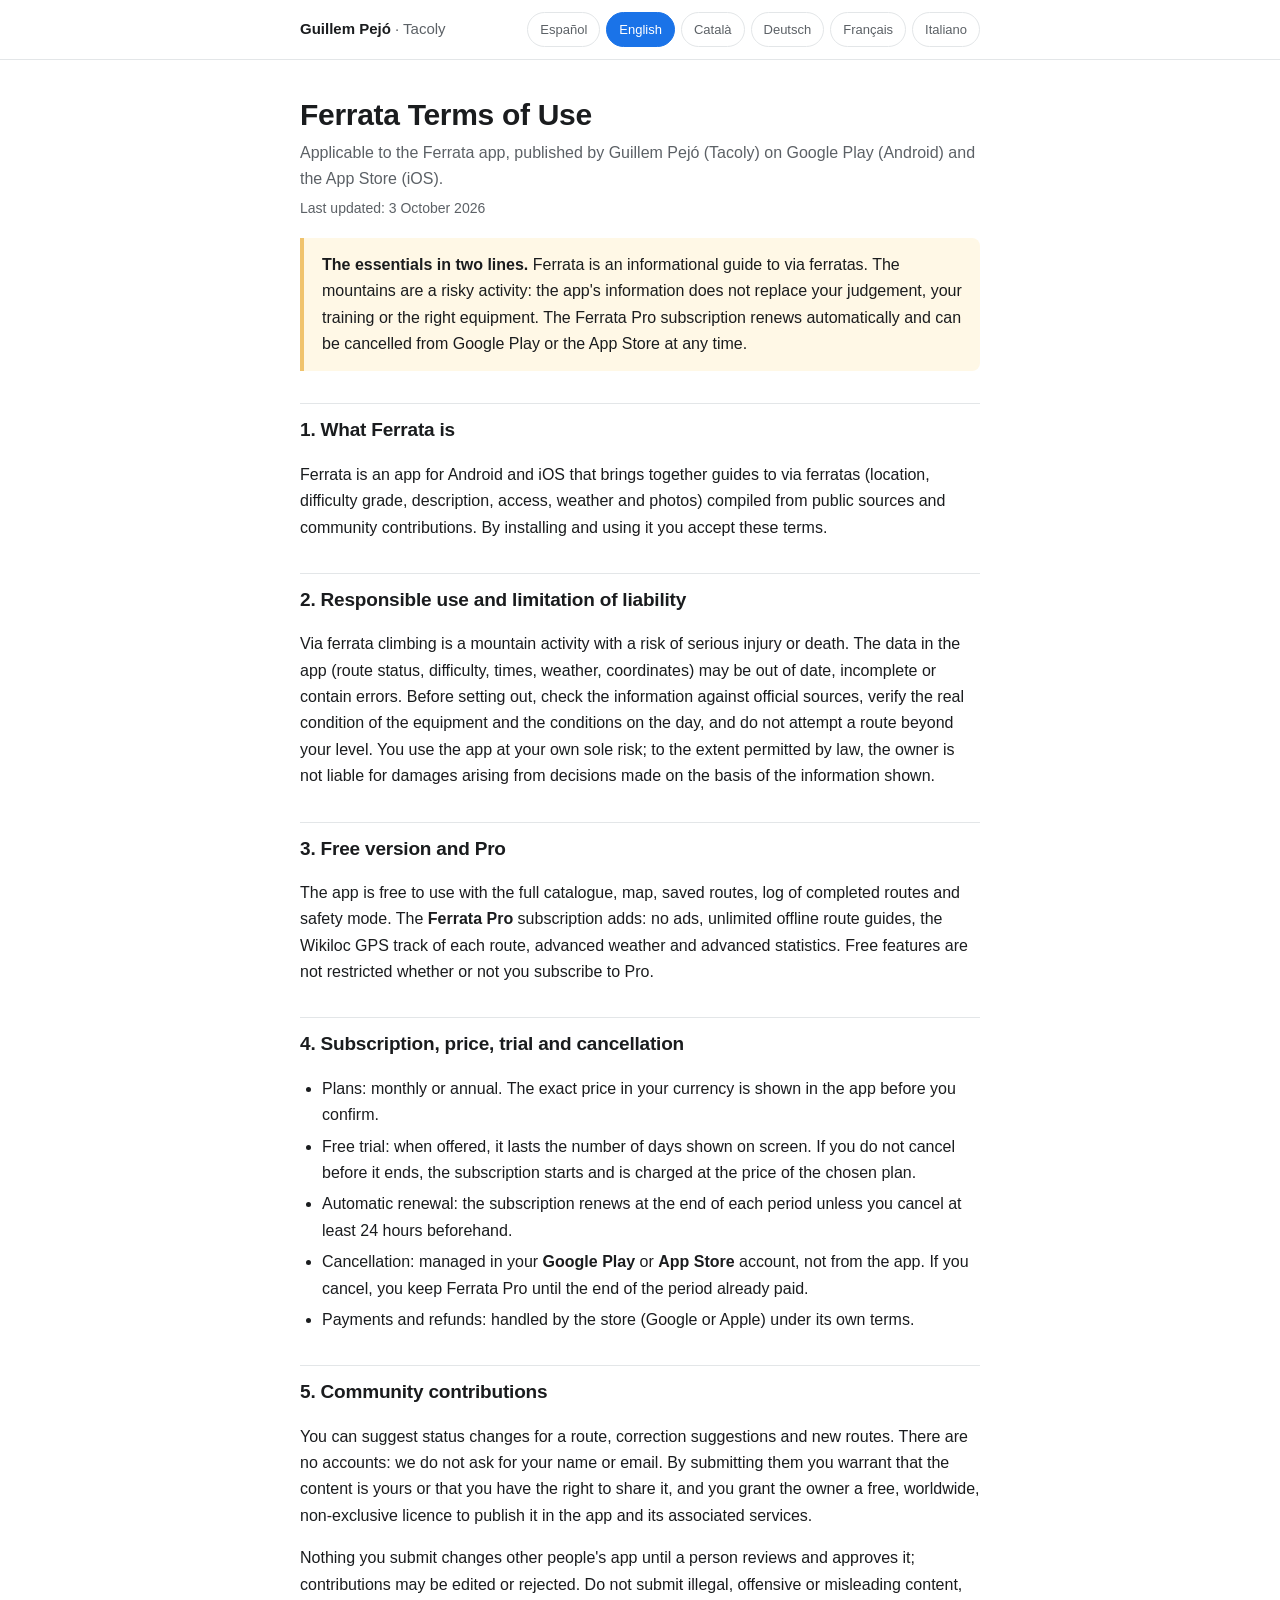
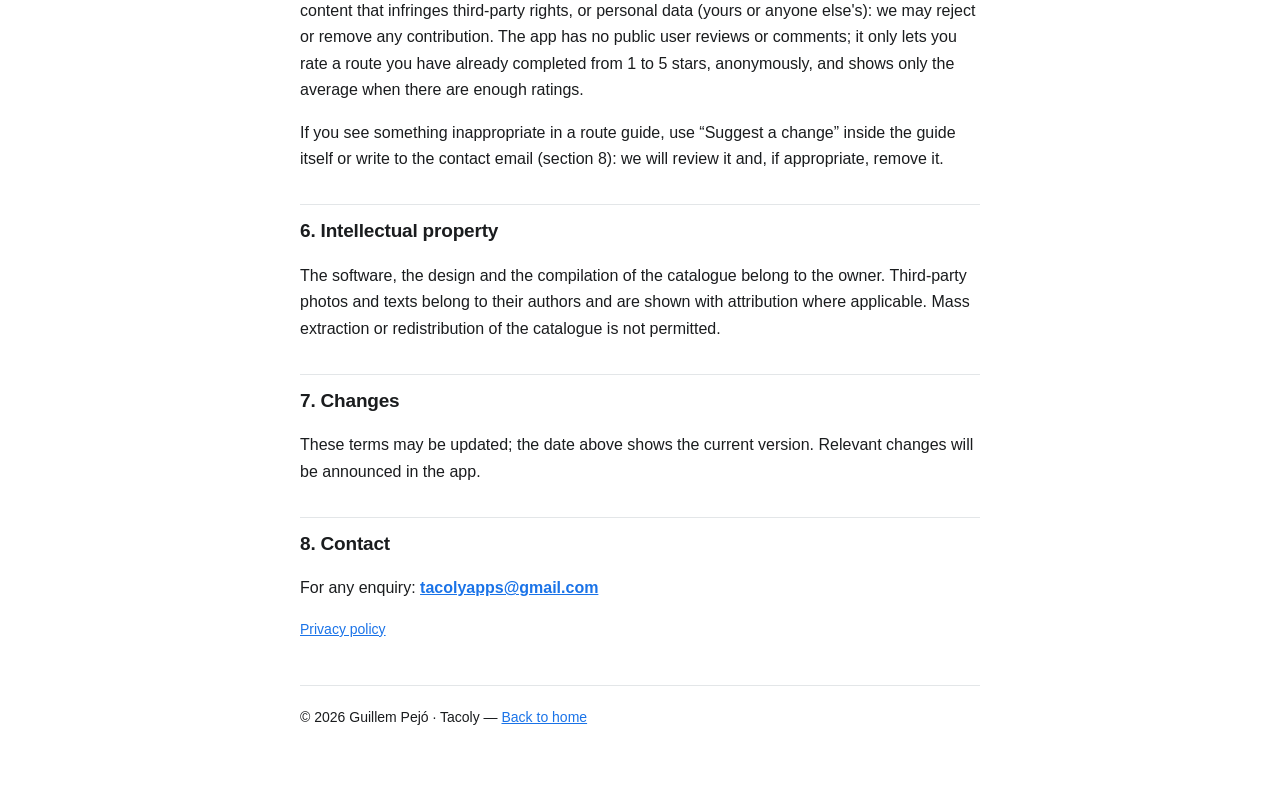
<file: terminos-ferrata/index.html>
<!DOCTYPE html>
<html lang="es">
<head>
<meta charset="utf-8">
<meta name="viewport" content="width=device-width, initial-scale=1">
<title>Términos de uso de Ferrata · Guillem Pejó</title>
<meta name="description" content="Terms of use of the Ferrata app (Android and iOS), published by Guillem Pejó (Tacoly) on Google Play and the App Store.">
<meta name="author" content="Guillem Pejó">
<meta name="robots" content="index, follow">
<link rel="shortcut icon" href="../img/favicon.ico">
<style>
:root{
  --bg:#ffffff; --fg:#1a1c1e; --muted:#5c6166; --line:#e3e6e8;
  --accent:#1a73e8; --card:#f7f9fa; --thead:#eef2f5; --warn-bg:#fff8e6; --warn-line:#f0c36d;
}
@media (prefers-color-scheme: dark){
  :root{
    --bg:#121417; --fg:#e6e9ec; --muted:#9aa2aa; --line:#2a2f35;
    --accent:#7cb0f5; --card:#181b1f; --thead:#1e2228; --warn-bg:#2a2416; --warn-line:#6b5722;
  }
}
*{box-sizing:border-box}
body{
  margin:0; background:var(--bg); color:var(--fg);
  font-family:-apple-system,BlinkMacSystemFont,"Segoe UI",Roboto,"Helvetica Neue",Arial,sans-serif;
  font-size:16px; line-height:1.65; -webkit-text-size-adjust:100%;
}
.wrap{max-width:720px; margin:0 auto; padding:0 20px 80px}
header.top{
  border-bottom:1px solid var(--line); background:var(--bg);
  position:sticky; top:0; z-index:10; padding:12px 0;
}
.top-inner{max-width:720px; margin:0 auto; padding:0 20px; display:flex; align-items:center; justify-content:space-between; gap:12px; flex-wrap:wrap}
.brand{font-weight:600; font-size:15px; text-decoration:none; color:var(--fg)}
.brand span{color:var(--muted); font-weight:400}
.langs{display:flex; gap:6px; flex-wrap:wrap}
.langs button{
  font:inherit; font-size:13px; font-weight:500; cursor:pointer;
  padding:6px 12px; border-radius:999px; border:1px solid var(--line);
  background:transparent; color:var(--muted);
}
.langs button[aria-pressed="true"]{background:var(--accent); border-color:var(--accent); color:#fff}
h1{font-size:30px; line-height:1.25; margin:36px 0 6px; letter-spacing:-.01em}
h2{font-size:19px; margin:32px 0 8px; padding-top:10px; border-top:1px solid var(--line); letter-spacing:-.01em}
p,li{color:var(--fg)}
.lead{color:var(--muted); margin:0 0 4px}
.updated{color:var(--muted); font-size:14px; margin:0 0 8px}
a{color:var(--accent)}
ul,ol{padding-left:22px}
li{margin:5px 0}
.card{background:var(--warn-bg); border-left:4px solid var(--warn-line); padding:14px 18px; margin:18px 0; border-radius:0 8px 8px 0}
.card p{margin:0}
footer{border-top:1px solid var(--line); margin-top:44px; padding-top:20px; color:var(--muted); font-size:14px}
footer p{margin:0}
[hidden]{display:none !important}
@media (max-width:560px){ h1{font-size:25px} }
</style>
</head>
<body>

<header class="top">
  <div class="top-inner">
    <a class="brand" href="../">Guillem Pejó <span>· Tacoly</span></a>
    <div class="langs">
    <button type="button" id="btn-es" onclick="setLang('es')" aria-pressed="true">Español</button>
    <button type="button" id="btn-en" onclick="setLang('en')" aria-pressed="false">English</button>
    <button type="button" id="btn-ca" onclick="setLang('ca')" aria-pressed="false">Català</button>
    <button type="button" id="btn-de" onclick="setLang('de')" aria-pressed="false">Deutsch</button>
    <button type="button" id="btn-fr" onclick="setLang('fr')" aria-pressed="false">Français</button>
    <button type="button" id="btn-it" onclick="setLang('it')" aria-pressed="false">Italiano</button>
    </div>
  </div>
</header>

<div class="wrap">

<main id="es" lang="es">
<h1>Términos de uso de Ferrata</h1>
<p class="lead">Aplicable a la aplicación Ferrata, publicada por Guillem Pejó (Tacoly) en Google Play (Android) y la App Store (iOS).</p>
<p class="updated">Última actualización: 3 de octubre de 2026</p>
<div class="card"><p><strong>Lo importante en dos líneas.</strong> Ferrata es una guía informativa de vías ferratas. La montaña es una actividad de riesgo: la información de la app no sustituye tu criterio, tu formación ni el material adecuado. La suscripción Ferrata Pro se renueva sola y se cancela desde Google Play o el App Store, cuando quieras.</p></div>
<h2>1. Qué es Ferrata</h2>
<p>Ferrata es una aplicación para Android e iOS que reúne fichas de vías ferratas (localización, grado de dificultad, descripción, acceso, meteo y fotos) elaboradas a partir de fuentes públicas y de aportaciones de la comunidad. Al instalarla y usarla aceptas estos términos.</p>
<h2>2. Uso responsable y limitación de responsabilidad</h2>
<p>La vía ferrata es una actividad de montaña con riesgo de lesiones graves o muerte. Los datos de la app (estado de la vía, dificultad, tiempos, meteorología, coordenadas) pueden estar desactualizados, ser incompletos o contener errores. Antes de salir, contrasta la información con fuentes oficiales, comprueba el estado real de la instalación y las condiciones del día, y no acometas una vía por encima de tu nivel. El uso de la app es bajo tu exclusiva responsabilidad; en la medida permitida por la ley, el titular no responde de daños derivados de decisiones tomadas a partir de la información mostrada.</p>
<h2>3. Versión gratuita y Pro</h2>
<p>La app funciona gratis con el catálogo completo, mapa, guardadas, registro de vías hechas y modo seguridad. La suscripción <strong>Ferrata Pro</strong> añade: sin anuncios, fichas sin conexión ilimitadas, el track GPS de Wikiloc de cada vía, meteorología avanzada y estadísticas avanzadas. Las funciones de la versión gratuita no se restringen por contratar o no Pro.</p>
<h2>4. Suscripción, precio, prueba y cancelación</h2>
<ul>
  <li>Planes: mensual o anual. El precio exacto en tu moneda se muestra en la app antes de confirmar.</li>
  <li>Prueba gratuita: cuando se ofrece, dura los días indicados en pantalla. Si no cancelas antes de que termine, la suscripción empieza y se cobra al precio del plan elegido.</li>
  <li>Renovación automática: la suscripción se renueva al final de cada periodo salvo que la canceles al menos 24 horas antes.</li>
  <li>Cancelación: se gestiona en tu cuenta de <strong>Google Play</strong> o del <strong>App Store</strong>, no desde la app. Al cancelar sigues teniendo Ferrata Pro hasta el final del periodo ya pagado.</li>
  <li>Pagos y reembolsos: los gestiona la tienda (Google o Apple) según sus propias condiciones.</li>
</ul>
<h2>5. Aportaciones de la comunidad</h2>
<p>Puedes proponer cambios de estado de una vía, sugerencias de corrección y vías nuevas. No hay cuentas: no pedimos tu nombre ni tu correo. Al enviarlas garantizas que el contenido es tuyo o tienes derecho a compartirlo, y concedes al titular una licencia gratuita, mundial y no exclusiva para publicarlo en la app y sus servicios asociados.</p>
<p>Nada de lo que envías cambia la app de los demás hasta que una persona lo revisa y lo aprueba; las aportaciones pueden editarse o rechazarse. No envíes contenido ilegal, ofensivo o engañoso, ni que vulnere derechos de terceros, ni datos personales (tuyos o de otras personas): podemos rechazar o retirar cualquier aportación. La app no ofrece reseñas ni comentarios públicos de usuarios; solo permite valorar de 1 a 5 estrellas una vía que ya has hecho, de forma anónima, y muestra únicamente la media cuando hay suficientes valoraciones.</p>
<p>Si ves algo inadecuado en una ficha, usa «Sugerir un cambio» dentro de la propia ficha o escribe al correo de contacto (apartado 8): lo revisamos y, si procede, lo retiramos.</p>
<h2>6. Propiedad intelectual</h2>
<p>El software, el diseño y la recopilación del catálogo son del titular. Las fotos y textos de terceros pertenecen a sus autores y se muestran con atribución cuando procede. No está permitido extraer el catálogo de forma masiva ni redistribuirlo.</p>
<h2>7. Cambios</h2>
<p>Estos términos pueden actualizarse; la fecha de arriba indica la versión vigente. Los cambios relevantes se avisarán en la app.</p>
<h2>8. Contacto</h2>
<p>Para cualquier consulta: <strong><a href="mailto:tacolyapps@gmail.com">tacolyapps@gmail.com</a></strong></p>
<p class="updated"><a href="../apps-privacy/">Política de privacidad</a></p>
<footer><p>© 2026 Guillem Pejó · Tacoly — <a href="../">Volver al inicio</a></p></footer>
</main>

<main id="en" hidden lang="en">
<h1>Ferrata Terms of Use</h1>
<p class="lead">Applicable to the Ferrata app, published by Guillem Pejó (Tacoly) on Google Play (Android) and the App Store (iOS).</p>
<p class="updated">Last updated: 3 October 2026</p>
<div class="card"><p><strong>The essentials in two lines.</strong> Ferrata is an informational guide to via ferratas. The mountains are a risky activity: the app's information does not replace your judgement, your training or the right equipment. The Ferrata Pro subscription renews automatically and can be cancelled from Google Play or the App Store at any time.</p></div>
<h2>1. What Ferrata is</h2>
<p>Ferrata is an app for Android and iOS that brings together guides to via ferratas (location, difficulty grade, description, access, weather and photos) compiled from public sources and community contributions. By installing and using it you accept these terms.</p>
<h2>2. Responsible use and limitation of liability</h2>
<p>Via ferrata climbing is a mountain activity with a risk of serious injury or death. The data in the app (route status, difficulty, times, weather, coordinates) may be out of date, incomplete or contain errors. Before setting out, check the information against official sources, verify the real condition of the equipment and the conditions on the day, and do not attempt a route beyond your level. You use the app at your own sole risk; to the extent permitted by law, the owner is not liable for damages arising from decisions made on the basis of the information shown.</p>
<h2>3. Free version and Pro</h2>
<p>The app is free to use with the full catalogue, map, saved routes, log of completed routes and safety mode. The <strong>Ferrata Pro</strong> subscription adds: no ads, unlimited offline route guides, the Wikiloc GPS track of each route, advanced weather and advanced statistics. Free features are not restricted whether or not you subscribe to Pro.</p>
<h2>4. Subscription, price, trial and cancellation</h2>
<ul>
  <li>Plans: monthly or annual. The exact price in your currency is shown in the app before you confirm.</li>
  <li>Free trial: when offered, it lasts the number of days shown on screen. If you do not cancel before it ends, the subscription starts and is charged at the price of the chosen plan.</li>
  <li>Automatic renewal: the subscription renews at the end of each period unless you cancel at least 24 hours beforehand.</li>
  <li>Cancellation: managed in your <strong>Google Play</strong> or <strong>App Store</strong> account, not from the app. If you cancel, you keep Ferrata Pro until the end of the period already paid.</li>
  <li>Payments and refunds: handled by the store (Google or Apple) under its own terms.</li>
</ul>
<h2>5. Community contributions</h2>
<p>You can suggest status changes for a route, correction suggestions and new routes. There are no accounts: we do not ask for your name or email. By submitting them you warrant that the content is yours or that you have the right to share it, and you grant the owner a free, worldwide, non-exclusive licence to publish it in the app and its associated services.</p>
<p>Nothing you submit changes other people's app until a person reviews and approves it; contributions may be edited or rejected. Do not submit illegal, offensive or misleading content, content that infringes third-party rights, or personal data (yours or anyone else's): we may reject or remove any contribution. The app has no public user reviews or comments; it only lets you rate a route you have already completed from 1 to 5 stars, anonymously, and shows only the average when there are enough ratings.</p>
<p>If you see something inappropriate in a route guide, use “Suggest a change” inside the guide itself or write to the contact email (section 8): we will review it and, if appropriate, remove it.</p>
<h2>6. Intellectual property</h2>
<p>The software, the design and the compilation of the catalogue belong to the owner. Third-party photos and texts belong to their authors and are shown with attribution where applicable. Mass extraction or redistribution of the catalogue is not permitted.</p>
<h2>7. Changes</h2>
<p>These terms may be updated; the date above shows the current version. Relevant changes will be announced in the app.</p>
<h2>8. Contact</h2>
<p>For any enquiry: <strong><a href="mailto:tacolyapps@gmail.com">tacolyapps@gmail.com</a></strong></p>
<p class="updated"><a href="../apps-privacy/">Privacy policy</a></p>
<footer><p>© 2026 Guillem Pejó · Tacoly — <a href="../">Back to home</a></p></footer>
</main>

<main id="ca" hidden lang="ca">
<h1>Termes d'ús de Ferrata</h1>
<p class="lead">Aplicable a l'aplicació Ferrata, publicada per Guillem Pejó (Tacoly) a Google Play (Android) i a l'App Store (iOS).</p>
<p class="updated">Darrera actualització: 3 d'octubre de 2026</p>
<div class="card"><p><strong>El més important en dues línies.</strong> Ferrata és una guia informativa de vies ferrades. La muntanya és una activitat de risc: la informació de l'app no substitueix el teu criteri, la teva formació ni el material adequat. La subscripció Ferrata Pro es renova sola i es cancel·la des de Google Play o l'App Store, quan vulguis.</p></div>
<h2>1. Què és Ferrata</h2>
<p>Ferrata és una aplicació per a Android i iOS que reuneix fitxes de vies ferrades (localització, grau de dificultat, descripció, accés, meteo i fotos) elaborades a partir de fonts públiques i d'aportacions de la comunitat. En instal·lar-la i utilitzar-la, acceptes aquests termes.</p>
<h2>2. Ús responsable i limitació de responsabilitat</h2>
<p>La via ferrada és una activitat de muntanya amb risc de lesions greus o mort. Les dades de l'app (estat de la via, dificultat, temps, meteorologia, coordenades) poden estar desactualitzades, ser incompletes o contenir errors. Abans de sortir, contrasta la informació amb fonts oficials, comprova l'estat real de la instal·lació i les condicions del dia, i no emprenguis una via per sobre del teu nivell. L'ús de l'app és sota la teva exclusiva responsabilitat; en la mesura que la llei ho permeti, el titular no respon dels danys derivats de decisions preses a partir de la informació mostrada.</p>
<h2>3. Versió gratuïta i Pro</h2>
<p>L'app funciona gratis amb el catàleg complet, mapa, desades, registre de vies fetes i mode seguretat. La subscripció <strong>Ferrata Pro</strong> afegeix: sense anuncis, fitxes sense connexió il·limitades, el track GPS de Wikiloc de cada via, meteorologia avançada i estadístiques avançades. Les funcions de la versió gratuïta no es restringeixen per contractar o no Pro.</p>
<h2>4. Subscripció, preu, prova i cancel·lació</h2>
<ul>
  <li>Plans: mensual o anual. El preu exacte en la teva moneda es mostra a l'app abans de confirmar.</li>
  <li>Prova gratuïta: quan s'ofereix, dura els dies indicats en pantalla. Si no cancel·les abans que acabi, la subscripció comença i es cobra al preu del pla escollit.</li>
  <li>Renovació automàtica: la subscripció es renova al final de cada període tret que la cancel·lis almenys 24 hores abans.</li>
  <li>Cancel·lació: es gestiona al teu compte de <strong>Google Play</strong> o de l'<strong>App Store</strong>, no des de l'app. En cancel·lar continues tenint Ferrata Pro fins al final del període ja pagat.</li>
  <li>Pagaments i reemborsaments: els gestiona la botiga (Google o Apple) segons les seves pròpies condicions.</li>
</ul>
<h2>5. Aportacions de la comunitat</h2>
<p>Pots proposar canvis d'estat d'una via, suggeriments de correcció i vies noves. No hi ha comptes: no et demanem ni el nom ni el correu. En enviar-les garanteixes que el contingut és teu o que tens dret a compartir-lo, i concedeixes al titular una llicència gratuïta, mundial i no exclusiva per publicar-lo a l'app i als seus serveis associats.</p>
<p>Res del que envies canvia l'app dels altres fins que una persona ho revisa i ho aprova; les aportacions es poden editar o rebutjar. No enviïs contingut il·legal, ofensiu o enganyós, ni que vulneri drets de tercers, ni dades personals (teves o d'altres persones): podem rebutjar o retirar qualsevol aportació. L'app no ofereix ressenyes ni comentaris públics d'usuaris; només permet valorar d'1 a 5 estrelles una via que ja has fet, de manera anònima, i només mostra la mitjana quan hi ha prou valoracions.</p>
<p>Si veus alguna cosa inadequada en una fitxa, fes servir «Suggerir un canvi» dins la mateixa fitxa o escriu al correu de contacte (apartat 8): ho revisem i, si escau, ho retirem.</p>
<h2>6. Propietat intel·lectual</h2>
<p>El programari, el disseny i la recopilació del catàleg són del titular. Les fotos i textos de tercers pertanyen als seus autors i es mostren amb atribució quan escau. No es permet extreure el catàleg de manera massiva ni redistribuir-lo.</p>
<h2>7. Canvis</h2>
<p>Aquests termes es poden actualitzar; la data de dalt indica la versió vigent. Els canvis rellevants s'avisaran a l'app.</p>
<h2>8. Contacte</h2>
<p>Per a qualsevol consulta: <strong><a href="mailto:tacolyapps@gmail.com">tacolyapps@gmail.com</a></strong></p>
<p class="updated"><a href="../apps-privacy/">Política de privadesa</a></p>
<footer><p>© 2026 Guillem Pejó · Tacoly — <a href="../">Torna a l'inici</a></p></footer>
</main>

<main id="de" hidden lang="de">
<h1>Nutzungsbedingungen von Ferrata</h1>
<p class="lead">Gilt für die App Ferrata, veröffentlicht von Guillem Pejó (Tacoly) bei Google Play (Android) und im App Store (iOS).</p>
<p class="updated">Zuletzt aktualisiert: 3. Oktober 2026</p>
<div class="card"><p><strong>Das Wichtigste in zwei Zeilen.</strong> Ferrata ist ein Informationsführer für Klettersteige. Berge sind eine risikoreiche Aktivität: Die Informationen der App ersetzen weder dein Urteilsvermögen noch deine Ausbildung noch die passende Ausrüstung. Das Abo Ferrata Pro verlängert sich automatisch und kann jederzeit über Google Play oder den App Store gekündigt werden.</p></div>
<h2>1. Was Ferrata ist</h2>
<p>Ferrata ist eine App für Android und iOS, die Steckbriefe zu Klettersteigen (Lage, Schwierigkeitsgrad, Beschreibung, Zustieg, Wetter und Fotos) bündelt, erstellt aus öffentlichen Quellen und Beiträgen der Community. Mit der Installation und Nutzung akzeptierst du diese Bedingungen.</p>
<h2>2. Verantwortungsvolle Nutzung und Haftungsbeschränkung</h2>
<p>Klettersteiggehen ist eine Bergaktivität mit dem Risiko schwerer Verletzungen oder des Todes. Die Daten der App (Zustand des Klettersteigs, Schwierigkeit, Zeiten, Wetter, Koordinaten) können veraltet, unvollständig oder fehlerhaft sein. Prüfe die Angaben vor dem Aufbruch anhand offizieller Quellen, kontrolliere den tatsächlichen Zustand der Anlage und die Bedingungen des Tages und wage dich nicht an einen Klettersteig, der über deinem Können liegt. Die Nutzung der App erfolgt auf dein alleiniges Risiko; soweit gesetzlich zulässig, haftet der Anbieter nicht für Schäden, die aus Entscheidungen auf Grundlage der angezeigten Informationen entstehen.</p>
<h2>3. Kostenlose Version und Pro</h2>
<p>Die App ist kostenlos nutzbar, mit vollständigem Katalog, Karte, Gespeicherten, Protokoll absolvierter Klettersteige und Sicherheitsmodus. Das Abo <strong>Ferrata Pro</strong> bietet zusätzlich: keine Werbung, unbegrenzte Offline-Steckbriefe, den Wikiloc-GPS-Track jeder Route, erweitertes Wetter und erweiterte Statistiken. Die Funktionen der kostenlosen Version werden nicht eingeschränkt, egal ob du Pro abschließt oder nicht.</p>
<h2>4. Abo, Preis, Testphase und Kündigung</h2>
<ul>
  <li>Tarife: monatlich oder jährlich. Der genaue Preis in deiner Währung wird in der App vor der Bestätigung angezeigt.</li>
  <li>Kostenlose Testphase: sofern angeboten, dauert sie die auf dem Bildschirm angegebenen Tage. Wenn du nicht vor Ablauf kündigst, beginnt das Abo und wird zum Preis des gewählten Tarifs abgebucht.</li>
  <li>Automatische Verlängerung: Das Abo verlängert sich am Ende jedes Zeitraums, sofern du nicht mindestens 24 Stunden vorher kündigst.</li>
  <li>Kündigung: erfolgt in deinem <strong>Google-Play</strong>- oder <strong>App-Store</strong>-Konto, nicht in der App. Nach der Kündigung behältst du Ferrata Pro bis zum Ende des bereits bezahlten Zeitraums.</li>
  <li>Zahlungen und Erstattungen: werden vom Store (Google oder Apple) nach dessen eigenen Bedingungen abgewickelt.</li>
</ul>
<h2>5. Beiträge der Community</h2>
<p>Du kannst Zustandsänderungen einer Route, Korrekturvorschläge und neue Routen vorschlagen. Es gibt keine Konten: Wir fragen weder nach deinem Namen noch nach deiner E-Mail-Adresse. Mit dem Einsenden versicherst du, dass der Inhalt von dir stammt oder du berechtigt bist, ihn zu teilen, und räumst dem Anbieter eine unentgeltliche, weltweite, nicht ausschließliche Lizenz ein, ihn in der App und den zugehörigen Diensten zu veröffentlichen.</p>
<p>Nichts, was du einsendest, verändert die App anderer, bevor eine Person es geprüft und freigegeben hat; Beiträge können bearbeitet oder abgelehnt werden. Sende keine rechtswidrigen, beleidigenden oder irreführenden Inhalte, keine Inhalte, die Rechte Dritter verletzen, und keine personenbezogenen Daten (eigene oder fremde): Wir können jeden Beitrag ablehnen oder entfernen. Die App bietet keine öffentlichen Nutzerbewertungen oder Kommentare; sie erlaubt nur, eine bereits absolvierte Route anonym mit 1 bis 5 Sternen zu bewerten, und zeigt nur den Durchschnitt an, wenn genügend Bewertungen vorliegen.</p>
<p>Wenn dir etwas Unpassendes in einem Steckbrief auffällt, nutze „Änderung vorschlagen“ im Steckbrief selbst oder schreibe an die Kontakt-E-Mail (Abschnitt 8): Wir prüfen es und entfernen es gegebenenfalls.</p>
<h2>6. Geistiges Eigentum</h2>
<p>Die Software, das Design und die Zusammenstellung des Katalogs gehören dem Anbieter. Fotos und Texte Dritter gehören ihren Urhebern und werden gegebenenfalls mit Quellenangabe angezeigt. Das massenhafte Auslesen oder Weiterverbreiten des Katalogs ist nicht gestattet.</p>
<h2>7. Änderungen</h2>
<p>Diese Bedingungen können aktualisiert werden; das Datum oben zeigt die geltende Fassung. Wesentliche Änderungen werden in der App bekannt gegeben.</p>
<h2>8. Kontakt</h2>
<p>Bei Fragen: <strong><a href="mailto:tacolyapps@gmail.com">tacolyapps@gmail.com</a></strong></p>
<p class="updated"><a href="../apps-privacy/">Datenschutzerklärung</a></p>
<footer><p>© 2026 Guillem Pejó · Tacoly — <a href="../">Zurück zur Startseite</a></p></footer>
</main>

<main id="fr" hidden lang="fr">
<h1>Conditions d'utilisation de Ferrata</h1>
<p class="lead">Applicables à l'application Ferrata, publiée par Guillem Pejó (Tacoly) sur Google Play (Android) et l'App Store (iOS).</p>
<p class="updated">Dernière mise à jour : 3 octobre 2026</p>
<div class="card"><p><strong>L'essentiel en deux lignes.</strong> Ferrata est un guide informatif de vias ferratas. La montagne est une activité à risque : les informations de l'app ne remplacent ni ton jugement, ni ta formation, ni le matériel adapté. L'abonnement Ferrata Pro se renouvelle automatiquement et s'annule depuis Google Play ou l'App Store, quand tu veux.</p></div>
<h2>1. Qu'est-ce que Ferrata</h2>
<p>Ferrata est une application pour Android et iOS qui rassemble des fiches de vias ferratas (localisation, cotation, description, accès, météo et photos) élaborées à partir de sources publiques et de contributions de la communauté. En l'installant et en l'utilisant, tu acceptes ces conditions.</p>
<h2>2. Utilisation responsable et limitation de responsabilité</h2>
<p>La via ferrata est une activité de montagne comportant un risque de blessures graves ou de mort. Les données de l'app (état de la voie, difficulté, durées, météo, coordonnées) peuvent être périmées, incomplètes ou comporter des erreurs. Avant de partir, recoupe les informations avec des sources officielles, vérifie l'état réel de l'équipement et les conditions du jour, et ne t'engage pas dans une via au-dessus de ton niveau. L'utilisation de l'app se fait sous ta seule responsabilité ; dans la mesure permise par la loi, le titulaire n'est pas responsable des dommages résultant de décisions prises à partir des informations affichées.</p>
<h2>3. Version gratuite et Pro</h2>
<p>L'app est gratuite avec le catalogue complet, la carte, les enregistrées, le journal des voies faites et le mode sécurité. L'abonnement <strong>Ferrata Pro</strong> ajoute : aucune publicité, fiches hors ligne illimitées, la trace GPS Wikiloc de chaque voie, une météo avancée et des statistiques avancées. Les fonctions de la version gratuite ne sont pas restreintes, que tu souscrives ou non à Pro.</p>
<h2>4. Abonnement, prix, essai et résiliation</h2>
<ul>
  <li>Formules : mensuelle ou annuelle. Le prix exact dans ta devise s'affiche dans l'app avant de confirmer.</li>
  <li>Essai gratuit : lorsqu'il est proposé, il dure le nombre de jours indiqué à l'écran. Si tu ne résilies pas avant la fin, l'abonnement démarre et est facturé au prix de la formule choisie.</li>
  <li>Renouvellement automatique : l'abonnement se renouvelle à la fin de chaque période, sauf résiliation au moins 24 heures avant.</li>
  <li>Résiliation : elle se gère depuis ton compte <strong>Google Play</strong> ou <strong>App Store</strong>, pas depuis l'app. En cas de résiliation, tu conserves Ferrata Pro jusqu'à la fin de la période déjà payée.</li>
  <li>Paiements et remboursements : gérés par la boutique (Google ou Apple) selon ses propres conditions.</li>
</ul>
<h2>5. Contributions de la communauté</h2>
<p>Tu peux proposer des changements d'état d'une voie, des suggestions de correction et de nouvelles voies. Il n'y a pas de comptes : nous ne te demandons ni ton nom ni ton e-mail. En les envoyant, tu garantis que le contenu est de toi ou que tu as le droit de le partager, et tu accordes au titulaire une licence gratuite, mondiale et non exclusive pour le publier dans l'app et ses services associés.</p>
<p>Rien de ce que tu envoies ne modifie l'app des autres tant qu'une personne ne l'a pas examiné et approuvé ; les contributions peuvent être modifiées ou refusées. N'envoie pas de contenu illégal, offensant ou trompeur, ni qui porte atteinte aux droits de tiers, ni de données personnelles (les tiennes ou celles d'autres personnes) : nous pouvons refuser ou retirer toute contribution. L'app ne propose ni avis ni commentaires publics d'utilisateurs ; elle permet seulement de noter de 1 à 5 étoiles une voie que tu as déjà faite, de façon anonyme, et n'affiche que la moyenne lorsqu'il y a assez de notes.</p>
<p>Si tu vois quelque chose d'inapproprié dans une fiche, utilise « Suggérer une modification » dans la fiche elle-même ou écris à l'adresse de contact (section 8) : nous l'examinons et, le cas échéant, nous le retirons.</p>
<h2>6. Propriété intellectuelle</h2>
<p>Le logiciel, le design et la compilation du catalogue appartiennent au titulaire. Les photos et textes de tiers appartiennent à leurs auteurs et sont affichés avec attribution lorsque cela s'applique. L'extraction massive ou la redistribution du catalogue n'est pas autorisée.</p>
<h2>7. Modifications</h2>
<p>Ces conditions peuvent être mises à jour ; la date ci-dessus indique la version en vigueur. Les changements importants seront signalés dans l'app.</p>
<h2>8. Contact</h2>
<p>Pour toute question : <strong><a href="mailto:tacolyapps@gmail.com">tacolyapps@gmail.com</a></strong></p>
<p class="updated"><a href="../apps-privacy/">Politique de confidentialité</a></p>
<footer><p>© 2026 Guillem Pejó · Tacoly — <a href="../">Retour à l'accueil</a></p></footer>
</main>

<main id="it" hidden lang="it">
<h1>Termini di utilizzo di Ferrata</h1>
<p class="lead">Applicabili all'app Ferrata, pubblicata da Guillem Pejó (Tacoly) su Google Play (Android) e App Store (iOS).</p>
<p class="updated">Ultimo aggiornamento: 3 ottobre 2026</p>
<div class="card"><p><strong>L'essenziale in due righe.</strong> Ferrata è una guida informativa sulle vie ferrate. La montagna è un'attività a rischio: le informazioni dell'app non sostituiscono il tuo giudizio, la tua preparazione né l'attrezzatura adeguata. L'abbonamento Ferrata Pro si rinnova automaticamente e si annulla da Google Play o dall'App Store, quando vuoi.</p></div>
<h2>1. Che cos'è Ferrata</h2>
<p>Ferrata è un'app per Android e iOS che raccoglie schede di vie ferrate (posizione, grado di difficoltà, descrizione, accesso, meteo e foto) elaborate a partire da fonti pubbliche e da contributi della community. Installandola e usandola accetti questi termini.</p>
<h2>2. Uso responsabile e limitazione di responsabilità</h2>
<p>La via ferrata è un'attività di montagna con rischio di lesioni gravi o morte. I dati dell'app (stato della via, difficoltà, tempi, meteo, coordinate) possono essere non aggiornati, incompleti o contenere errori. Prima di partire, verifica le informazioni con fonti ufficiali, controlla lo stato reale dell'attrezzatura e le condizioni del giorno, e non affrontare una via superiore al tuo livello. L'uso dell'app avviene a tuo esclusivo rischio; nella misura consentita dalla legge, il titolare non risponde dei danni derivanti da decisioni prese in base alle informazioni mostrate.</p>
<h2>3. Versione gratuita e Pro</h2>
<p>L'app è gratuita con il catalogo completo, la mappa, le salvate, il registro delle vie fatte e la modalità sicurezza. L'abbonamento <strong>Ferrata Pro</strong> aggiunge: nessuna pubblicità, schede offline illimitate, la traccia GPS di Wikiloc di ogni via, meteo avanzato e statistiche avanzate. Le funzioni della versione gratuita non vengono limitate se sottoscrivi o meno Pro.</p>
<h2>4. Abbonamento, prezzo, prova e annullamento</h2>
<ul>
  <li>Piani: mensile o annuale. Il prezzo esatto nella tua valuta viene mostrato nell'app prima di confermare.</li>
  <li>Prova gratuita: quando è offerta, dura i giorni indicati a schermo. Se non annulli prima che termini, l'abbonamento inizia e viene addebitato al prezzo del piano scelto.</li>
  <li>Rinnovo automatico: l'abbonamento si rinnova alla fine di ogni periodo, salvo annullamento almeno 24 ore prima.</li>
  <li>Annullamento: si gestisce dal tuo account <strong>Google Play</strong> o <strong>App Store</strong>, non dall'app. Se annulli, mantieni Ferrata Pro fino alla fine del periodo già pagato.</li>
  <li>Pagamenti e rimborsi: li gestisce lo store (Google o Apple) secondo le proprie condizioni.</li>
</ul>
<h2>5. Contributi della community</h2>
<p>Puoi proporre cambi di stato di una via, suggerimenti di correzione e nuove vie. Non ci sono account: non chiediamo il tuo nome né la tua email. Inviandoli garantisci che il contenuto è tuo o che hai il diritto di condividerlo, e concedi al titolare una licenza gratuita, mondiale e non esclusiva per pubblicarlo nell'app e nei servizi collegati.</p>
<p>Nulla di ciò che invii modifica l'app degli altri finché una persona non lo esamina e lo approva; i contributi possono essere modificati o rifiutati. Non inviare contenuti illegali, offensivi o ingannevoli, né che violino diritti di terzi, né dati personali (tuoi o di altre persone): possiamo rifiutare o rimuovere qualsiasi contributo. L'app non offre recensioni né commenti pubblici degli utenti; permette solo di valutare da 1 a 5 stelle una via che hai già fatto, in forma anonima, e mostra soltanto la media quando ci sono abbastanza valutazioni.</p>
<p>Se vedi qualcosa di inappropriato in una scheda, usa «Suggerisci una modifica» nella scheda stessa o scrivi all'email di contatto (punto 8): lo esaminiamo e, se del caso, lo rimuoviamo.</p>
<h2>6. Proprietà intellettuale</h2>
<p>Il software, il design e la raccolta del catalogo sono del titolare. Le foto e i testi di terzi appartengono ai rispettivi autori e vengono mostrati con attribuzione quando previsto. Non è consentito estrarre il catalogo in modo massivo né ridistribuirlo.</p>
<h2>7. Modifiche</h2>
<p>Questi termini possono essere aggiornati; la data qui sopra indica la versione in vigore. Le modifiche rilevanti saranno comunicate nell'app.</p>
<h2>8. Contatto</h2>
<p>Per qualsiasi domanda: <strong><a href="mailto:tacolyapps@gmail.com">tacolyapps@gmail.com</a></strong></p>
<p class="updated"><a href="../apps-privacy/">Informativa sulla privacy</a></p>
<footer><p>© 2026 Guillem Pejó · Tacoly — <a href="../">Torna all'inizio</a></p></footer>
</main>

</div>

<script>
var LANGS = ['es', 'en', 'ca', 'de', 'fr', 'it'];
var TITLES = {"es":"Términos de uso de Ferrata","en":"Ferrata Terms of Use","ca":"Termes d\'ús de Ferrata","de":"Nutzungsbedingungen von Ferrata","fr":"Conditions d\'utilisation de Ferrata","it":"Termini di utilizzo di Ferrata"};
function setLang(lang) {
  if (LANGS.indexOf(lang) < 0) lang = 'en';
  LANGS.forEach(function (c) {
    document.getElementById(c).hidden = c !== lang;
    document.getElementById('btn-' + c).setAttribute('aria-pressed', c === lang ? 'true' : 'false');
  });
  document.documentElement.lang = lang;
  document.title = TITLES[lang] + ' · Guillem Pejó';
  try { localStorage.setItem('terms-lang', lang); } catch (e) {}
}
(function () {
  // 1) ?lang=xx (la app abre esta página con el idioma elegido en ella), 2) lo que eligió quien lee,
  // 3) el idioma del navegador, 4) inglés.
  var p = null, saved = null;
  try { p = new URLSearchParams(location.search).get('lang'); } catch (e) {}
  try { saved = localStorage.getItem('terms-lang'); } catch (e) {}
  var nav = ((navigator.language || 'en') + '').slice(0, 2).toLowerCase();
  var lang = LANGS.indexOf(p) >= 0 ? p : LANGS.indexOf(saved) >= 0 ? saved : LANGS.indexOf(nav) >= 0 ? nav : 'en';
  setLang(lang);
})();
</script>

</body>
</html>
</file>
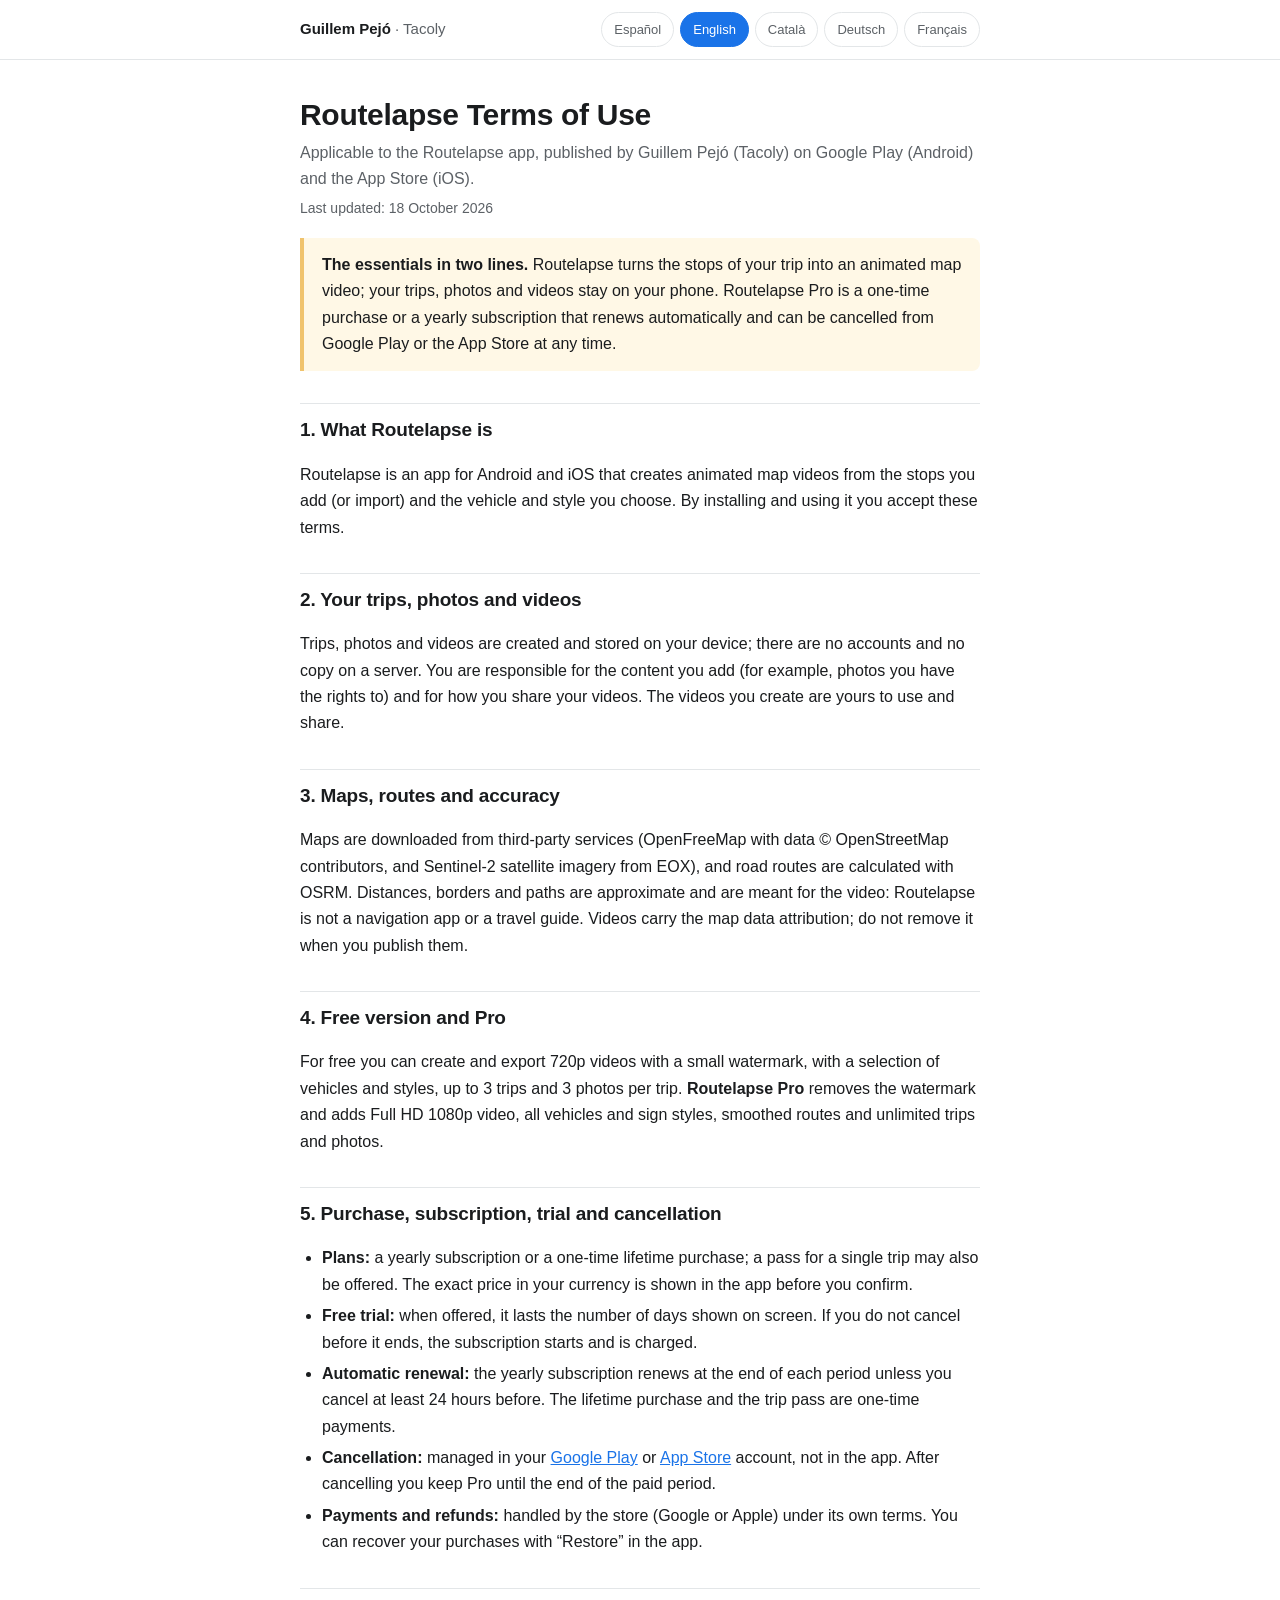
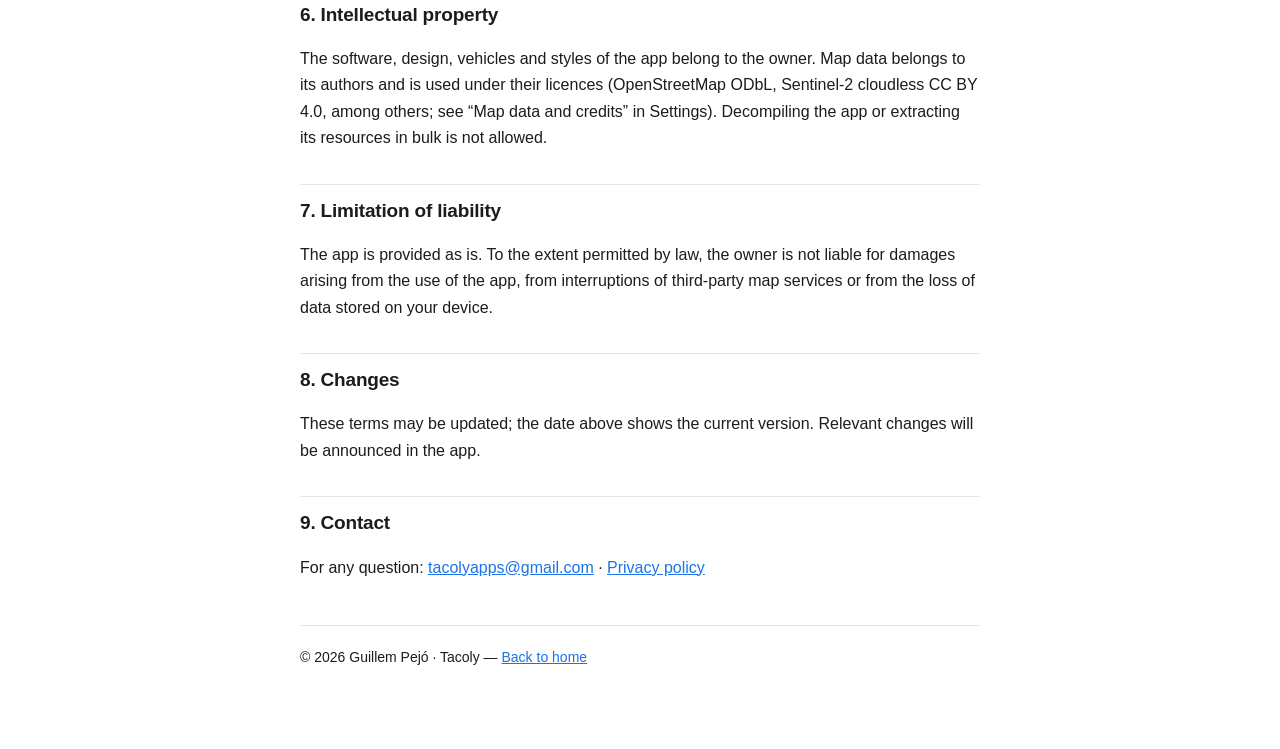
<file: terminos-routelapse/index.html>
<!DOCTYPE html>
<html lang="es">
<head>
<meta charset="utf-8">
<meta name="viewport" content="width=device-width, initial-scale=1">
<title>Términos de uso de Routelapse · Guillem Pejó</title>
<meta name="description" content="Terms of use of the Routelapse app (Android and iOS), published by Guillem Pejó (Tacoly) on Google Play and the App Store.">
<meta name="author" content="Guillem Pejó">
<meta name="robots" content="index, follow">
<link rel="shortcut icon" href="../img/favicon.ico">
<style>
:root{
  --bg:#ffffff; --fg:#1a1c1e; --muted:#5c6166; --line:#e3e6e8;
  --accent:#1a73e8; --card:#f7f9fa; --thead:#eef2f5; --warn-bg:#fff8e6; --warn-line:#f0c36d;
}
@media (prefers-color-scheme: dark){
  :root{
    --bg:#121417; --fg:#e6e9ec; --muted:#9aa2aa; --line:#2a2f35;
    --accent:#7cb0f5; --card:#181b1f; --thead:#1e2228; --warn-bg:#2a2416; --warn-line:#6b5722;
  }
}
*{box-sizing:border-box}
body{
  margin:0; background:var(--bg); color:var(--fg);
  font-family:-apple-system,BlinkMacSystemFont,"Segoe UI",Roboto,"Helvetica Neue",Arial,sans-serif;
  font-size:16px; line-height:1.65; -webkit-text-size-adjust:100%;
}
.wrap{max-width:720px; margin:0 auto; padding:0 20px 80px}
header.top{
  border-bottom:1px solid var(--line); background:var(--bg);
  position:sticky; top:0; z-index:10; padding:12px 0;
}
.top-inner{max-width:720px; margin:0 auto; padding:0 20px; display:flex; align-items:center; justify-content:space-between; gap:12px; flex-wrap:wrap}
.brand{font-weight:600; font-size:15px; text-decoration:none; color:var(--fg)}
.brand span{color:var(--muted); font-weight:400}
.langs{display:flex; gap:6px; flex-wrap:wrap}
.langs button{
  font:inherit; font-size:13px; font-weight:500; cursor:pointer;
  padding:6px 12px; border-radius:999px; border:1px solid var(--line);
  background:transparent; color:var(--muted);
}
.langs button[aria-pressed="true"]{background:var(--accent); border-color:var(--accent); color:#fff}
h1{font-size:30px; line-height:1.25; margin:36px 0 6px; letter-spacing:-.01em}
h2{font-size:19px; margin:32px 0 8px; padding-top:10px; border-top:1px solid var(--line); letter-spacing:-.01em}
p,li{color:var(--fg)}
.lead{color:var(--muted); margin:0 0 4px}
.updated{color:var(--muted); font-size:14px; margin:0 0 8px}
a{color:var(--accent)}
ul,ol{padding-left:22px}
li{margin:5px 0}
.card{background:var(--warn-bg); border-left:4px solid var(--warn-line); padding:14px 18px; margin:18px 0; border-radius:0 8px 8px 0}
.card p{margin:0}
footer{border-top:1px solid var(--line); margin-top:44px; padding-top:20px; color:var(--muted); font-size:14px}
footer p{margin:0}
[hidden]{display:none !important}
@media (max-width:560px){ h1{font-size:25px} }
</style>
</head>
<body>

<header class="top">
  <div class="top-inner">
    <a class="brand" href="../">Guillem Pejó <span>· Tacoly</span></a>
    <div class="langs">
    <button type="button" id="btn-es" onclick="setLang('es')" aria-pressed="true">Español</button>
    <button type="button" id="btn-en" onclick="setLang('en')" aria-pressed="false">English</button>
    <button type="button" id="btn-ca" onclick="setLang('ca')" aria-pressed="false">Català</button>
    <button type="button" id="btn-de" onclick="setLang('de')" aria-pressed="false">Deutsch</button>
    <button type="button" id="btn-fr" onclick="setLang('fr')" aria-pressed="false">Français</button>
    </div>
  </div>
</header>

<div class="wrap">

<main id="es" lang="es">
<h1>Términos de uso de Routelapse</h1>
<p class="lead">Aplicable a la aplicación Routelapse, publicada por Guillem Pejó (Tacoly) en Google Play (Android) y la App Store (iOS).</p>
<p class="updated">Última actualización: 18 de octubre de 2026</p>
<div class="card"><p><strong>Lo importante en dos líneas.</strong> Routelapse convierte las paradas de tu viaje en un vídeo de mapa animado; tus viajes, fotos y vídeos se quedan en tu móvil. Routelapse Pro se paga una vez o con una suscripción anual que se renueva sola y se cancela desde Google Play o el App Store, cuando quieras.</p></div>
<h2>1. Qué es Routelapse</h2>
<p>Routelapse es una aplicación para Android e iOS que crea vídeos de mapa animado a partir de las paradas que añades (o importas) y del vehículo y el estilo que eliges. Al instalarla y usarla aceptas estos términos.</p>
<h2>2. Tus viajes, tus fotos y tus vídeos</h2>
<p>Los viajes, fotos y vídeos se crean y se guardan en tu dispositivo; no tenemos cuentas ni copia en un servidor. Eres responsable del contenido que añades (por ejemplo, fotos de las que tengas derechos) y de cómo compartes los vídeos. Los vídeos que creas son tuyos para usarlos y compartirlos.</p>
<h2>3. Mapas, rutas y precisión</h2>
<p>Los mapas se descargan de servicios de terceros (OpenFreeMap con datos de © colaboradores de OpenStreetMap, e imágenes de satélite Sentinel-2 de EOX), y las rutas por carretera se calculan con OSRM. Las distancias, fronteras y trayectos son aproximados y sirven para el vídeo: Routelapse no es un navegador ni una guía de viaje. Los vídeos llevan la atribución de los datos del mapa; no la elimines al publicarlos.</p>
<h2>4. Versión gratuita y Pro</h2>
<p>Gratis puedes crear y exportar vídeos en 720p con una pequeña marca de agua, con una selección de vehículos y estilos, hasta 3 viajes y 3 fotos por viaje. <strong>Routelapse Pro</strong> quita la marca de agua y añade vídeo Full HD 1080p, todos los vehículos y estilos de cartel, rutas suavizadas y viajes y fotos sin límite.</p>
<h2>5. Compra, suscripción, prueba y cancelación</h2>
<ul><li><strong>Planes:</strong> suscripción anual o compra única de por vida; puede ofrecerse también un pase para un solo viaje. El precio exacto en tu moneda se muestra en la app antes de confirmar.</li><li><strong>Prueba gratuita:</strong> cuando se ofrece, dura los días indicados en pantalla. Si no cancelas antes de que termine, la suscripción empieza y se cobra.</li><li><strong>Renovación automática:</strong> la suscripción anual se renueva al final de cada periodo salvo que la canceles al menos 24 horas antes. La compra de por vida y el pase de viaje son pagos únicos.</li><li><strong>Cancelación:</strong> se gestiona en tu cuenta de <a href="https://play.google.com/store/account/subscriptions">Google Play</a> o del <a href="https://apps.apple.com/account/subscriptions">App Store</a>, no desde la app. Al cancelar sigues teniendo Pro hasta el final del periodo pagado.</li><li><strong>Pagos y reembolsos:</strong> los gestiona la tienda (Google o Apple) según sus propias condiciones. Puedes recuperar tus compras con «Restaurar» en la app.</li></ul>
<h2>6. Propiedad intelectual</h2>
<p>El software, el diseño, los vehículos y los estilos de la app son del titular. Los datos de mapas pertenecen a sus autores y se usan con sus licencias (OpenStreetMap ODbL, Sentinel-2 cloudless CC BY 4.0, entre otras; ver «Datos del mapa y créditos» en Ajustes). No está permitido descompilar la app ni extraer sus recursos de forma masiva.</p>
<h2>7. Limitación de responsabilidad</h2>
<p>La app se ofrece tal cual. En la medida permitida por la ley, el titular no responde de daños derivados del uso de la app, de interrupciones de los servicios de mapas de terceros ni de la pérdida de datos guardados en tu dispositivo.</p>
<h2>8. Cambios</h2>
<p>Estos términos pueden actualizarse; la fecha de arriba indica la versión vigente. Los cambios relevantes se avisarán en la app.</p>
<h2>9. Contacto</h2>
<p>Para cualquier consulta: <a href="mailto:tacolyapps@gmail.com">tacolyapps@gmail.com</a> · <a href="../apps-privacy/">Política de privacidad</a></p>
<footer><p>© 2026 Guillem Pejó · Tacoly — <a href="../">Volver al inicio</a></p></footer>
</main>

<main id="en" hidden lang="en">
<h1>Routelapse Terms of Use</h1>
<p class="lead">Applicable to the Routelapse app, published by Guillem Pejó (Tacoly) on Google Play (Android) and the App Store (iOS).</p>
<p class="updated">Last updated: 18 October 2026</p>
<div class="card"><p><strong>The essentials in two lines.</strong> Routelapse turns the stops of your trip into an animated map video; your trips, photos and videos stay on your phone. Routelapse Pro is a one-time purchase or a yearly subscription that renews automatically and can be cancelled from Google Play or the App Store at any time.</p></div>
<h2>1. What Routelapse is</h2>
<p>Routelapse is an app for Android and iOS that creates animated map videos from the stops you add (or import) and the vehicle and style you choose. By installing and using it you accept these terms.</p>
<h2>2. Your trips, photos and videos</h2>
<p>Trips, photos and videos are created and stored on your device; there are no accounts and no copy on a server. You are responsible for the content you add (for example, photos you have the rights to) and for how you share your videos. The videos you create are yours to use and share.</p>
<h2>3. Maps, routes and accuracy</h2>
<p>Maps are downloaded from third-party services (OpenFreeMap with data © OpenStreetMap contributors, and Sentinel-2 satellite imagery from EOX), and road routes are calculated with OSRM. Distances, borders and paths are approximate and are meant for the video: Routelapse is not a navigation app or a travel guide. Videos carry the map data attribution; do not remove it when you publish them.</p>
<h2>4. Free version and Pro</h2>
<p>For free you can create and export 720p videos with a small watermark, with a selection of vehicles and styles, up to 3 trips and 3 photos per trip. <strong>Routelapse Pro</strong> removes the watermark and adds Full HD 1080p video, all vehicles and sign styles, smoothed routes and unlimited trips and photos.</p>
<h2>5. Purchase, subscription, trial and cancellation</h2>
<ul><li><strong>Plans:</strong> a yearly subscription or a one-time lifetime purchase; a pass for a single trip may also be offered. The exact price in your currency is shown in the app before you confirm.</li><li><strong>Free trial:</strong> when offered, it lasts the number of days shown on screen. If you do not cancel before it ends, the subscription starts and is charged.</li><li><strong>Automatic renewal:</strong> the yearly subscription renews at the end of each period unless you cancel at least 24 hours before. The lifetime purchase and the trip pass are one-time payments.</li><li><strong>Cancellation:</strong> managed in your <a href="https://play.google.com/store/account/subscriptions">Google Play</a> or <a href="https://apps.apple.com/account/subscriptions">App Store</a> account, not in the app. After cancelling you keep Pro until the end of the paid period.</li><li><strong>Payments and refunds:</strong> handled by the store (Google or Apple) under its own terms. You can recover your purchases with “Restore” in the app.</li></ul>
<h2>6. Intellectual property</h2>
<p>The software, design, vehicles and styles of the app belong to the owner. Map data belongs to its authors and is used under their licences (OpenStreetMap ODbL, Sentinel-2 cloudless CC BY 4.0, among others; see “Map data and credits” in Settings). Decompiling the app or extracting its resources in bulk is not allowed.</p>
<h2>7. Limitation of liability</h2>
<p>The app is provided as is. To the extent permitted by law, the owner is not liable for damages arising from the use of the app, from interruptions of third-party map services or from the loss of data stored on your device.</p>
<h2>8. Changes</h2>
<p>These terms may be updated; the date above shows the current version. Relevant changes will be announced in the app.</p>
<h2>9. Contact</h2>
<p>For any question: <a href="mailto:tacolyapps@gmail.com">tacolyapps@gmail.com</a> · <a href="../apps-privacy/">Privacy policy</a></p>
<footer><p>© 2026 Guillem Pejó · Tacoly — <a href="../">Back to home</a></p></footer>
</main>

<main id="ca" hidden lang="ca">
<h1>Termes d'ús de Routelapse</h1>
<p class="lead">Aplicable a l'aplicació Routelapse, publicada per Guillem Pejó (Tacoly) a Google Play (Android) i l'App Store (iOS).</p>
<p class="updated">Darrera actualització: 18 d'octubre de 2026</p>
<div class="card"><p><strong>L'important en dues línies.</strong> Routelapse converteix les parades del teu viatge en un vídeo de mapa animat; els teus viatges, fotos i vídeos es queden al teu mòbil. Routelapse Pro es paga un cop o amb una subscripció anual que es renova sola i es cancel·la des de Google Play o l'App Store, quan vulguis.</p></div>
<h2>1. Què és Routelapse</h2>
<p>Routelapse és una aplicació per a Android i iOS que crea vídeos de mapa animat a partir de les parades que afegeixes (o importes) i del vehicle i l'estil que tries. En instal·lar-la i fer-la servir acceptes aquests termes.</p>
<h2>2. Els teus viatges, fotos i vídeos</h2>
<p>Els viatges, les fotos i els vídeos es creen i es desen al teu dispositiu; no tenim comptes ni còpia en un servidor. Ets responsable del contingut que afegeixes (per exemple, fotos de les quals tinguis drets) i de com comparteixes els vídeos. Els vídeos que crees són teus per fer-los servir i compartir-los.</p>
<h2>3. Mapes, rutes i precisió</h2>
<p>Els mapes es descarreguen de serveis de tercers (OpenFreeMap amb dades de © col·laboradors d'OpenStreetMap, i imatges de satèl·lit Sentinel-2 d'EOX), i les rutes per carretera es calculen amb OSRM. Les distàncies, fronteres i trajectes són aproximats i serveixen per al vídeo: Routelapse no és un navegador ni una guia de viatge. Els vídeos porten l'atribució de les dades del mapa; no l'eliminis en publicar-los.</p>
<h2>4. Versió gratuïta i Pro</h2>
<p>Gratis pots crear i exportar vídeos en 720p amb una petita marca d'aigua, amb una selecció de vehicles i estils, fins a 3 viatges i 3 fotos per viatge. <strong>Routelapse Pro</strong> treu la marca d'aigua i afegeix vídeo Full HD 1080p, tots els vehicles i estils de cartell, rutes suavitzades i viatges i fotos sense límit.</p>
<h2>5. Compra, subscripció, prova i cancel·lació</h2>
<ul><li><strong>Plans:</strong> subscripció anual o compra única per a sempre; també es pot oferir un passi per a un sol viatge. El preu exacte en la teva moneda es mostra a l'app abans de confirmar.</li><li><strong>Prova gratuïta:</strong> quan s'ofereix, dura els dies indicats a la pantalla. Si no cancel·les abans que acabi, la subscripció comença i es cobra.</li><li><strong>Renovació automàtica:</strong> la subscripció anual es renova al final de cada període tret que la cancel·lis com a mínim 24 hores abans. La compra per a sempre i el passi de viatge són pagaments únics.</li><li><strong>Cancel·lació:</strong> es gestiona al teu compte de <a href="https://play.google.com/store/account/subscriptions">Google Play</a> o de l'<a href="https://apps.apple.com/account/subscriptions">App Store</a>, no des de l'app. En cancel·lar continues tenint Pro fins al final del període pagat.</li><li><strong>Pagaments i reemborsaments:</strong> els gestiona la botiga (Google o Apple) segons les seves condicions. Pots recuperar les compres amb «Restaura» a l'app.</li></ul>
<h2>6. Propietat intel·lectual</h2>
<p>El programari, el disseny, els vehicles i els estils de l'app són del titular. Les dades de mapes pertanyen als seus autors i s'usen amb les seves llicències (OpenStreetMap ODbL, Sentinel-2 cloudless CC BY 4.0, entre d'altres; vegeu «Dades del mapa i crèdits» a Configuració). No està permès descompilar l'app ni extreure'n els recursos de forma massiva.</p>
<h2>7. Limitació de responsabilitat</h2>
<p>L'app s'ofereix tal com és. En la mesura que permeti la llei, el titular no respon dels danys derivats de l'ús de l'app, d'interrupcions dels serveis de mapes de tercers ni de la pèrdua de dades desades al teu dispositiu.</p>
<h2>8. Canvis</h2>
<p>Aquests termes es poden actualitzar; la data de dalt indica la versió vigent. Els canvis rellevants s'avisaran a l'app.</p>
<h2>9. Contacte</h2>
<p>Per a qualsevol consulta: <a href="mailto:tacolyapps@gmail.com">tacolyapps@gmail.com</a> · <a href="../apps-privacy/">Política de privadesa</a></p>
<footer><p>© 2026 Guillem Pejó · Tacoly — <a href="../">Torna a l'inici</a></p></footer>
</main>

<main id="de" hidden lang="de">
<h1>Nutzungsbedingungen von Routelapse</h1>
<p class="lead">Gilt für die App Routelapse, veröffentlicht von Guillem Pejó (Tacoly) bei Google Play (Android) und im App Store (iOS).</p>
<p class="updated">Zuletzt aktualisiert: 18. Oktober 2026</p>
<div class="card"><p><strong>Das Wichtigste in zwei Zeilen.</strong> Routelapse verwandelt die Stopps deiner Reise in ein animiertes Kartenvideo; deine Reisen, Fotos und Videos bleiben auf deinem Handy. Routelapse Pro ist ein Einmalkauf oder ein Jahresabo, das sich automatisch verlängert und jederzeit über Google Play oder den App Store gekündigt werden kann.</p></div>
<h2>1. Was Routelapse ist</h2>
<p>Routelapse ist eine App für Android und iOS, die aus den Stopps, die du hinzufügst (oder importierst), und dem gewählten Fahrzeug und Stil animierte Kartenvideos erstellt. Mit der Installation und Nutzung akzeptierst du diese Bedingungen.</p>
<h2>2. Deine Reisen, Fotos und Videos</h2>
<p>Reisen, Fotos und Videos werden auf deinem Gerät erstellt und gespeichert; es gibt keine Konten und keine Kopie auf einem Server. Du bist für die Inhalte verantwortlich, die du hinzufügst (zum Beispiel Fotos, an denen du die Rechte hast), und dafür, wie du deine Videos teilst. Die Videos, die du erstellst, gehören dir zur Nutzung und zum Teilen.</p>
<h2>3. Karten, Routen und Genauigkeit</h2>
<p>Karten werden von Drittanbietern geladen (OpenFreeMap mit Daten © OpenStreetMap-Mitwirkende sowie Sentinel-2-Satellitenbilder von EOX), Straßenrouten werden mit OSRM berechnet. Entfernungen, Grenzen und Strecken sind ungefähr und für das Video gedacht: Routelapse ist keine Navigations-App und kein Reiseführer. Videos enthalten die Quellenangabe der Kartendaten; entferne sie beim Veröffentlichen nicht.</p>
<h2>4. Kostenlose Version und Pro</h2>
<p>Kostenlos kannst du Videos in 720p mit einem kleinen Wasserzeichen erstellen und exportieren, mit einer Auswahl an Fahrzeugen und Stilen, bis zu 3 Reisen und 3 Fotos pro Reise. <strong>Routelapse Pro</strong> entfernt das Wasserzeichen und bietet Full-HD-Videos in 1080p, alle Fahrzeuge und Schilderstile, geglättete Routen sowie unbegrenzt Reisen und Fotos.</p>
<h2>5. Kauf, Abo, Testphase und Kündigung</h2>
<ul><li><strong>Pläne:</strong> Jahresabo oder lebenslanger Einmalkauf; außerdem kann ein Pass für eine einzelne Reise angeboten werden. Der genaue Preis in deiner Währung wird vor der Bestätigung in der App angezeigt.</li><li><strong>Kostenlose Testphase:</strong> Falls angeboten, dauert sie die angezeigte Anzahl Tage. Kündigst du nicht vor ihrem Ende, beginnt das Abo und wird berechnet.</li><li><strong>Automatische Verlängerung:</strong> Das Jahresabo verlängert sich am Ende jedes Zeitraums, sofern du nicht mindestens 24 Stunden vorher kündigst. Der lebenslange Kauf und der Reisepass sind Einmalzahlungen.</li><li><strong>Kündigung:</strong> erfolgt in deinem Konto bei <a href="https://play.google.com/store/account/subscriptions">Google Play</a> oder im <a href="https://apps.apple.com/account/subscriptions">App Store</a>, nicht in der App. Nach der Kündigung behältst du Pro bis zum Ende des bezahlten Zeitraums.</li><li><strong>Zahlungen und Erstattungen:</strong> werden vom Store (Google oder Apple) nach dessen Bedingungen abgewickelt. Mit „Wiederherstellen“ in der App erhältst du deine Käufe zurück.</li></ul>
<h2>6. Geistiges Eigentum</h2>
<p>Software, Design, Fahrzeuge und Stile der App gehören dem Inhaber. Kartendaten gehören ihren Urhebern und werden unter deren Lizenzen genutzt (u. a. OpenStreetMap ODbL, Sentinel-2 cloudless CC BY 4.0; siehe „Kartendaten und Credits“ in den Einstellungen). Das Dekompilieren der App oder das massenhafte Extrahieren ihrer Ressourcen ist nicht gestattet.</p>
<h2>7. Haftungsbeschränkung</h2>
<p>Die App wird so bereitgestellt, wie sie ist. Soweit gesetzlich zulässig, haftet der Inhaber nicht für Schäden aus der Nutzung der App, aus Unterbrechungen der Kartendienste Dritter oder aus dem Verlust von auf deinem Gerät gespeicherten Daten.</p>
<h2>8. Änderungen</h2>
<p>Diese Bedingungen können aktualisiert werden; das Datum oben zeigt die gültige Fassung. Wesentliche Änderungen werden in der App angekündigt.</p>
<h2>9. Kontakt</h2>
<p>Bei Fragen: <a href="mailto:tacolyapps@gmail.com">tacolyapps@gmail.com</a> · <a href="../apps-privacy/">Datenschutzerklärung</a></p>
<footer><p>© 2026 Guillem Pejó · Tacoly — <a href="../">Zurück zur Startseite</a></p></footer>
</main>

<main id="fr" hidden lang="fr">
<h1>Conditions d'utilisation de Routelapse</h1>
<p class="lead">Applicables à l'application Routelapse, publiée par Guillem Pejó (Tacoly) sur Google Play (Android) et l'App Store (iOS).</p>
<p class="updated">Dernière mise à jour : 18 octobre 2026</p>
<div class="card"><p><strong>L'essentiel en deux lignes.</strong> Routelapse transforme les étapes de votre voyage en une vidéo de carte animée ; vos voyages, photos et vidéos restent sur votre téléphone. Routelapse Pro s'achète une fois ou par un abonnement annuel qui se renouvelle automatiquement et se résilie depuis Google Play ou l'App Store, quand vous voulez.</p></div>
<h2>1. Qu'est-ce que Routelapse</h2>
<p>Routelapse est une application pour Android et iOS qui crée des vidéos de carte animée à partir des étapes que vous ajoutez (ou importez) et du véhicule et du style que vous choisissez. En l'installant et en l'utilisant, vous acceptez ces conditions.</p>
<h2>2. Vos voyages, photos et vidéos</h2>
<p>Les voyages, photos et vidéos sont créés et enregistrés sur votre appareil ; il n'y a ni compte ni copie sur un serveur. Vous êtes responsable du contenu que vous ajoutez (par exemple des photos dont vous détenez les droits) et de la façon dont vous partagez vos vidéos. Les vidéos que vous créez vous appartiennent pour les utiliser et les partager.</p>
<h2>3. Cartes, itinéraires et précision</h2>
<p>Les cartes sont téléchargées depuis des services tiers (OpenFreeMap avec des données © contributeurs d'OpenStreetMap, et images satellite Sentinel-2 d'EOX), et les itinéraires routiers sont calculés avec OSRM. Les distances, frontières et trajets sont approximatifs et servent à la vidéo : Routelapse n'est ni une application de navigation ni un guide de voyage. Les vidéos portent l'attribution des données cartographiques ; ne la supprimez pas en les publiant.</p>
<h2>4. Version gratuite et Pro</h2>
<p>Gratuitement, vous pouvez créer et exporter des vidéos en 720p avec un petit filigrane, avec une sélection de véhicules et de styles, jusqu'à 3 voyages et 3 photos par voyage. <strong>Routelapse Pro</strong> retire le filigrane et ajoute la vidéo Full HD 1080p, tous les véhicules et styles de panneaux, les itinéraires adoucis et des voyages et photos illimités.</p>
<h2>5. Achat, abonnement, essai et résiliation</h2>
<ul><li><strong>Formules :</strong> abonnement annuel ou achat unique à vie ; un pass pour un seul voyage peut aussi être proposé. Le prix exact dans votre devise est affiché dans l'app avant confirmation.</li><li><strong>Essai gratuit :</strong> lorsqu'il est proposé, il dure le nombre de jours indiqué à l'écran. Si vous ne résiliez pas avant sa fin, l'abonnement commence et est facturé.</li><li><strong>Renouvellement automatique :</strong> l'abonnement annuel se renouvelle à la fin de chaque période sauf résiliation au moins 24 heures avant. L'achat à vie et le pass voyage sont des paiements uniques.</li><li><strong>Résiliation :</strong> elle se gère dans votre compte <a href="https://play.google.com/store/account/subscriptions">Google Play</a> ou <a href="https://apps.apple.com/account/subscriptions">App Store</a>, pas dans l'app. Après résiliation, vous gardez Pro jusqu'à la fin de la période payée.</li><li><strong>Paiements et remboursements :</strong> gérés par la boutique (Google ou Apple) selon ses propres conditions. Vous pouvez récupérer vos achats avec « Restaurer » dans l'app.</li></ul>
<h2>6. Propriété intellectuelle</h2>
<p>Le logiciel, le design, les véhicules et les styles de l'app appartiennent au titulaire. Les données cartographiques appartiennent à leurs auteurs et sont utilisées sous leurs licences (OpenStreetMap ODbL, Sentinel-2 cloudless CC BY 4.0, entre autres ; voir « Données et crédits » dans les Réglages). Il est interdit de décompiler l'app ou d'en extraire les ressources de façon massive.</p>
<h2>7. Limitation de responsabilité</h2>
<p>L'app est fournie en l'état. Dans la mesure permise par la loi, le titulaire n'est pas responsable des dommages liés à l'utilisation de l'app, aux interruptions des services cartographiques tiers ou à la perte de données enregistrées sur votre appareil.</p>
<h2>8. Modifications</h2>
<p>Ces conditions peuvent être mises à jour ; la date ci-dessus indique la version en vigueur. Les changements importants seront annoncés dans l'app.</p>
<h2>9. Contact</h2>
<p>Pour toute question : <a href="mailto:tacolyapps@gmail.com">tacolyapps@gmail.com</a> · <a href="../apps-privacy/">Politique de confidentialité</a></p>
<footer><p>© 2026 Guillem Pejó · Tacoly — <a href="../">Retour à l'accueil</a></p></footer>
</main>

</div>

<script>
var LANGS = ['es',  'en',  'ca',  'de',  'fr'];
var TITLES = {"es": "Términos de uso de Routelapse", "en": "Routelapse Terms of Use", "ca": "Termes d'ús de Routelapse", "de": "Nutzungsbedingungen von Routelapse", "fr": "Conditions d'utilisation de Routelapse"};
function setLang(lang) {
  if (LANGS.indexOf(lang) < 0) lang = 'en';
  LANGS.forEach(function (c) {
    document.getElementById(c).hidden = c !== lang;
    document.getElementById('btn-' + c).setAttribute('aria-pressed', c === lang ? 'true' : 'false');
  });
  document.documentElement.lang = lang;
  document.title = TITLES[lang] + ' · Guillem Pejó';
  try { localStorage.setItem('terms-lang', lang); } catch (e) {}
}
(function () {
  // 1) ?lang=xx (la app abre esta página con el idioma elegido en ella), 2) lo que eligió quien lee,
  // 3) el idioma del navegador, 4) inglés.
  var p = null, saved = null;
  try { p = new URLSearchParams(location.search).get('lang'); } catch (e) {}
  try { saved = localStorage.getItem('terms-lang'); } catch (e) {}
  var nav = ((navigator.language || 'en') + '').slice(0, 2).toLowerCase();
  var lang = LANGS.indexOf(p) >= 0 ? p : LANGS.indexOf(saved) >= 0 ? saved : LANGS.indexOf(nav) >= 0 ? nav : 'en';
  setLang(lang);
})();
</script>

</body>
</html>
</file>
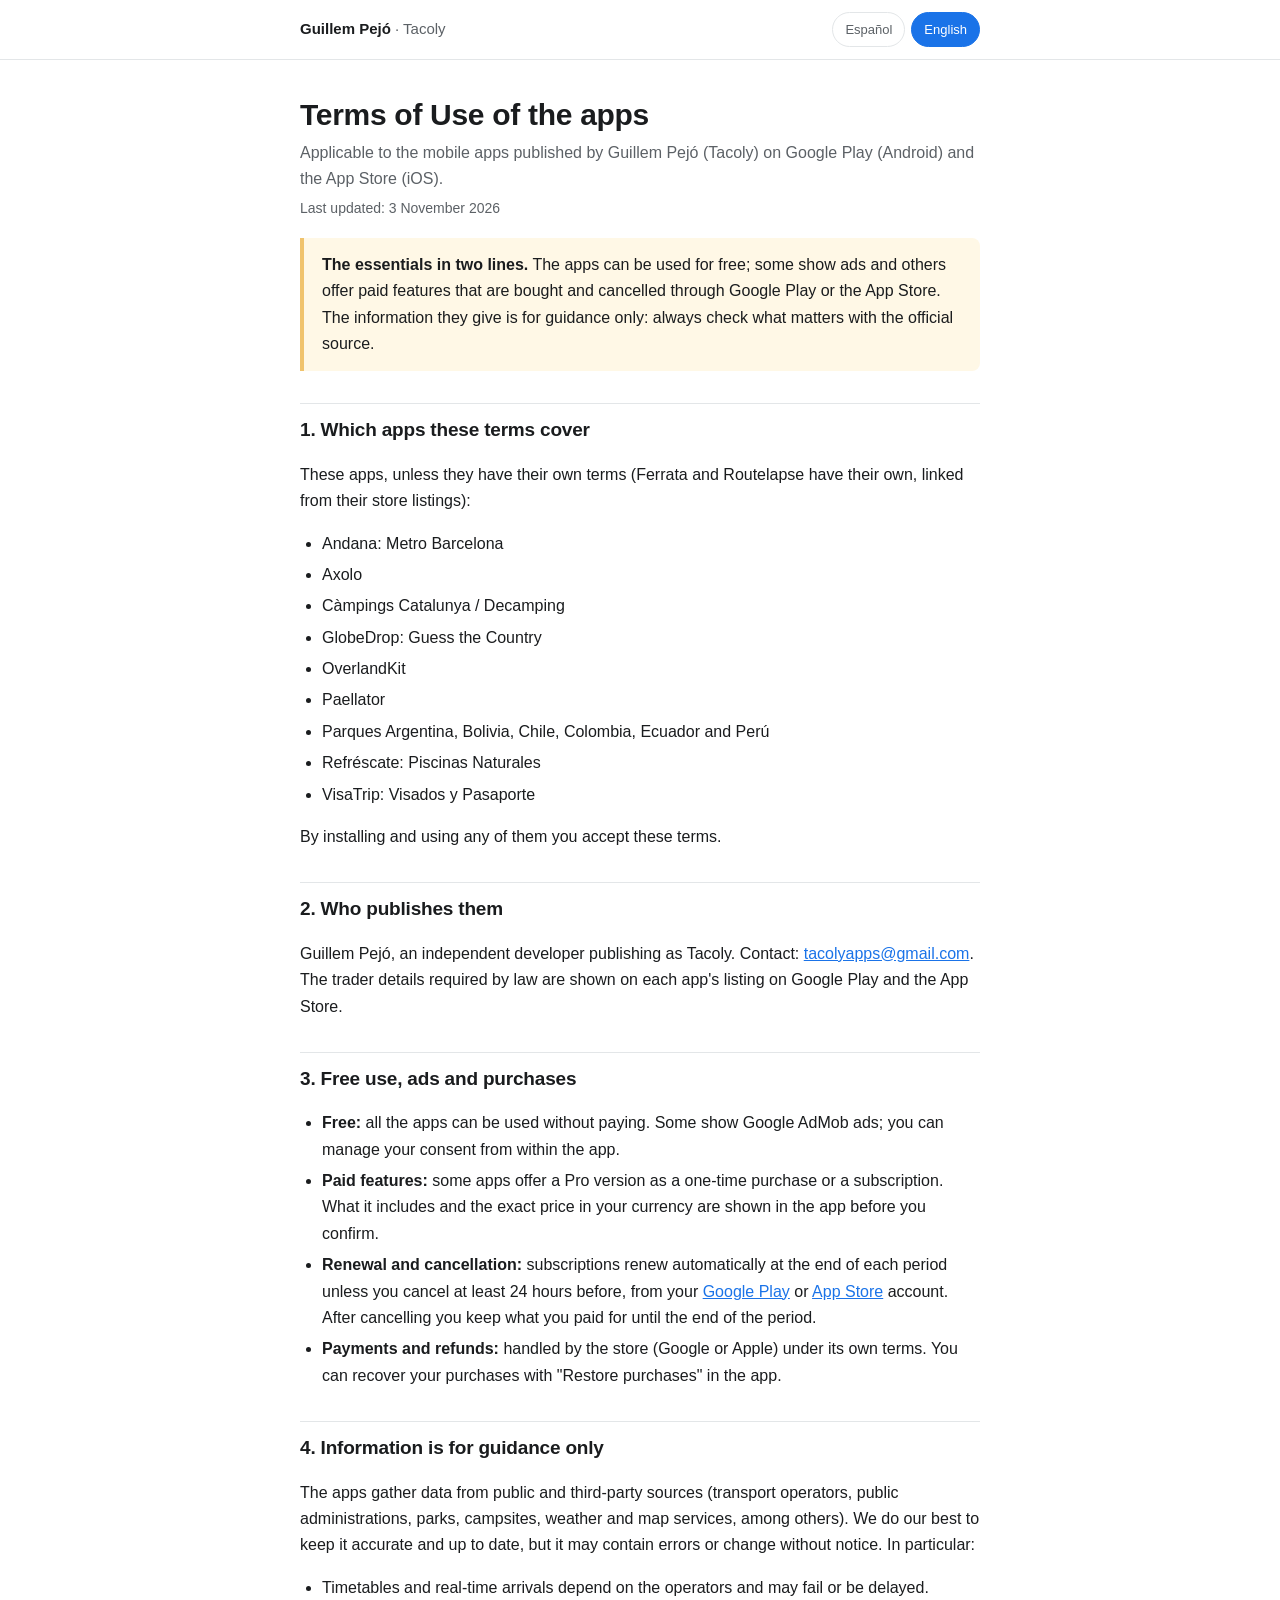
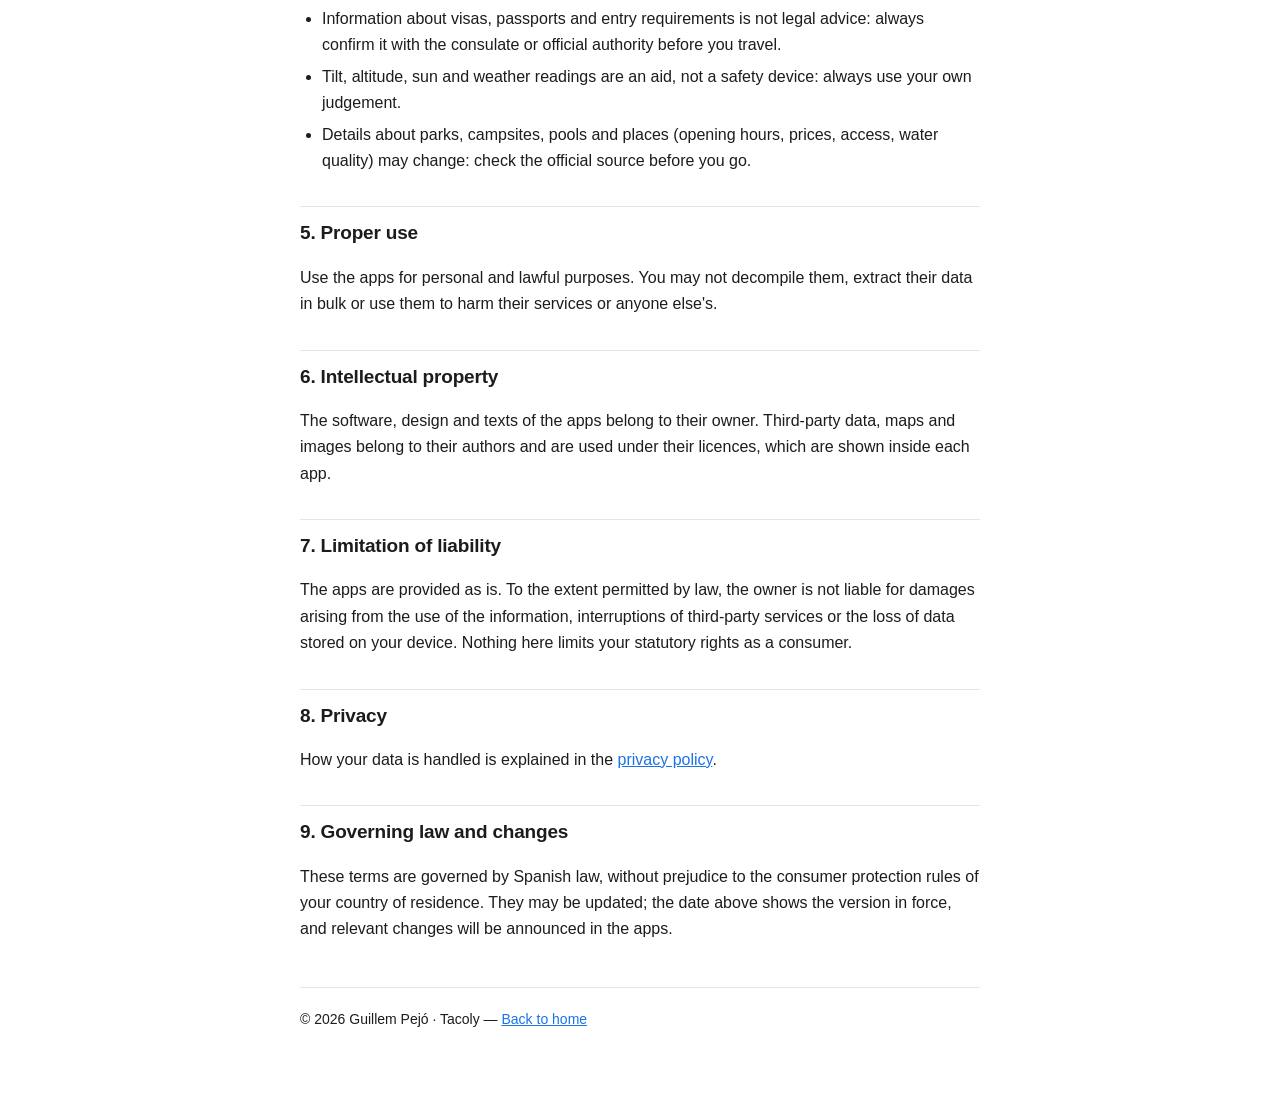
<file: terminos/index.html>
<!DOCTYPE html>
<html lang="es">
<head>
<meta charset="utf-8">
<meta name="viewport" content="width=device-width, initial-scale=1">
<title>Términos de uso de las aplicaciones · Guillem Pejó</title>
<meta name="description" content="Terms of use of the mobile apps published by Guillem Pejó (Tacoly) on Google Play and the App Store.">
<meta name="author" content="Guillem Pejó">
<meta name="robots" content="noindex, follow">
<link rel="shortcut icon" href="../img/favicon.ico">
<style>
:root{
  --bg:#ffffff; --fg:#1a1c1e; --muted:#5c6166; --line:#e3e6e8;
  --accent:#1a73e8; --card:#f7f9fa; --thead:#eef2f5; --warn-bg:#fff8e6; --warn-line:#f0c36d;
}
@media (prefers-color-scheme: dark){
  :root{
    --bg:#121417; --fg:#e6e9ec; --muted:#9aa2aa; --line:#2a2f35;
    --accent:#7cb0f5; --card:#181b1f; --thead:#1e2228; --warn-bg:#2a2416; --warn-line:#6b5722;
  }
}
*{box-sizing:border-box}
body{
  margin:0; background:var(--bg); color:var(--fg);
  font-family:-apple-system,BlinkMacSystemFont,"Segoe UI",Roboto,"Helvetica Neue",Arial,sans-serif;
  font-size:16px; line-height:1.65; -webkit-text-size-adjust:100%;
}
.wrap{max-width:720px; margin:0 auto; padding:0 20px 80px}
header.top{
  border-bottom:1px solid var(--line); background:var(--bg);
  position:sticky; top:0; z-index:10; padding:12px 0;
}
.top-inner{max-width:720px; margin:0 auto; padding:0 20px; display:flex; align-items:center; justify-content:space-between; gap:12px; flex-wrap:wrap}
.brand{font-weight:600; font-size:15px; text-decoration:none; color:var(--fg)}
.brand span{color:var(--muted); font-weight:400}
.langs{display:flex; gap:6px; flex-wrap:wrap}
.langs button{
  font:inherit; font-size:13px; font-weight:500; cursor:pointer;
  padding:6px 12px; border-radius:999px; border:1px solid var(--line);
  background:transparent; color:var(--muted);
}
.langs button[aria-pressed="true"]{background:var(--accent); border-color:var(--accent); color:#fff}
h1{font-size:30px; line-height:1.25; margin:36px 0 6px; letter-spacing:-.01em}
h2{font-size:19px; margin:32px 0 8px; padding-top:10px; border-top:1px solid var(--line); letter-spacing:-.01em}
p,li{color:var(--fg)}
.lead{color:var(--muted); margin:0 0 4px}
.updated{color:var(--muted); font-size:14px; margin:0 0 8px}
a{color:var(--accent)}
ul,ol{padding-left:22px}
li{margin:5px 0}
.card{background:var(--warn-bg); border-left:4px solid var(--warn-line); padding:14px 18px; margin:18px 0; border-radius:0 8px 8px 0}
.card p{margin:0}
footer{border-top:1px solid var(--line); margin-top:44px; padding-top:20px; color:var(--muted); font-size:14px}
footer p{margin:0}
[hidden]{display:none !important}
@media (max-width:560px){ h1{font-size:25px} }
</style>
</head>
<body>

<header class="top">
  <div class="top-inner">
    <a class="brand" href="../">Guillem Pejó <span>· Tacoly</span></a>
    <div class="langs">
    <button type="button" id="btn-es" onclick="setLang('es')" aria-pressed="true">Español</button>
    <button type="button" id="btn-en" onclick="setLang('en')" aria-pressed="false">English</button>
    </div>
  </div>
</header>

<div class="wrap">

<main id="es" lang="es">
<h1>Términos de uso de las aplicaciones</h1>
<p class="lead">Aplicables a las aplicaciones móviles publicadas por Guillem Pejó (Tacoly) en Google Play (Android) y la App Store (iOS).</p>
<p class="updated">Última actualización: 3 de noviembre de 2026</p>
<div class="card"><p><strong>Lo importante en dos líneas.</strong> Las apps se pueden usar gratis; algunas muestran anuncios y otras ofrecen funciones de pago que se compran y se cancelan desde Google Play o el App Store. La información que dan es orientativa: comprueba siempre lo importante con la fuente oficial.</p></div>
<h2>1. A qué apps se aplican</h2>
<p>A estas aplicaciones, salvo que tengan unos términos propios (Ferrata y Routelapse tienen los suyos, enlazados desde su ficha):</p>
<ul><li>Andana: Metro Barcelona</li><li>Axolo</li><li>Càmpings Catalunya / Decamping</li><li>GlobeDrop: Guess the Country</li><li>OverlandKit</li><li>Paellator</li><li>Parques Argentina, Bolivia, Chile, Colombia, Ecuador y Perú</li><li>Refréscate: Piscinas Naturales</li><li>VisaTrip: Visados y Pasaporte</li></ul>
<p>Al instalar y usar cualquiera de ellas aceptas estos términos.</p>
<h2>2. Quién las publica</h2>
<p>Guillem Pejó, desarrollador independiente que publica con el nombre Tacoly. Contacto: <a href="mailto:tacolyapps@gmail.com">tacolyapps@gmail.com</a>. Los datos de comerciante que exige la ley figuran en la ficha de cada app en Google Play y en la App Store.</p>
<h2>3. Uso gratuito, anuncios y compras</h2>
<ul><li><strong>Gratis:</strong> todas las apps se pueden usar sin pagar. Algunas muestran anuncios de Google AdMob; puedes gestionar tu consentimiento desde la propia app.</li><li><strong>Funciones de pago:</strong> algunas apps ofrecen una versión Pro como compra única o como suscripción. Lo que incluye y el precio exacto en tu moneda se muestran en la app antes de confirmar.</li><li><strong>Renovación y cancelación:</strong> las suscripciones se renuevan solas al final de cada periodo salvo que las canceles al menos 24 horas antes, desde tu cuenta de <a href="https://play.google.com/store/account/subscriptions">Google Play</a> o del <a href="https://apps.apple.com/account/subscriptions">App Store</a>. Al cancelar mantienes lo pagado hasta el final del periodo.</li><li><strong>Pagos y reembolsos:</strong> los gestiona la tienda (Google o Apple) según sus propias condiciones. Puedes recuperar tus compras con «Restaurar compras» en la app.</li></ul>
<h2>4. La información es orientativa</h2>
<p>Las apps reúnen datos de fuentes públicas y de terceros (operadores de transporte, administraciones, parques, campings, servicios meteorológicos y de mapas, entre otros). Hacemos lo posible por que sean correctos y estén al día, pero pueden contener errores o cambiar sin aviso. En particular:</p>
<ul><li>Los horarios y llegadas en tiempo real dependen de los operadores y pueden fallar o retrasarse.</li><li>La información sobre visados, pasaportes y requisitos de entrada no es asesoramiento legal: confírmala siempre con el consulado o la autoridad oficial antes de viajar.</li><li>Las medidas de inclinación, altitud, sol y tiempo son una ayuda, no un dispositivo de seguridad: decide siempre con tu propio criterio.</li><li>Los datos de parques, campings, piscinas y lugares (horarios, precios, accesos, estado del agua) pueden cambiar: consulta la fuente oficial antes de ir.</li></ul>
<h2>5. Uso correcto</h2>
<p>Usa las apps para fines personales y lícitos. No está permitido descompilarlas, extraer sus datos de forma masiva ni usarlas para dañar sus servicios o los de terceros.</p>
<h2>6. Propiedad intelectual</h2>
<p>El software, el diseño y los textos de las apps son del titular. Los datos, mapas e imágenes de terceros pertenecen a sus autores y se usan con sus licencias, que se indican dentro de cada app.</p>
<h2>7. Limitación de responsabilidad</h2>
<p>Las apps se ofrecen tal cual. En la medida permitida por la ley, el titular no responde de daños derivados del uso de la información, de interrupciones de servicios de terceros ni de la pérdida de datos guardados en tu dispositivo. Nada de esto limita los derechos que te reconoce la ley como consumidor.</p>
<h2>8. Privacidad</h2>
<p>Cómo se tratan tus datos está explicado en la <a href="../apps-privacy/">política de privacidad</a>.</p>
<h2>9. Ley aplicable y cambios</h2>
<p>Estos términos se rigen por la ley española, sin perjuicio de las normas de protección de los consumidores de tu país de residencia. Pueden actualizarse; la fecha de arriba indica la versión vigente y los cambios relevantes se avisarán en las apps.</p>
<footer><p>© 2026 Guillem Pejó · Tacoly — <a href="../">Volver al inicio</a></p></footer>
</main>

<main id="en" lang="en" hidden>
<h1>Terms of Use of the apps</h1>
<p class="lead">Applicable to the mobile apps published by Guillem Pejó (Tacoly) on Google Play (Android) and the App Store (iOS).</p>
<p class="updated">Last updated: 3 November 2026</p>
<div class="card"><p><strong>The essentials in two lines.</strong> The apps can be used for free; some show ads and others offer paid features that are bought and cancelled through Google Play or the App Store. The information they give is for guidance only: always check what matters with the official source.</p></div>
<h2>1. Which apps these terms cover</h2>
<p>These apps, unless they have their own terms (Ferrata and Routelapse have their own, linked from their store listings):</p>
<ul><li>Andana: Metro Barcelona</li><li>Axolo</li><li>Càmpings Catalunya / Decamping</li><li>GlobeDrop: Guess the Country</li><li>OverlandKit</li><li>Paellator</li><li>Parques Argentina, Bolivia, Chile, Colombia, Ecuador and Perú</li><li>Refréscate: Piscinas Naturales</li><li>VisaTrip: Visados y Pasaporte</li></ul>
<p>By installing and using any of them you accept these terms.</p>
<h2>2. Who publishes them</h2>
<p>Guillem Pejó, an independent developer publishing as Tacoly. Contact: <a href="mailto:tacolyapps@gmail.com">tacolyapps@gmail.com</a>. The trader details required by law are shown on each app's listing on Google Play and the App Store.</p>
<h2>3. Free use, ads and purchases</h2>
<ul><li><strong>Free:</strong> all the apps can be used without paying. Some show Google AdMob ads; you can manage your consent from within the app.</li><li><strong>Paid features:</strong> some apps offer a Pro version as a one-time purchase or a subscription. What it includes and the exact price in your currency are shown in the app before you confirm.</li><li><strong>Renewal and cancellation:</strong> subscriptions renew automatically at the end of each period unless you cancel at least 24 hours before, from your <a href="https://play.google.com/store/account/subscriptions">Google Play</a> or <a href="https://apps.apple.com/account/subscriptions">App Store</a> account. After cancelling you keep what you paid for until the end of the period.</li><li><strong>Payments and refunds:</strong> handled by the store (Google or Apple) under its own terms. You can recover your purchases with "Restore purchases" in the app.</li></ul>
<h2>4. Information is for guidance only</h2>
<p>The apps gather data from public and third-party sources (transport operators, public administrations, parks, campsites, weather and map services, among others). We do our best to keep it accurate and up to date, but it may contain errors or change without notice. In particular:</p>
<ul><li>Timetables and real-time arrivals depend on the operators and may fail or be delayed.</li><li>Information about visas, passports and entry requirements is not legal advice: always confirm it with the consulate or official authority before you travel.</li><li>Tilt, altitude, sun and weather readings are an aid, not a safety device: always use your own judgement.</li><li>Details about parks, campsites, pools and places (opening hours, prices, access, water quality) may change: check the official source before you go.</li></ul>
<h2>5. Proper use</h2>
<p>Use the apps for personal and lawful purposes. You may not decompile them, extract their data in bulk or use them to harm their services or anyone else's.</p>
<h2>6. Intellectual property</h2>
<p>The software, design and texts of the apps belong to their owner. Third-party data, maps and images belong to their authors and are used under their licences, which are shown inside each app.</p>
<h2>7. Limitation of liability</h2>
<p>The apps are provided as is. To the extent permitted by law, the owner is not liable for damages arising from the use of the information, interruptions of third-party services or the loss of data stored on your device. Nothing here limits your statutory rights as a consumer.</p>
<h2>8. Privacy</h2>
<p>How your data is handled is explained in the <a href="../apps-privacy/">privacy policy</a>.</p>
<h2>9. Governing law and changes</h2>
<p>These terms are governed by Spanish law, without prejudice to the consumer protection rules of your country of residence. They may be updated; the date above shows the version in force, and relevant changes will be announced in the apps.</p>
<footer><p>© 2026 Guillem Pejó · Tacoly — <a href="../">Back to home</a></p></footer>
</main>

</div>

<script>
var LANGS = ['es', 'en'];
var TITLES = {"es": "Términos de uso de las aplicaciones", "en": "Terms of Use of the apps"};
function setLang(lang) {
  if (LANGS.indexOf(lang) < 0) lang = 'en';
  LANGS.forEach(function (c) {
    document.getElementById(c).hidden = c !== lang;
    document.getElementById('btn-' + c).setAttribute('aria-pressed', c === lang ? 'true' : 'false');
  });
  document.documentElement.lang = lang;
  document.title = TITLES[lang] + ' · Guillem Pejó';
  try { localStorage.setItem('terms-lang', lang); } catch (e) {}
}
(function () {
  var p = null, saved = null;
  try { p = new URLSearchParams(location.search).get('lang'); } catch (e) {}
  try { saved = localStorage.getItem('terms-lang'); } catch (e) {}
  var nav = ((navigator.language || 'en') + '').slice(0, 2).toLowerCase();
  var lang = LANGS.indexOf(p) >= 0 ? p : LANGS.indexOf(saved) >= 0 ? saved : LANGS.indexOf(nav) >= 0 ? nav : 'en';
  setLang(lang);
})();
</script>

</body>
</html>
</file>
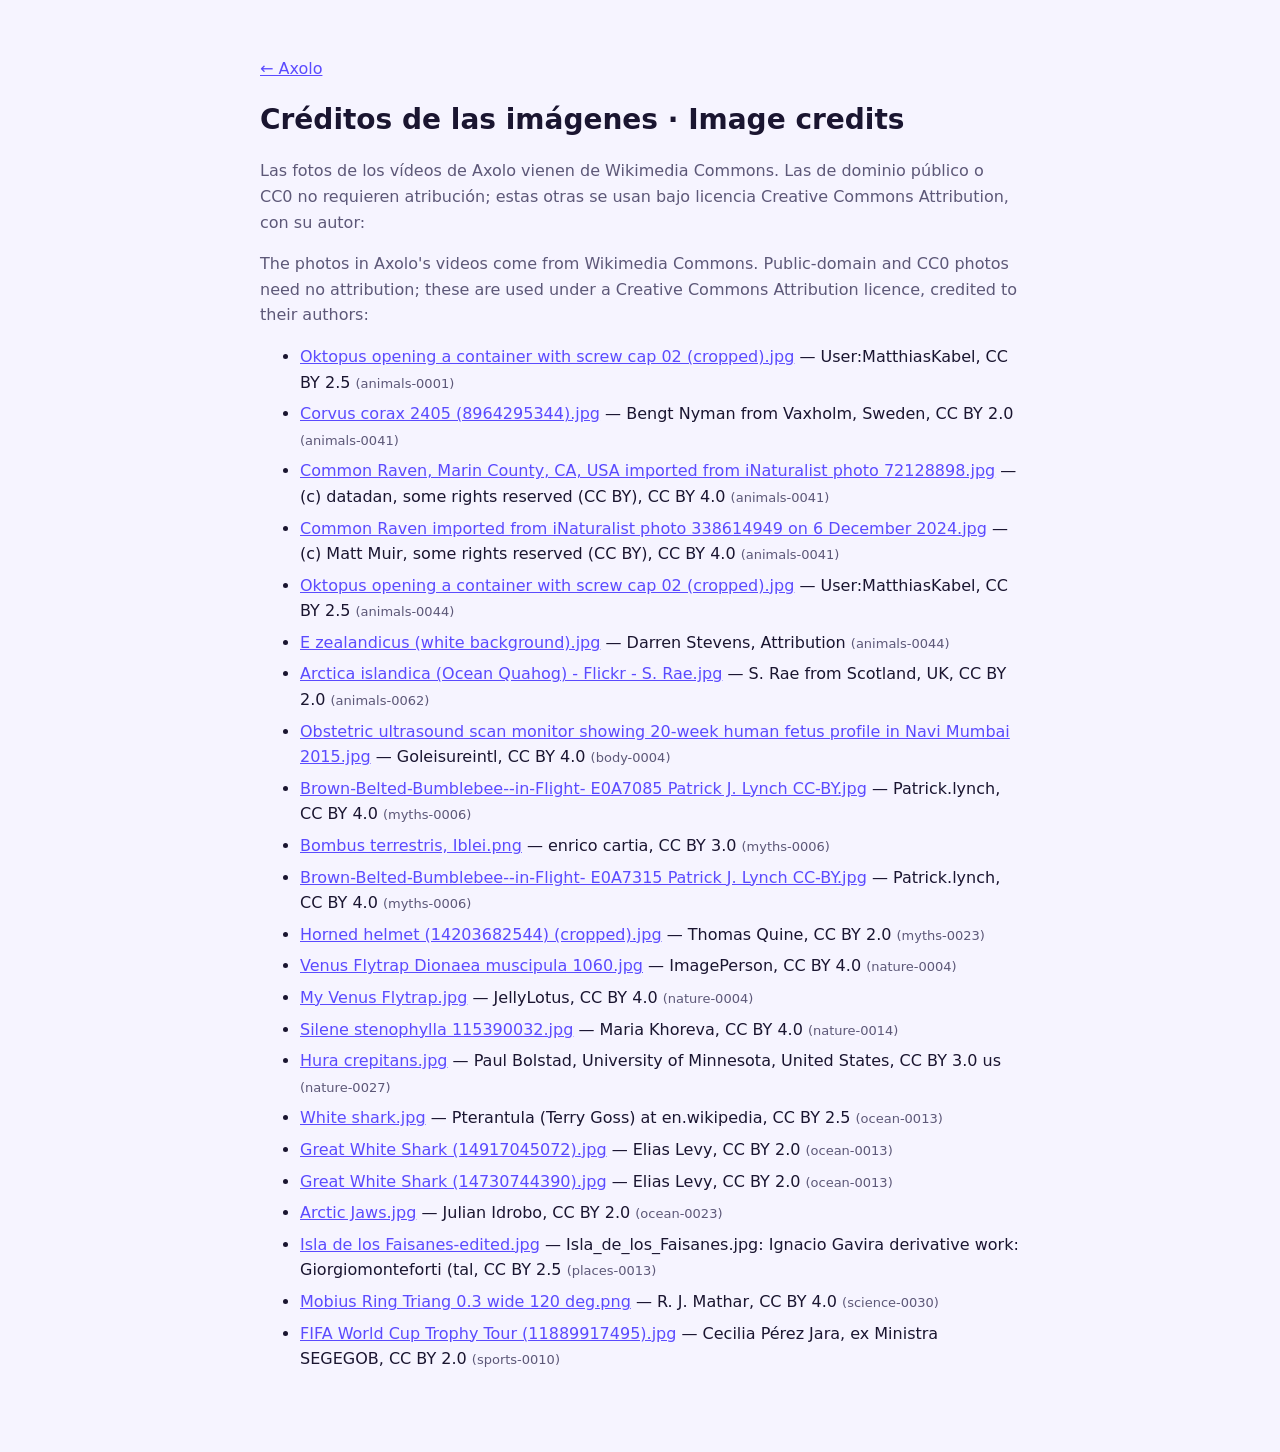
<file: axolo/creditos/index.html>
<!DOCTYPE html>
<html lang="es"><head><meta charset="utf-8"><meta name="viewport" content="width=device-width, initial-scale=1">
<title>Axolo · Créditos de las imágenes</title><meta name="robots" content="noindex">
<style>
:root{--bg:#f6f4ff;--ink:#1a1530;--muted:#5d5878;--brand:#5b4bff}
@media (prefers-color-scheme:dark){:root{--bg:#110f1f;--ink:#f4f2ff;--muted:#aaa5c9;--brand:#8d82ff}}
body{margin:0;background:var(--bg);color:var(--ink);font:16px/1.6 system-ui,-apple-system,sans-serif}
main{max-width:760px;margin:0 auto;padding:40px 20px 64px} h1{font-size:28px;margin:0 0 8px}
p{color:var(--muted)} a{color:var(--brand)} li{margin:6px 0} .id{color:var(--muted);font-size:13px}
</style></head><body><main>
<p><a href="../">← Axolo</a></p>
<h1>Créditos de las imágenes · Image credits</h1>
<p>Las fotos de los vídeos de Axolo vienen de Wikimedia Commons. Las de dominio público o CC0 no requieren
atribución; estas otras se usan bajo licencia Creative Commons Attribution, con su autor:</p>
<p>The photos in Axolo's videos come from Wikimedia Commons. Public-domain and CC0 photos need no attribution;
these are used under a Creative Commons Attribution licence, credited to their authors:</p>
<ul>
<li><a href="https://commons.wikimedia.org/wiki/File%3AOktopus_opening_a_container_with_screw_cap_02_%28cropped%29.jpg">Oktopus opening a container with screw cap 02 (cropped).jpg</a> — User:MatthiasKabel, CC BY 2.5 <span class="id">(animals-0001)</span></li>
<li><a href="https://commons.wikimedia.org/wiki/File%3ACorvus_corax_2405_%288964295344%29.jpg">Corvus corax 2405 (8964295344).jpg</a> — Bengt Nyman from Vaxholm, Sweden, CC BY 2.0 <span class="id">(animals-0041)</span></li>
<li><a href="https://commons.wikimedia.org/wiki/File%3ACommon_Raven%2C_Marin_County%2C_CA%2C_USA_imported_from_iNaturalist_photo_72128898.jpg">Common Raven, Marin County, CA, USA imported from iNaturalist photo 72128898.jpg</a> — (c) datadan, some rights reserved (CC BY), CC BY 4.0 <span class="id">(animals-0041)</span></li>
<li><a href="https://commons.wikimedia.org/wiki/File%3ACommon_Raven_imported_from_iNaturalist_photo_338614949_on_6_December_2024.jpg">Common Raven imported from iNaturalist photo 338614949 on 6 December 2024.jpg</a> — (c) Matt Muir, some rights reserved (CC BY), CC BY 4.0 <span class="id">(animals-0041)</span></li>
<li><a href="https://commons.wikimedia.org/wiki/File%3AOktopus_opening_a_container_with_screw_cap_02_%28cropped%29.jpg">Oktopus opening a container with screw cap 02 (cropped).jpg</a> — User:MatthiasKabel, CC BY 2.5 <span class="id">(animals-0044)</span></li>
<li><a href="https://commons.wikimedia.org/wiki/File%3AE_zealandicus_%28white_background%29.jpg">E zealandicus (white background).jpg</a> — Darren Stevens, Attribution <span class="id">(animals-0044)</span></li>
<li><a href="https://commons.wikimedia.org/wiki/File%3AArctica_islandica_%28Ocean_Quahog%29_-_Flickr_-_S._Rae.jpg">Arctica islandica (Ocean Quahog) - Flickr - S. Rae.jpg</a> — S. Rae from Scotland, UK, CC BY 2.0 <span class="id">(animals-0062)</span></li>
<li><a href="https://commons.wikimedia.org/wiki/File%3AObstetric_ultrasound_scan_monitor_showing_20-week_human_fetus_profile_in_Navi_Mumbai_2015.jpg">Obstetric ultrasound scan monitor showing 20-week human fetus profile in Navi Mumbai 2015.jpg</a> — Goleisureintl, CC BY 4.0 <span class="id">(body-0004)</span></li>
<li><a href="https://commons.wikimedia.org/wiki/File%3ABrown-Belted-Bumblebee--in-Flight-_E0A7085_Patrick_J._Lynch_CC-BY.jpg">Brown-Belted-Bumblebee--in-Flight- E0A7085 Patrick J. Lynch CC-BY.jpg</a> — Patrick.lynch, CC BY 4.0 <span class="id">(myths-0006)</span></li>
<li><a href="https://commons.wikimedia.org/wiki/File%3ABombus_terrestris%2C_Iblei.png">Bombus terrestris, Iblei.png</a> — enrico cartia, CC BY 3.0 <span class="id">(myths-0006)</span></li>
<li><a href="https://commons.wikimedia.org/wiki/File%3ABrown-Belted-Bumblebee--in-Flight-_E0A7315_Patrick_J._Lynch_CC-BY.jpg">Brown-Belted-Bumblebee--in-Flight- E0A7315 Patrick J. Lynch CC-BY.jpg</a> — Patrick.lynch, CC BY 4.0 <span class="id">(myths-0006)</span></li>
<li><a href="https://commons.wikimedia.org/wiki/File%3AHorned_helmet_%2814203682544%29_%28cropped%29.jpg">Horned helmet (14203682544) (cropped).jpg</a> — Thomas Quine, CC BY 2.0 <span class="id">(myths-0023)</span></li>
<li><a href="https://commons.wikimedia.org/wiki/File%3AVenus_Flytrap_Dionaea_muscipula_1060.jpg">Venus Flytrap Dionaea muscipula 1060.jpg</a> — ImagePerson, CC BY 4.0 <span class="id">(nature-0004)</span></li>
<li><a href="https://commons.wikimedia.org/wiki/File%3AMy_Venus_Flytrap.jpg">My Venus Flytrap.jpg</a> — JellyLotus, CC BY 4.0 <span class="id">(nature-0004)</span></li>
<li><a href="https://commons.wikimedia.org/wiki/File%3ASilene_stenophylla_115390032.jpg">Silene stenophylla 115390032.jpg</a> — Maria Khoreva, CC BY 4.0 <span class="id">(nature-0014)</span></li>
<li><a href="https://commons.wikimedia.org/wiki/File%3AHura_crepitans.jpg">Hura crepitans.jpg</a> — Paul Bolstad, University of Minnesota, United States, CC BY 3.0 us <span class="id">(nature-0027)</span></li>
<li><a href="https://commons.wikimedia.org/wiki/File%3AWhite_shark.jpg">White shark.jpg</a> — Pterantula (Terry Goss) at en.wikipedia, CC BY 2.5 <span class="id">(ocean-0013)</span></li>
<li><a href="https://commons.wikimedia.org/wiki/File%3AGreat_White_Shark_%2814917045072%29.jpg">Great White Shark (14917045072).jpg</a> — Elias Levy, CC BY 2.0 <span class="id">(ocean-0013)</span></li>
<li><a href="https://commons.wikimedia.org/wiki/File%3AGreat_White_Shark_%2814730744390%29.jpg">Great White Shark (14730744390).jpg</a> — Elias Levy, CC BY 2.0 <span class="id">(ocean-0013)</span></li>
<li><a href="https://commons.wikimedia.org/wiki/File%3AArctic_Jaws.jpg">Arctic Jaws.jpg</a> — Julian Idrobo, CC BY 2.0 <span class="id">(ocean-0023)</span></li>
<li><a href="https://commons.wikimedia.org/wiki/File%3AIsla_de_los_Faisanes-edited.jpg">Isla de los Faisanes-edited.jpg</a> — Isla_de_los_Faisanes.jpg: Ignacio Gavira derivative work: Giorgiomonteforti (tal, CC BY 2.5 <span class="id">(places-0013)</span></li>
<li><a href="https://commons.wikimedia.org/wiki/File%3AMobius_Ring_Triang_0.3_wide_120_deg.png">Mobius Ring Triang 0.3 wide 120 deg.png</a> — R. J. Mathar, CC BY 4.0 <span class="id">(science-0030)</span></li>
<li><a href="https://commons.wikimedia.org/wiki/File%3AFIFA_World_Cup_Trophy_Tour_%2811889917495%29.jpg">FIFA World Cup Trophy Tour (11889917495).jpg</a> — Cecilia Pérez Jara, ex Ministra SEGEGOB, CC BY 2.0 <span class="id">(sports-0010)</span></li>
</ul>
</main></body></html>
</file>
<file: css/site.css>
/* guillempejo.github.io — 9-oct-2026. Neutra a propósito: el color lo ponen los iconos de las apps.
   Un solo momento animado: la pantalla de inicio de la portada «instala» sus apps al cargar. */
:root {
  --bg: #F2F3F7; --surface: #FFFFFF; --ink: #1B2130; --text: #39404F; --muted: #646B7A; --line: #DCDFE7;
  --accent: #6A4CF2; --wall-a: #2A2F58; --wall-b: #5A3FD0;
  --display: 'Bricolage Grotesque', 'Figtree', system-ui, sans-serif;
  --body: 'Figtree', system-ui, -apple-system, 'Segoe UI', sans-serif;
  color-scheme: light dark;
}
@media (prefers-color-scheme: dark) {
  :root { --bg: #14161D; --surface: #1C1F29; --ink: #EEF0F6; --text: #C9CDD8; --muted: #959BAA; --line: #2C303D;
    --accent: #A592FF; --wall-a: #1E2142; --wall-b: #4630A8; }
}

*, *::before, *::after { box-sizing: border-box; }
html { -webkit-text-size-adjust: 100%; scroll-behavior: smooth; }
body { margin: 0; background: var(--bg); color: var(--text); font: 400 17px/1.6 var(--body); }
img { display: block; max-width: 100%; }
a { color: inherit; }
h1, h2, h3 { font-family: var(--display); color: var(--ink); margin: 0; letter-spacing: -0.02em; }
p { margin: 0; }
:focus-visible { outline: 3px solid var(--accent); outline-offset: 3px; border-radius: 6px; }

/* Idioma: el HTML trae los dos; se ve el que marca <html data-lang> (sin JS, inglés) */
html:not([data-lang="es"]) [data-l="es"], html[data-lang="es"] [data-l="en"] { display: none; }

/* ---------- Barra ---------- */
.bar { max-width: 1120px; margin: 0 auto; padding: 16px 24px; display: flex; align-items: center; justify-content: space-between; gap: 16px; }
.bar__name { display: inline-flex; align-items: center; gap: 10px; min-height: 48px; font: 700 17px var(--display); color: var(--ink); text-decoration: none; }
.lang { display: inline-flex; padding: 3px; border-radius: 999px; background: var(--surface); border: 1px solid var(--line); }
.lang button { min-width: 48px; min-height: 40px; padding: 0 12px; border: 0; border-radius: 999px; background: none; color: var(--muted);
  font: 600 14px var(--body); cursor: pointer; transition: background .15s, color .15s; }
.lang button[aria-pressed="true"] { background: var(--ink); color: var(--bg); }

/* ---------- Portada ---------- */
.hero { max-width: 1120px; margin: 0 auto; padding: 40px 24px 72px; display: grid; grid-template-columns: 1.1fr .9fr; gap: 56px; align-items: center; }
.hero__photo { width: 96px; height: 96px; border-radius: 50%; object-fit: cover; margin-bottom: 24px;
  box-shadow: 0 0 0 4px var(--surface), 0 0 0 6px color-mix(in srgb, var(--accent) 55%, transparent), 0 12px 28px rgba(27, 33, 48, .2); }
.hero h1 { font-size: clamp(46px, 6.6vw, 84px); line-height: .95; letter-spacing: -0.045em; font-weight: 800; }
.hero__lead { margin-top: 24px; font-size: clamp(19px, 1.9vw, 22px); line-height: 1.5; color: var(--ink); max-width: 34ch; }
.hero__facts { margin-top: 16px; color: var(--muted); max-width: 44ch; }
.hero__facts strong { color: var(--ink); font-weight: 700; }
.hero__actions { margin-top: 32px; display: flex; flex-wrap: wrap; align-items: center; gap: 12px 24px; }

.btn { display: inline-flex; align-items: center; justify-content: center; min-height: 52px; padding: 0 28px; border-radius: 999px;
  background: var(--ink); color: var(--bg); font-weight: 700; text-decoration: none; transition: transform .15s ease, background .15s; }
.btn:hover { transform: translateY(-2px); }
.btn:active { transform: none; }
.ext { display: inline-flex; align-items: center; gap: 8px; min-height: 48px; font-weight: 600; color: var(--ink);
  text-decoration: underline; text-decoration-thickness: 2px; text-underline-offset: 6px; text-decoration-color: color-mix(in srgb, var(--accent) 45%, transparent); }
.ext:hover { text-decoration-color: var(--accent); }

/* La pantalla de inicio: 12 iconos reales sobre un fondo de pantalla */
.home { position: relative; border-radius: 44px; padding: 36px 26px 30px; overflow: hidden;
  background: radial-gradient(120% 90% at 85% 0%, var(--wall-b) 0%, transparent 60%), linear-gradient(160deg, var(--wall-a), #12142A);
  box-shadow: 0 30px 60px -20px rgba(42, 47, 88, .45), inset 0 0 0 1px rgba(255, 255, 255, .08); }
.home ul { list-style: none; margin: 0; padding: 0; display: grid; grid-template-columns: repeat(4, 1fr); gap: 22px 10px; }
.home a { display: flex; flex-direction: column; align-items: center; gap: 8px; text-decoration: none; color: #fff; border-radius: 18px; padding: 4px 0; }
.home img { width: min(76px, 100%); height: auto; aspect-ratio: 1; border-radius: 23%; box-shadow: 0 6px 16px rgba(0, 0, 0, .35);
  transition: transform .2s ease; }
.home a:hover img { transform: scale(1.06); }
.home span { font-size: 12.5px; font-weight: 500; line-height: 1.2; text-align: center; color: rgba(255, 255, 255, .92); }
.home li { animation: install .5s cubic-bezier(.2, .9, .3, 1.25) backwards; }
.home li:nth-child(1) { animation-delay: .10s } .home li:nth-child(2) { animation-delay: .16s } .home li:nth-child(3) { animation-delay: .22s }
.home li:nth-child(4) { animation-delay: .28s } .home li:nth-child(5) { animation-delay: .34s } .home li:nth-child(6) { animation-delay: .40s }
.home li:nth-child(7) { animation-delay: .46s } .home li:nth-child(8) { animation-delay: .52s } .home li:nth-child(9) { animation-delay: .58s }
.home li:nth-child(10) { animation-delay: .64s } .home li:nth-child(11) { animation-delay: .70s } .home li:nth-child(12) { animation-delay: .76s }
.home li:nth-child(13) { animation-delay: .82s } .home li:nth-child(14) { animation-delay: .88s } .home li:nth-child(15) { animation-delay: .94s } .home li:nth-child(16) { animation-delay: 1.00s }
@keyframes install { from { opacity: 0; transform: scale(.55); } }

/* ---------- Secciones ---------- */
.sec { max-width: 1120px; margin: 0 auto; padding: 72px 24px 0; scroll-margin-top: 16px; }
.sec__head { max-width: 680px; margin-bottom: 32px; }
.sec__head h2 { font-size: clamp(30px, 3.6vw, 44px); line-height: 1.08; font-weight: 700; }
.sec__head p { margin-top: 12px; color: var(--muted); }

/* Apps destacadas: cada tarjeta lleva un tinte suave del color de su icono */
.apps { display: grid; grid-template-columns: repeat(2, 1fr); gap: 20px; }
.app { display: flex; flex-direction: column; gap: 12px; padding: 28px; border-radius: 24px; scroll-margin-top: 16px;
  background: color-mix(in srgb, var(--c) 8%, var(--surface)); border: 1px solid color-mix(in srgb, var(--c) 18%, var(--line)); }
.app__icon { width: 72px; height: 72px; border-radius: 23%; box-shadow: 0 8px 20px color-mix(in srgb, var(--c) 35%, transparent); }
.app h3 { font-size: 26px; margin-top: 6px; }
.app p { max-width: 52ch; }
.chips { list-style: none; margin: 4px 0 0; padding: 0; display: flex; flex-wrap: wrap; gap: 8px; }
.chips li { font-size: 13.5px; font-weight: 600; padding: 4px 12px; border-radius: 999px; color: var(--ink);
  background: color-mix(in srgb, var(--c) 12%, var(--surface)); }
.chips .chips__soon { background: none; box-shadow: inset 0 0 0 1.5px color-mix(in srgb, var(--c) 40%, var(--line)); color: var(--muted); }
.stores { margin-top: auto; padding-top: 8px; display: flex; flex-wrap: wrap; gap: 10px; }
.store { display: inline-flex; align-items: center; min-height: 48px; padding: 0 20px; border-radius: 14px; font-weight: 700; font-size: 15px;
  text-decoration: none; color: var(--ink); background: var(--surface); border: 1.5px solid var(--line); transition: border-color .15s, background .15s; }
.store:hover { border-color: var(--ink); }

/* El resto: en lista, con menos peso que las destacadas */
.more { list-style: none; margin: 20px 0 0; padding: 0; background: var(--surface); border: 1px solid var(--line); border-radius: 24px; }
.more li { display: grid; grid-template-columns: 108px 1fr auto; align-items: center; gap: 20px; padding: 20px 24px; scroll-margin-top: 16px; }
.more li + li { border-top: 1px solid var(--line); }
.more__icons { display: flex; justify-content: center; }
.more__icons img { width: 44px; height: 44px; border-radius: 23%; border: 2px solid var(--surface); }
.more__icons img + img { margin-left: -12px; }
.more h3 { font-size: 19px; }
.more p { font-size: 15.5px; color: var(--muted); }
.count { font: 600 13px var(--body); letter-spacing: 0; color: var(--muted); margin-left: 6px; }
.sec__links { margin-top: 20px; display: flex; flex-wrap: wrap; gap: 4px 28px; }

/* Más allá de las apps */
.beyond { display: grid; grid-template-columns: repeat(3, 1fr); gap: 40px; }
.beyond > div { padding-top: 20px; border-top: 2px solid var(--ink); }
.beyond h3 { font-size: 22px; margin-bottom: 10px; }
.beyond a { color: var(--ink); font-weight: 600; text-decoration-color: color-mix(in srgb, var(--accent) 45%, transparent); text-underline-offset: 4px; }

/* Herramientas */
.stack { margin: 0; display: grid; grid-template-columns: 1fr 1fr; gap: 0 40px; }
.stack > div { display: grid; grid-template-columns: 140px 1fr; gap: 16px; padding: 18px 0; border-top: 1px solid var(--line); }
.stack dt { font-weight: 700; color: var(--ink); }
.stack dd { margin: 0; }

/* ---------- Pie ---------- */
.foot { max-width: 1120px; margin: 96px auto 0; padding: 0 24px 48px; }
.foot__contact { padding: 48px; border-radius: 32px; background: var(--ink); display: flex; flex-wrap: wrap; align-items: center; justify-content: space-between; gap: 24px; }
.foot__contact h2 { color: var(--bg); font-size: clamp(26px, 3vw, 36px); font-weight: 700; }
.foot__contact .btn { background: var(--bg); color: var(--ink); }
.foot__links { margin-top: 28px; display: flex; flex-wrap: wrap; gap: 0 28px; }
.foot__links a { display: inline-flex; align-items: center; min-height: 48px; color: var(--muted); font-size: 15px; text-underline-offset: 4px; }
.foot__links a:hover { color: var(--ink); }
.foot__small { margin-top: 8px; font-size: 14px; color: var(--muted); }

/* ---------- Móvil ---------- */
@media (max-width: 880px) {
  .hero { grid-template-columns: 1fr; gap: 40px; padding-top: 24px; }
  .home { max-width: 460px; }
  .apps, .beyond, .stack { grid-template-columns: 1fr; }
  .beyond { gap: 28px; }
  .more li { grid-template-columns: auto 1fr; }
  .more li .store { grid-column: 1 / -1; justify-self: start; }
}
@media (max-width: 560px) {
  body { font-size: 16px; }
  .bar, .hero, .sec, .foot { padding-left: 16px; padding-right: 16px; }
  .home { border-radius: 36px; padding: 28px 14px 24px; }
  .home ul { gap: 18px 6px; }
  .home span { font-size: 11.5px; }
  .app { padding: 22px; }
  .hero { padding-bottom: 16px; }
  .hero__actions { gap: 4px 22px; }
  .hero__actions .btn { flex-basis: 100%; }
  .hero__photo { width: 80px; height: 80px; margin-bottom: 20px; }
  .sec { padding-top: 64px; }
  .more li { grid-template-columns: 1fr; padding: 20px; gap: 12px; }
  .more__icons { justify-content: flex-start; }
  .more__icons img { width: 40px; height: 40px; }
  .stack > div { grid-template-columns: 1fr; gap: 4px; }
  .foot__contact { padding: 32px 24px; }
}
@media (prefers-reduced-motion: reduce) {
  html { scroll-behavior: auto; }
  .home li { animation: none; }
  .btn, .home img { transition: none; }
}
</file>
